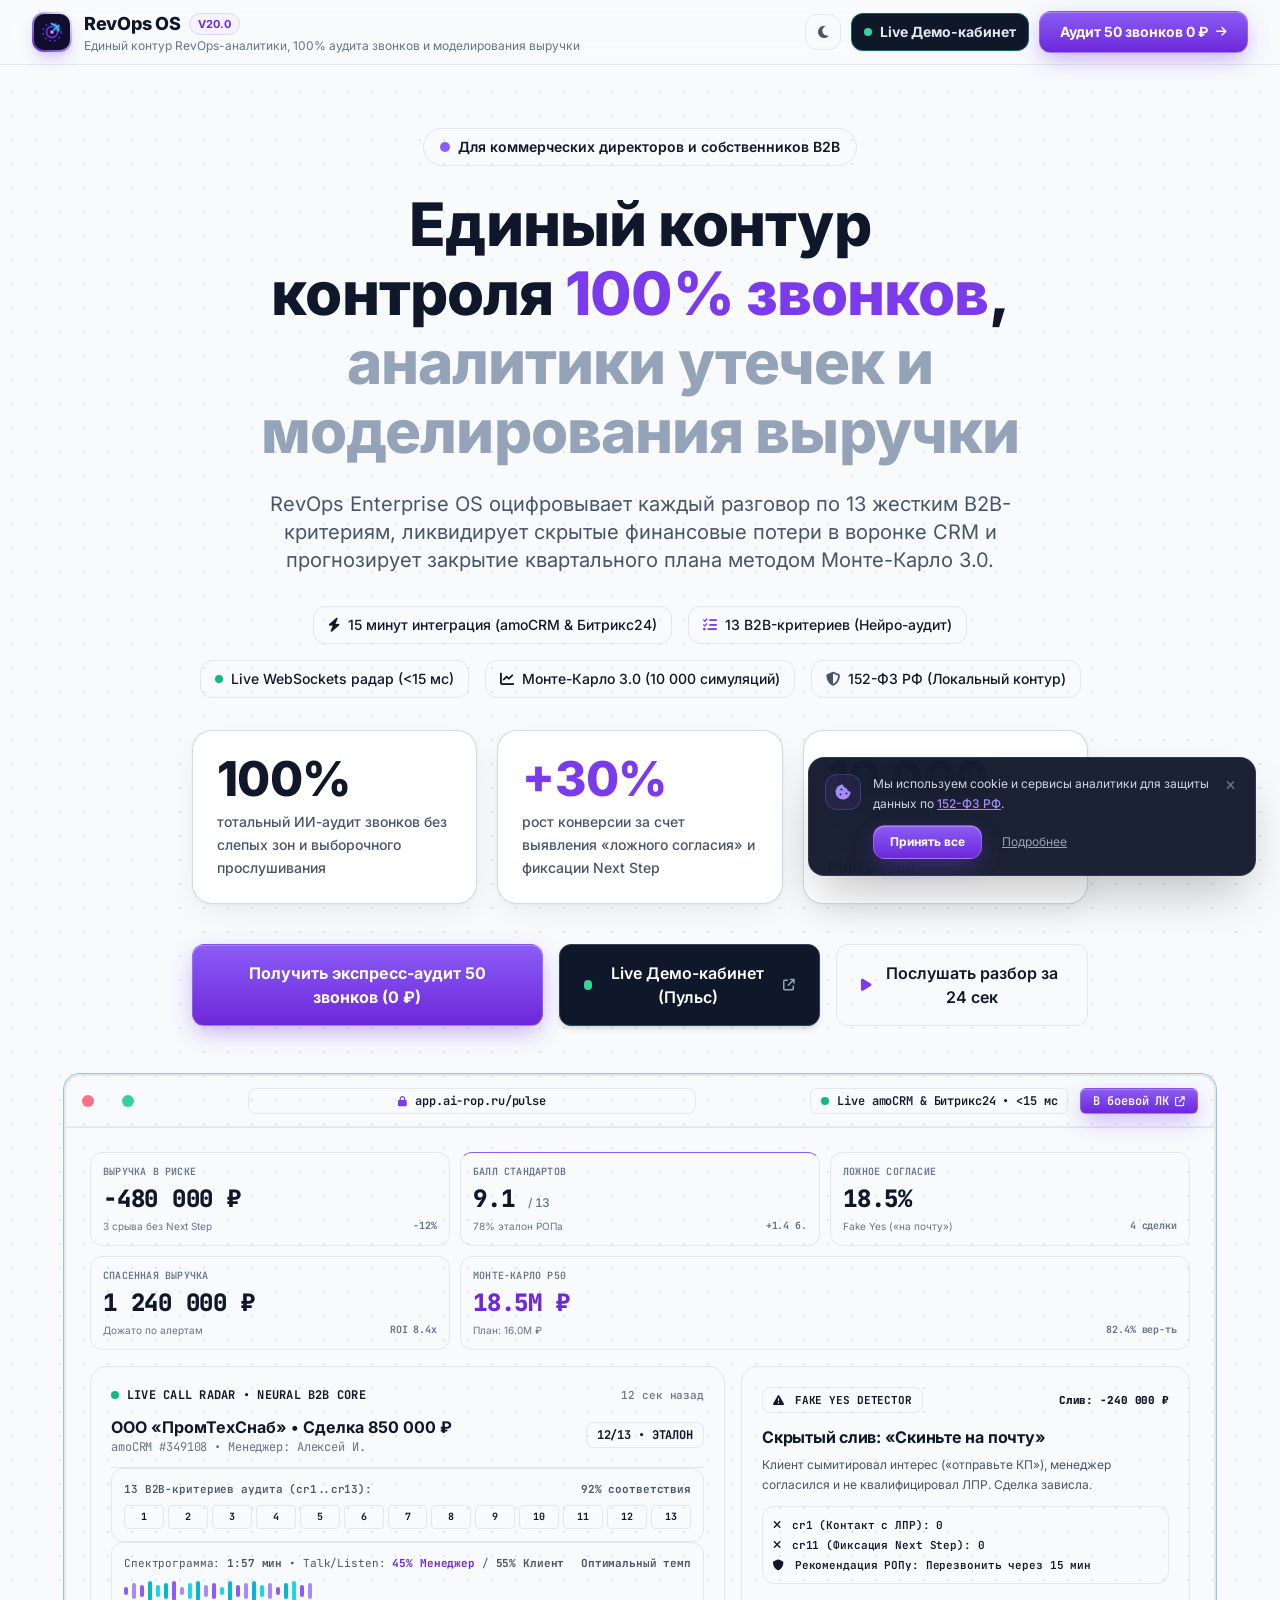
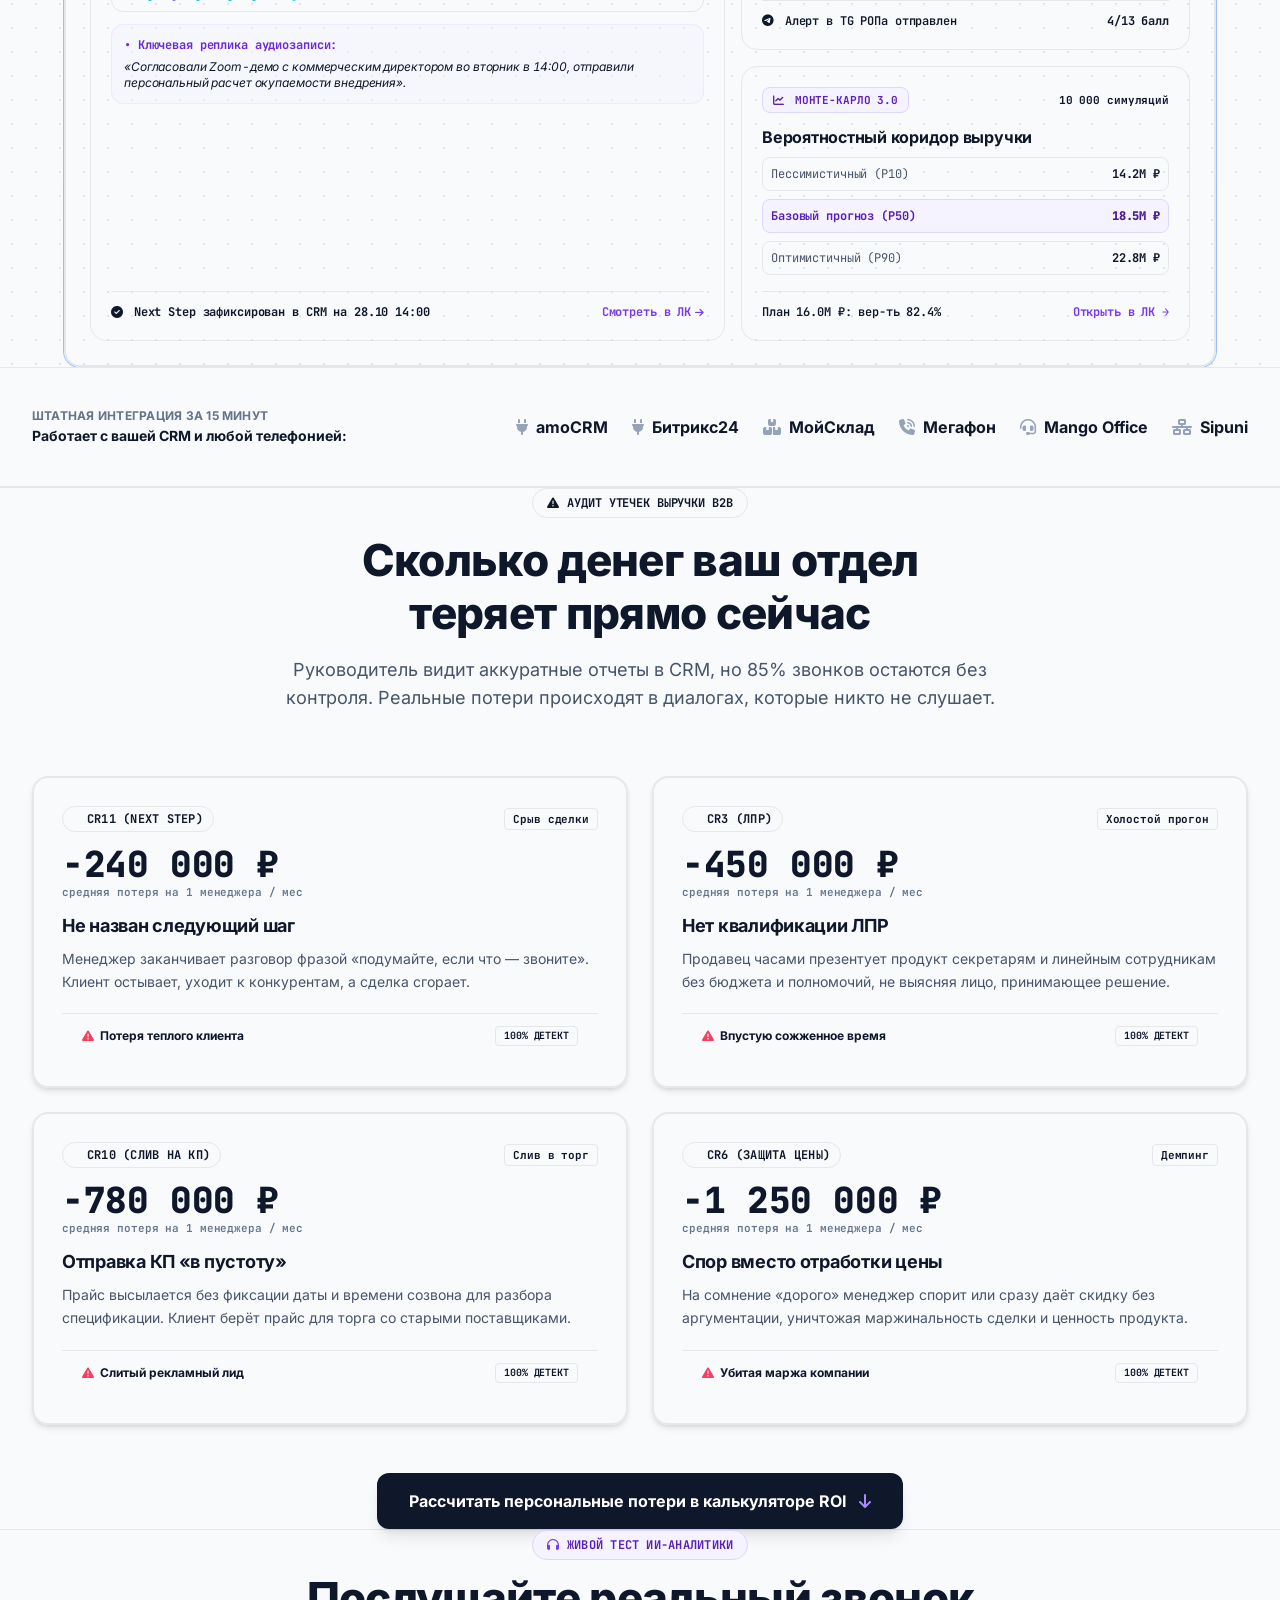
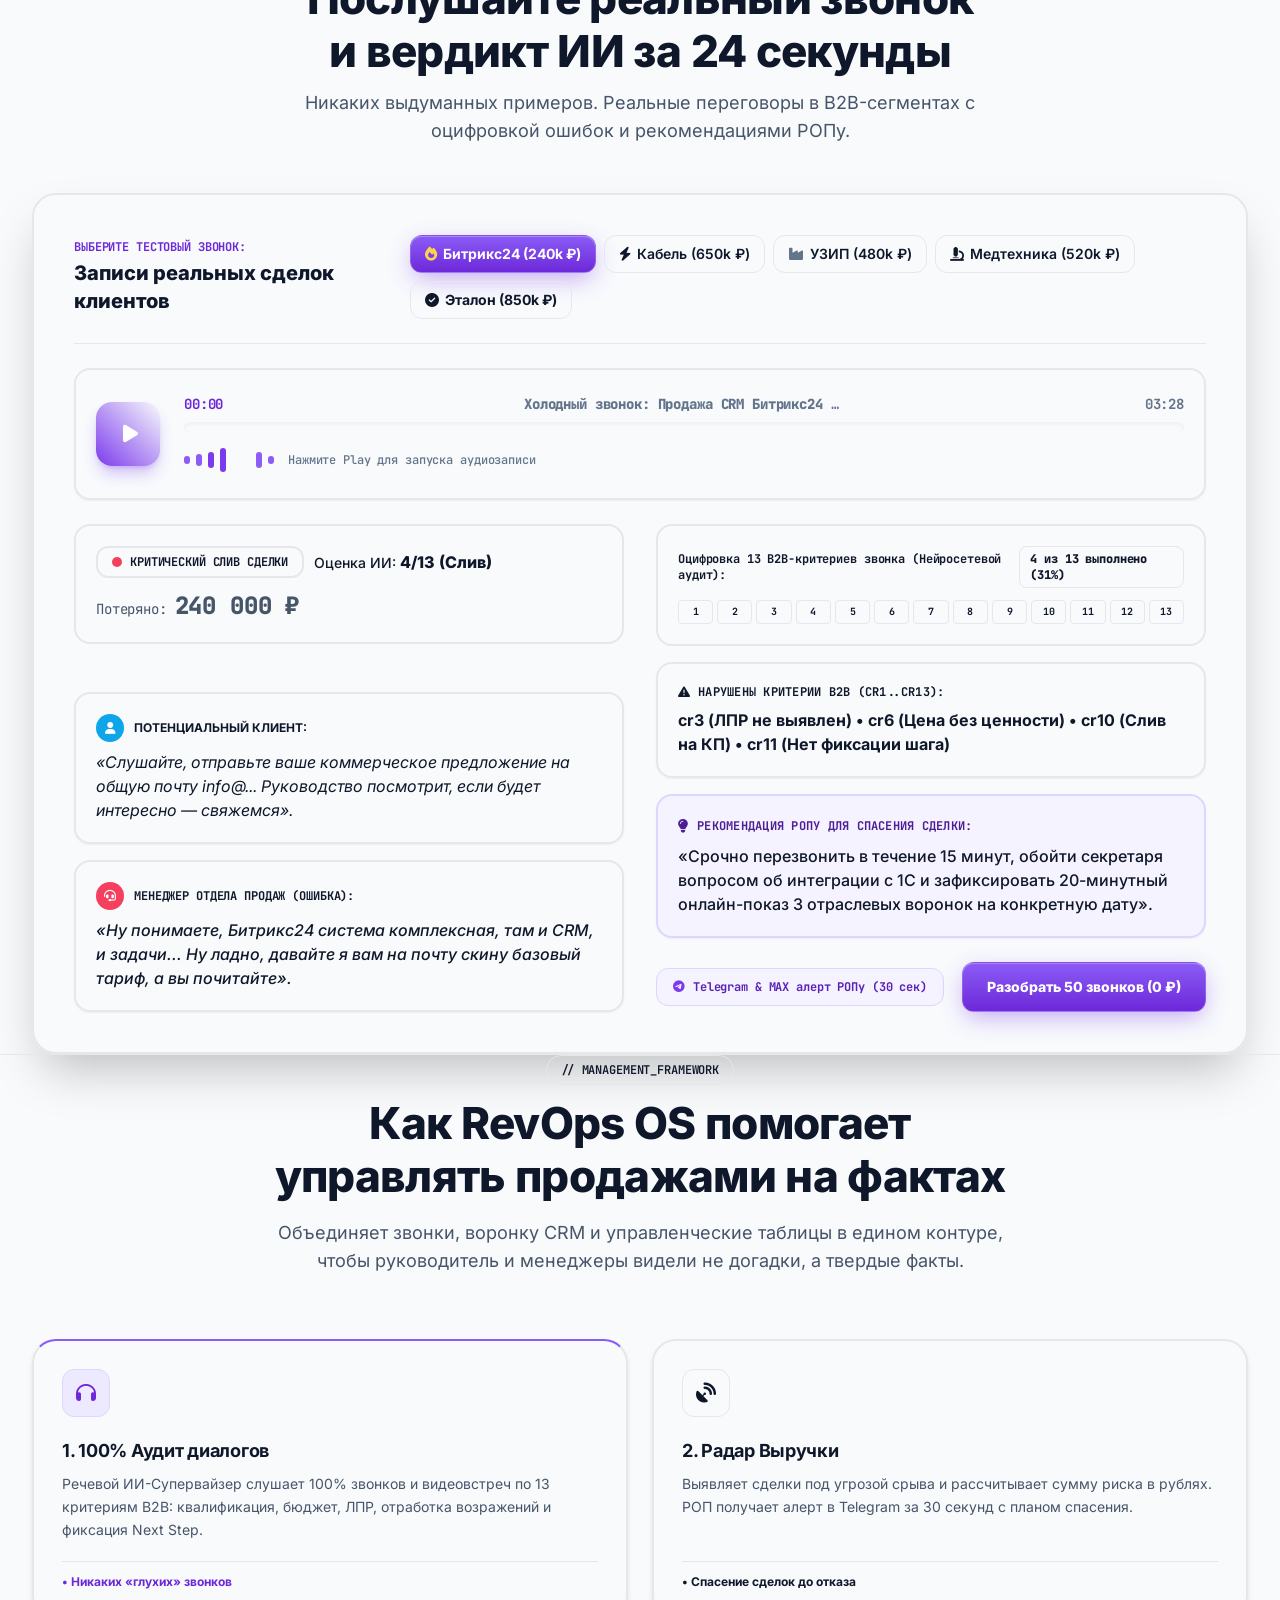
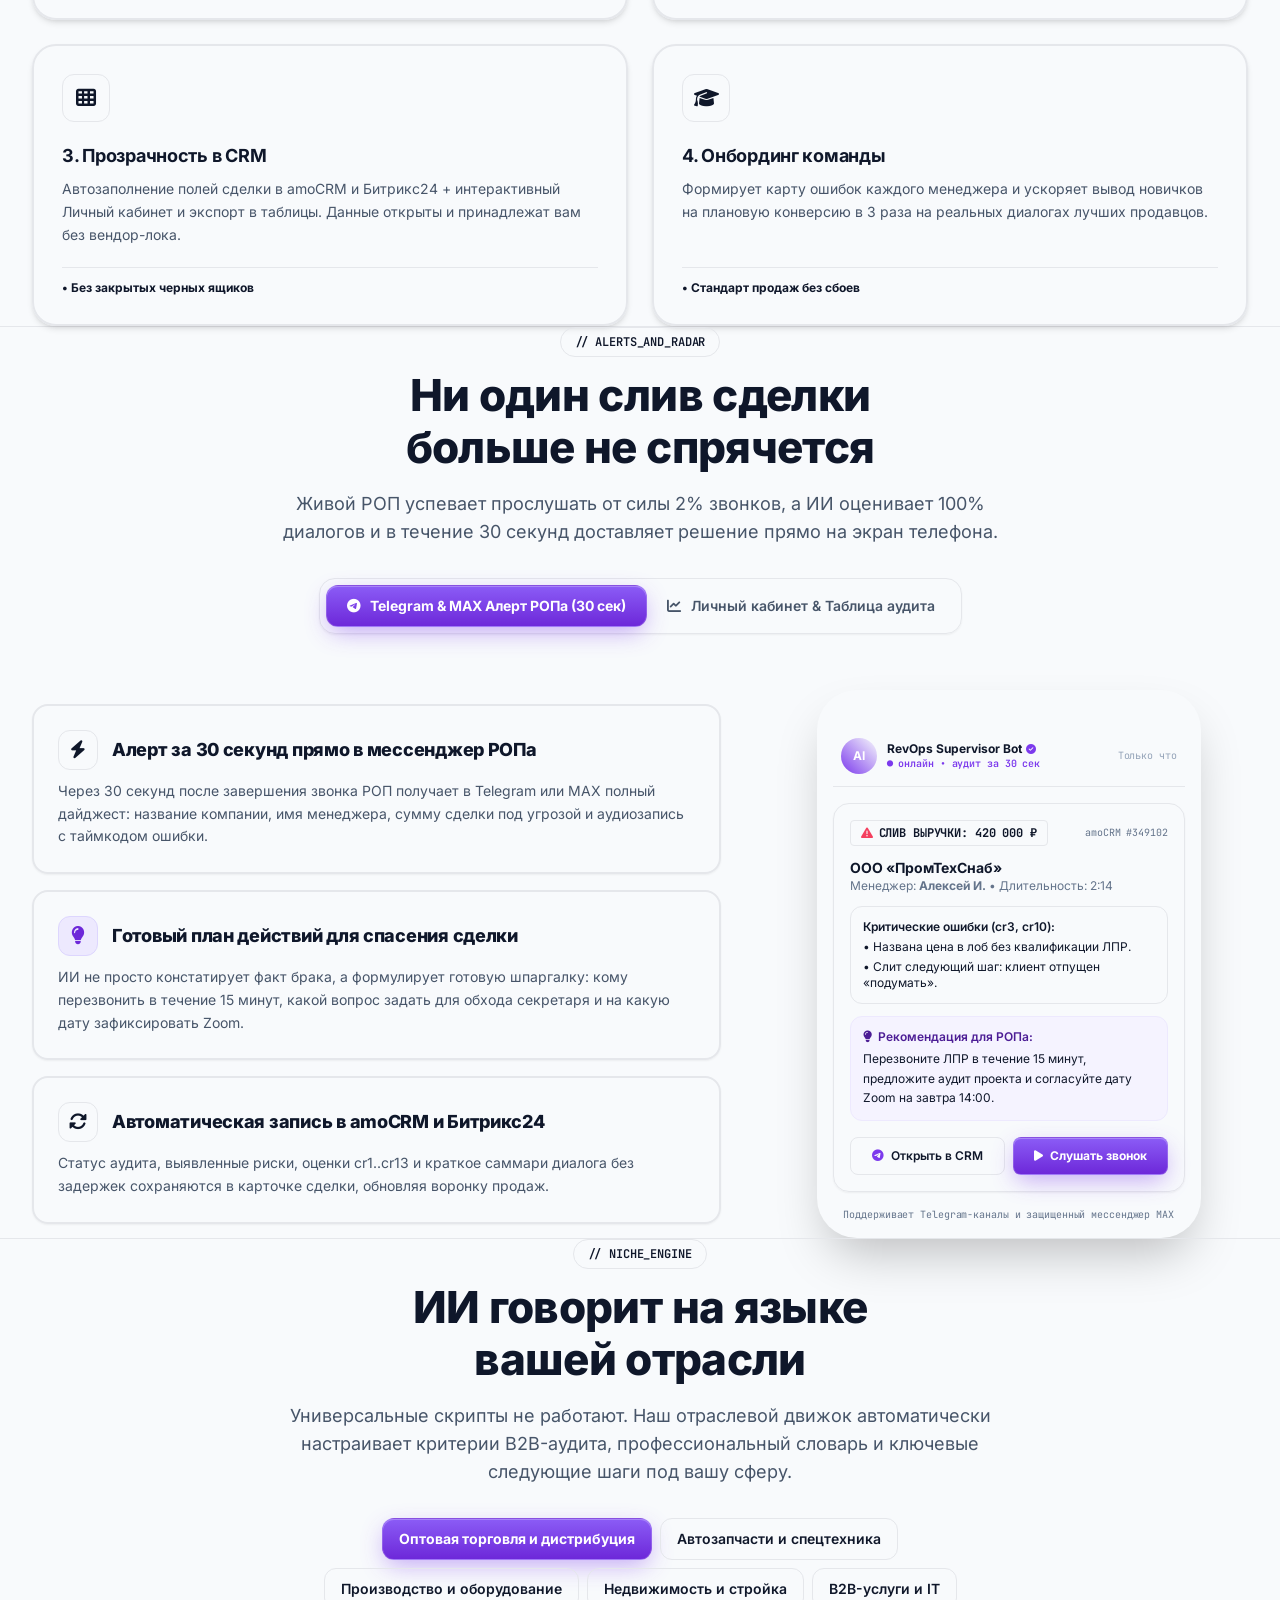
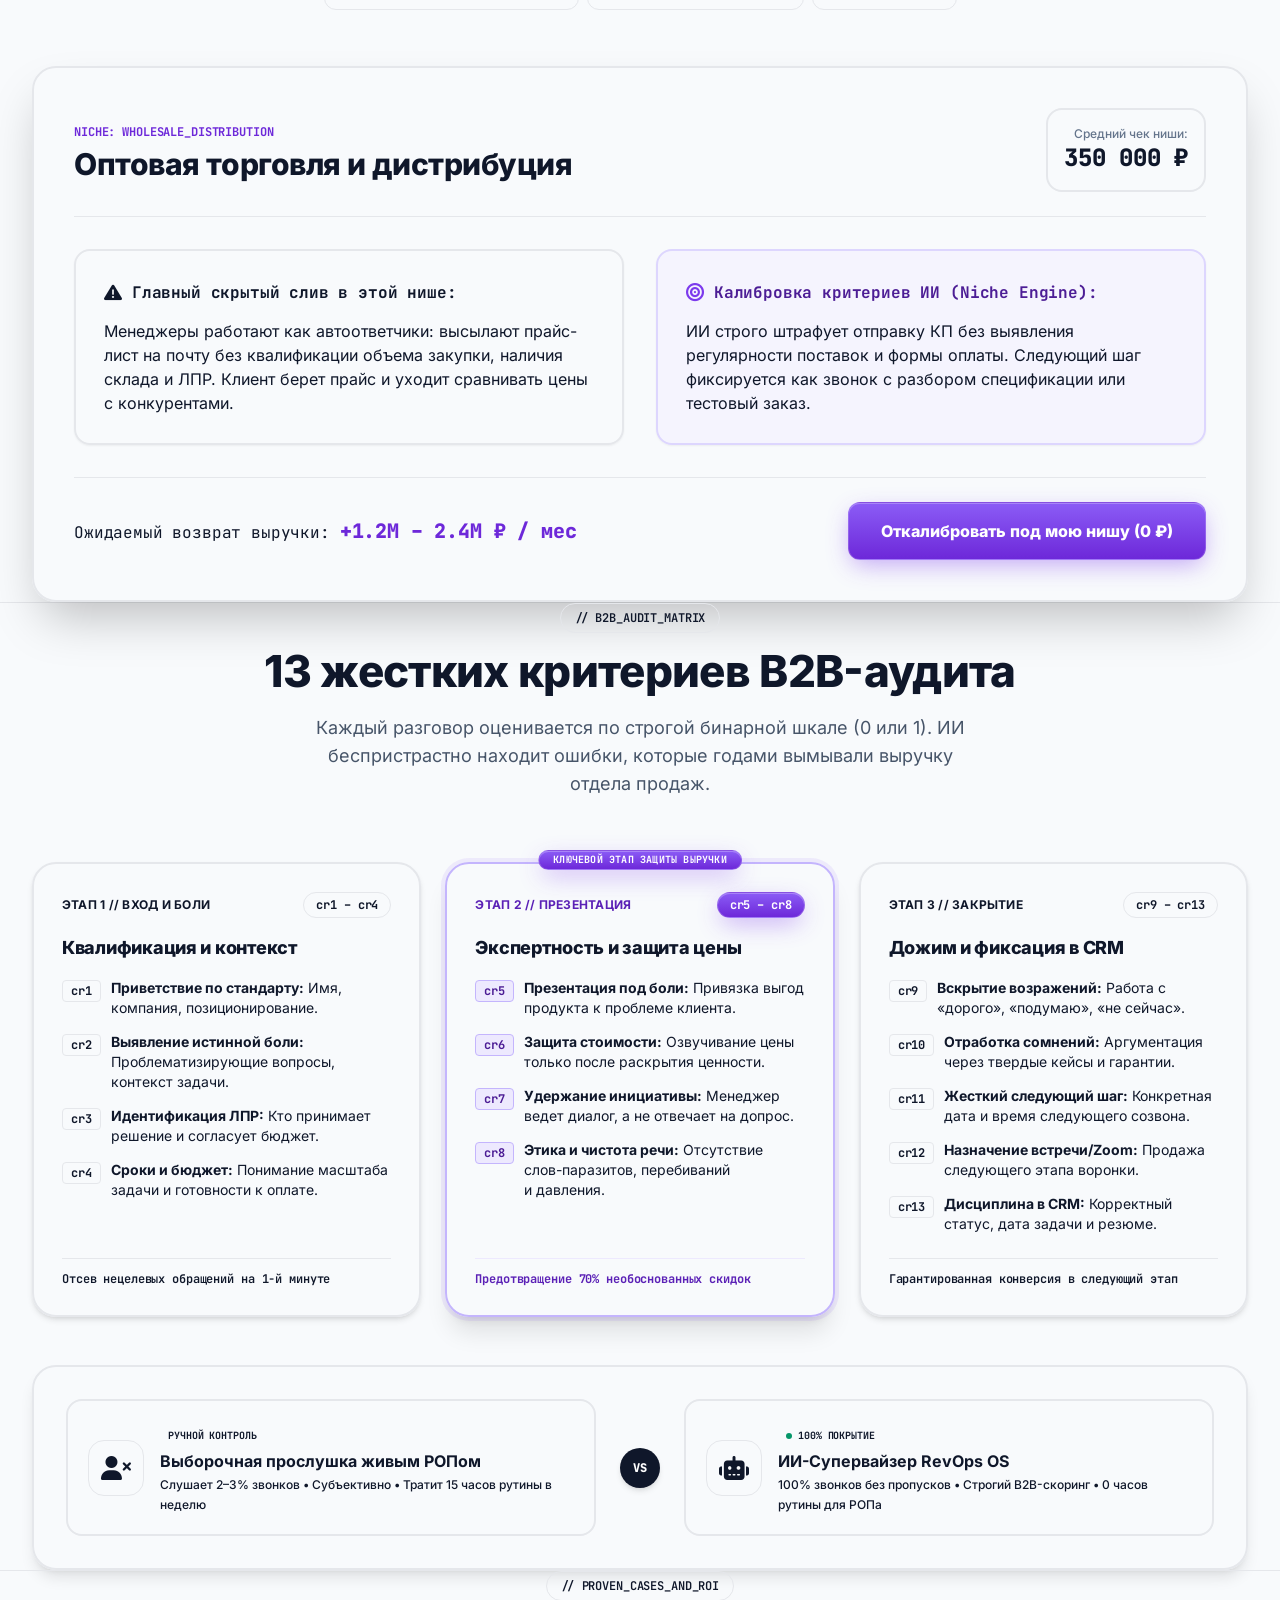
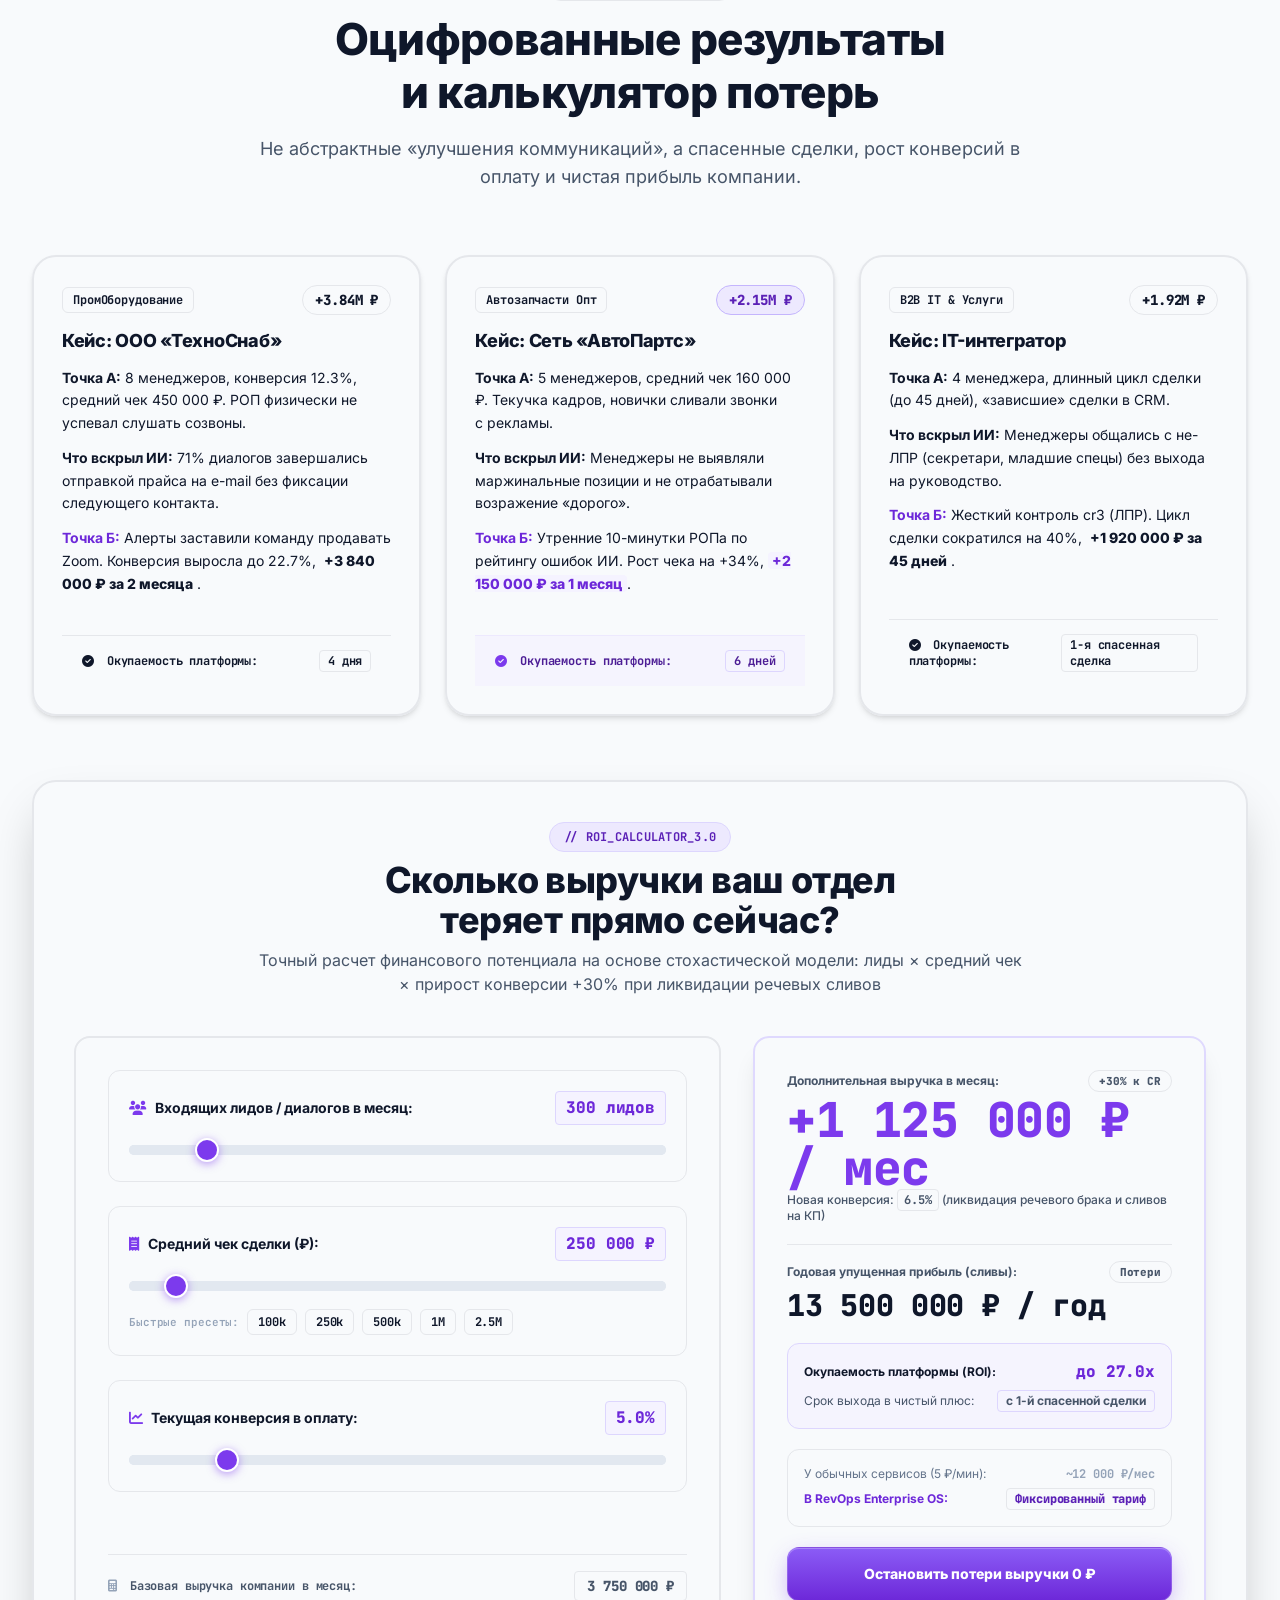
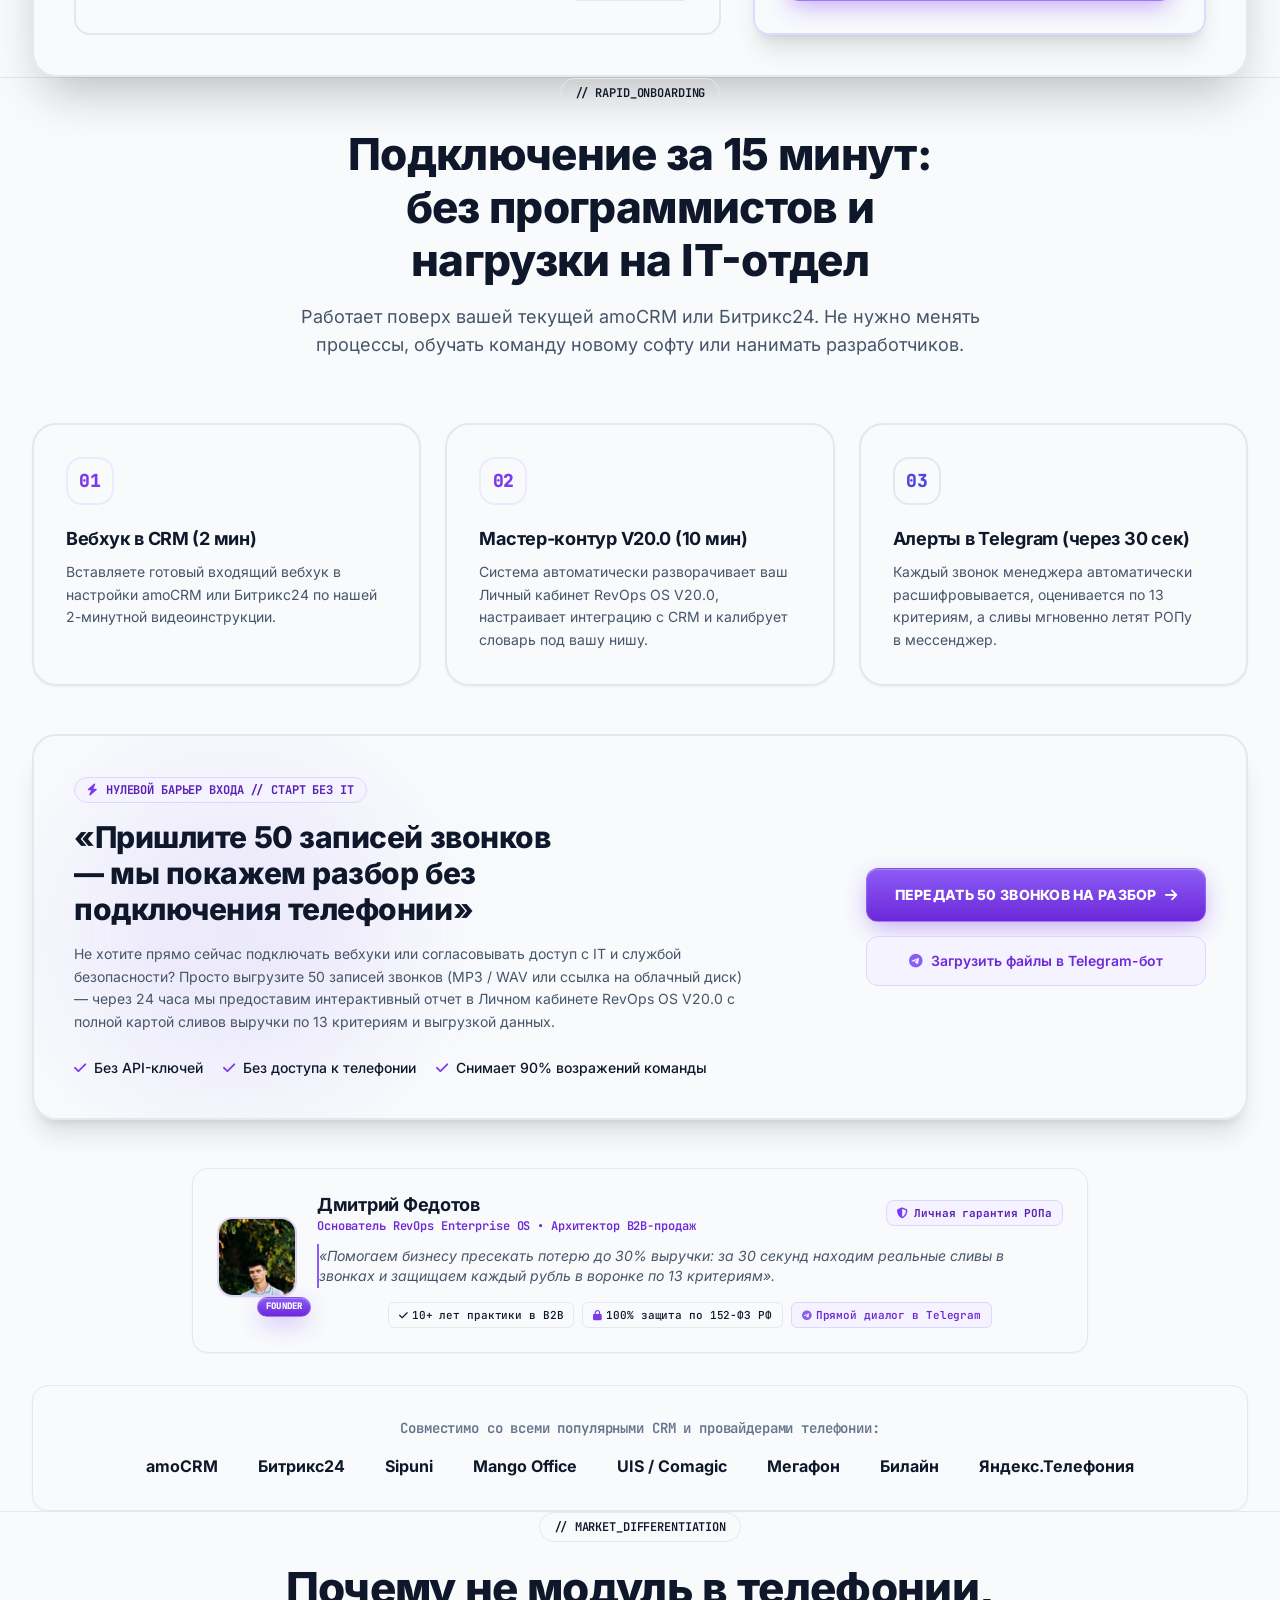
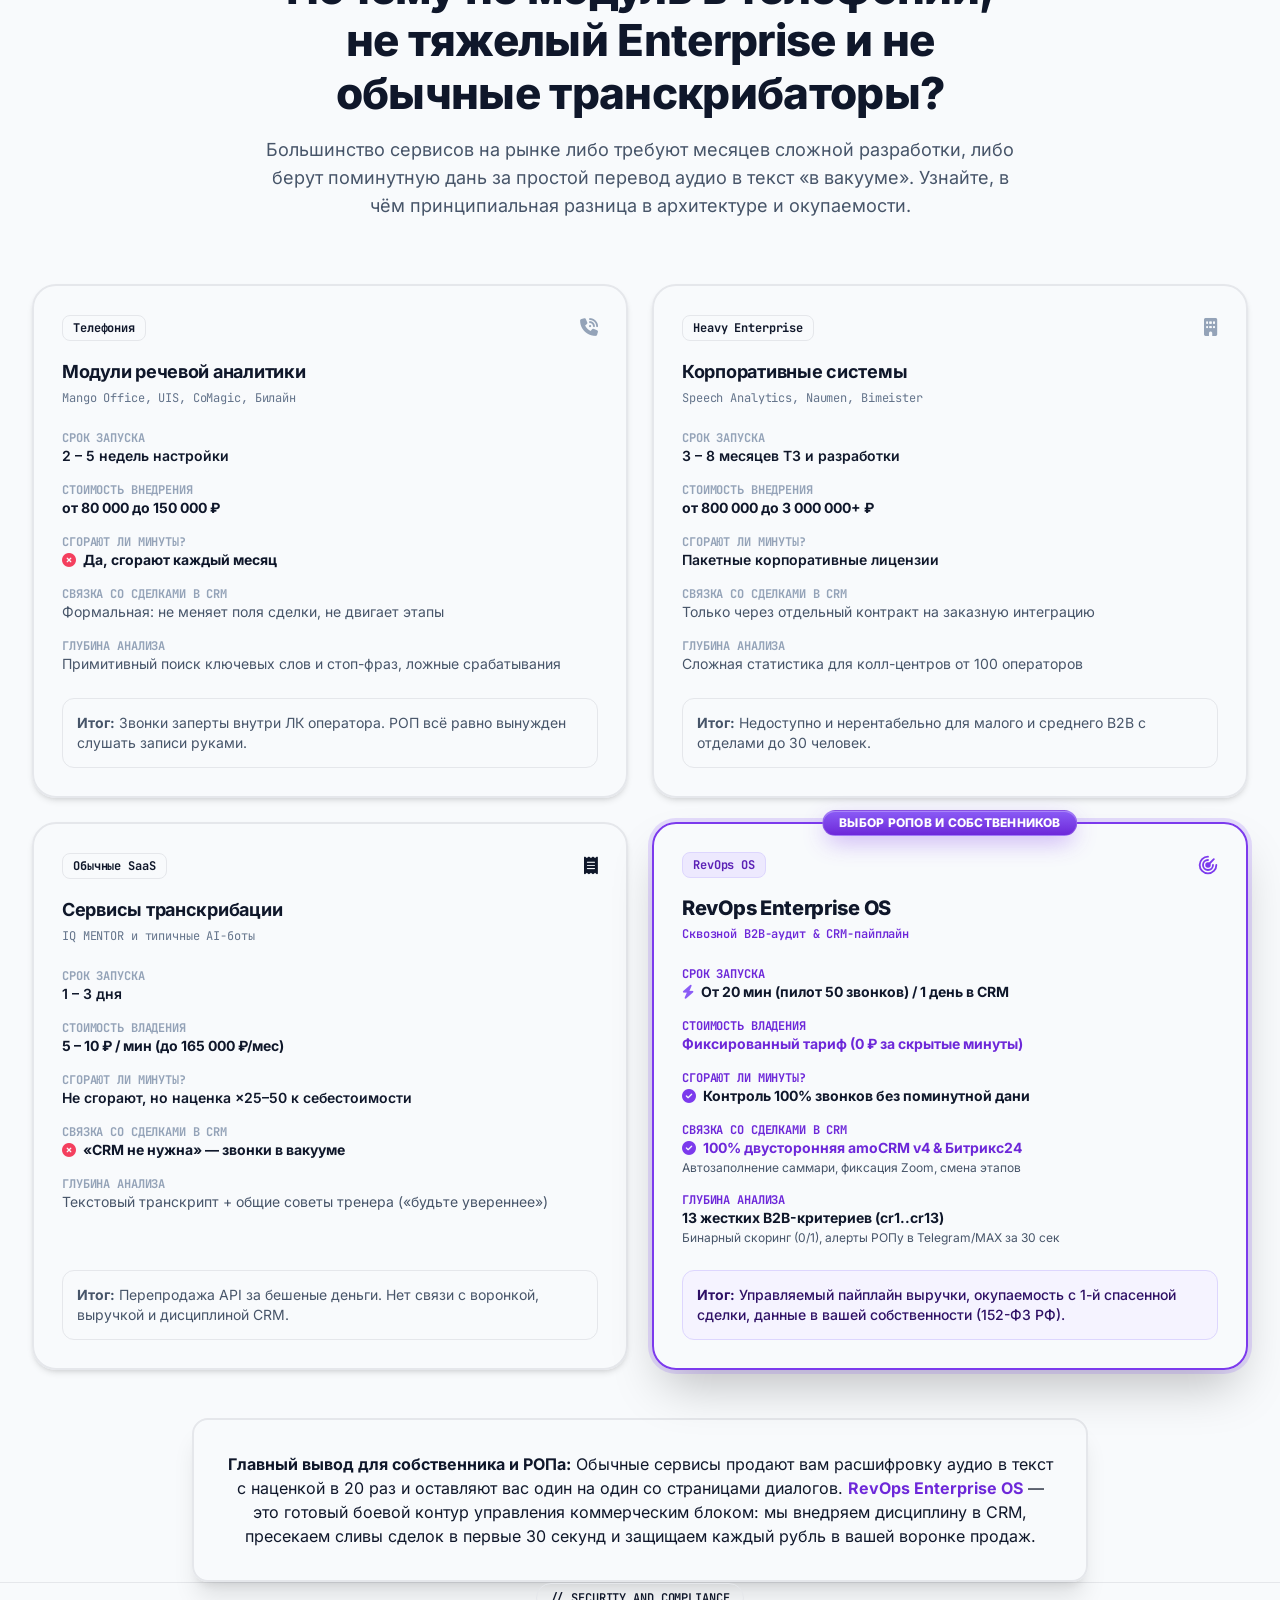
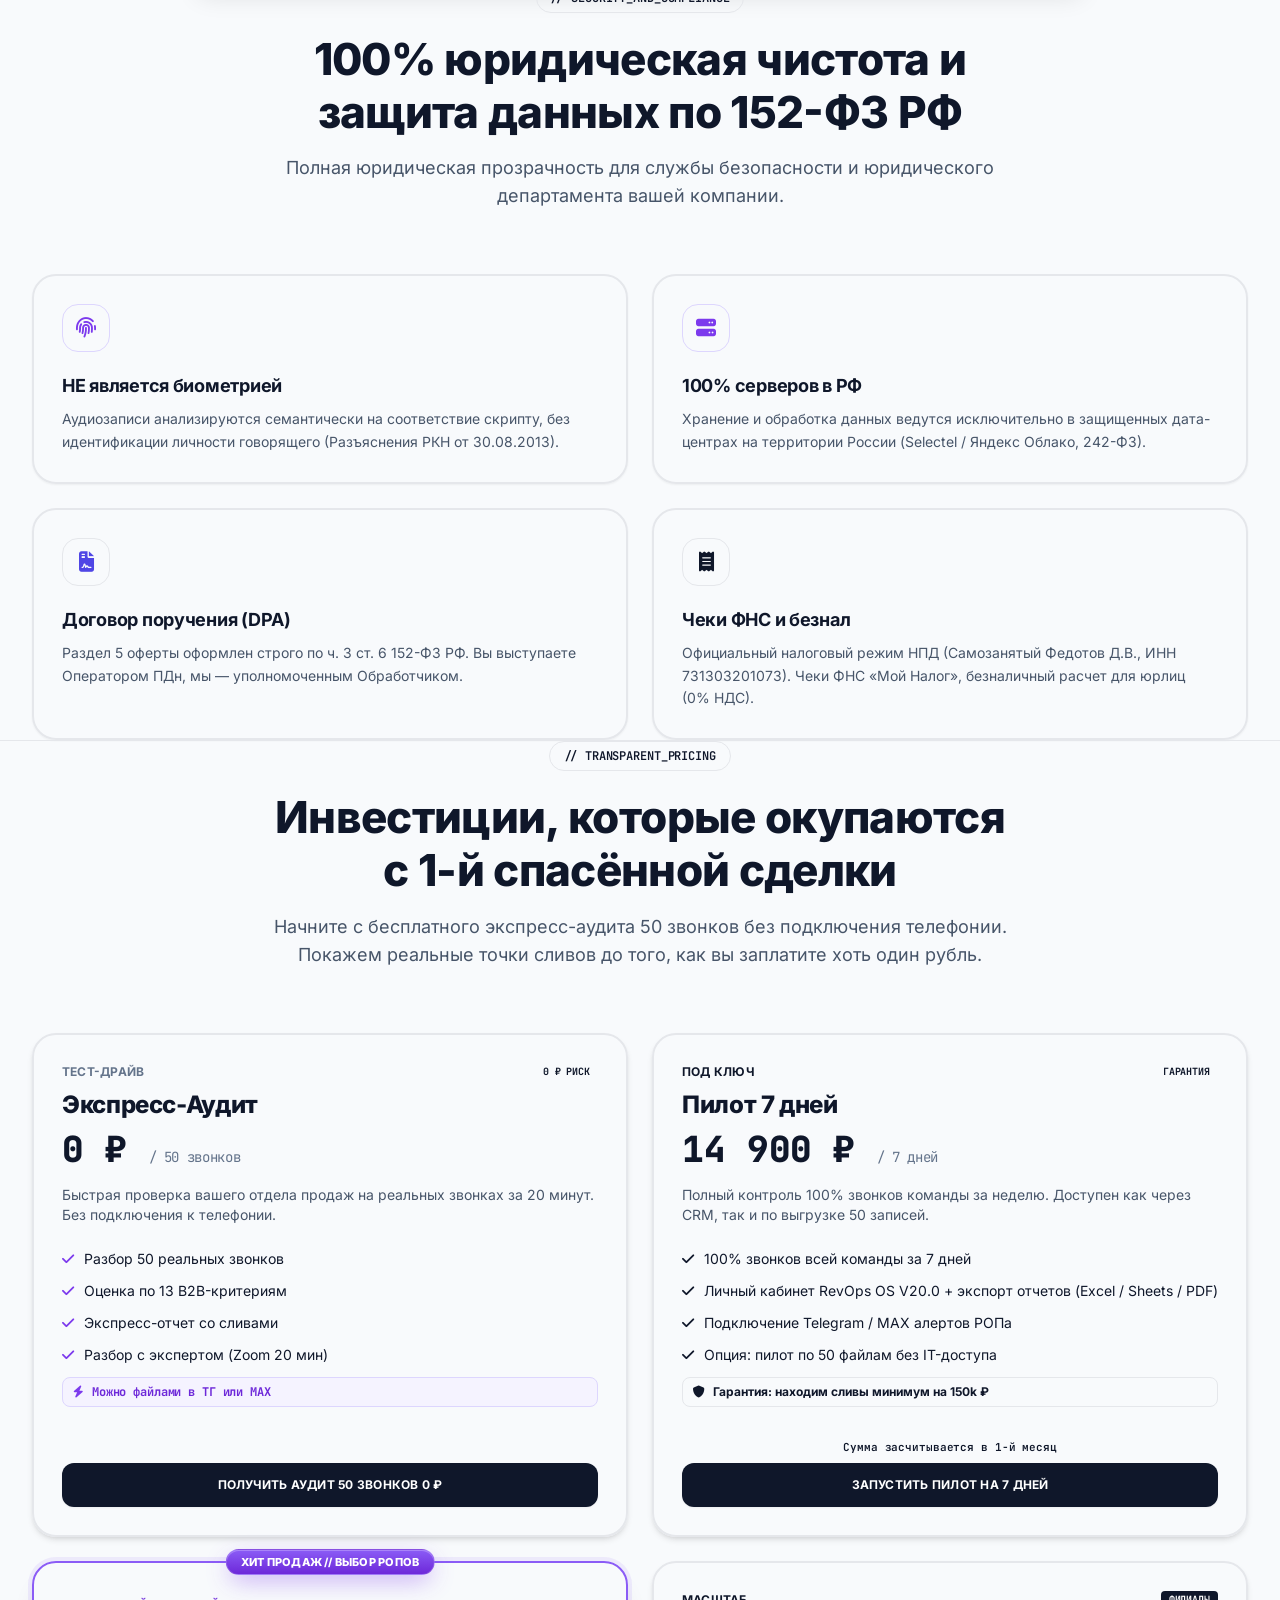
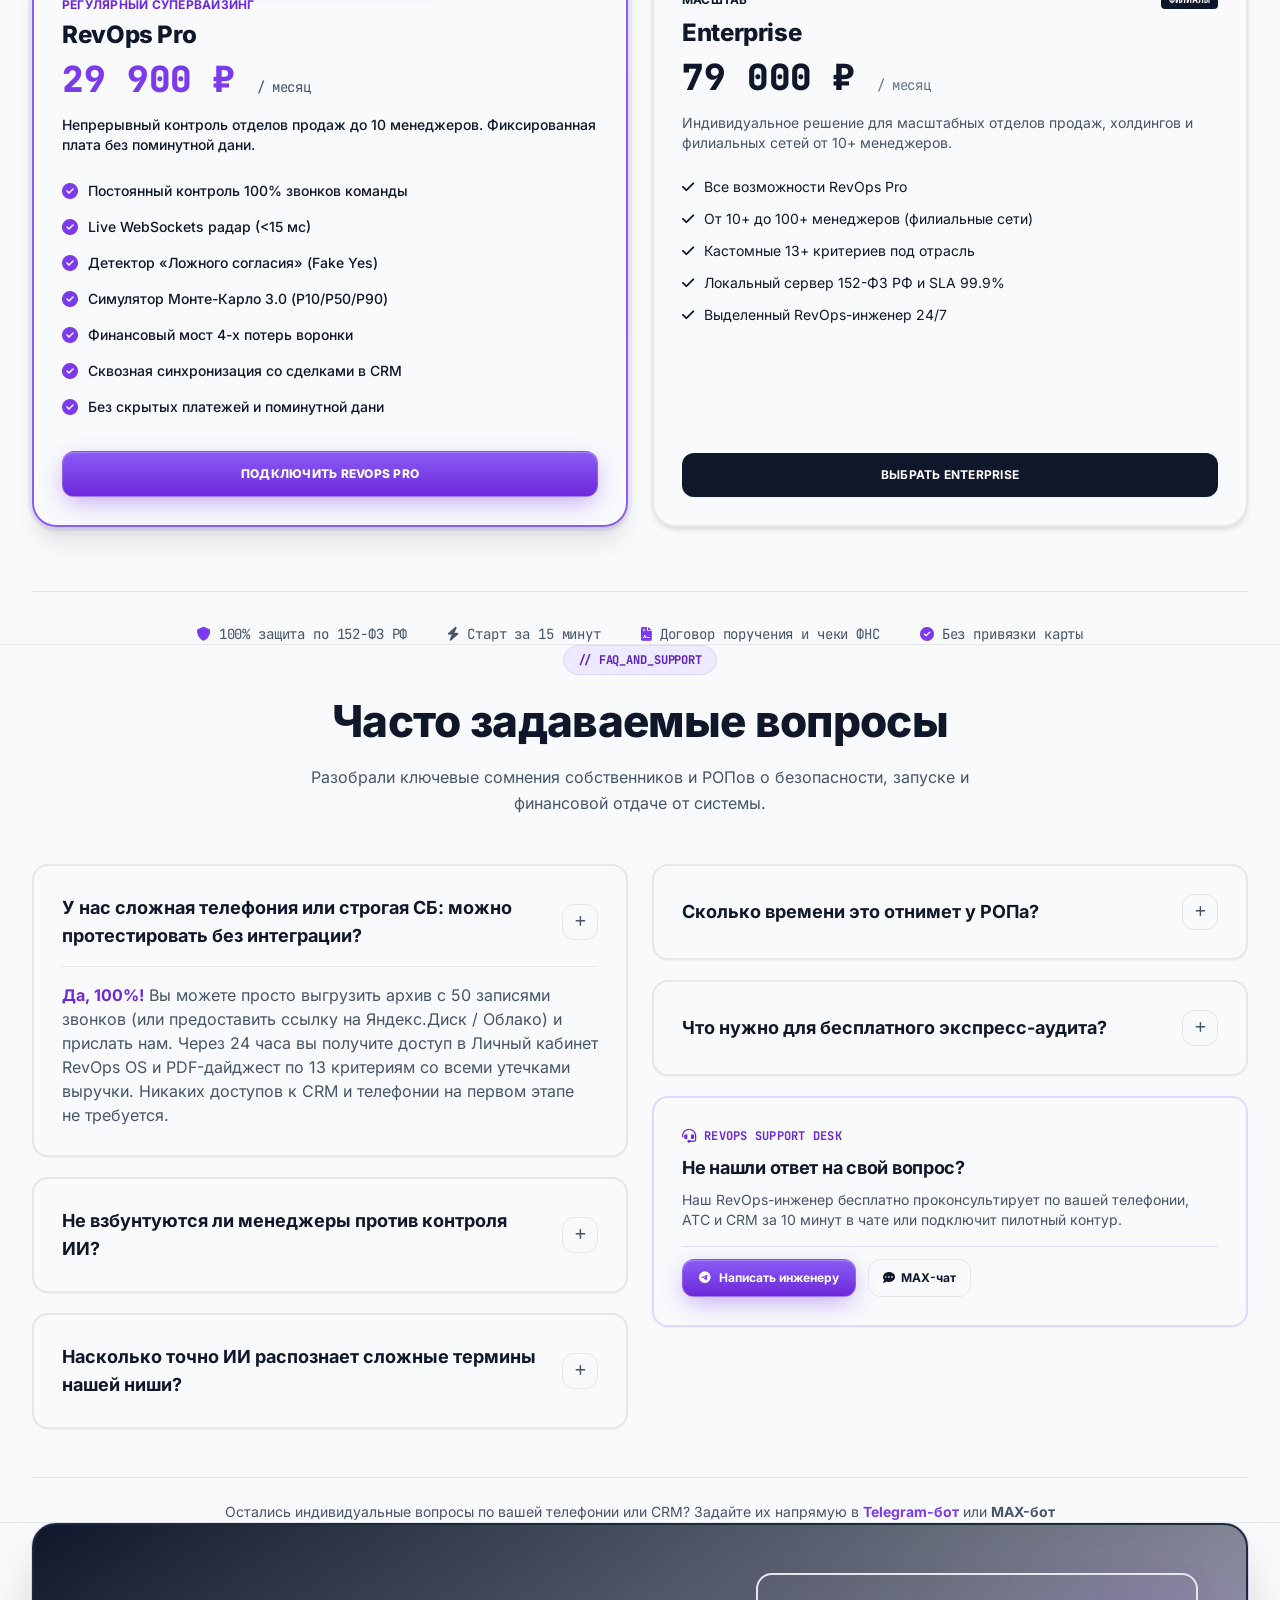
<file: index.html>
<!DOCTYPE html>
<html lang="ru" class="scroll-smooth light" data-theme="light">
<head>
    <meta charset="UTF-8">
    <meta name="mailru-domain" content="vKMK4RN96xwPgv6u">
    <meta name="yandex-verification" content="f5fa645e03fa20a8" />
    <meta name="viewport" content="width=device-width, initial-scale=1.0">
    <title>RevOps Enterprise OS — Единый контур контроля 100% звонков, аналитики утечек и моделирования выручки</title>
    <meta name="description" content="RevOps Enterprise OS: тотальный контроль 100% звонков amoCRM и Битрикс24 по 13 критериям, детектор ложного согласия, стохастический симулятор выручки Монте-Карло 3.0 и алерты РОПу. 152-ФЗ РФ.">
    <meta name="keywords" content="RevOps Enterprise OS, ИИ РОП, цифровой РОП, речевая аналитика, контроль звонков amoCRM, контроль звонков Битрикс24, аудит звонков отдела продаж, сливы сделок, Монте-Карло продажи, ai-rop.ru">
    <link rel="icon" type="image/svg+xml" href="favicon.svg">
    <link rel="apple-touch-icon" href="favicon.svg">
    <link rel="canonical" href="https://ai-rop.ru/">
    
    <!-- OpenGraph & Twitter -->
    <meta property="og:title" content="RevOps Enterprise OS — Контроль 100% звонков и стохастическое моделирование выручки">
    <meta property="og:description" content="Тотальный контроль 100% звонков по 13 B2B-критериям, выявление сливов, стохастический симулятор Монте-Карло 3.0 и алерты РОПу. Подключение за 15 минут. 152-ФЗ РФ.">
    <meta property="og:type" content="website">
    <meta property="og:url" content="https://ai-rop.ru/">
    <meta property="og:site_name" content="RevOps Enterprise OS">
    <meta property="og:locale" content="ru_RU">
    <meta property="og:image" content="https://ai-rop.ru/images/og-preview.png">
    <meta property="og:image:width" content="1200">
    <meta property="og:image:height" content="630">
    <meta name="twitter:card" content="summary_large_image">
    <meta name="twitter:title" content="RevOps Enterprise OS — Радар Выручки и Контроль 100% звонков">
    <meta name="twitter:description" content="Единый контур аналитики звонков, воронки CRM и стохастического прогнозирования выручки отдела продаж. 152-ФЗ РФ.">
    <meta name="twitter:image" content="https://ai-rop.ru/images/og-preview.png">

    <!-- 100% Self-Hosted Assets (152-ФЗ РФ Compliant: No external CDNs) -->
    <link rel="stylesheet" href="css/fonts.css">
    <link rel="stylesheet" href="css/fontawesome.min.css">
    <link rel="stylesheet" href="css/tailwind.min.css?v=20261015-violet">
    <link rel="stylesheet" href="css/violet-palette.css?v=20261026-wide-v24">
    <link rel="stylesheet" href="css/dark-theme.css?v=20261026-wide-v24">

    <!-- Подключение Inter Tight для 100% единства типографики с ЛК -->
    <link rel="preconnect" href="https://fonts.googleapis.com">
    <link rel="preconnect" href="https://fonts.gstatic.com" crossorigin>
    <link href="https://fonts.googleapis.com/css2?family=Inter+Tight:wght@500;600;700;800&family=Inter:wght@400;500;600;700&family=JetBrains+Mono:wght@400;500;600;700&display=swap" rel="stylesheet">

    <!-- Единая синхронизация темы с Личным Кабинетом (Default: Чистая белая FinTech тема) -->
    <script>
        (function () {
            // Принудительный сброс устаревшего кэша старой тёмной темы для всех посетителей
            try {
                if (localStorage.getItem('revops_theme_reset_v20') !== 'done') {
                    localStorage.removeItem('revops_theme_mode');
                    localStorage.removeItem('revops-theme');
                    localStorage.setItem('revops_theme_reset_v20', 'done');
                }
            } catch (e) {}

            var t = 'light'; // Основная тема по умолчанию строго белая
            try {
                var explicit = localStorage.getItem('revops_theme_v20') || localStorage.getItem('revops_theme_mode');
                if (explicit === 'dark' || explicit === 'light') {
                    t = explicit;
                }
            } catch (e) {
                t = 'light';
            }
            document.documentElement.setAttribute('data-theme', t);
            document.documentElement.setAttribute('data-bs-theme', t);
            if (t === 'dark') {
                document.documentElement.classList.add('dark');
                document.documentElement.classList.remove('light');
            } else {
                document.documentElement.classList.add('light');
                document.documentElement.classList.remove('dark');
            }
        })();

        window.addEventListener('storage', function (e) {
            try {
                if (e.key === 'revops-store' && e.newValue) {
                    var parsed = JSON.parse(e.newValue);
                    if (parsed && parsed.state && parsed.state.theme) {
                        var newTheme = parsed.state.theme;
                        if (newTheme === 'dark' || newTheme === 'light') {
                            document.documentElement.setAttribute('data-theme', newTheme);
                            document.documentElement.setAttribute('data-bs-theme', newTheme);
                            if (newTheme === 'dark') {
                                document.documentElement.classList.add('dark');
                                document.documentElement.classList.remove('light');
                            } else {
                                document.documentElement.classList.add('light');
                                document.documentElement.classList.remove('dark');
                            }
                        }
                    }
                } else if ((e.key === 'revops_theme_mode' || e.key === 'revops-theme') && (e.newValue === 'light' || e.newValue === 'dark')) {
                    document.documentElement.setAttribute('data-theme', e.newValue);
                    document.documentElement.setAttribute('data-bs-theme', e.newValue);
                    if (e.newValue === 'dark') {
                        document.documentElement.classList.add('dark');
                        document.documentElement.classList.remove('light');
                    } else {
                        document.documentElement.classList.add('light');
                        document.documentElement.classList.remove('dark');
                    }
                }
            } catch (err) {}
        });
    </script>

    <!-- Yandex.Metrika counter (152-ФЗ РФ Compliant: Localized & Anonymized) -->
    <script type="text/javascript">
        const YM_ID = 113329268; 
        (function(m,e,t,r,i,k,a){m[i]=m[i]||function(){(m[i].a=m[i].a||[]).push(arguments)};
        m[i].l=1*new Date();
        for (var j = 0; j < document.scripts.length; j++) {if (document.scripts[j].src === r) { return; }}
        k=e.createElement(t),a=e.getElementsByTagName(t)[0],k.async=1,k.src=r,a.parentNode.insertBefore(k,a)})
        (window, document, "script", "https://mc.yandex.ru/metrika/tag.js", "ym");

        if (YM_ID && YM_ID !== 0) {
            ym(YM_ID, "init", {
                clickmap: true,
                trackLinks: true,
                trackHash: true,
                accurateTrackBounce: true,
                webvisor: true,
                params: { ip_anonymization: true }
            });
        }
        window.reachMetrikaGoal = function(goalName, params) {
            if (YM_ID && YM_ID !== 0 && typeof ym === 'function') {
                ym(YM_ID, 'reachGoal', goalName, params || {});
            }
        };
    </script>
    <noscript><div><img src="https://mc.yandex.ru/watch/113329268" style="position:absolute; left:-9999px;" alt="" /></div></noscript>

    <style>
        /* Scoped Polish & Modern High-Contrast SaaS Styling */
        body {
            font-family: 'Inter', -apple-system, BlinkMacSystemFont, "Segoe UI", Roboto, sans-serif;
            background-color: #f8fafc;
            color: #0f172a;
            -webkit-font-smoothing: antialiased;
            -moz-osx-font-smoothing: grayscale;
            font-feature-settings: 'rlig' 1, 'calt' 1;
        }
        .font-display { 
            font-family: 'Inter Tight', 'Inter', -apple-system, BlinkMacSystemFont, "Segoe UI", Roboto, sans-serif; 
            letter-spacing: -0.025em;
            text-wrap: balance;
        }
        .font-mono { 
            font-family: 'JetBrains Mono', monospace; 
            font-variant-numeric: tabular-nums;
        }
        h1, h2, h3, h4, h5, h6 {
            text-wrap: balance;
        }
        p, li {
            text-wrap: pretty;
        }
        .tabular-nums {
            font-variant-numeric: tabular-nums;
        }

        /* Light Theme Background Pattern */
        .bg-dot-pattern {
            background-image: radial-gradient(rgba(148, 163, 184, 0.25) 1.2px, transparent 1.2px);
            background-size: 24px 24px;
        }

        /* Modern Bento Cards & Panels with High-Contrast Depth & Elevation */
        .bento-card {
            background: #ffffff;
            border: 1px solid rgba(203, 213, 225, 0.85);
            border-radius: 1.25rem;
            box-shadow: 0 1px 3px rgba(15, 23, 42, 0.04), 0 10px 30px -4px rgba(15, 23, 42, 0.08);
            transition: all 0.3s cubic-bezier(0.16, 1, 0.3, 1);
            position: relative;
        }
        .bento-card:hover {
            border-color: rgba(124, 58, 237, 0.4);
            box-shadow: 0 4px 12px rgba(15, 23, 42, 0.06), 0 20px 40px -8px rgba(124, 58, 237, 0.12);
            transform: translateY(-4px);
        }

        .glass-panel {
            background: rgba(255, 255, 255, 0.98);
            backdrop-filter: blur(16px);
            -webkit-backdrop-filter: blur(16px);
            border: 1px solid rgba(203, 213, 225, 0.9);
            box-shadow: 0 8px 32px -4px rgba(15, 23, 42, 0.1);
        }
        .glass-card {
            background: #ffffff;
            border: 1px solid rgba(203, 213, 225, 0.85);
            border-radius: 1.25rem;
            box-shadow: 0 1px 3px rgba(15, 23, 42, 0.04), 0 10px 30px -4px rgba(15, 23, 42, 0.07);
            transition: all 0.3s cubic-bezier(0.16, 1, 0.3, 1);
        }
        .glass-card:hover {
            border-color: rgba(124, 58, 237, 0.4);
            transform: translateY(-4px);
            box-shadow: 0 20px 40px -8px rgba(124, 58, 237, 0.12);
        }

        .glow-emerald {
            box-shadow: 0 0 35px -5px rgba(124, 58, 237, 0.3);
        }
        .glow-cyan {
            box-shadow: 0 0 35px -5px rgba(74, 29, 150, 0.45);
        }
        .glow-rose {
            box-shadow: 0 0 35px -5px rgba(244, 63, 94, 0.3);
        }

        /* Custom Slider Styling with emerald track accent */
        input[type=range] {
            -webkit-appearance: none;
            appearance: none;
            width: 100%;
            background: #e2e8f0;
            height: 10px;
            border-radius: 9999px;
            outline: none;
            accent-color: #7c3aed;
        }
        input[type=range]::-webkit-slider-runnable-track {
            height: 10px;
            border-radius: 9999px;
            background: #e2e8f0;
        }
        input[type=range]::-webkit-slider-thumb {
            -webkit-appearance: none;
            appearance: none;
            height: 24px;
            width: 24px;
            margin-top: -7px;
            border-radius: 50%;
            background: #7c3aed;
            cursor: pointer;
            box-shadow: 0 2px 8px rgba(124, 58, 237, 0.5);
            border: 2.5px solid #ffffff;
            transition: transform 0.15s ease, box-shadow 0.15s ease;
        }
        input[type=range]::-webkit-slider-thumb:hover {
            transform: scale(1.15);
            box-shadow: 0 4px 14px rgba(124, 58, 237, 0.7);
        }
        input[type=range]::-moz-range-track {
            height: 10px;
            border-radius: 9999px;
            background: #e2e8f0;
        }
        input[type=range]::-moz-range-thumb {
            height: 24px;
            width: 24px;
            border-radius: 50%;
            background: #7c3aed;
            cursor: pointer;
            border: 2.5px solid #ffffff;
            box-shadow: 0 2px 8px rgba(124, 58, 237, 0.5);
        }

        /* Form Inputs */
        input[type="text"], input[type="tel"], input[type="email"], select, textarea {
            background-color: #ffffff;
            color: #0f172a;
            border: 1.5px solid #cbd5e1;
            transition: border-color 0.2s ease, box-shadow 0.2s ease;
        }
        input[type="text"]:focus, input[type="tel"]:focus, input[type="email"]:focus, select:focus, textarea:focus {
            border-color: #7c3aed;
            outline: none;
            box-shadow: 0 0 0 3px rgba(124, 58, 237, 0.15);
        }
        input::placeholder, textarea::placeholder {
            color: #94a3b8;
        }

        /* Waveform Animation */
        @keyframes pulseBar {
            0%, 100% { height: 6px; }
            50% { height: 28px; }
        }
        .wave-bar.playing {
            animation: pulseBar 0.8s ease-in-out infinite;
        }
        .wave-bar:nth-child(2) { animation-delay: 0.15s; }
        .wave-bar:nth-child(3) { animation-delay: 0.3s; }
        .wave-bar:nth-child(4) { animation-delay: 0.45s; }
        .wave-bar:nth-child(5) { animation-delay: 0.2s; }
        .wave-bar:nth-child(6) { animation-delay: 0.5s; }
        .wave-bar:nth-child(7) { animation-delay: 0.1s; }
        .wave-bar:nth-child(8) { animation-delay: 0.35s; }

        /* SELECTION */
        ::selection{background:#7c3aed;color:#fff}

        /* Custom scrollbar */
        ::-webkit-scrollbar { width: 8px; height: 8px; }
        ::-webkit-scrollbar-track { background: #f1f5f9; }
        ::-webkit-scrollbar-thumb { background: #cbd5e1; border-radius: 4px; }
        ::-webkit-scrollbar-thumb:hover { background: #94a3b8; }

        /* Theme Toggle Icon Visibility */
        html[data-theme="light"] .icon-sun,
        html:not([data-theme="dark"]) .icon-sun {
            display: none !important;
        }
        html[data-theme="light"] .icon-moon,
        html:not([data-theme="dark"]) .icon-moon {
            display: inline-block !important;
        }
        html[data-theme="dark"] .icon-moon {
            display: none !important;
        }
        html[data-theme="dark"] .icon-sun {
            display: inline-block !important;
        }

        /* Arbitrary Tailwind JIT utilities polyfill */
        .w-\[700px\] { width: 700px; }
        .h-\[350px\] { height: 350px; }
        .blur-\[130px\] { filter: blur(130px); -webkit-filter: blur(130px); }
        .leading-\[1\.1\] { line-height: 1.1; }
        .leading-\[1\.15\] { line-height: 1.15; }
        .text-\[10px\] { font-size: 10px; line-height: 14px; }
        .text-\[11px\] { font-size: 11px; line-height: 16px; }
        .rounded-\[10px\] { border-radius: 10px; }
        .rounded-\[40px\] { border-radius: 40px; }
        .min-h-\[44px\] { min-height: 44px; }

        /* Responsive Grid Spans and Accordion Overrides */
        @media (min-width: 1024px) {
            .lg\:col-span-4 { grid-column: span 4 / span 4 !important; }
            .lg\:col-span-5 { grid-column: span 5 / span 5 !important; }
            .lg\:col-span-7 { grid-column: span 7 / span 7 !important; }
            .lg\:col-span-8 { grid-column: span 8 / span 8 !important; }
        }

        /* ==========================================================================
           TIER-1 SAAS UNIFIED LANDING THEME (SYNCHRONIZED WITH REVOPS OS V20.0 LK)
           ========================================================================== */
        :root {
            --font-display: 'Inter', -apple-system, BlinkMacSystemFont, 'Segoe UI', Roboto, sans-serif;
        }
        .font-display, h1, h2, h3, h4 {
            font-family: var(--font-display) !important;
            letter-spacing: -0.015em !important;
        }

        /* ИСПРАВЛЕНИЕ КОНТРАСТА ФИОЛЕТОВЫХ КНОПОК В ОБЕИХ ТЕМАХ */
        .bg-violet-500.text-slate-950,
        .bg-violet-600.text-white,
        a.bg-violet-500,
        button.bg-violet-500,
        button.bg-violet-600 {
            background: linear-gradient(180deg, #8b5cf6 0%, #6d28d9 100%) !important;
            color: #ffffff !important;
            border: 1px solid rgba(255, 255, 255, 0.18) !important;
            box-shadow: inset 0 1px 0 rgba(255, 255, 255, 0.25), 0 8px 24px -4px rgba(124, 58, 237, 0.45) !important;
        }
        a.bg-violet-500:hover,
        button.bg-violet-500:hover,
        button.bg-violet-600:hover {
            background: linear-gradient(180deg, #9333ea 0%, #7c3aed 100%) !important;
            box-shadow: inset 0 1px 0 rgba(255, 255, 255, 0.35), 0 12px 30px -4px rgba(124, 58, 237, 0.65) !important;
        }

        /* ==========================================================================
           ОБСИДИАНОВАЯ ТЁМНАЯ ТЕМА (ИСПРАВЛЕННАЯ)
           ========================================================================== */
        html[data-theme="dark"] body {
            background-color: #0B1120 !important; /* Более мягкий тёмно-синий вместо глухого чёрного */
            color: #F8FAFC !important;
        }

        /* Шапка в стиле Linear / Vercel */
        html[data-theme="dark"] header {
            background: rgba(11, 17, 32, 0.85) !important;
            backdrop-filter: blur(20px) !important;
            -webkit-backdrop-filter: blur(20px) !important;
            border-bottom: 1px solid rgba(255, 255, 255, 0.08) !important;
        }

        /* Фоны секций: добавляем лёгкий паттерн и градиент, чтобы не было "чёрных дыр" */
        html[data-theme="dark"] section.bg-white,
        html[data-theme="dark"] section.bg-slate-50,
        html[data-theme="dark"] section.bg-slate-50\/80,
        html[data-theme="dark"] section.bg-slate-100,
        html[data-theme="dark"] section#cta {
            background-color: #0B1120 !important;
            background-image:
                radial-gradient(ellipse 65% 40% at 50% 0%, rgba(139, 92, 246, 0.12), transparent 70%),
                radial-gradient(rgba(255, 255, 255, 0.03) 1px, transparent 1px) !important;
            background-size: 100% 100%, 32px 32px !important;
            border-color: #1E293B !important;
        }

        /* Унификация карточек: делаем их заметно светлее фона */
        html[data-theme="dark"] .bento-card,
        html[data-theme="dark"] .glass-card,
        html[data-theme="dark"] .rounded-3xl.bg-white,
        html[data-theme="dark"] .rounded-3xl.bg-slate-50,
        html[data-theme="dark"] .rounded-3xl.bg-slate-50\/80,
        html[data-theme="dark"] .rounded-2xl.bg-white,
        html[data-theme="dark"] .rounded-2xl.bg-slate-50,
        html[data-theme="dark"] .rounded-2xl.bg-slate-50\/80,
        html[data-theme="dark"] details.bg-white,
        html[data-theme="dark"] .bg-white:not(section),
        html[data-theme="dark"] .bg-slate-50:not(section) {
            background: #1E293B !important; /* Сланцево-серый, контрастный */
            border: 1px solid #334155 !important;
            box-shadow: 0 10px 30px -10px rgba(0, 0, 0, 0.5), inset 0 1px 0 rgba(255, 255, 255, 0.05) !important;
            color: #F8FAFC !important;
        }

        html[data-theme="dark"] .bento-card:hover,
        html[data-theme="dark"] .glass-card:hover,
        html[data-theme="dark"] details.bg-white:hover {
            border-color: rgba(139, 92, 246, 0.5) !important;
            box-shadow: 0 0 20px rgba(139, 92, 246, 0.15), 0 15px 30px -10px rgba(0, 0, 0, 0.6) !important;
        }

        /* Выделенная карточка тарифа RevOps Pro и колонка сравнения */
        html[data-theme="dark"] .border-violet-500 {
            background: linear-gradient(180deg, rgba(124, 58, 237, 0.15) 0%, #1E293B 100%) !important;
            border-color: #8B5CF6 !important;
            box-shadow: 0 20px 40px -10px rgba(124, 58, 237, 0.3), inset 0 1px 0 rgba(255, 255, 255, 0.1) !important;
        }

        /* Вложенные плашки и микро-контейнеры */
        html[data-theme="dark"] .bg-slate-50,
        html[data-theme="dark"] .bg-slate-100 {
            background-color: #0F172A !important;
            border-color: #334155 !important;
            color: #CBD5E1 !important;
        }

        /* Типографика в тёмной теме */
        html[data-theme="dark"] .text-slate-900,
        html[data-theme="dark"] .text-slate-800 {
            color: #F8FAFC !important;
        }
        html[data-theme="dark"] .text-slate-700,
        html[data-theme="dark"] .text-slate-600 {
            color: #CBD5E1 !important;
        }
        html[data-theme="dark"] .text-slate-500,
        html[data-theme="dark"] .text-slate-400 {
            color: #94A3B8 !important;
        }
        html[data-theme="dark"] .text-violet-600,
        html[data-theme="dark"] .text-violet-700,
        html[data-theme="dark"] .text-violet-800 {
            color: #A78BFA !important;
        }

        /* Градиент на главном заголовке H1 в стиле Linear */
        html[data-theme="dark"] h1.font-display {
            color: #FFFFFF !important;
            text-shadow: 0 0 40px rgba(139, 92, 246, 0.2);
        }

        /* Семантические плашки рисков/успеха в тёмной теме */
        html[data-theme="dark"] .bg-red-50,
        html[data-theme="dark"] .bg-red-50\/50,
        html[data-theme="dark"] .bg-red-50\/20 {
            background-color: rgba(244, 63, 94, 0.1) !important;
            border-color: rgba(244, 63, 94, 0.3) !important;
            color: #FDA4AF !important;
        }
        html[data-theme="dark"] .text-red-600,
        html[data-theme="dark"] .text-red-700 {
            color: #FB7185 !important;
        }
        html[data-theme="dark"] .bg-amber-50,
        html[data-theme="dark"] .bg-amber-50\/70,
        html[data-theme="dark"] .bg-amber-50\/15 {
            background-color: rgba(245, 158, 11, 0.1) !important;
            border-color: rgba(245, 158, 11, 0.3) !important;
        }
        html[data-theme="dark"] .text-amber-700,
        html[data-theme="dark"] .text-amber-800 {
            color: #FBBF24 !important;
        }
        html[data-theme="dark"] .bg-violet-50,
        html[data-theme="dark"] .bg-violet-100\/70,
        html[data-theme="dark"] .bg-violet-50\/70 {
            background-color: rgba(139, 92, 246, 0.15) !important;
            border-color: rgba(139, 92, 246, 0.35) !important;
            color: #DDD6FE !important;
        }

        /* Поля ввода формы в тёмной теме */
        html[data-theme="dark"] input[type="text"],
        html[data-theme="dark"] input[type="tel"],
        html[data-theme="dark"] input[type="email"],
        html[data-theme="dark"] select,
        html[data-theme="dark"] textarea {
            background-color: #0F172A !important;
            border: 1px solid #334155 !important;
            color: #FFFFFF !important;
        }
        html[data-theme="dark"] input:focus,
        html[data-theme="dark"] textarea:focus {
            border-color: #8B5CF6 !important;
            background-color: #1E293B !important;
            box-shadow: 0 0 0 3px rgba(139, 92, 246, 0.25) !important;
        }
        html[data-theme="dark"] input::placeholder,
        html[data-theme="dark"] textarea::placeholder {
            color: #64748B !important;
        }

        /* Ползунки калькулятора ROI */
        html[data-theme="dark"] input[type=range],
        html[data-theme="dark"] input[type=range]::-webkit-slider-runnable-track {
            background: #1E293B !important;
            height: 6px !important;
        }
        html[data-theme="dark"] input[type=range]::-webkit-slider-thumb {
            width: 18px !important;
            height: 18px !important;
            margin-top: -6px !important;
            background: #8B5CF6 !important;
            border: 2px solid #FFFFFF !important;
        }

        /* ==========================================================================
           TYPOGRAPHY & LETTER-SPACING POLISH (ELIMINATES STRETCHED TEXT GLOBALLY)
           ========================================================================== */
        body {
            font-family: 'Inter', -apple-system, BlinkMacSystemFont, "Segoe UI", Roboto, sans-serif !important;
            text-rendering: optimizeLegibility;
            -webkit-font-smoothing: antialiased;
        }

        /* Headings: proportional Cyrillic typography without synthetic faux-bold */
        .font-display, h1, h2, h3, h4 {
            font-family: var(--font-display) !important;
            letter-spacing: -0.015em !important;
        }
        .font-black {
            font-weight: 800 !important;
        }

        /* Prevent monospace from stretching Russian text into typewriter spacing */
        .font-mono {
            letter-spacing: -0.01em;
        }

        /* Tame wide tracking on Cyrillic uppercase badges */
        .tracking-wider,
        .tracking-widest {
            letter-spacing: 0.02em !important;
        }

        /* Responsive balanced heading scales */
        h1.font-display { font-size: clamp(2.25rem, 5vw, 3.75rem) !important; line-height: 1.15 !important; }
        h2.font-display { font-size: clamp(1.75rem, 3.8vw, 2.75rem) !important; line-height: 1.2 !important; }

        /* 13-criteria grid layout */
        .grid-cols-13 {
            display: grid;
            grid-template-columns: repeat(13, minmax(0, 1fr));
        }
        @media (max-width: 640px) {
            .grid-cols-13 {
                grid-template-columns: repeat(7, minmax(0, 1fr));
            }
        }

    </style>
</head>
<body class="bg-white text-slate-800 antialiased font-sans">

    <!-- ======================================================== -->
    <!-- HEADER & NAVIGATION -->
    <!-- ======================================================== -->
    <header class="fixed top-0 left-0 right-0 z-50 bg-white/95 backdrop-blur-md border-b border-slate-200 transition-all duration-300 shadow-xs">
        <div class="max-w-7xl mx-auto px-4 sm:px-6 lg:px-8 h-16 sm:h-20 flex items-center justify-between gap-3 sm:gap-4">
            
            <!-- Logo with High-Contrast Radar Emblem -->
            <a href="/" class="flex items-center gap-3 group shrink-0">
                <div class="w-10 h-10 sm:w-11 sm:h-11 rounded-xl bg-gradient-to-tr from-violet-800 via-violet-600 to-violet-400 p-0.5 shadow-lg shadow-violet-500/25 group-hover:shadow-violet-500/50 transition duration-300 shrink-0">
                    <div class="w-full h-full bg-slate-950 rounded-[10px] flex items-center justify-center relative overflow-hidden">
                        <!-- Background glow pulse -->
                        <div class="absolute inset-0 bg-violet-500/10 animate-pulse"></div>
                        <!-- High-contrast crisp SVG Radar Emblem -->
                        <svg class="w-6 h-6 relative z-10" viewBox="0 0 24 24" fill="none" xmlns="http://www.w3.org/2000/svg">
                            <circle cx="12" cy="12" r="9" stroke="#7c3aed" stroke-width="1.6" stroke-dasharray="2 3" stroke-opacity="0.7"/>
                            <circle cx="12" cy="12" r="5.5" stroke="#7c3aedcc" stroke-width="1.8"/>
                            <path d="M12 12L18.5 5.5" stroke="#06b6d4" stroke-width="2.2" stroke-linecap="round"/>
                            <path d="M12 4A8 8 0 0 1 18.5 10.5" stroke="#38bdf8" stroke-width="2.2" stroke-linecap="round"/>
                            <circle cx="12" cy="12" r="2.2" fill="#7c3aed"/>
                            <circle cx="12" cy="12" r="0.9" fill="#ffffff"/>
                        </svg>
                    </div>
                </div>
                <div>
                    <div class="flex items-center gap-2">
                        <span class="font-display font-black text-slate-900 text-base sm:text-lg tracking-tight whitespace-nowrap">RevOps OS</span>
                        <span class="text-[11px] font-bold px-2 py-0.5 rounded-full bg-violet-50 text-violet-700 border border-violet-200">V20.0</span>
                    </div>
                    <p class="text-xs text-slate-500 font-sans tracking-normal hidden sm:block whitespace-nowrap">Единый контур RevOps-аналитики, 100% аудита звонков и моделирования выручки</p>
                </div>
            </a>

            <!-- Desktop Nav Menu (Refined 6 high-value links, no wrapping) -->
            <nav class="hidden xl:flex items-center gap-3 2xl:gap-5 text-sm font-semibold text-slate-600 shrink-0">
                <a href="#demo" class="hover:text-violet-600 transition whitespace-nowrap">Как работает</a>
                <a href="#pain-points" class="hover:text-violet-600 transition whitespace-nowrap">Сливы</a>
                <a href="#criteria" class="hover:text-violet-600 transition whitespace-nowrap">13 критериев</a>
                <a href="#cases" class="hover:text-violet-600 transition whitespace-nowrap">ROI</a>
                <a href="#pricing" class="hover:text-violet-600 transition whitespace-nowrap">Тарифы</a>
                <a href="#faq" class="hover:text-violet-600 transition whitespace-nowrap">FAQ</a>
            </nav>

            <!-- Actions (Synchronized TG-Bot & MAX Bot + Direct CTA) -->
            <div class="flex items-center gap-2 sm:gap-2.5 shrink-0">
                <!-- Telegram Bot Badge -->
                <a href="https://t.me/RevOps_Super_Audit_Bot" target="_blank" rel="noopener noreferrer" class="hidden 2xl:inline-flex items-center gap-1.5 px-3 py-2 rounded-xl bg-violet-50 hover:bg-violet-100 text-violet-700 border border-violet-200 text-xs font-bold transition whitespace-nowrap" title="Telegram Бот аудита">
                    <i class="fab fa-telegram text-violet-500 text-sm"></i>
                    <span>ТГ-Бот</span>
                </a>
                <!-- MAX Bot Badge -->
                <a href="https://max.ru/se14526668_bot" target="_blank" rel="noopener noreferrer" class="hidden 2xl:inline-flex items-center gap-1.5 px-3 py-2 rounded-xl bg-purple-50 hover:bg-purple-100 text-purple-700 border border-purple-200 text-xs font-bold transition whitespace-nowrap" title="MAX Бот аудита">
                    <i class="fas fa-robot text-purple-500 text-xs"></i>
                    <span>MAX-бот</span>
                </a>
                <!-- Переключатель темы: светлая (по умолчанию) / тёмная -->
                <button type="button" id="theme-toggle" class="theme-toggle inline-flex items-center justify-center w-9 h-9 sm:w-10 sm:h-10 rounded-xl bg-slate-100 hover:bg-violet-50 text-slate-600 hover:text-violet-700 border border-slate-200 transition" aria-label="Переключить тему" title="Переключить тему">
                    <i class="fas fa-moon icon-moon text-sm"></i>
                    <i class="fas fa-sun icon-sun text-sm"></i>
                </button>
                <!-- Личный Кабинет / Live Демо-кабинет -->
                <a href="https://app.ai-rop.ru/" class="inline-flex items-center gap-2 px-3 py-2 sm:px-3.5 sm:py-2.5 rounded-xl bg-slate-900 hover:bg-slate-800 text-slate-200 hover:text-white border border-emerald-500/50 hover:border-emerald-400 text-xs sm:text-sm font-bold transition shadow-sm whitespace-nowrap group" title="Открыть Live Демо-кабинет RevOps OS">
                    <span class="w-2 h-2 rounded-full bg-emerald-400 animate-pulse group-hover:scale-125 transition"></span>
                    <span>Live Демо-кабинет</span>
                </a>
                <!-- Primary Action Button -->
                <a href="#cta" class="inline-flex items-center gap-2 px-4 py-2.5 sm:px-5 sm:py-2.5 rounded-xl bg-violet-500 hover:bg-violet-400 text-white font-bold text-xs sm:text-sm shadow-md shadow-violet-500/20 hover:shadow-violet-500/40 transition transform active:scale-95 whitespace-nowrap">
                    <span>Аудит 50 звонков 0 ₽</span>
                    <i class="fas fa-arrow-right text-xs"></i>
                </a>
            </div>

        </div>
    </header>

    <main class="pt-20 sm:pt-24 overflow-hidden">

        <!-- ======================================================== -->
        <!-- SCREEN 1: HERO & ENLARGED BROWSER DASHBOARD MOCKUP -->
        <!-- ======================================================== -->
        <section id="demo" class="relative pt-12 pb-20 sm:pt-20 sm:pb-28 bg-white bg-dot-pattern overflow-hidden">
            <!-- Background Glow Blobs -->
            <div class="absolute top-1/4 left-1/2 -translate-x-1/2 w-[700px] h-[350px] bg-gradient-to-tr from-violet-500/15 to-violet-900/10 blur-[130px] pointer-events-none rounded-full"></div>
            
            <div class="max-w-7xl mx-auto px-4 sm:px-6 lg:px-8 relative">
                
                <!-- Main Value Pitch -->
                <div class="text-center max-w-4xl mx-auto mb-12 sm:mb-16">
                    <div class="inline-flex items-center gap-2 px-4 py-2 rounded-full bg-slate-100 border border-slate-200 text-slate-700 text-sm font-semibold mb-6 shadow-xs">
                        <span class="w-2.5 h-2.5 bg-violet-500 rounded-full animate-ping"></span>
                        <span>Для коммерческих директоров и собственников B2B</span>
                    </div>

                    <h1 class="font-display font-black text-4xl sm:text-6xl lg:text-7xl text-slate-900 tracking-tight leading-[1.1] mb-6">
                        Единый контур контроля <span class="text-violet-600">100% звонков</span>,<br class="hidden sm:inline">
                        <span class="text-slate-400">аналитики утечек и моделирования выручки</span>
                    </h1>

                    <p class="text-base sm:text-xl text-slate-600 leading-relaxed max-w-3xl mx-auto mb-8 font-normal">
                        RevOps Enterprise OS оцифровывает каждый разговор по 13 жестким B2B-критериям, ликвидирует скрытые финансовые потери в воронке CRM и прогнозирует закрытие квартального плана методом Монте-Карло 3.0.
                    </p>

                    <!-- Trust Pill Badges -->
                    <div class="flex flex-wrap items-center justify-center gap-2 sm:gap-4 text-sm font-medium text-slate-700 mb-8">
                        <div class="flex items-center gap-2 px-3.5 py-2 rounded-xl bg-slate-100 border border-slate-200">
                            <i class="fas fa-bolt text-amber-500"></i>
                            <span>15 минут интеграция (amoCRM & Битрикс24)</span>
                        </div>
                        <div class="flex items-center gap-2 px-3.5 py-2 rounded-xl bg-slate-100 border border-slate-200">
                            <i class="fas fa-list-check text-violet-600"></i>
                            <span>13 B2B-критериев (Нейро-аудит)</span>
                        </div>
                        <div class="flex items-center gap-2 px-3.5 py-2 rounded-xl bg-slate-100 border border-slate-200">
                            <span class="w-2 h-2 rounded-full bg-emerald-500 animate-pulse"></span>
                            <span>Live WebSockets радар (&lt;15 мс)</span>
                        </div>
                        <div class="flex items-center gap-2 px-3.5 py-2 rounded-xl bg-slate-100 border border-slate-200">
                            <i class="fas fa-chart-line text-cyan-600"></i>
                            <span>Монте-Карло 3.0 (10 000 симуляций)</span>
                        </div>
                        <div class="flex items-center gap-2 px-3.5 py-2 rounded-xl bg-slate-100 border border-slate-200">
                            <i class="fas fa-shield-halved text-slate-600"></i>
                            <span>152-ФЗ РФ (Локальный контур)</span>
                        </div>
                    </div>

                    <!-- 3 ВИТРИННЫХ KPI-КАРТОЧКИ -->
                    <div class="grid grid-cols-1 md:grid-cols-3 gap-5 max-w-4xl mx-auto mb-10 text-left">
                        <div class="glass-card rounded-2xl p-6 border border-slate-200 shadow-xs">
                            <div class="text-4xl sm:text-5xl font-black text-slate-900 font-display mb-2">100%</div>
                            <div class="text-sm text-slate-600 font-medium leading-relaxed">тотальный ИИ-аудит звонков без слепых зон и выборочного прослушивания</div>
                        </div>
                        <div class="glass-card rounded-2xl p-6 border border-slate-200 shadow-xs">
                            <div class="text-4xl sm:text-5xl font-black text-violet-600 font-display mb-2">+30%</div>
                            <div class="text-sm text-slate-600 font-medium leading-relaxed">рост конверсии за счет выявления «ложного согласия» и фиксации Next Step</div>
                        </div>
                        <div class="glass-card rounded-2xl p-6 border border-slate-200 shadow-xs">
                            <div class="text-4xl sm:text-5xl font-black text-slate-900 font-display mb-2">10 000</div>
                            <div class="text-sm text-slate-600 font-medium leading-relaxed">стохастических итераций Монте-Карло для коридоров выручки P10/P50/P90</div>
                        </div>
                    </div>

                    <!-- Hero CTA Buttons -->
                    <div class="flex flex-col sm:flex-row items-center justify-center gap-4">
                        <a href="#cta" class="w-full sm:w-auto px-8 py-4 rounded-xl bg-violet-600 hover:bg-violet-500 text-white font-bold text-base shadow-lg shadow-violet-600/25 hover:shadow-violet-600/40 transition transform hover:-translate-y-0.5 text-center">
                            Получить экспресс-аудит 50 звонков (0 ₽)
                        </a>
                        <a href="https://app.ai-rop.ru/pulse" target="_blank" rel="noopener noreferrer" class="w-full sm:w-auto px-6 py-4 rounded-xl bg-slate-900 hover:bg-slate-800 text-white border border-slate-700 text-base font-semibold transition text-center inline-flex items-center justify-center gap-2.5 shadow-md">
                            <span class="w-2.5 h-2.5 rounded-full bg-emerald-400 animate-pulse"></span>
                            <span>Live Демо-кабинет (Пульс)</span>
                            <i class="fas fa-arrow-up-right-from-square text-xs text-slate-400"></i>
                        </a>
                        <a href="#audio-demo" class="w-full sm:w-auto px-6 py-4 rounded-xl bg-white hover:bg-slate-50 text-slate-800 border border-slate-300 text-base font-semibold transition text-center inline-flex items-center justify-center gap-2 shadow-xs">
                            <i class="fas fa-play text-violet-600 text-sm"></i>
                            <span>Послушать разбор за 24 сек</span>
                        </a>
                    </div>
                </div>

                <!-- Bento Grid Showcase: RevOps Enterprise OS Dashboard Preview (Synced with app.ai-rop.ru/pulse) -->
                <div class="relative max-w-6xl mx-auto mt-12 sm:mt-16">
                    <!-- Radiant Stage Glow (Elevates preview from the dotted canvas) -->
                    <div class="absolute -inset-1.5 bg-gradient-to-r from-violet-600/25 via-indigo-500/20 to-cyan-500/25 rounded-3xl blur-2xl opacity-70 pointer-events-none"></div>
                    <div class="relative rounded-2xl border-2 border-slate-200/90 shadow-[0_25px_60px_-15px_rgba(15,23,42,0.18)] overflow-hidden bg-white ring-1 ring-slate-900/5">
                    <!-- Browser Window Chrome Top Bar (Light FinTech Style) -->
                    <div class="px-4 py-3 bg-slate-50/90 border-b border-slate-200 flex items-center justify-between gap-4">
                        <div class="flex items-center gap-2 shrink-0">
                            <span class="w-3 h-3 rounded-full bg-rose-400 inline-block"></span>
                            <span class="w-3 h-3 rounded-full bg-amber-400 inline-block"></span>
                            <span class="w-3 h-3 rounded-full bg-emerald-400 inline-block"></span>
                        </div>
                        <div class="flex-1 max-w-md mx-auto hidden sm:flex items-center justify-center gap-2 px-3 py-1 bg-white border border-slate-200 rounded-lg text-xs font-mono text-slate-700 shadow-2xs">
                            <i class="fas fa-lock text-violet-600 text-[10px]"></i>
                            <span class="font-semibold">app.ai-rop.ru/pulse</span>
                        </div>
                        <div class="flex items-center gap-3 shrink-0">
                            <div class="flex items-center gap-2 text-xs font-mono font-semibold text-emerald-800 bg-emerald-50 border border-emerald-200 px-2.5 py-1 rounded-md">
                                <span class="w-2 h-2 rounded-full bg-emerald-500 animate-pulse"></span>
                                <span>Live amoCRM & Битрикс24 &bull; &lt;15 мс</span>
                            </div>
                            <a href="https://app.ai-rop.ru/pulse" target="_blank" rel="noopener noreferrer" class="hidden md:inline-flex items-center gap-1.5 text-xs font-mono font-semibold text-white bg-violet-600 hover:bg-violet-700 px-3 py-1 rounded-md transition shadow-2xs">
                                <span>В боевой ЛК</span>
                                <i class="fas fa-arrow-up-right-from-square text-[10px]"></i>
                            </a>
                        </div>
                    </div>

                    <!-- Bento Grid Body (Crisp Light Slate Canvas) -->
                    <div class="p-4 sm:p-6 bg-slate-50/60 text-slate-900 border-t border-slate-100">
                        <!-- Top Live KPI Summary Strip (5 Canonical KPIs from PulsePage) -->
                        <div class="grid grid-cols-2 md:grid-cols-3 lg:grid-cols-5 gap-2.5 sm:gap-3 mb-4">
                            <!-- KPI 1 -->
                            <div class="bg-white border border-slate-200/90 border-t-3 border-t-rose-500 rounded-xl p-3 sm:p-3.5 shadow-xs flex flex-col justify-between">
                                <div class="text-[10px] sm:text-[11px] font-mono text-slate-500 uppercase tracking-wider font-semibold">Выручка в риске</div>
                                <div class="text-lg sm:text-2xl font-mono font-black text-rose-600 mt-1 tabular-nums">−480 000 ₽</div>
                                <div class="flex items-center justify-between text-[10px] sm:text-[11px] text-slate-500 mt-1">
                                    <span>3 срыва без Next Step</span>
                                    <span class="text-rose-600 font-mono font-bold">−12%</span>
                                </div>
                            </div>
                            <!-- KPI 2 -->
                            <div class="bg-white border border-slate-200/90 border-t-3 border-t-violet-500 rounded-xl p-3 sm:p-3.5 shadow-xs flex flex-col justify-between">
                                <div class="text-[10px] sm:text-[11px] font-mono text-slate-500 uppercase tracking-wider font-semibold">Балл стандартов</div>
                                <div class="text-lg sm:text-2xl font-mono font-black text-slate-900 mt-1 tabular-nums">9.1 <span class="text-xs text-slate-500 font-sans font-medium">/ 13</span></div>
                                <div class="flex items-center justify-between text-[10px] sm:text-[11px] text-slate-500 mt-1">
                                    <span>78% эталон РОПа</span>
                                    <span class="text-emerald-600 font-mono font-bold">+1.4 б.</span>
                                </div>
                            </div>
                            <!-- KPI 3 -->
                            <div class="bg-white border border-slate-200/90 border-t-3 border-t-amber-500 rounded-xl p-3 sm:p-3.5 shadow-xs flex flex-col justify-between">
                                <div class="text-[10px] sm:text-[11px] font-mono text-slate-500 uppercase tracking-wider font-semibold">Ложное согласие</div>
                                <div class="text-lg sm:text-2xl font-mono font-black text-amber-700 mt-1 tabular-nums">18.5%</div>
                                <div class="flex items-center justify-between text-[10px] sm:text-[11px] text-slate-500 mt-1">
                                    <span>Fake Yes («на почту»)</span>
                                    <span class="text-amber-700 font-mono font-bold">4 сделки</span>
                                </div>
                            </div>
                            <!-- KPI 4 -->
                            <div class="bg-white border border-slate-200/90 border-t-3 border-t-emerald-500 rounded-xl p-3 sm:p-3.5 shadow-xs flex flex-col justify-between">
                                <div class="text-[10px] sm:text-[11px] font-mono text-slate-500 uppercase tracking-wider font-semibold">Спасенная выручка</div>
                                <div class="text-lg sm:text-2xl font-mono font-black text-slate-900 mt-1 tabular-nums">1 240 000 ₽</div>
                                <div class="flex items-center justify-between text-[10px] sm:text-[11px] text-slate-500 mt-1">
                                    <span>Дожато по алертам</span>
                                    <span class="text-emerald-600 font-mono font-bold">ROI 8.4x</span>
                                </div>
                            </div>
                            <!-- KPI 5 -->
                            <div class="col-span-2 md:col-span-1 lg:col-span-1 bg-white border border-slate-200/90 border-t-3 border-t-cyan-500 rounded-xl p-3 sm:p-3.5 shadow-xs flex flex-col justify-between">
                                <div class="text-[10px] sm:text-[11px] font-mono text-slate-500 uppercase tracking-wider font-semibold">Монте-Карло P50</div>
                                <div class="text-lg sm:text-2xl font-mono font-black text-violet-700 mt-1 tabular-nums">18.5M ₽</div>
                                <div class="flex items-center justify-between text-[10px] sm:text-[11px] text-slate-500 mt-1">
                                    <span>План: 16.0M ₽</span>
                                    <span class="text-emerald-600 font-mono font-bold">82.4% вер-ть</span>
                                </div>
                            </div>
                        </div>

                        <!-- Asymmetric Bento Grid -->
                        <div class="grid grid-cols-1 lg:grid-cols-12 gap-4">
                            <!-- Tile 1 (Large 7-col): Live Call Radar with 13 CR Dots & Audio Spectrogram -->
                            <div class="lg:col-span-7 bg-white border border-slate-200 rounded-2xl p-4 sm:p-5 shadow-2xs flex flex-col justify-between">
                                <div>
                                    <div class="flex items-center justify-between gap-2 mb-3">
                                        <div class="flex items-center gap-2">
                                            <span class="w-2 h-2 rounded-full bg-emerald-500 animate-ping"></span>
                                            <span class="font-mono text-xs font-bold uppercase tracking-wider text-emerald-700">Live Call Radar &bull; Neural B2B Core</span>
                                        </div>
                                        <span class="text-[11px] font-mono text-slate-500 font-medium">12 сек назад</span>
                                    </div>
                                    <div class="flex flex-wrap items-center justify-between gap-2 pb-3 border-b border-slate-100">
                                        <div>
                                            <div class="font-bold text-sm sm:text-base text-slate-900">ООО «ПромТехСнаб» &bull; Сделка 850 000 ₽</div>
                                            <div class="text-xs text-slate-500 font-mono">amoCRM #349108 &bull; Менеджер: Алексей И.</div>
                                        </div>
                                        <span class="px-2.5 py-1 rounded-lg bg-emerald-50 text-emerald-800 border border-emerald-300 font-mono font-bold text-xs">
                                            12/13 &bull; ЭТАЛОН
                                        </span>
                                    </div>

                                    <!-- 13 CR Criteria Dot Bar -->
                                    <div class="my-3.5 p-3 rounded-xl bg-slate-50 border border-slate-200">
                                        <div class="flex items-center justify-between text-[11px] font-mono text-slate-600 mb-2">
                                            <span class="font-semibold">13 B2B-критериев аудита (cr1..cr13):</span>
                                            <span class="text-emerald-700 font-bold">92% соответствия</span>
                                        </div>
                                        <div class="grid-cols-13 gap-1 sm:gap-1.5 text-center">
                                            <div class="p-1 rounded bg-emerald-100 border border-emerald-300 text-[10px] font-mono text-emerald-900 font-bold" title="cr1: Контакт с ЛПР">1</div>
                                            <div class="p-1 rounded bg-emerald-100 border border-emerald-300 text-[10px] font-mono text-emerald-900 font-bold" title="cr2: Приветствие и контекст">2</div>
                                            <div class="p-1 rounded bg-emerald-100 border border-emerald-300 text-[10px] font-mono text-emerald-900 font-bold" title="cr3: Выявление ЛПР / роли">3</div>
                                            <div class="p-1 rounded bg-emerald-100 border border-emerald-300 text-[10px] font-mono text-emerald-900 font-bold" title="cr4: Квалификация по объему">4</div>
                                            <div class="p-1 rounded bg-emerald-100 border border-emerald-300 text-[10px] font-mono text-emerald-900 font-bold" title="cr5: Выявление болей">5</div>
                                            <div class="p-1 rounded bg-emerald-100 border border-emerald-300 text-[10px] font-mono text-emerald-900 font-bold" title="cr6: Презентация ценности">6</div>
                                            <div class="p-1 rounded bg-emerald-100 border border-emerald-300 text-[10px] font-mono text-emerald-900 font-bold" title="cr7: Удержание инициативы">7</div>
                                            <div class="p-1 rounded bg-emerald-100 border border-emerald-300 text-[10px] font-mono text-emerald-900 font-bold" title="cr8: Вовлечение диалогом">8</div>
                                            <div class="p-1 rounded bg-amber-100 border border-amber-300 text-[10px] font-mono text-amber-900 font-bold" title="cr9: Возражения (частично)">9</div>
                                            <div class="p-1 rounded bg-emerald-100 border border-emerald-300 text-[10px] font-mono text-emerald-900 font-bold" title="cr10: Предотвращение слива">10</div>
                                            <div class="p-1 rounded bg-emerald-100 border border-emerald-300 text-[10px] font-mono text-emerald-900 font-bold" title="cr11: Фиксация Next Step">11</div>
                                            <div class="p-1 rounded bg-emerald-100 border border-emerald-300 text-[10px] font-mono text-emerald-900 font-bold" title="cr12: Дедлайн созвона">12</div>
                                            <div class="p-1 rounded bg-emerald-100 border border-emerald-300 text-[10px] font-mono text-emerald-900 font-bold" title="cr13: Фиксация в CRM">13</div>
                                        </div>
                                    </div>

                                    <!-- Audio Waveform & Speech Dynamics -->
                                    <div class="p-3 rounded-xl bg-slate-50 border border-slate-200 text-xs font-mono space-y-2 mb-3">
                                        <div class="flex items-center justify-between text-[11px] text-slate-600">
                                            <span>Спектрограмма: <strong class="text-slate-900">1:57 мин</strong> &bull; Talk/Listen: <span class="text-violet-700 font-bold">45% Менеджер</span> / <span class="text-cyan-700 font-bold">55% Клиент</span></span>
                                            <span class="text-emerald-700 font-bold">Оптимальный темп</span>
                                        </div>
                                        <div class="flex items-center gap-1 h-5 pt-1">
                                            <span class="w-1 bg-violet-500 rounded-full h-2 animate-pulse"></span>
                                            <span class="w-1 bg-violet-400 rounded-full h-4 animate-pulse"></span>
                                            <span class="w-1 bg-violet-500 rounded-full h-3 animate-pulse"></span>
                                            <span class="w-1 bg-cyan-500 rounded-full h-5 animate-pulse"></span>
                                            <span class="w-1 bg-cyan-400 rounded-full h-3"></span>
                                            <span class="w-1 bg-cyan-500 rounded-full h-4 animate-pulse"></span>
                                            <span class="w-1 bg-violet-500 rounded-full h-5"></span>
                                            <span class="w-1 bg-violet-400 rounded-full h-2 animate-pulse"></span>
                                            <span class="w-1 bg-cyan-400 rounded-full h-4"></span>
                                            <span class="w-1 bg-cyan-500 rounded-full h-5 animate-pulse"></span>
                                            <span class="w-1 bg-violet-400 rounded-full h-3"></span>
                                            <span class="w-1 bg-violet-500 rounded-full h-4 animate-pulse"></span>
                                            <span class="w-1 bg-cyan-400 rounded-full h-2"></span>
                                            <span class="w-1 bg-cyan-500 rounded-full h-5 animate-pulse"></span>
                                            <span class="w-1 bg-violet-500 rounded-full h-3"></span>
                                            <span class="w-1 bg-violet-400 rounded-full h-4"></span>
                                            <span class="w-1 bg-cyan-500 rounded-full h-5 animate-pulse"></span>
                                            <span class="w-1 bg-cyan-400 rounded-full h-3"></span>
                                            <span class="w-1 bg-violet-400 rounded-full h-4 animate-pulse"></span>
                                            <span class="w-1 bg-violet-500 rounded-full h-2"></span>
                                            <span class="w-1 bg-cyan-500 rounded-full h-4 animate-pulse"></span>
                                            <span class="w-1 bg-cyan-400 rounded-full h-5"></span>
                                            <span class="w-1 bg-violet-500 rounded-full h-3 animate-pulse"></span>
                                            <span class="w-1 bg-violet-400 rounded-full h-4"></span>
                                        </div>
                                    </div>

                                    <!-- Transcript Snippet -->
                                    <div class="p-3 rounded-xl bg-violet-50/50 border border-violet-100 text-xs font-mono text-slate-700 space-y-1.5">
                                        <div class="text-violet-700 font-bold">&bull; Ключевая реплика аудиозаписи:</div>
                                        <p class="text-slate-800 italic font-sans">«Согласовали Zoom-демо с коммерческим директором во вторник в 14:00, отправили персональный расчет окупаемости внедрения».</p>
                                    </div>
                                </div>

                                <div class="mt-4 pt-3 border-t border-slate-100 flex items-center justify-between text-xs font-mono">
                                    <span class="text-emerald-700 font-bold"><i class="fas fa-check-circle mr-1"></i> Next Step зафиксирован в CRM на 28.10 14:00</span>
                                    <a href="https://app.ai-rop.ru/pulse" target="_blank" rel="noopener noreferrer" class="text-violet-600 hover:text-violet-800 font-bold flex items-center gap-1 transition">
                                        Смотреть в ЛК <i class="fas fa-arrow-right text-[10px]"></i>
                                    </a>
                                </div>
                            </div>

                            <!-- Right Column (5-col): Lost Deals Banner + Monte Carlo 3.0 -->
                            <div class="lg:col-span-5 flex flex-col gap-4">
                                <!-- Tile 2: Детектор «Ложного согласия» (Fake Yes) -->
                                <div class="bg-rose-50/50 border border-rose-200 rounded-2xl p-4 sm:p-5 shadow-2xs flex flex-col justify-between">
                                    <div>
                                        <div class="flex items-center justify-between gap-2 mb-3">
                                            <span class="px-2.5 py-1 rounded-lg bg-rose-100 text-rose-800 border border-rose-200 font-mono font-bold text-[11px]">
                                                <i class="fas fa-triangle-exclamation mr-1"></i> FAKE YES DETECTOR
                                            </span>
                                            <span class="text-[11px] font-mono text-rose-600 font-black">Слив: −240 000 ₽</span>
                                        </div>
                                        <h4 class="font-bold text-slate-900 text-sm sm:text-base mb-1.5">Скрытый слив: «Скиньте на почту»</h4>
                                        <p class="text-xs text-slate-600 font-sans leading-relaxed mb-3">
                                            Клиент сымитировал интерес («отправьте КП»), менеджер согласился и не квалифицировал ЛПР. Сделка зависла.
                                        </p>
                                        <div class="p-2.5 rounded-xl bg-white border border-rose-200 text-[11px] font-mono space-y-1 text-slate-700 shadow-2xs">
                                            <div class="text-rose-600 font-semibold"><i class="fas fa-xmark mr-1"></i> cr1 (Контакт с ЛПР): 0</div>
                                            <div class="text-rose-600 font-semibold"><i class="fas fa-xmark mr-1"></i> cr11 (Фиксация Next Step): 0</div>
                                            <div class="text-emerald-700 font-semibold"><i class="fas fa-shield mr-1"></i> Рекомендация РОПу: Перезвонить через 15 мин</div>
                                        </div>
                                    </div>
                                    <div class="mt-4 pt-3 border-t border-rose-100 flex items-center justify-between text-xs">
                                        <span class="text-cyan-700 font-mono font-semibold"><i class="fab fa-telegram mr-1"></i> Алерт в TG РОПа отправлен</span>
                                        <span class="font-mono text-rose-600 font-bold">4/13 балл</span>
                                    </div>
                                </div>

                                <!-- Tile 3: Стохастический симулятор Монте-Карло 3.0 -->
                                <div class="bg-white border border-slate-200 rounded-2xl p-4 sm:p-5 shadow-2xs flex flex-col justify-between">
                                    <div>
                                        <div class="flex items-center justify-between gap-2 mb-3">
                                            <span class="px-2.5 py-1 rounded-lg bg-violet-50 text-violet-800 border border-violet-200 font-mono font-bold text-[11px]">
                                                <i class="fas fa-chart-line mr-1"></i> МОНТЕ-КАРЛО 3.0
                                            </span>
                                            <span class="text-[11px] font-mono text-emerald-700 font-bold">10 000 симуляций</span>
                                        </div>
                                        <h4 class="font-bold text-slate-900 text-sm sm:text-base mb-2">Вероятностный коридор выручки</h4>
                                        <!-- P10 / P50 / P90 mini bars -->
                                        <div class="space-y-2 text-xs font-mono">
                                            <div class="flex items-center justify-between p-2 rounded-lg bg-slate-50 border border-slate-200">
                                                <span class="text-slate-600">Пессимистичный (P10)</span>
                                                <span class="text-slate-900 font-bold">14.2M ₽</span>
                                            </div>
                                            <div class="flex items-center justify-between p-2 rounded-lg bg-violet-50 border border-violet-200 text-violet-900 font-bold shadow-2xs">
                                                <span class="text-violet-800">Базовый прогноз (P50)</span>
                                                <span class="text-violet-900 font-extrabold">18.5M ₽</span>
                                            </div>
                                            <div class="flex items-center justify-between p-2 rounded-lg bg-slate-50 border border-slate-200">
                                                <span class="text-slate-600">Оптимистичный (P90)</span>
                                                <span class="text-slate-900 font-bold">22.8M ₽</span>
                                            </div>
                                        </div>
                                    </div>
                                    <div class="mt-4 pt-3 border-t border-slate-100 flex items-center justify-between text-xs font-mono">
                                        <span class="text-emerald-700 font-semibold">План 16.0M ₽: вер-ть 82.4%</span>
                                        <a href="https://app.ai-rop.ru/pulse" target="_blank" rel="noopener noreferrer" class="text-violet-600 hover:text-violet-800 font-bold">
                                            Открыть в ЛК &rarr;
                                        </a>
                                    </div>
                                </div>
                            </div>
                        </div>
                    </div>
                </div>
            </div>

            </div>
        </section>

        <!-- ======================================================== -->
        <!-- TRUST & INTEGRATION STRIP -->
        <!-- ======================================================== -->
        <section class="py-10 bg-slate-50 border-y border-slate-200">
            <div class="max-w-7xl mx-auto px-4 sm:px-6 lg:px-8">
                <div class="flex flex-col md:flex-row items-center justify-between gap-6 text-center md:text-left">
                    <div class="shrink-0">
                        <div class="text-xs font-sans font-bold text-slate-500 uppercase tracking-wider">Штатная интеграция за 15 минут</div>
                        <div class="text-sm font-bold text-slate-900 mt-0.5">Работает с вашей CRM и любой телефонией:</div>
                    </div>
                    <div class="flex flex-wrap items-center justify-center md:justify-end gap-6 sm:gap-8 lg:gap-10 text-slate-700 font-bold text-sm sm:text-base">
                        <span class="flex items-center gap-2 hover:text-violet-600 transition"><i class="fas fa-plug text-slate-400"></i> amoCRM</span>
                        <span class="flex items-center gap-2 hover:text-violet-600 transition"><i class="fas fa-plug text-slate-400"></i> Битрикс24</span>
                        <span class="flex items-center gap-2 hover:text-violet-600 transition"><i class="fas fa-boxes-stacked text-slate-400"></i> МойСклад</span>
                        <span class="flex items-center gap-2 hover:text-violet-600 transition"><i class="fas fa-phone-volume text-slate-400"></i> Мегафон</span>
                        <span class="flex items-center gap-2 hover:text-violet-600 transition"><i class="fas fa-headset text-slate-400"></i> Mango Office</span>
                        <span class="flex items-center gap-2 hover:text-violet-600 transition"><i class="fas fa-network-wired text-slate-400"></i> Sipuni</span>
                    </div>
                </div>
            </div>
        </section>

        <!-- ======================================================== -->
        <!-- SCREEN 2: EXECUTIVE RISK AUDIT (REVENUE LEAKS ON LIGHT CANVAS) -->
        <!-- ======================================================== -->
        <!-- SCREEN 2: EXECUTIVE RISK AUDIT (REVENUE LEAKS) - ИСПРАВЛЕНО -->
        <!-- ======================================================== -->
        <section id="pain-points" class="py-24 sm:py-28 lg:py-32 bg-slate-100/70 border-y border-slate-200/90 relative">
            <div class="max-w-7xl mx-auto px-4 sm:px-6 lg:px-8">
                <div class="text-center max-w-3xl mx-auto mb-16">
                    <span class="inline-flex items-center gap-2 px-3.5 py-1.5 rounded-full bg-red-50 text-red-700 font-mono text-xs font-bold border border-red-200 mb-4 shadow-2xs">
                        <i class="fas fa-triangle-exclamation"></i> АУДИТ УТЕЧЕК ВЫРУЧКИ B2B
                    </span>
                    <h2 class="font-display font-black text-3xl sm:text-5xl lg:text-6xl text-slate-900 mb-4 tracking-tight">
                        Сколько денег ваш отдел теряет прямо сейчас
                    </h2>
                    <p class="text-slate-600 text-base sm:text-lg leading-relaxed">
                        Руководитель видит аккуратные отчеты в CRM, но 85% звонков остаются без контроля. Реальные потери происходят в диалогах, которые никто не слушает.
                    </p>
                </div>

                <div class="grid grid-cols-1 md:grid-cols-2 xl:grid-cols-4 gap-6 mb-12">
                    <!-- Leak Card 1 -->
                    <div class="relative rounded-2xl bg-white border-2 border-slate-200/90 border-t-4 border-t-rose-500 p-6 sm:p-7 shadow-md hover:shadow-xl hover:shadow-rose-500/15 hover:-translate-y-1 transition-all duration-300 flex flex-col justify-between text-left h-full group">
                        <div>
                            <div class="flex items-center justify-between gap-2 mb-3">
                                <span class="inline-flex items-center gap-1.5 px-2.5 py-1 rounded-full bg-rose-100 text-rose-800 border border-rose-300 font-mono font-bold text-xs uppercase tracking-wider">
                                    <span class="w-2 h-2 rounded-full bg-rose-600 animate-pulse"></span> cr11 (Next Step)
                                </span>
                                <span class="text-[11px] font-mono text-rose-600 font-bold bg-rose-50 px-2 py-0.5 rounded border border-rose-200">Срыв сделки</span>
                            </div>
                            <div class="text-3xl lg:text-4xl font-black text-rose-600 font-mono tracking-tight my-2">−240&nbsp;000&nbsp;₽</div>
                            <div class="text-[11px] font-mono text-slate-500 font-semibold mb-3">средняя потеря на 1 менеджера / мес</div>
                            <h3 class="font-display text-base sm:text-lg font-bold text-slate-900 mb-2 leading-snug group-hover:text-rose-600 transition-colors">Не назван следующий шаг</h3>
                            <p class="text-slate-600 text-sm leading-relaxed">
                                Менеджер заканчивает разговор фразой «подумайте, если что — звоните». Клиент остывает, уходит к конкурентам, а сделка сгорает.
                            </p>
                        </div>
                        <div class="mt-5 -mx-6 -mb-6 sm:-mx-7 sm:-mb-7 px-5 py-3 bg-rose-50/90 border-t border-rose-100 rounded-b-2xl flex items-center justify-between text-xs font-bold text-rose-700">
                            <span class="flex items-center gap-1.5"><i class="fas fa-triangle-exclamation text-rose-500"></i> Потеря теплого клиента</span>
                            <span class="font-mono text-[10px] text-rose-600 uppercase bg-white px-2 py-0.5 rounded border border-rose-200">100% детект</span>
                        </div>
                    </div>

                    <!-- Leak Card 2 -->
                    <div class="relative rounded-2xl bg-white border-2 border-slate-200/90 border-t-4 border-t-rose-500 p-6 sm:p-7 shadow-md hover:shadow-xl hover:shadow-rose-500/15 hover:-translate-y-1 transition-all duration-300 flex flex-col justify-between text-left h-full group">
                        <div>
                            <div class="flex items-center justify-between gap-2 mb-3">
                                <span class="inline-flex items-center gap-1.5 px-2.5 py-1 rounded-full bg-rose-100 text-rose-800 border border-rose-300 font-mono font-bold text-xs uppercase tracking-wider">
                                    <span class="w-2 h-2 rounded-full bg-rose-600 animate-pulse"></span> cr3 (ЛПР)
                                </span>
                                <span class="text-[11px] font-mono text-rose-600 font-bold bg-rose-50 px-2 py-0.5 rounded border border-rose-200">Холостой прогон</span>
                            </div>
                            <div class="text-3xl lg:text-4xl font-black text-rose-600 font-mono tracking-tight my-2">−450&nbsp;000&nbsp;₽</div>
                            <div class="text-[11px] font-mono text-slate-500 font-semibold mb-3">средняя потеря на 1 менеджера / мес</div>
                            <h3 class="font-display text-base sm:text-lg font-bold text-slate-900 mb-2 leading-snug group-hover:text-rose-600 transition-colors">Нет квалификации ЛПР</h3>
                            <p class="text-slate-600 text-sm leading-relaxed">
                                Продавец часами презентует продукт секретарям и линейным сотрудникам без бюджета и полномочий, не выясняя лицо, принимающее решение.
                            </p>
                        </div>
                        <div class="mt-5 -mx-6 -mb-6 sm:-mx-7 sm:-mb-7 px-5 py-3 bg-rose-50/90 border-t border-rose-100 rounded-b-2xl flex items-center justify-between text-xs font-bold text-rose-700">
                            <span class="flex items-center gap-1.5"><i class="fas fa-triangle-exclamation text-rose-500"></i> Впустую сожженное время</span>
                            <span class="font-mono text-[10px] text-rose-600 uppercase bg-white px-2 py-0.5 rounded border border-rose-200">100% детект</span>
                        </div>
                    </div>

                    <!-- Leak Card 3 -->
                    <div class="relative rounded-2xl bg-white border-2 border-slate-200/90 border-t-4 border-t-rose-500 p-6 sm:p-7 shadow-md hover:shadow-xl hover:shadow-rose-500/15 hover:-translate-y-1 transition-all duration-300 flex flex-col justify-between text-left h-full group">
                        <div>
                            <div class="flex items-center justify-between gap-2 mb-3">
                                <span class="inline-flex items-center gap-1.5 px-2.5 py-1 rounded-full bg-rose-100 text-rose-800 border border-rose-300 font-mono font-bold text-xs uppercase tracking-wider">
                                    <span class="w-2 h-2 rounded-full bg-rose-600 animate-pulse"></span> cr10 (Слив на КП)
                                </span>
                                <span class="text-[11px] font-mono text-rose-600 font-bold bg-rose-50 px-2 py-0.5 rounded border border-rose-200">Слив в торг</span>
                            </div>
                            <div class="text-3xl lg:text-4xl font-black text-rose-600 font-mono tracking-tight my-2">−780&nbsp;000&nbsp;₽</div>
                            <div class="text-[11px] font-mono text-slate-500 font-semibold mb-3">средняя потеря на 1 менеджера / мес</div>
                            <h3 class="font-display text-base sm:text-lg font-bold text-slate-900 mb-2 leading-snug group-hover:text-rose-600 transition-colors">Отправка КП «в пустоту»</h3>
                            <p class="text-slate-600 text-sm leading-relaxed">
                                Прайс высылается без фиксации даты и времени созвона для разбора спецификации. Клиент берёт прайс для торга со старыми поставщиками.
                            </p>
                        </div>
                        <div class="mt-5 -mx-6 -mb-6 sm:-mx-7 sm:-mb-7 px-5 py-3 bg-rose-50/90 border-t border-rose-100 rounded-b-2xl flex items-center justify-between text-xs font-bold text-rose-700">
                            <span class="flex items-center gap-1.5"><i class="fas fa-triangle-exclamation text-rose-500"></i> Слитый рекламный лид</span>
                            <span class="font-mono text-[10px] text-rose-600 uppercase bg-white px-2 py-0.5 rounded border border-rose-200">100% детект</span>
                        </div>
                    </div>

                    <!-- Leak Card 4 -->
                    <div class="relative rounded-2xl bg-white border-2 border-slate-200/90 border-t-4 border-t-rose-500 p-6 sm:p-7 shadow-md hover:shadow-xl hover:shadow-rose-500/15 hover:-translate-y-1 transition-all duration-300 flex flex-col justify-between text-left h-full group">
                        <div>
                            <div class="flex items-center justify-between gap-2 mb-3">
                                <span class="inline-flex items-center gap-1.5 px-2.5 py-1 rounded-full bg-rose-100 text-rose-800 border border-rose-300 font-mono font-bold text-xs uppercase tracking-wider">
                                    <span class="w-2 h-2 rounded-full bg-rose-600 animate-pulse"></span> cr6 (Защита цены)
                                </span>
                                <span class="text-[11px] font-mono text-rose-600 font-bold bg-rose-50 px-2 py-0.5 rounded border border-rose-200">Демпинг</span>
                            </div>
                            <div class="text-3xl lg:text-4xl font-black text-rose-600 font-mono tracking-tight my-2">−1&nbsp;250&nbsp;000&nbsp;₽</div>
                            <div class="text-[11px] font-mono text-slate-500 font-semibold mb-3">средняя потеря на 1 менеджера / мес</div>
                            <h3 class="font-display text-base sm:text-lg font-bold text-slate-900 mb-2 leading-snug group-hover:text-rose-600 transition-colors">Спор вместо отработки цены</h3>
                            <p class="text-slate-600 text-sm leading-relaxed">
                                На сомнение «дорого» менеджер спорит или сразу даёт скидку без аргументации, уничтожая маржинальность сделки и ценность продукта.
                            </p>
                        </div>
                        <div class="mt-5 -mx-6 -mb-6 sm:-mx-7 sm:-mb-7 px-5 py-3 bg-rose-50/90 border-t border-rose-100 rounded-b-2xl flex items-center justify-between text-xs font-bold text-rose-700">
                            <span class="flex items-center gap-1.5"><i class="fas fa-triangle-exclamation text-rose-500"></i> Убитая маржа компании</span>
                            <span class="font-mono text-[10px] text-rose-600 uppercase bg-white px-2 py-0.5 rounded border border-rose-200">100% детект</span>
                        </div>
                    </div>
                </div>

                <!-- Transition to Calculator CTA -->
                <div class="text-center">
                    <a href="#cases" class="inline-flex items-center gap-3 px-8 py-4 rounded-xl bg-slate-900 hover:bg-slate-800 text-white font-bold text-sm sm:text-base shadow-lg transition transform hover:-translate-y-0.5">
                        <span>Рассчитать персональные потери в калькуляторе ROI</span>
                        <i class="fas fa-arrow-down text-violet-400"></i>
                    </a>
                </div>
            </div>
        </section>

        <!-- ======================================================== -->
        <!-- SCREEN 3: LIVE AUDIO AUDIT (MODERN LIGHT macOS/LINEAR THEME) -->
        <!-- ======================================================== -->
        <section id="audio-demo" class="py-24 sm:py-28 lg:py-32 bg-white relative">
            <div class="max-w-7xl mx-auto px-4 sm:px-6 lg:px-8">
                
                <div class="text-center max-w-3xl mx-auto mb-12 sm:mb-16">
                    <span class="inline-flex items-center gap-2 px-3.5 py-1.5 rounded-full bg-violet-50 border border-violet-200 text-violet-800 text-xs font-mono font-bold uppercase tracking-wider mb-3 shadow-2xs">
                        <i class="fas fa-headphones text-violet-600"></i> Живой тест ИИ-аналитики
                    </span>
                    <h2 class="font-display font-black text-3xl sm:text-4xl lg:text-5xl text-slate-900 mb-3 tracking-tight">
                        Послушайте реальный звонок и вердикт ИИ за 24 секунды
                    </h2>
                    <p class="text-slate-600 text-base sm:text-lg leading-relaxed">
                        Никаких выдуманных примеров. Реальные переговоры в B2B-сегментах с оцифровкой ошибок и рекомендациями РОПу.
                    </p>
                </div>

                <!-- Executive Audio Intelligence Cockpit (Light SaaS Theme matching LK) -->
                <div class="rounded-3xl bg-white border-2 border-slate-200/90 p-6 sm:p-10 lg:p-12 shadow-2xl relative overflow-hidden">
                    
                    <!-- Track Tabs -->
                    <div class="flex flex-col lg:flex-row lg:items-center justify-between gap-4 pb-6 border-b border-slate-200">
                        <div>
                            <span class="text-xs font-mono text-violet-700 font-bold uppercase tracking-wide block mb-1">
                                Выберите тестовый звонок:
                            </span>
                            <div class="text-slate-900 font-black text-lg sm:text-xl">Записи реальных сделок клиентов</div>
                        </div>
                        
                        <!-- Track Selector -->
                        <div class="flex flex-wrap items-center gap-2" id="trackTabs">
                            <button onclick="switchTrack('variant_bitrix24')" data-track="variant_bitrix24" class="track-btn active px-3.5 py-2 rounded-xl text-xs sm:text-sm font-bold bg-violet-600 text-white shadow-md transition cursor-pointer">
                                <i class="fas fa-fire text-amber-300 mr-1.5"></i>Битрикс24 (240k ₽)
                            </button>
                            <button onclick="switchTrack('variant_cable')" data-track="variant_cable" class="track-btn px-3.5 py-2 rounded-xl text-xs sm:text-sm font-semibold bg-slate-100 text-slate-700 hover:bg-slate-200 hover:text-slate-900 border border-slate-300 transition shadow-2xs cursor-pointer">
                                <i class="fas fa-bolt text-amber-500 mr-1.5"></i>Кабель (650k ₽)
                            </button>
                            <button onclick="switchTrack('variant_equip')" data-track="variant_equip" class="track-btn px-3.5 py-2 rounded-xl text-xs sm:text-sm font-semibold bg-slate-100 text-slate-700 hover:bg-slate-200 hover:text-slate-900 border border-slate-300 transition shadow-2xs cursor-pointer">
                                <i class="fas fa-industry text-slate-500 mr-1.5"></i>УЗИП (480k ₽)
                            </button>
                            <button onclick="switchTrack('variant_parts')" data-track="variant_parts" class="track-btn px-3.5 py-2 rounded-xl text-xs sm:text-sm font-semibold bg-slate-100 text-slate-700 hover:bg-slate-200 hover:text-slate-900 border border-slate-300 transition shadow-2xs cursor-pointer">
                                <i class="fas fa-microscope text-cyan-600 mr-1.5"></i>Медтехника (520k ₽)
                            </button>
                            <button onclick="switchTrack('variant_won')" data-track="variant_won" class="track-btn px-3.5 py-2 rounded-xl text-xs sm:text-sm font-bold bg-emerald-50 text-emerald-800 hover:bg-emerald-100 border border-emerald-300 transition shadow-2xs cursor-pointer">
                                <i class="fas fa-circle-check text-emerald-600 mr-1.5"></i>Эталон (850k ₽)
                            </button>
                        </div>
                    </div>

                    <!-- Player Controller -->
                    <div class="py-6 my-6 px-5 sm:px-8 rounded-2xl bg-slate-50 border-2 border-slate-200/90 shadow-sm flex flex-col sm:flex-row items-center gap-6">
                        <audio id="demoAudio" src="audio/cold-call-bitrix24.mp3" preload="metadata"></audio>
                        
                        <button id="playBtn" onclick="togglePlay()" class="w-16 h-16 rounded-2xl bg-gradient-to-tr from-violet-600 to-indigo-600 hover:from-violet-500 hover:to-indigo-500 text-white flex items-center justify-center shrink-0 shadow-lg shadow-violet-600/30 hover:scale-105 active:scale-95 transition cursor-pointer" title="Воспроизвести запись">
                            <i id="playIcon" class="fas fa-play text-xl ml-1"></i>
                        </button>

                        <div class="w-full">
                            <div class="flex items-center justify-between text-xs sm:text-sm text-slate-500 font-mono mb-2">
                                <span id="currentTime" class="font-bold text-violet-700">00:00</span>
                                <span class="text-slate-900 font-black truncate max-w-xs sm:max-w-lg" id="trackTitle">Холодный звонок: Продажа CRM Битрикс24 • Сделка на 240 000 ₽</span>
                                <span id="totalDuration" class="font-bold text-slate-500">00:00</span>
                            </div>

                            <!-- Progress Track -->
                            <div id="progressContainer" class="w-full h-3 bg-slate-200 rounded-full overflow-hidden cursor-pointer relative shadow-inner">
                                <div id="progressBar" class="h-full bg-gradient-to-r from-violet-600 to-indigo-600 rounded-full w-0 transition-all duration-100"></div>
                            </div>

                            <!-- Animated Waveform -->
                            <div class="flex items-center gap-1.5 mt-3 h-7">
                                <div class="wave-bar w-1.5 bg-violet-500 rounded-full h-2"></div>
                                <div class="wave-bar w-1.5 bg-violet-500 rounded-full h-3"></div>
                                <div class="wave-bar w-1.5 bg-violet-600 rounded-full h-4"></div>
                                <div class="wave-bar w-1.5 bg-violet-600 rounded-full h-6"></div>
                                <div class="wave-bar w-1.5 bg-indigo-500 rounded-full h-5"></div>
                                <div class="wave-bar w-1.5 bg-indigo-500 rounded-full h-3"></div>
                                <div class="wave-bar w-1.5 bg-violet-500 rounded-full h-4"></div>
                                <div class="wave-bar w-1.5 bg-violet-500 rounded-full h-2"></div>
                                <span class="text-xs text-slate-500 font-medium ml-2 font-mono">Нажмите Play для запуска аудиозаписи</span>
                            </div>
                        </div>
                    </div>

                    <!-- Core Intelligence Grid: Balanced 2-Column Desktop Architecture -->
                    <div class="grid grid-cols-1 lg:grid-cols-12 gap-8 items-stretch">
                        
                        <!-- Left Column: Verdict & Speech Dialogue -->
                        <div class="lg:col-span-6 flex flex-col justify-between space-y-4">
                            
                            <!-- Score & Loss Header Card -->
                            <div class="p-5 rounded-2xl bg-slate-50 border-2 border-slate-200/90 flex flex-wrap items-center justify-between gap-3 shadow-2xs">
                                <div class="flex items-center gap-2.5">
                                    <span id="verdictBadge" class="px-3.5 py-1.5 rounded-xl bg-rose-50 text-rose-800 font-mono font-bold text-xs border-2 border-rose-300 flex items-center gap-2 shadow-2xs">
                                        <span class="w-2.5 h-2.5 rounded-full bg-rose-500 animate-pulse"></span>
                                        <span>КРИТИЧЕСКИЙ СЛИВ СДЕЛКИ</span>
                                    </span>
                                    <span class="text-sm text-slate-700 font-medium">Оценка ИИ: <strong id="verdictScore" class="text-rose-600 font-black text-base">4/13 (Слив)</strong></span>
                                </div>
                                <div class="text-sm text-slate-600 font-mono">
                                    Потеряно: <span id="verdictLoss" class="text-xl sm:text-2xl text-rose-600 font-black">240 000 ₽</span>
                                </div>
                            </div>

                            <!-- Live Transcript Speech Bubbles -->
                            <div class="space-y-4">
                                <div class="p-5 rounded-2xl bg-sky-50/70 border-2 border-sky-200 shadow-sm text-left">
                                    <div class="flex items-center gap-2.5 mb-2">
                                        <div class="w-7 h-7 rounded-full bg-sky-500 text-white flex items-center justify-center text-xs font-bold shadow-2xs">
                                            <i class="fas fa-user"></i>
                                        </div>
                                        <span class="text-xs font-bold text-sky-800 uppercase tracking-wide">Потенциальный клиент:</span>
                                    </div>
                                    <p id="clientText" class="text-slate-800 italic leading-relaxed text-sm sm:text-base pl-9">
                                        «Слушайте, отправьте ваше коммерческое предложение на общую почту info@... Руководство посмотрит, если будет интересно — свяжемся».
                                    </p>
                                </div>

                                <div class="p-5 rounded-2xl bg-rose-50/70 border-2 border-rose-200 shadow-sm text-left">
                                    <div class="flex items-center gap-2.5 mb-2">
                                        <div class="w-7 h-7 rounded-full bg-rose-500 text-white flex items-center justify-center text-xs font-bold shadow-2xs">
                                            <i class="fas fa-headset"></i>
                                        </div>
                                        <span class="text-xs font-mono font-bold text-rose-800 uppercase tracking-wide">Менеджер отдела продаж (Ошибка):</span>
                                    </div>
                                    <p id="managerText" class="text-slate-900 font-medium italic leading-relaxed text-sm sm:text-base pl-9">
                                        «Ну понимаете, Битрикс24 система комплексная, там и CRM, и задачи... Ну ладно, давайте я вам на почту скину базовый тариф, а вы почитайте».
                                    </p>
                                </div>
                            </div>

                        </div>

                        <!-- Right Column: 13 Criteria Matrix, Broken Criteria, and Recommendation -->
                        <div class="lg:col-span-6 flex flex-col justify-between space-y-4">
                            
                            <!-- 13 Criteria Matrix Box -->
                            <div class="p-5 rounded-2xl bg-slate-50 border-2 border-slate-200/90 shadow-2xs">
                                <div class="flex items-center justify-between text-xs font-mono text-slate-700 mb-3">
                                    <span class="font-bold">Оцифровка 13 B2B-критериев звонка (Нейросетевой аудит):</span>
                                    <span id="demoCrSummary" class="text-slate-900 font-extrabold bg-white px-2.5 py-1 rounded-lg border border-slate-300 shadow-2xs">4 из 13 выполнено</span>
                                </div>
                                <div id="demoCrDots" class="grid grid-cols-13 gap-1 sm:gap-1.5 text-center">
                                    <!-- Populated dynamically by switchTrack -->
                                </div>
                            </div>

                            <!-- Broken Criteria Box -->
                            <div class="p-5 rounded-2xl bg-rose-50/80 border-2 border-rose-200 shadow-sm text-left space-y-2">
                                <div class="flex items-center gap-2 text-rose-800 font-bold text-xs uppercase tracking-wider font-mono">
                                    <i class="fas fa-triangle-exclamation text-rose-600"></i>
                                    <span>Нарушены критерии B2B (cr1..cr13):</span>
                                </div>
                                <div id="brokenCriteria" class="text-rose-900 font-bold text-sm sm:text-base leading-relaxed">
                                    cr3 (ЛПР не выявлен) • cr6 (Цена без ценности) • cr10 (Слив на КП) • cr11 (Нет фиксации шага)
                                </div>
                            </div>

                            <!-- Recommendation Box -->
                            <div class="p-5 rounded-2xl bg-violet-50/90 border-2 border-violet-200 shadow-sm text-left space-y-2">
                                <div class="flex items-center gap-2 text-violet-900 font-bold text-xs uppercase tracking-wider font-mono">
                                    <i class="fas fa-lightbulb text-amber-500 text-sm"></i>
                                    <span>Рекомендация РОПу для спасения сделки:</span>
                                </div>
                                <p id="aiAdvice" class="text-slate-800 font-medium text-sm sm:text-base leading-relaxed">
                                    «Срочно перезвонить в течение 15 минут, обойти секретаря вопросом об интеграции с 1С и зафиксировать 20-минутный онлайн-показ 3 отраслевых воронок на конкретную дату».
                                </p>
                            </div>

                            <!-- Action Bar -->
                            <div class="flex flex-col sm:flex-row items-center justify-between gap-4 pt-2">
                                <div class="px-4 py-2.5 rounded-xl bg-violet-50 text-violet-800 border border-violet-200 font-mono text-xs font-bold flex items-center gap-2 shadow-2xs">
                                    <i class="fab fa-telegram text-violet-600"></i>
                                    <span>Telegram & MAX алерт РОПу (30 сек)</span>
                                </div>
                                <a href="#cta" class="w-full sm:w-auto px-6 py-3.5 rounded-xl bg-violet-600 hover:bg-violet-500 text-white font-extrabold text-sm shadow-md shadow-violet-600/30 transition text-center whitespace-nowrap cursor-pointer">
                                    Разобрать 50 звонков (0 ₽)
                                </a>
                            </div>

                        </div>

                    </div>

                </div>

            </div>
        </section>

        <!-- ======================================================== -->
        <!-- SCREEN 4: 4 КОНТУРА УПРАВЛЕНИЯ КАЧЕСТВОМ ПРОДАЖ -->
        <!-- ======================================================== -->
        <section id="solution-framework" class="py-24 sm:py-28 lg:py-32 bg-slate-100/70 border-y border-slate-200/90 relative">
            <div class="max-w-7xl mx-auto px-4 sm:px-6 lg:px-8">
                <div class="text-center max-w-4xl mx-auto mb-16">
                    <span class="inline-block px-3.5 py-1.5 rounded-full bg-slate-200/80 text-slate-700 font-mono text-xs font-semibold mb-3 border border-slate-300">// MANAGEMENT_FRAMEWORK</span>
                    <h2 class="font-display font-black text-3xl sm:text-4xl lg:text-5xl text-slate-900 mb-4 tracking-tight leading-tight">
                        Как RevOps OS помогает управлять продажами на фактах
                    </h2>
                    <p class="text-slate-600 text-base sm:text-lg leading-relaxed max-w-3xl mx-auto">
                        Объединяет звонки, воронку CRM и управленческие таблицы в едином контуре, чтобы руководитель и менеджеры видели не догадки, а твердые факты.
                    </p>
                </div>

                <div class="grid grid-cols-1 md:grid-cols-2 xl:grid-cols-4 gap-6">
                    <!-- Pillar 1 -->
                    <div class="rounded-3xl bg-white border-2 border-slate-200/90 border-t-4 border-t-violet-500 p-6 sm:p-7 shadow-md hover:shadow-xl hover:-translate-y-1 transition-all duration-300 flex flex-col justify-between">
                        <div>
                            <div class="w-12 h-12 rounded-xl bg-violet-100 border border-violet-200 flex items-center justify-center text-violet-700 text-xl mb-5 shadow-2xs">
                                <i class="fas fa-headphones"></i>
                            </div>
                            <h3 class="font-display text-lg font-bold text-slate-900 mb-2">1. 100% Аудит диалогов</h3>
                            <p class="text-slate-600 text-sm leading-relaxed">
                                Речевой ИИ-Супервайзер слушает 100% звонков и видеовстреч по 13 критериям B2B: квалификация, бюджет, ЛПР, отработка возражений и фиксация Next Step.
                            </p>
                        </div>
                        <div class="mt-5 pt-3 border-t border-slate-100 text-xs font-sans text-violet-700 font-bold">
                            &bull; Никаких «глухих» звонков
                        </div>
                    </div>

                    <!-- Pillar 2 -->
                    <div class="rounded-3xl bg-white border-2 border-slate-200/90 border-t-4 border-t-rose-500 p-6 sm:p-7 shadow-md hover:shadow-xl hover:-translate-y-1 transition-all duration-300 flex flex-col justify-between">
                        <div>
                            <div class="w-12 h-12 rounded-xl bg-rose-100 border border-rose-200 flex items-center justify-center text-rose-700 text-xl mb-5 shadow-2xs">
                                <i class="fas fa-satellite-dish"></i>
                            </div>
                            <h3 class="font-display text-lg font-bold text-slate-900 mb-2">2. Радар Выручки</h3>
                            <p class="text-slate-600 text-sm leading-relaxed">
                                Выявляет сделки под угрозой срыва и рассчитывает сумму риска в рублях. РОП получает алерт в Telegram за 30 секунд с планом спасения.
                            </p>
                        </div>
                        <div class="mt-5 pt-3 border-t border-slate-100 text-xs font-sans text-rose-600 font-bold">
                            &bull; Спасение сделок до отказа
                        </div>
                    </div>

                    <!-- Pillar 3 -->
                    <div class="rounded-3xl bg-white border-2 border-slate-200/90 border-t-4 border-t-sky-500 p-6 sm:p-7 shadow-md hover:shadow-xl hover:-translate-y-1 transition-all duration-300 flex flex-col justify-between">
                        <div>
                            <div class="w-12 h-12 rounded-xl bg-sky-100 border border-sky-200 flex items-center justify-center text-sky-700 text-xl mb-5 shadow-2xs">
                                <i class="fas fa-table-cells"></i>
                            </div>
                            <h3 class="font-display text-lg font-bold text-slate-900 mb-2">3. Прозрачность в CRM</h3>
                            <p class="text-slate-600 text-sm leading-relaxed">
                                Автозаполнение полей сделки в amoCRM и Битрикс24 + интерактивный Личный кабинет и экспорт в таблицы. Данные открыты и принадлежат вам без вендор-лока.
                            </p>
                        </div>
                        <div class="mt-5 pt-3 border-t border-slate-100 text-xs font-sans text-sky-700 font-bold">
                            &bull; Без закрытых черных ящиков
                        </div>
                    </div>

                    <!-- Pillar 4 -->
                    <div class="rounded-3xl bg-white border-2 border-slate-200/90 border-t-4 border-t-amber-500 p-6 sm:p-7 shadow-md hover:shadow-xl hover:-translate-y-1 transition-all duration-300 flex flex-col justify-between">
                        <div>
                            <div class="w-12 h-12 rounded-xl bg-amber-100 border border-amber-200 flex items-center justify-center text-amber-700 text-xl mb-5 shadow-2xs">
                                <i class="fas fa-graduation-cap"></i>
                            </div>
                            <h3 class="font-display text-lg font-bold text-slate-900 mb-2">4. Онбординг команды</h3>
                            <p class="text-slate-600 text-sm leading-relaxed">
                                Формирует карту ошибок каждого менеджера и ускоряет вывод новичков на плановую конверсию в 3 раза на реальных диалогах лучших продавцов.
                            </p>
                        </div>
                        <div class="mt-5 pt-3 border-t border-slate-100 text-xs font-sans text-amber-700 font-bold">
                            &bull; Стандарт продаж без сбоев
                        </div>
                    </div>
                </div>
            </div>
        </section>

        <!-- ======================================================== -->
        <!-- SCREEN 5: HOW ROP SEES LEAKS (TG/MAX ALERTS & GSHEETS) -->
        <!-- ======================================================== -->
        <section id="alerts" class="py-24 sm:py-28 lg:py-32 bg-white relative">
            <div class="max-w-7xl mx-auto px-4 sm:px-6 lg:px-8">
                
                <div class="text-center max-w-3xl mx-auto mb-14">
                    <span class="inline-block px-3.5 py-1.5 rounded-full bg-slate-100 text-slate-700 font-mono text-xs font-semibold mb-3 border border-slate-200">// ALERTS_AND_RADAR</span>
                    <h2 class="font-display font-black text-3xl sm:text-4xl lg:text-5xl text-slate-900 mb-4 tracking-tight">
                        Ни один слив сделки больше не спрячется
                    </h2>
                    <p class="text-slate-600 text-base sm:text-lg leading-relaxed">
                        Живой РОП успевает прослушать от силы 2% звонков, а ИИ оценивает 100% диалогов и в течение 30 секунд доставляет решение прямо на экран телефона.
                    </p>

                    <!-- View Switcher -->
                    <div class="inline-flex p-1.5 rounded-2xl bg-slate-100 border border-slate-300 shadow-sm mt-8">
                        <button onclick="toggleAlertView('telegram')" id="btnViewTg" class="px-5 py-2.5 rounded-xl text-xs sm:text-sm font-bold bg-violet-600 text-white shadow-sm transition cursor-pointer">
                            <i class="fab fa-telegram-plane mr-1.5"></i> Telegram & MAX Алерт РОПа (30 сек)
                        </button>
                        <button onclick="toggleAlertView('sheets')" id="btnViewSheets" class="px-5 py-2.5 rounded-xl text-xs sm:text-sm font-semibold text-slate-600 hover:text-slate-900 transition cursor-pointer">
                            <i class="fas fa-chart-line mr-1.5"></i> Личный кабинет & Таблица аудита
                        </button>
                    </div>
                </div>

                <!-- VIEW A: TELEPHONE / MESSENGER MOCKUP (Expanded 12-Column Desktop Grid) -->
                <div id="viewTelegram" class="w-full">
                    <div class="grid grid-cols-1 lg:grid-cols-12 gap-8 lg:gap-12 items-center">
                        
                        <!-- Left: 3 Value Radar Pillars -->
                        <div class="lg:col-span-7 space-y-4 text-left">
                            
                            <div class="p-6 rounded-2xl bg-slate-50 border-2 border-slate-200/90 shadow-sm hover:shadow-md transition">
                                <div class="flex items-center gap-3.5 mb-2.5">
                                    <div class="w-10 h-10 rounded-xl bg-rose-100 text-rose-700 font-bold flex items-center justify-center text-lg border border-rose-200 shadow-2xs shrink-0">
                                        <i class="fas fa-bolt"></i>
                                    </div>
                                    <h4 class="font-display font-extrabold text-slate-900 text-lg">Алерт за 30 секунд прямо в мессенджер РОПа</h4>
                                </div>
                                <p class="text-sm text-slate-600 leading-relaxed pl-13">
                                    Через 30 секунд после завершения звонка РОП получает в Telegram или MAX полный дайджест: название компании, имя менеджера, сумму сделки под угрозой и аудиозапись с таймкодом ошибки.
                                </p>
                            </div>

                            <div class="p-6 rounded-2xl bg-slate-50 border-2 border-slate-200/90 shadow-sm hover:shadow-md transition">
                                <div class="flex items-center gap-3.5 mb-2.5">
                                    <div class="w-10 h-10 rounded-xl bg-violet-100 text-violet-700 font-bold flex items-center justify-center text-lg border border-violet-200 shadow-2xs shrink-0">
                                        <i class="fas fa-lightbulb"></i>
                                    </div>
                                    <h4 class="font-display font-extrabold text-slate-900 text-lg">Готовый план действий для спасения сделки</h4>
                                </div>
                                <p class="text-sm text-slate-600 leading-relaxed pl-13">
                                    ИИ не просто констатирует факт брака, а формулирует готовую шпаргалку: кому перезвонить в течение 15 минут, какой вопрос задать для обхода секретаря и на какую дату зафиксировать Zoom.
                                </p>
                            </div>

                            <div class="p-6 rounded-2xl bg-slate-50 border-2 border-slate-200/90 shadow-sm hover:shadow-md transition">
                                <div class="flex items-center gap-3.5 mb-2.5">
                                    <div class="w-10 h-10 rounded-xl bg-sky-100 text-sky-700 font-bold flex items-center justify-center text-lg border border-sky-200 shadow-2xs shrink-0">
                                        <i class="fas fa-sync-alt"></i>
                                    </div>
                                    <h4 class="font-display font-extrabold text-slate-900 text-lg">Автоматическая запись в amoCRM и Битрикс24</h4>
                                </div>
                                <p class="text-sm text-slate-600 leading-relaxed pl-13">
                                    Статус аудита, выявленные риски, оценки cr1..cr13 и краткое саммари диалога без задержек сохраняются в карточке сделки, обновляя воронку продаж.
                                </p>
                            </div>

                        </div>

                        <!-- Right: Telephone Mockup -->
                        <div class="lg:col-span-5 flex justify-center">
                            <div class="w-full max-w-sm rounded-[40px] p-4 bg-slate-100 border-4 border-slate-300/80 shadow-2xl">
                                <div class="w-32 h-4 bg-slate-200 rounded-full mx-auto mb-4"></div>
                                
                                <!-- Messenger Header -->
                                <div class="flex items-center justify-between pb-3 border-b border-slate-200 mb-4 px-2">
                                    <div class="flex items-center gap-2.5">
                                        <div class="w-9 h-9 rounded-full bg-gradient-to-tr from-violet-600 to-violet-400 flex items-center justify-center text-white font-bold text-xs shadow-xs">
                                            AI
                                        </div>
                                        <div>
                                            <div class="text-xs font-bold text-slate-900 flex items-center gap-1">
                                                <span>RevOps Supervisor Bot</span>
                                                <i class="fas fa-check-circle text-violet-600 text-[10px]"></i>
                                            </div>
                                            <div class="text-[10px] text-violet-600 font-mono font-semibold">● онлайн • аудит за 30 сек</div>
                                        </div>
                                    </div>
                                    <span class="text-[10px] text-slate-400 font-mono">Только что</span>
                                </div>

                                <!-- Message Card (Crisp White Bubble in Messenger) -->
                                <div class="rounded-2xl p-4 bg-white border border-slate-200 shadow-sm space-y-3 text-xs text-slate-800 text-left">
                                    <div class="flex items-center justify-between">
                                        <span class="px-2.5 py-1 rounded bg-red-50 text-red-700 font-bold font-mono text-xs border border-red-200 flex items-center gap-1.5">
                                            <i class="fas fa-triangle-exclamation text-rose-500"></i>
                                            <span>СЛИВ ВЫРУЧКИ: 420 000 ₽</span>
                                        </span>
                                        <span class="text-[10px] text-slate-500 font-mono">amoCRM #349102</span>
                                    </div>

                                    <div>
                                        <div class="font-bold text-slate-900 text-sm">ООО «ПромТехСнаб»</div>
                                        <div class="text-xs text-slate-500">Менеджер: <strong class="text-slate-800">Алексей И.</strong> • Длительность: 2:14</div>
                                    </div>

                                    <div class="p-3 rounded-xl bg-red-50/50 border border-red-100 space-y-1">
                                        <div class="text-xs font-semibold text-red-800">Критические ошибки (cr3, cr10):</div>
                                        <div class="text-xs text-slate-700">• Названа цена в лоб без квалификации ЛПР.</div>
                                        <div class="text-xs text-slate-700">• Слит следующий шаг: клиент отпущен «подумать».</div>
                                    </div>

                                    <div class="p-3 rounded-xl bg-violet-50 border border-violet-100 space-y-1">
                                        <div class="text-xs font-semibold text-violet-900 flex items-center gap-1.5">
                                            <i class="fas fa-lightbulb text-amber-500"></i>
                                            <span>Рекомендация для РОПа:</span>
                                        </div>
                                        <div class="text-xs text-slate-700 leading-relaxed">
                                            Перезвоните ЛПР в течение 15 минут, предложите аудит проекта и согласуйте дату Zoom на завтра 14:00.
                                        </div>
                                    </div>

                                    <div class="grid grid-cols-2 gap-2 pt-1 font-semibold text-center text-xs">
                                        <a href="https://t.me/RevOps_Super_Audit_Bot" target="_blank" class="py-2.5 rounded-lg bg-slate-100 text-slate-800 border border-slate-200 hover:bg-slate-200 transition font-semibold">
                                            <i class="fab fa-telegram mr-1 text-violet-600"></i> Открыть в CRM
                                        </a>
                                        <a href="#cta" class="py-2.5 rounded-lg bg-violet-600 text-white font-bold hover:bg-violet-700 transition shadow-2xs">
                                            <i class="fas fa-play mr-1"></i> Слушать звонок
                                        </a>
                                    </div>
                                </div>

                                <div class="text-center text-[10px] text-slate-500 mt-4 font-mono">
                                    Поддерживает Telegram-каналы и защищенный мессенджер MAX
                                </div>
                            </div>
                        </div>

                    </div>
                </div>

                <!-- VIEW B: REVOPS PLATFORM AUDIT MATRIX MOCKUP -->
                <div id="viewSheets" class="hidden w-full max-w-7xl mx-auto rounded-3xl bg-white p-6 sm:p-10 shadow-xl border-2 border-slate-200/90">
                    <div class="flex flex-col sm:flex-row sm:items-center justify-between gap-4 pb-6 border-b border-slate-200 mb-6">
                        <div>
                            <span class="text-xs font-mono font-semibold text-violet-600">RevOps Platform V20.0 // Pulse & Live Data</span>
                            <h3 class="font-display font-bold text-slate-900 text-lg sm:text-xl">Матрица «ИИ-Аудит»: 100% звонков оцифрованы в данные</h3>
                        </div>
                        <a href="samples/Образец_ИИ_Аудита_50_Звонков_RevOps_OS.pdf" download class="inline-flex items-center gap-2 px-4 py-2 rounded-xl bg-slate-100 hover:bg-slate-200 text-slate-800 text-xs font-semibold border border-slate-300 transition">
                            <i class="fas fa-download text-violet-600"></i>
                            <span>Скачать образец отчета (PDF)</span>
                        </a>
                    </div>

                    <!-- Mini Table Preview (Clean Light Theme) -->
                    <div class="sm:hidden text-[11px] font-mono text-slate-500 mb-2 flex items-center justify-between px-1">
                        <span>← Прокрутите вправо для всех колонок →</span>
                        <i class="fas fa-arrows-left-right text-violet-600"></i>
                    </div>
                    <div class="overflow-x-auto rounded-xl border border-slate-200 bg-white">
                        <table class="w-full text-left text-xs font-mono">
                            <thead class="bg-slate-100 text-slate-700 uppercase text-[11px] border-b border-slate-200">
                                <tr>
                                    <th class="py-3 px-4">Сделка</th>
                                    <th class="py-3 px-4">Менеджер</th>
                                    <th class="py-3 px-4">Сумма</th>
                                    <th class="py-3 px-4 text-center">Балл ИИ</th>
                                    <th class="py-3 px-4">cr1..cr4 (Контакт)</th>
                                    <th class="py-3 px-4">cr5..cr8 (Ценность)</th>
                                    <th class="py-3 px-4">cr9..cr13 (Финал)</th>
                                    <th class="py-3 px-4">Статус</th>
                                </tr>
                            </thead>
                            <tbody class="divide-y divide-slate-100 text-slate-700">
                                <tr class="hover:bg-slate-50 bg-red-50/20">
                                    <td class="py-3 px-4 font-semibold text-slate-900">#349102 (ПромТех)</td>
                                    <td class="py-3 px-4">Алексей И.</td>
                                    <td class="py-3 px-4 text-red-600 font-bold">420 000 ₽</td>
                                    <td class="py-3 px-4 text-center font-bold text-red-600">31%</td>
                                    <td class="py-3 px-4 font-mono text-slate-800">1 1 0 1</td>
                                    <td class="py-3 px-4 font-mono text-amber-700">0 0 1 1</td>
                                    <td class="py-3 px-4 font-mono text-red-600">0 0 0 0 0</td>
                                    <td class="py-3 px-4"><span class="px-2 py-0.5 rounded bg-red-100 text-red-700 text-xs font-bold font-sans flex items-center gap-1.5 w-fit"><span class="w-2 h-2 rounded-full bg-rose-500 inline-block"></span>Слив</span></td>
                                </tr>
                                <tr class="hover:bg-slate-50">
                                    <td class="py-3 px-4 font-semibold text-slate-900">#349108 (СтройГрупп)</td>
                                    <td class="py-3 px-4">Мария С.</td>
                                    <td class="py-3 px-4 text-violet-700 font-bold">850 000 ₽</td>
                                    <td class="py-3 px-4 text-center font-bold text-violet-700">92%</td>
                                    <td class="py-3 px-4 font-mono text-violet-700">1 1 1 1</td>
                                    <td class="py-3 px-4 font-mono text-violet-700">1 1 1 1</td>
                                    <td class="py-3 px-4 font-mono text-violet-700">1 1 1 1 0</td>
                                    <td class="py-3 px-4"><span class="px-2 py-0.5 rounded bg-violet-100 text-violet-800 text-xs font-bold font-sans flex items-center gap-1.5 w-fit"><span class="w-2 h-2 rounded-full bg-emerald-500 inline-block"></span>Zoom назначен</span></td>
                                </tr>
                                <tr class="hover:bg-slate-50">
                                    <td class="py-3 px-4 font-semibold text-slate-900">#349115 (АвтоСнаб)</td>
                                    <td class="py-3 px-4">Дмитрий В.</td>
                                    <td class="py-3 px-4 text-amber-700 font-bold">310 000 ₽</td>
                                    <td class="py-3 px-4 text-center font-bold text-amber-700">62%</td>
                                    <td class="py-3 px-4 font-mono text-slate-800">1 1 1 0</td>
                                    <td class="py-3 px-4 font-mono text-slate-800">1 1 1 0</td>
                                    <td class="py-3 px-4 font-mono text-amber-700">1 0 1 0 1</td>
                                    <td class="py-3 px-4"><span class="px-2 py-0.5 rounded bg-amber-100 text-amber-800 text-xs font-bold font-sans flex items-center gap-1.5 w-fit"><span class="w-2 h-2 rounded-full bg-amber-500 inline-block"></span>На дожим</span></td>
                                </tr>
                            </tbody>
                        </table>
                    </div>

                    <div class="grid grid-cols-1 sm:grid-cols-3 gap-4 mt-6 text-center text-xs">
                        <div class="p-3.5 rounded-xl bg-slate-50 border border-slate-200">
                            <div class="text-slate-500">Авторасчет конверсии</div>
                            <div class="font-bold text-slate-900 text-base mt-1">Реактивные формулы V20.0</div>
                        </div>
                        <div class="p-3.5 rounded-xl bg-slate-50 border border-slate-200">
                            <div class="text-slate-500">Разграничение прав (RBAC)</div>
                            <div class="font-bold text-slate-900 text-base mt-1">РОП / Директор / Аналитик</div>
                        </div>
                        <div class="p-3.5 rounded-xl bg-slate-50 border border-slate-200">
                            <div class="text-slate-500">Скорость обновления</div>
                            <div class="font-bold text-violet-600 text-base mt-1">Менее 30 секунд после звонка</div>
                        </div>
                    </div>
                </div>

            </div>
        </section>

        <!-- ======================================================== -->
        <!-- SCREEN 6: DYNAMIC NICHE SCANNER (POWERED BY NICHE_ENGINE)-->
        <!-- ======================================================== -->
        <section id="niches" class="py-24 sm:py-28 lg:py-32 bg-slate-100/70 border-y border-slate-200/90 relative">
            <div class="max-w-7xl mx-auto px-4 sm:px-6 lg:px-8">
                
                <div class="text-center max-w-3xl mx-auto mb-14">
                    <span class="inline-block px-3.5 py-1.5 rounded-full bg-white text-slate-700 font-mono text-xs font-semibold mb-3 border border-slate-200 shadow-2xs">// NICHE_ENGINE</span>
                    <h2 class="font-display font-black text-3xl sm:text-4xl lg:text-5xl text-slate-900 mb-4 tracking-tight">                        ИИ говорит на языке вашей отрасли
                    </h2>
                    <p class="text-slate-600 text-base sm:text-lg leading-relaxed">
                        Универсальные скрипты не работают. Наш отраслевой движок автоматически настраивает критерии B2B-аудита, профессиональный словарь и ключевые следующие шаги под вашу сферу.
                    </p>

                    <!-- Niche Tabs -->
                    <div class="flex flex-wrap items-center justify-center gap-2 mt-8" id="nicheTabBtns">
                        <button onclick="selectNiche('opt')" data-niche="opt" class="niche-btn active px-4 py-2.5 rounded-xl text-xs sm:text-sm font-bold bg-violet-600 text-white shadow-sm transition cursor-pointer">
                            Оптовая торговля и дистрибуция
                        </button>
                        <button onclick="selectNiche('auto')" data-niche="auto" class="niche-btn px-4 py-2.5 rounded-xl text-xs sm:text-sm font-semibold bg-white text-slate-700 hover:text-slate-900 border border-slate-300 shadow-2xs transition cursor-pointer">
                            Автозапчасти и спецтехника
                        </button>
                        <button onclick="selectNiche('prod')" data-niche="prod" class="niche-btn px-4 py-2.5 rounded-xl text-xs sm:text-sm font-semibold bg-white text-slate-700 hover:text-slate-900 border border-slate-300 shadow-2xs transition cursor-pointer">
                            Производство и оборудование
                        </button>
                        <button onclick="selectNiche('realty')" data-niche="realty" class="niche-btn px-4 py-2.5 rounded-xl text-xs sm:text-sm font-semibold bg-white text-slate-700 hover:text-slate-900 border border-slate-300 shadow-2xs transition cursor-pointer">
                            Недвижимость и стройка
                        </button>
                        <button onclick="selectNiche('services')" data-niche="services" class="niche-btn px-4 py-2.5 rounded-xl text-xs sm:text-sm font-semibold bg-white text-slate-700 hover:text-slate-900 border border-slate-300 shadow-2xs transition cursor-pointer">
                            B2B-услуги и IT
                        </button>
                    </div>
                </div>

                <!-- Dynamic Niche Details Card (Expanded Full Width) -->
                <div class="w-full rounded-3xl bg-white p-6 sm:p-10 lg:p-12 shadow-2xl border-2 border-slate-200/90">
                    <div class="flex flex-col sm:flex-row sm:items-center justify-between gap-4 pb-6 border-b border-slate-200">
                        <div>
                            <span class="text-xs font-mono font-bold text-violet-700 uppercase" id="nicheIdBadge">NICHE: wholesale_distribution</span>
                            <h3 class="font-display font-black text-slate-900 text-2xl sm:text-3xl mt-1" id="nicheTitle">
                                Оптовая торговля и дистрибуция
                            </h3>
                        </div>
                        <div class="p-4 rounded-2xl bg-slate-50 border-2 border-slate-200/90 text-right shadow-2xs">
                            <div class="text-xs text-slate-500 font-medium">Средний чек ниши:</div>
                            <div class="text-2xl font-black font-mono text-slate-900" id="nicheCheck">350 000 ₽</div>
                        </div>
                    </div>

                    <div class="grid grid-cols-1 lg:grid-cols-2 gap-8 my-8">
                        <!-- Pain -->
                        <div class="p-6 sm:p-7 rounded-2xl bg-rose-50/80 border-2 border-rose-200 shadow-sm text-left">
                            <div class="flex items-center gap-2.5 font-bold text-rose-800 text-sm sm:text-base mb-3 font-mono">
                                <i class="fas fa-triangle-exclamation text-rose-600 text-lg"></i>
                                <span>Главный скрытый слив в этой нише:</span>
                            </div>
                            <p class="text-sm sm:text-base text-slate-700 leading-relaxed" id="nicheLeak">
                                Менеджеры работают как автоответчики: высылают прайс-лист на почту без квалификации объема закупки, наличия склада и ЛПР. Клиент берет прайс и уходит сравнивать цены с конкурентами.
                            </p>
                        </div>

                        <!-- Solution -->
                        <div class="p-6 sm:p-7 rounded-2xl bg-violet-50/80 border-2 border-violet-200 shadow-sm text-left">
                            <div class="flex items-center gap-2.5 font-bold text-violet-900 text-sm sm:text-base mb-3 font-mono">
                                <i class="fas fa-bullseye text-violet-600 text-lg"></i>
                                <span>Калибровка критериев ИИ (Niche Engine):</span>
                            </div>
                            <p class="text-sm sm:text-base text-slate-700 leading-relaxed" id="nicheScript">
                                ИИ строго штрафует отправку КП без выявления регулярности поставок и формы оплаты. Следующий шаг фиксируется как звонок с разбором спецификации или тестовый заказ.
                            </p>
                        </div>
                    </div>

                    <!-- Metric Footer -->
                    <div class="pt-6 border-t border-slate-200 flex flex-col sm:flex-row items-center justify-between gap-5">
                        <div class="text-base text-slate-700 font-mono">
                            Ожидаемый возврат выручки: <strong class="text-violet-700 font-black text-xl" id="nicheRoi">+1.2M – 2.4M ₽ / мес</strong>
                        </div>
                        <a href="#cta" class="w-full sm:w-auto px-8 py-4 rounded-xl bg-violet-600 hover:bg-violet-500 text-white font-extrabold text-sm sm:text-base text-center shadow-lg shadow-violet-600/30 transition">
                            Откалибровать под мою нишу (0 ₽)
                        </a>
                    </div>
                </div>

            </div>
        </section>

        <!-- ======================================================== -->
        <!-- SCREEN 7: 13 B2B AUDIT CRITERIA MATRIX -->
        <!-- ======================================================== -->
        <section id="criteria" class="py-24 sm:py-28 lg:py-32 bg-white relative">
            <div class="max-w-7xl mx-auto px-4 sm:px-6 lg:px-8">
                
                <div class="text-center max-w-3xl mx-auto mb-16">
                    <span class="inline-block px-3.5 py-1.5 rounded-full bg-slate-100 text-slate-700 font-mono text-xs font-semibold mb-3 border border-slate-200">// B2B_AUDIT_MATRIX</span>
                    <h2 class="font-display font-black text-3xl sm:text-4xl lg:text-5xl text-slate-900 mb-4 tracking-tight">
                        13 жестких критериев B2B-аудита
                    </h2>
                    <p class="text-slate-600 text-base sm:text-lg leading-relaxed">
                        Каждый разговор оценивается по строгой бинарной шкале (0 или 1). ИИ беспристрастно находит ошибки, которые годами вымывали выручку отдела продаж.
                    </p>
                </div>

                <!-- 3 Pillars Grid -->
                <div class="grid grid-cols-1 md:grid-cols-3 gap-6 mb-12">
                    
                    <!-- Phase 1: Qualification & Context (Sky FinTech Stage) -->
                    <div class="rounded-3xl bg-white border-2 border-slate-200 border-t-4 border-t-sky-500 p-6 sm:p-7 shadow-md hover:shadow-xl transition-all duration-300 flex flex-col justify-between">
                        <div>
                            <div class="flex items-center justify-between mb-4">
                                <span class="text-xs font-bold text-sky-700 uppercase tracking-wider">Этап 1 // Вход и боли</span>
                                <span class="text-xs px-3 py-1 rounded-full bg-sky-100 text-sky-900 font-mono font-bold border border-sky-300">cr1 – cr4</span>
                            </div>
                            <h4 class="font-display font-extrabold text-slate-900 text-lg mb-4">Квалификация и контекст</h4>
                            
                            <ul class="space-y-3.5 text-sm text-slate-700">
                                <li class="flex items-start gap-2.5">
                                    <span class="font-mono text-sky-900 font-bold bg-sky-100 border border-sky-200 px-2 py-0.5 rounded text-xs shrink-0 mt-0.5">cr1</span>
                                    <span><strong>Приветствие по стандарту:</strong> Имя, компания, позиционирование.</span>
                                </li>
                                <li class="flex items-start gap-2.5">
                                    <span class="font-mono text-sky-900 font-bold bg-sky-100 border border-sky-200 px-2 py-0.5 rounded text-xs shrink-0 mt-0.5">cr2</span>
                                    <span><strong>Выявление истинной боли:</strong> Проблематизирующие вопросы, контекст задачи.</span>
                                </li>
                                <li class="flex items-start gap-2.5">
                                    <span class="font-mono text-sky-900 font-bold bg-sky-100 border border-sky-200 px-2 py-0.5 rounded text-xs shrink-0 mt-0.5">cr3</span>
                                    <span><strong>Идентификация ЛПР:</strong> Кто принимает решение и согласует бюджет.</span>
                                </li>
                                <li class="flex items-start gap-2.5">
                                    <span class="font-mono text-sky-900 font-bold bg-sky-100 border border-sky-200 px-2 py-0.5 rounded text-xs shrink-0 mt-0.5">cr4</span>
                                    <span><strong>Сроки и бюджет:</strong> Понимание масштаба задачи и готовности к оплате.</span>
                                </li>
                            </ul>
                        </div>
                        <div class="mt-6 pt-3 border-t border-slate-100 text-xs font-mono text-sky-800 font-semibold">
                            Отсев нецелевых обращений на 1-й минуте
                        </div>
                    </div>

                    <!-- Phase 2: Value Defense (Featured Violet Battlefield) -->
                    <div class="rounded-3xl bg-gradient-to-b from-violet-50/50 via-white to-white border-2 border-violet-300 border-t-4 border-t-violet-600 ring-4 ring-violet-500/10 shadow-xl p-6 sm:p-7 lg:-translate-y-2 relative transition flex flex-col justify-between">
                        <div class="absolute -top-3.5 left-1/2 -translate-x-1/2 px-3.5 py-0.5 rounded-full bg-violet-600 text-white font-mono font-bold text-[10px] tracking-wider uppercase shadow-md whitespace-nowrap">
                            КЛЮЧЕВОЙ ЭТАП ЗАЩИТЫ ВЫРУЧКИ
                        </div>

                        <div>
                            <div class="flex items-center justify-between mb-4">
                                <span class="text-xs font-bold text-violet-800 uppercase tracking-wider">Этап 2 // Презентация</span>
                                <span class="text-xs px-3 py-1 rounded-full bg-violet-600 text-white font-mono font-bold shadow-2xs">cr5 – cr8</span>
                            </div>
                            <h4 class="font-display font-extrabold text-slate-900 text-lg mb-4">Экспертность и защита цены</h4>
                            
                            <ul class="space-y-3.5 text-sm text-slate-800">
                                <li class="flex items-start gap-2.5">
                                    <span class="font-mono text-violet-900 font-bold bg-violet-100 border border-violet-300 px-2 py-0.5 rounded text-xs shrink-0 mt-0.5">cr5</span>
                                    <span><strong>Презентация под боли:</strong> Привязка выгод продукта к проблеме клиента.</span>
                                </li>
                                <li class="flex items-start gap-2.5">
                                    <span class="font-mono text-violet-900 font-bold bg-violet-100 border border-violet-300 px-2 py-0.5 rounded text-xs shrink-0 mt-0.5">cr6</span>
                                    <span><strong>Защита стоимости:</strong> Озвучивание цены только после раскрытия ценности.</span>
                                </li>
                                <li class="flex items-start gap-2.5">
                                    <span class="font-mono text-violet-900 font-bold bg-violet-100 border border-violet-300 px-2 py-0.5 rounded text-xs shrink-0 mt-0.5">cr7</span>
                                    <span><strong>Удержание инициативы:</strong> Менеджер ведет диалог, а не отвечает на допрос.</span>
                                </li>
                                <li class="flex items-start gap-2.5">
                                    <span class="font-mono text-violet-900 font-bold bg-violet-100 border border-violet-300 px-2 py-0.5 rounded text-xs shrink-0 mt-0.5">cr8</span>
                                    <span><strong>Этика и чистота речи:</strong> Отсутствие слов-паразитов, перебиваний и давления.</span>
                                </li>
                            </ul>
                        </div>
                        <div class="mt-6 pt-3 border-t border-violet-100 text-xs font-mono text-violet-800 font-bold">
                            Предотвращение 70% необоснованных скидок
                        </div>
                    </div>

                    <!-- Phase 3: Closing & CRM (Emerald Success Stage) -->
                    <div class="rounded-3xl bg-white border-2 border-slate-200 border-t-4 border-t-emerald-500 p-6 sm:p-7 shadow-md hover:shadow-xl transition-all duration-300 flex flex-col justify-between">
                        <div>
                            <div class="flex items-center justify-between mb-4">
                                <span class="text-xs font-bold text-emerald-700 uppercase tracking-wider">Этап 3 // Закрытие</span>
                                <span class="text-xs px-3 py-1 rounded-full bg-emerald-100 text-emerald-900 font-mono font-bold border border-emerald-300">cr9 – cr13</span>
                            </div>
                            <h4 class="font-display font-extrabold text-slate-900 text-lg mb-4">Дожим и фиксация в CRM</h4>
                            
                            <ul class="space-y-3.5 text-sm text-slate-700">
                                <li class="flex items-start gap-2.5">
                                    <span class="font-mono text-emerald-900 font-bold bg-emerald-100 border border-emerald-200 px-2 py-0.5 rounded text-xs shrink-0 mt-0.5">cr9</span>
                                    <span><strong>Вскрытие возражений:</strong> Работа с «дорого», «подумаю», «не сейчас».</span>
                                </li>
                                <li class="flex items-start gap-2.5">
                                    <span class="font-mono text-emerald-900 font-bold bg-emerald-100 border border-emerald-200 px-2 py-0.5 rounded text-xs shrink-0 mt-0.5">cr10</span>
                                    <span><strong>Отработка сомнений:</strong> Аргументация через твердые кейсы и гарантии.</span>
                                </li>
                                <li class="flex items-start gap-2.5">
                                    <span class="font-mono text-emerald-900 font-bold bg-emerald-100 border border-emerald-200 px-2 py-0.5 rounded text-xs shrink-0 mt-0.5">cr11</span>
                                    <span><strong>Жесткий следующий шаг:</strong> Конкретная дата и время следующего созвона.</span>
                                </li>
                                <li class="flex items-start gap-2.5">
                                    <span class="font-mono text-emerald-900 font-bold bg-emerald-100 border border-emerald-200 px-2 py-0.5 rounded text-xs shrink-0 mt-0.5">cr12</span>
                                    <span><strong>Назначение встречи/Zoom:</strong> Продажа следующего этапа воронки.</span>
                                </li>
                                <li class="flex items-start gap-2.5">
                                    <span class="font-mono text-emerald-900 font-bold bg-emerald-100 border border-emerald-200 px-2 py-0.5 rounded text-xs shrink-0 mt-0.5">cr13</span>
                                    <span><strong>Дисциплина в CRM:</strong> Корректный статус, дата задачи и резюме.</span>
                                </li>
                            </ul>
                        </div>
                        <div class="mt-6 pt-3 border-t border-slate-100 text-xs font-mono text-emerald-800 font-semibold">
                            Гарантированная конверсия в следующий этап
                        </div>
                    </div>

                </div>

                <!-- Comparison Bar: Human vs AI (High Visual Drama) -->
                <div class="rounded-3xl p-6 sm:p-8 bg-white border-2 border-slate-200/90 shadow-lg flex flex-col md:flex-row items-stretch justify-between gap-6">
                    <!-- Left: Human ROP (Danger / Ineffective) -->
                    <div class="flex-1 rounded-2xl bg-rose-50/80 border-2 border-rose-200 p-5 flex items-center gap-4">
                        <div class="w-14 h-14 rounded-2xl bg-rose-100 text-rose-600 border border-rose-300 flex items-center justify-center shrink-0 shadow-xs">
                            <i class="fas fa-user-xmark text-2xl"></i>
                        </div>
                        <div>
                            <div class="inline-flex items-center gap-1.5 px-2 py-0.5 rounded bg-rose-200/70 text-rose-800 font-mono font-bold text-[10px] uppercase mb-1">
                                Ручной контроль
                            </div>
                            <div class="text-base font-bold text-slate-900">Выборочная прослушка живым РОПом</div>
                            <div class="text-xs text-rose-900 mt-0.5 font-medium leading-relaxed">Слушает 2–3% звонков &bull; Субъективно &bull; Тратит 15 часов рутины в неделю</div>
                        </div>
                    </div>

                    <!-- Center VS Badge -->
                    <div class="flex items-center justify-center shrink-0">
                        <div class="w-10 h-10 rounded-full bg-slate-900 text-white font-mono font-black text-xs flex items-center justify-center shadow-md">
                            VS
                        </div>
                    </div>

                    <!-- Right: AI Supervisor (Superpower / 100% Coverage) -->
                    <div class="flex-1 rounded-2xl bg-emerald-50/80 border-2 border-emerald-200 p-5 flex items-center gap-4">
                        <div class="w-14 h-14 rounded-2xl bg-emerald-100 text-emerald-700 border border-emerald-300 flex items-center justify-center shrink-0 shadow-xs">
                            <i class="fas fa-robot text-2xl"></i>
                        </div>
                        <div>
                            <div class="inline-flex items-center gap-1.5 px-2 py-0.5 rounded bg-emerald-200/70 text-emerald-900 font-mono font-bold text-[10px] uppercase mb-1">
                                <span class="w-1.5 h-1.5 rounded-full bg-emerald-600 animate-pulse"></span> 100% покрытие
                            </div>
                            <div class="text-base font-bold text-slate-900">ИИ-Супервайзер RevOps OS</div>
                            <div class="text-xs text-emerald-950 mt-0.5 font-medium leading-relaxed">100% звонков без пропусков &bull; Строгий B2B-скоринг &bull; 0 часов рутины для РОПа</div>
                        </div>
                    </div>
                </div>

            </div>
        </section>

        <!-- ======================================================== -->
        <!-- SCREEN 8: REAL CASES & INTERACTIVE ROI LOSS CALCULATOR -->
        <!-- ======================================================== -->
        <section id="cases" class="py-24 sm:py-28 lg:py-32 bg-slate-100/70 border-y border-slate-200/90 relative">
            <div class="max-w-7xl mx-auto px-4 sm:px-6 lg:px-8">
                
                <div class="text-center max-w-3xl mx-auto mb-16">
                    <span class="inline-block px-3.5 py-1.5 rounded-full bg-white text-slate-700 font-mono text-xs font-semibold mb-3 border border-slate-200 shadow-2xs">// PROVEN_CASES_AND_ROI</span>
                    <h2 class="font-display font-black text-3xl sm:text-4xl lg:text-5xl text-slate-900 mb-4 tracking-tight">
                        Оцифрованные результаты и калькулятор потерь
                    </h2>
                    <p class="text-slate-600 text-base sm:text-lg leading-relaxed">
                        Не абстрактные «улучшения коммуникаций», а спасенные сделки, рост конверсий в оплату и чистая прибыль компании.
                    </p>
                </div>

                <!-- 3 Hard Cases -->
                <div class="grid grid-cols-1 md:grid-cols-3 gap-6 mb-16">
                    
                    <!-- Case 1 -->
                    <div class="rounded-3xl bg-white border-2 border-slate-200/90 border-t-4 border-t-emerald-500 p-6 sm:p-7 shadow-md hover:shadow-xl hover:-translate-y-1 transition-all duration-300 flex flex-col justify-between h-full">
                        <div>
                            <div class="flex items-center justify-between text-xs font-mono mb-3">
                                <span class="px-2.5 py-1 rounded-md bg-slate-100 text-slate-800 font-bold border border-slate-200">ПромОборудование</span>
                                <span class="px-3 py-1 rounded-full bg-emerald-100 text-emerald-800 font-black font-mono text-sm border border-emerald-300 shadow-2xs">+3.84M ₽</span>
                            </div>
                            <h4 class="font-display font-extrabold text-slate-900 text-lg mb-3">Кейс: ООО «ТехноСнаб»</h4>
                            
                            <div class="space-y-3 text-sm text-slate-700 mb-6 leading-relaxed">
                                <p><strong class="text-slate-900">Точка А:</strong> 8 менеджеров, конверсия 12.3%, средний чек 450 000 ₽. РОП физически не успевал слушать созвоны.</p>
                                <p><strong class="text-rose-600 font-bold">Что вскрыл ИИ:</strong> 71% диалогов завершались отправкой прайса на e-mail без фиксации следующего контакта.</p>
                                <p><strong class="text-violet-700 font-bold">Точка Б:</strong> Алерты заставили команду продавать Zoom. Конверсия выросла до 22.7%, <span class="text-emerald-700 font-black bg-emerald-50 px-1 rounded">+3 840 000 ₽ за 2 месяца</span>.</p>
                            </div>
                        </div>
                        <div class="mt-4 -mx-6 -mb-6 sm:-mx-7 sm:-mb-7 px-5 py-3.5 bg-emerald-50/80 border-t border-emerald-100 rounded-b-3xl text-xs font-mono text-emerald-900 font-bold flex items-center justify-between">
                            <span><i class="fas fa-check-circle text-emerald-600 mr-1.5"></i> Окупаемость платформы:</span>
                            <span class="bg-white px-2 py-0.5 rounded border border-emerald-200">4 дня</span>
                        </div>
                    </div>

                    <!-- Case 2 -->
                    <div class="rounded-3xl bg-white border-2 border-slate-200/90 border-t-4 border-t-violet-600 p-6 sm:p-7 shadow-md hover:shadow-xl hover:-translate-y-1 transition-all duration-300 flex flex-col justify-between h-full">
                        <div>
                            <div class="flex items-center justify-between text-xs font-mono mb-3">
                                <span class="px-2.5 py-1 rounded-md bg-slate-100 text-slate-800 font-bold border border-slate-200">Автозапчасти Опт</span>
                                <span class="px-3 py-1 rounded-full bg-violet-100 text-violet-800 font-black font-mono text-sm border border-violet-300 shadow-2xs">+2.15M ₽</span>
                            </div>
                            <h4 class="font-display font-extrabold text-slate-900 text-lg mb-3">Кейс: Сеть «АвтоПартс»</h4>
                            
                            <div class="space-y-3 text-sm text-slate-700 mb-6 leading-relaxed">
                                <p><strong class="text-slate-900">Точка А:</strong> 5 менеджеров, средний чек 160 000 ₽. Текучка кадров, новички сливали звонки с рекламы.</p>
                                <p><strong class="text-rose-600 font-bold">Что вскрыл ИИ:</strong> Менеджеры не выявляли маржинальные позиции и не отрабатывали возражение «дорого».</p>
                                <p><strong class="text-violet-700 font-bold">Точка Б:</strong> Утренние 10-минутки РОПа по рейтингу ошибок ИИ. Рост чека на +34%, <span class="text-violet-700 font-black bg-violet-50 px-1 rounded">+2 150 000 ₽ за 1 месяц</span>.</p>
                            </div>
                        </div>
                        <div class="mt-4 -mx-6 -mb-6 sm:-mx-7 sm:-mb-7 px-5 py-3.5 bg-violet-50/80 border-t border-violet-100 rounded-b-3xl text-xs font-mono text-violet-900 font-bold flex items-center justify-between">
                            <span><i class="fas fa-check-circle text-violet-600 mr-1.5"></i> Окупаемость платформы:</span>
                            <span class="bg-white px-2 py-0.5 rounded border border-violet-200">6 дней</span>
                        </div>
                    </div>

                    <!-- Case 3 -->
                    <div class="rounded-3xl bg-white border-2 border-slate-200/90 border-t-4 border-t-sky-500 p-6 sm:p-7 shadow-md hover:shadow-xl hover:-translate-y-1 transition-all duration-300 flex flex-col justify-between h-full">
                        <div>
                            <div class="flex items-center justify-between text-xs font-mono mb-3">
                                <span class="px-2.5 py-1 rounded-md bg-slate-100 text-slate-800 font-bold border border-slate-200">B2B IT & Услуги</span>
                                <span class="px-3 py-1 rounded-full bg-sky-100 text-sky-800 font-black font-mono text-sm border border-sky-300 shadow-2xs">+1.92M ₽</span>
                            </div>
                            <h4 class="font-display font-extrabold text-slate-900 text-lg mb-3">Кейс: IT-интегратор</h4>
                            
                            <div class="space-y-3 text-sm text-slate-700 mb-6 leading-relaxed">
                                <p><strong class="text-slate-900">Точка А:</strong> 4 менеджера, длинный цикл сделки (до 45 дней), «зависшие» сделки в CRM.</p>
                                <p><strong class="text-rose-600 font-bold">Что вскрыл ИИ:</strong> Менеджеры общались с не-ЛПР (секретари, младшие спецы) без выхода на руководство.</p>
                                <p><strong class="text-violet-700 font-bold">Точка Б:</strong> Жесткий контроль cr3 (ЛПР). Цикл сделки сократился на 40%, <span class="text-sky-800 font-black bg-sky-50 px-1 rounded">+1 920 000 ₽ за 45 дней</span>.</p>
                            </div>
                        </div>
                        <div class="mt-4 -mx-6 -mb-6 sm:-mx-7 sm:-mb-7 px-5 py-3.5 bg-sky-50/80 border-t border-sky-100 rounded-b-3xl text-xs font-mono text-sky-900 font-bold flex items-center justify-between">
                            <span><i class="fas fa-check-circle text-sky-600 mr-1.5"></i> Окупаемость платформы:</span>
                            <span class="bg-white px-2 py-0.5 rounded border border-sky-200">1-я спасенная сделка</span>
                        </div>
                    </div>

                </div>

                <!-- Express 3-Number Diagnostic Calculator (ROI) -->
                <div class="w-full rounded-3xl bg-white border-2 border-slate-200/90 p-6 sm:p-10 lg:p-12 shadow-2xl">
                    <div class="text-center max-w-3xl mx-auto mb-10">
                        <span class="inline-block px-3.5 py-1.5 rounded-full bg-violet-100 text-violet-800 font-mono text-xs font-bold uppercase tracking-wider mb-2 border border-violet-200">// ROI_CALCULATOR_3.0</span>
                        <h3 class="font-display font-black text-2xl sm:text-3xl lg:text-4xl text-slate-900 tracking-tight">
                            Сколько выручки ваш отдел теряет прямо сейчас?
                        </h3>
                        <p class="text-sm sm:text-base text-slate-600 mt-2 leading-relaxed">
                            Точный расчет финансового потенциала на основе стохастической модели: лиды &times; средний чек &times; прирост конверсии +30% при ликвидации речевых сливов
                        </p>
                    </div>

                    <div class="grid grid-cols-1 lg:grid-cols-12 gap-8 lg:gap-10 items-stretch">
                        <!-- Sliders Controls (col-span-7) -->
                        <div class="lg:col-span-7 p-6 sm:p-8 rounded-2xl bg-slate-50/90 border-2 border-slate-200/80 flex flex-col justify-between space-y-6">
                            <div class="space-y-6">
                                <!-- Slider 1: Monthly Leads / Calls -->
                                <div class="bg-white p-4 sm:p-5 rounded-xl border border-slate-200 shadow-2xs">
                                    <div class="flex justify-between items-center text-sm font-bold text-slate-800 mb-3">
                                        <span class="flex items-center gap-2"><i class="fas fa-users text-violet-600"></i> Входящих лидов / диалогов в месяц:</span>
                                        <span id="calcLeadsVal" class="text-violet-700 font-mono font-black text-base px-2.5 py-1 rounded bg-violet-50 border border-violet-200">300 лидов</span>
                                    </div>
                                    <input type="range" id="calcLeads" min="50" max="2000" step="25" value="300" oninput="recalcROI()" class="w-full cursor-pointer accent-violet-600">
                                </div>

                                <!-- Slider 2: Average Ticket -->
                                <div class="bg-white p-4 sm:p-5 rounded-xl border border-slate-200 shadow-2xs">
                                    <div class="flex justify-between items-center text-sm font-bold text-slate-800 mb-3">
                                        <span class="flex items-center gap-2"><i class="fas fa-receipt text-violet-600"></i> Средний чек сделки (₽):</span>
                                        <span id="calcCheckVal" class="text-violet-700 font-mono font-black text-base px-2.5 py-1 rounded bg-violet-50 border border-violet-200">250 000 ₽</span>
                                    </div>
                                    <input type="range" id="calcCheck" min="50000" max="3000000" step="25000" value="250000" oninput="recalcROI()" class="w-full cursor-pointer accent-violet-600">
                                    <div class="flex items-center gap-2 mt-3 flex-wrap text-xs">
                                        <span class="text-[11px] text-slate-400 font-mono font-semibold">Быстрые пресеты:</span>
                                        <button type="button" onclick="setCalcCheck(100000)" class="px-2.5 py-1 rounded-md bg-slate-50 border border-slate-200 text-slate-700 hover:border-violet-500 hover:text-violet-700 font-mono text-xs font-bold transition shadow-2xs">100k</button>
                                        <button type="button" onclick="setCalcCheck(250000)" class="px-2.5 py-1 rounded-md bg-slate-50 border border-slate-200 text-slate-700 hover:border-violet-500 hover:text-violet-700 font-mono text-xs font-bold transition shadow-2xs">250k</button>
                                        <button type="button" onclick="setCalcCheck(500000)" class="px-2.5 py-1 rounded-md bg-slate-50 border border-slate-200 text-slate-700 hover:border-violet-500 hover:text-violet-700 font-mono text-xs font-bold transition shadow-2xs">500k</button>
                                        <button type="button" onclick="setCalcCheck(1000000)" class="px-2.5 py-1 rounded-md bg-slate-50 border border-slate-200 text-slate-700 hover:border-violet-500 hover:text-violet-700 font-mono text-xs font-bold transition shadow-2xs">1M</button>
                                        <button type="button" onclick="setCalcCheck(2500000)" class="px-2.5 py-1 rounded-md bg-slate-50 border border-slate-200 text-slate-700 hover:border-violet-500 hover:text-violet-700 font-mono text-xs font-bold transition shadow-2xs">2.5M</button>
                                    </div>
                                </div>

                                <!-- Slider 3: Conversion Rate -->
                                <div class="bg-white p-4 sm:p-5 rounded-xl border border-slate-200 shadow-2xs">
                                    <div class="flex justify-between items-center text-sm font-bold text-slate-800 mb-3">
                                        <span class="flex items-center gap-2"><i class="fas fa-chart-line text-violet-600"></i> Текущая конверсия в оплату:</span>
                                        <span id="calcConversionVal" class="text-violet-700 font-mono font-black text-base px-2.5 py-1 rounded bg-violet-50 border border-violet-200">5.0%</span>
                                    </div>
                                    <input type="range" id="calcConversion" min="1.0" max="25.0" step="0.5" value="5.0" oninput="recalcROI()" class="w-full cursor-pointer accent-violet-600">
                                </div>
                            </div>

                            <!-- Additional Metric summary -->
                            <div class="pt-4 flex items-center justify-between text-xs font-mono text-slate-600 border-t border-slate-200">
                                <span class="font-bold"><i class="fas fa-calculator text-slate-400 mr-1.5"></i> Базовая выручка компании в месяц:</span>
                                <span id="calcCurrentRevenue" class="text-slate-900 font-black text-sm bg-white px-3 py-1 rounded border border-slate-200">3 750 000 ₽</span>
                            </div>
                        </div>

                        <!-- Results Box (col-span-5) -->
                        <div class="lg:col-span-5 p-6 sm:p-8 rounded-2xl bg-gradient-to-br from-violet-50/70 via-white to-indigo-50/50 border-2 border-violet-200/90 shadow-xl flex flex-col justify-between space-y-5">
                            <div>
                                <div class="flex items-center justify-between text-xs text-slate-600 font-bold mb-1">
                                    <span>Дополнительная выручка в месяц:</span>
                                    <span class="text-[11px] font-mono px-2.5 py-0.5 rounded-full bg-emerald-100 text-emerald-800 border border-emerald-300 font-black">+30% к CR</span>
                                </div>
                                <div id="calcRecoverResult" class="text-3xl sm:text-4xl lg:text-5xl font-black text-violet-600 font-mono tracking-tight my-2">
                                    +1 125 000 ₽ / мес
                                </div>
                                <p class="text-xs text-slate-600 font-medium">
                                    Новая конверсия: <span id="calcOptimizedCR" class="text-slate-900 font-mono font-bold bg-white px-1.5 py-0.5 rounded border border-slate-200">6.5%</span> (ликвидация речевого брака и сливов на КП)
                                </p>
                            </div>

                            <div class="pt-4 border-t border-slate-200">
                                <div class="flex items-center justify-between text-xs text-slate-600 font-bold mb-1">
                                    <span>Годовая упущенная прибыль (сливы):</span>
                                    <span class="text-[11px] font-mono px-2.5 py-0.5 rounded-full bg-rose-100 text-rose-800 border border-rose-300 font-black">Потери</span>
                                </div>
                                <div id="calcLossResult" class="text-2xl sm:text-3xl font-black text-rose-600 font-mono tracking-tight my-1.5">
                                    13 500 000 ₽ / год
                                </div>
                            </div>

                            <!-- ROI Multiple -->
                            <div class="p-4 rounded-xl bg-violet-50/80 border border-violet-200 text-xs space-y-1.5">
                                <div class="flex justify-between items-center text-slate-700">
                                    <span class="font-bold">Окупаемость платформы (ROI):</span>
                                    <span id="calcRoiMultiple" class="text-violet-700 font-mono font-black text-base">до 11.7x</span>
                                </div>
                                <div class="flex justify-between items-center text-slate-600">
                                    <span>Срок выхода в чистый плюс:</span>
                                    <strong class="text-slate-900 font-bold bg-white px-2 py-0.5 rounded border border-violet-200">с 1-й спасенной сделки</strong>
                                </div>
                            </div>

                            <!-- Competitor Cost Trap vs Flat Fee -->
                            <div class="p-4 rounded-xl bg-slate-50 border border-slate-200 text-xs space-y-1.5">
                                <div class="flex justify-between items-center text-slate-500">
                                    <span>У обычных сервисов (5 ₽/мин):</span>
                                    <span id="calcCompetitorCost" class="text-slate-400 line-through font-mono font-bold">~137 500 ₽/мес</span>
                                </div>
                                <div class="flex justify-between items-center text-violet-700 font-bold">
                                    <span>В RevOps Enterprise OS:</span>
                                    <span class="bg-white px-2 py-0.5 rounded border border-slate-200 text-violet-800 font-mono font-black">Фиксированный тариф</span>
                                </div>
                            </div>

                            <a href="#cta" class="w-full inline-block py-4 px-6 rounded-xl bg-violet-600 hover:bg-violet-700 text-white font-black text-sm tracking-wide shadow-lg shadow-violet-600/30 transition text-center cursor-pointer">
                                Остановить потери выручки 0 ₽
                            </a>
                        </div>
                    </div>
                </div>

            </div>
        </section>

        <!-- ======================================================== -->
        <!-- SCREEN 6: 15-MINUTE NO-CODE INTEGRATION PIPELINE -->
        <!-- ======================================================== -->
        <section id="integration" class="py-24 sm:py-28 lg:py-32 bg-white relative">
            <div class="max-w-7xl mx-auto px-4 sm:px-6 lg:px-8">
                
                <div class="text-center max-w-3xl mx-auto mb-16">
                    <span class="inline-block px-3.5 py-1.5 rounded-full bg-slate-100 text-slate-700 font-mono text-xs font-semibold mb-3 border border-slate-200">// RAPID_ONBOARDING</span>
                    <h2 class="font-display font-extrabold text-3xl sm:text-4xl lg:text-5xl text-slate-900 mt-2 mb-4">
                        Подключение за 15 минут: без программистов и нагрузки на IT-отдел
                    </h2>
                    <p class="text-slate-600 text-base sm:text-lg leading-relaxed">
                        Работает поверх вашей текущей amoCRM или Битрикс24. Не нужно менять процессы, обучать команду новому софту или нанимать разработчиков.
                    </p>
                </div>

                <!-- 3 Steps Grid -->
                <div class="grid grid-cols-1 md:grid-cols-3 gap-6 mb-12">
                    
                    <div class="rounded-3xl bg-slate-50 border-2 border-slate-200/90 p-6 sm:p-8 shadow-sm relative hover:shadow-md transition">
                        <div class="w-12 h-12 rounded-2xl bg-white text-violet-600 font-black font-mono text-lg flex items-center justify-center mb-5 border-2 border-violet-100 shadow-2xs">
                            01
                        </div>
                        <h4 class="font-display font-bold text-slate-900 text-lg mb-2">Вебхук в CRM (2 мин)</h4>
                        <p class="text-sm text-slate-600 leading-relaxed">
                            Вставляете готовый входящий вебхук в настройки amoCRM или Битрикс24 по нашей 2-минутной видеоинструкции.
                        </p>
                    </div>

                    <div class="rounded-3xl bg-slate-50 border-2 border-slate-200/90 p-6 sm:p-8 shadow-sm relative hover:shadow-md transition">
                        <div class="w-12 h-12 rounded-2xl bg-white text-violet-600 font-black font-mono text-lg flex items-center justify-center mb-5 border-2 border-violet-100 shadow-2xs">
                            02
                        </div>
                        <h4 class="font-display font-bold text-slate-900 text-lg mb-2">Мастер-контур V20.0 (10 мин)</h4>
                        <p class="text-sm text-slate-600 leading-relaxed">
                            Система автоматически разворачивает ваш Личный кабинет RevOps OS V20.0, настраивает интеграцию с CRM и калибрует словарь под вашу нишу.
                        </p>
                    </div>

                    <div class="rounded-3xl bg-slate-50 border-2 border-slate-200/90 p-6 sm:p-8 shadow-sm relative hover:shadow-md transition">
                        <div class="w-12 h-12 rounded-2xl bg-white text-indigo-600 font-black font-mono text-lg flex items-center justify-center mb-5 border-2 border-indigo-100 shadow-2xs">
                            03
                        </div>
                        <h4 class="font-display font-bold text-slate-900 text-lg mb-2">Алерты в Telegram (через 30 сек)</h4>
                        <p class="text-sm text-slate-600 leading-relaxed">
                            Каждый звонок менеджера автоматически расшифровывается, оценивается по 13 критериям, а сливы мгновенно летят РОПу в мессенджер.
                        </p>
                    </div>

                </div>

                <!-- ZERO-FRICTION PILOT CALLOUT: AUDIT WITHOUT CRM INTEGRATION -->
                <div class="mb-12 rounded-3xl p-8 sm:p-10 bg-slate-50/80 text-slate-900 border-2 border-slate-200/90 shadow-xl relative overflow-hidden">
                    <div class="absolute -right-12 -bottom-12 w-80 h-80 bg-violet-500/10 rounded-full blur-3xl pointer-events-none"></div>
                    <div class="flex flex-col lg:flex-row items-center justify-between gap-8 relative z-10">
                        <div class="space-y-4 max-w-2xl text-left">
                            <div class="inline-flex items-center gap-2 px-3 py-1 rounded-full bg-violet-50 text-violet-800 text-xs font-mono font-bold border border-violet-200">
                                <i class="fas fa-bolt text-violet-600"></i> НУЛЕВОЙ БАРЬЕР ВХОДА // СТАРТ БЕЗ IT
                            </div>
                            <h3 class="font-display font-extrabold text-2xl sm:text-3xl text-slate-900 tracking-tight">
                                «Пришлите 50 записей звонков — мы покажем разбор без подключения телефонии»
                            </h3>
                            <p class="text-sm text-slate-600 leading-relaxed">
                                Не хотите прямо сейчас подключать вебхуки или согласовывать доступ с IT и службой безопасности? 
                                Просто выгрузите 50 записей звонков (MP3 / WAV или ссылка на облачный диск) — через 24 часа мы предоставим интерактивный отчет в Личном кабинете RevOps OS V20.0 с полной картой сливов выручки по 13 критериям и выгрузкой данных.
                            </p>
                            <div class="flex flex-wrap items-center gap-5 text-sm font-medium text-slate-700 pt-2">
                                <span class="flex items-center gap-2"><i class="fas fa-check text-violet-600"></i> Без API-ключей</span>
                                <span class="flex items-center gap-2"><i class="fas fa-check text-violet-600"></i> Без доступа к телефонии</span>
                                <span class="flex items-center gap-2"><i class="fas fa-check text-violet-600"></i> Снимает 90% возражений команды</span>
                            </div>
                        </div>
                        <div class="flex flex-col sm:flex-row lg:flex-col gap-3.5 w-full lg:w-auto shrink-0">
                            <a href="#cta" class="inline-flex items-center justify-center gap-2 px-7 py-4 rounded-xl bg-violet-600 hover:bg-violet-500 text-white font-extrabold text-sm uppercase tracking-wider shadow-lg shadow-violet-600/20 hover:shadow-violet-600/40 transition text-center">
                                <span>Передать 50 звонков на разбор</span>
                                <i class="fas fa-arrow-right"></i>
                            </a>
                            <a href="https://t.me/RevOps_Super_Audit_Bot" target="_blank" rel="noopener noreferrer" class="inline-flex items-center justify-center gap-2 px-6 py-3.5 rounded-xl bg-violet-50 hover:bg-violet-100 text-violet-700 border border-violet-200 text-sm font-semibold transition text-center shadow-2xs">
                                <i class="fab fa-telegram text-violet-500"></i> Загрузить файлы в Telegram-бот
                            </a>
                        </div>
                    </div>
                </div>

                <!-- FOUNDER TRUST BLOCK: DMITRY FEDOTOV (Compact Executive Card) -->
                <div class="max-w-4xl mx-auto mb-8 rounded-2xl bg-white border border-slate-200 p-5 sm:p-6 shadow-sm relative overflow-hidden">
                    <div class="flex flex-col sm:flex-row items-center sm:items-start gap-5">
                        <!-- Compact Fixed-Size Avatar (80x80) -->
                        <div class="shrink-0 text-center">
                            <div class="relative inline-block">
                                <img src="images/founder-dmitry.jpg" alt="Дмитрий Федотов" style="width: 80px; height: 80px; min-width: 80px; min-height: 80px; max-width: 80px; max-height: 80px;" class="rounded-2xl object-cover object-top border-2 border-violet-500/25 shadow-sm">
                                <span class="absolute -bottom-1.5 -right-1.5 px-2 py-0.5 rounded-full bg-violet-600 text-white font-black font-mono text-[9px] tracking-wider uppercase shadow-2xs">
                                    FOUNDER
                                </span>
                            </div>
                        </div>

                        <!-- Compact Bio & Quote -->
                        <div class="space-y-2.5 text-center sm:text-left flex-1 min-w-0">
                            <div class="flex flex-col sm:flex-row sm:items-center justify-between gap-2">
                                <div>
                                    <h3 class="font-display font-bold text-lg text-slate-900 leading-snug">
                                        Дмитрий Федотов
                                    </h3>
                                    <p class="text-xs font-semibold text-violet-700 font-mono">
                                        Основатель RevOps Enterprise OS &bull; Архитектор B2B-продаж
                                    </p>
                                </div>
                                <div class="inline-flex items-center gap-1.5 px-2.5 py-1 rounded-lg bg-violet-50 text-violet-800 text-[11px] font-mono font-bold border border-violet-200 self-center sm:self-start">
                                    <i class="fas fa-shield-alt text-violet-600"></i> Личная гарантия РОПа
                                </div>
                            </div>

                            <p class="text-xs sm:text-sm text-slate-600 leading-relaxed italic border-l-2 border-violet-500 pl-3 py-0.5 text-left">
                                «Помогаем бизнесу пресекать потерю до 30% выручки: за 30 секунд находим реальные сливы в звонках и защищаем каждый рубль в воронке по 13 критериям».
                            </p>

                            <!-- 3 Inline Compact Micro-Badges -->
                            <div class="flex flex-wrap items-center justify-center sm:justify-start gap-2 pt-1 text-[11px] font-mono">
                                <span class="inline-flex items-center gap-1 px-2.5 py-1 rounded-md bg-slate-50 border border-slate-200 text-slate-700 font-medium">
                                    <i class="fas fa-check text-emerald-600 text-[10px]"></i> 10+ лет практики в B2B
                                </span>
                                <span class="inline-flex items-center gap-1 px-2.5 py-1 rounded-md bg-slate-50 border border-slate-200 text-slate-700 font-medium">
                                    <i class="fas fa-lock text-violet-600 text-[10px]"></i> 100% защита по 152-ФЗ РФ
                                </span>
                                <a href="https://t.me/RevOps_Super_Audit_Bot" target="_blank" rel="noopener noreferrer" class="inline-flex items-center gap-1 px-2.5 py-1 rounded-md bg-violet-50 hover:bg-violet-100 border border-violet-200 text-violet-700 font-semibold transition">
                                    <i class="fab fa-telegram text-violet-500 text-[10px]"></i> Прямой диалог в Telegram
                                </a>
                            </div>
                        </div>
                    </div>
                </div>

                <!-- Supported Platforms Bar -->
                <div class="p-6 sm:p-8 rounded-2xl bg-white border border-slate-200 text-center shadow-sm">
                    <div class="text-xs sm:text-sm text-slate-500 mb-4 font-mono font-semibold">Совместимо со всеми популярными CRM и провайдерами телефонии:</div>
                    <div class="flex flex-wrap items-center justify-center gap-6 sm:gap-10 text-slate-800 font-bold text-sm sm:text-base">
                        <span class="hover:text-violet-600 transition">amoCRM</span>
                        <span class="hover:text-violet-600 transition">Битрикс24</span>
                        <span class="hover:text-violet-600 transition">Sipuni</span>
                        <span class="hover:text-violet-600 transition">Mango Office</span>
                        <span class="hover:text-violet-600 transition">UIS / Comagic</span>
                        <span class="hover:text-violet-600 transition">Мегафон</span>
                        <span class="hover:text-violet-600 transition">Билайн</span>
                        <span class="hover:text-violet-600 transition">Яндекс.Телефония</span>
                    </div>
                </div>

            </div>
        </section>

        <!-- ======================================================== -->
        <!-- SCREEN 7: COMPETITIVE POSITIONING & MARKET COMPARISON -->
        <!-- ======================================================== -->
        <section id="comparison" class="py-24 sm:py-28 lg:py-32 bg-slate-100/70 border-y border-slate-200/90 relative">
            <div class="max-w-7xl mx-auto px-4 sm:px-6 lg:px-8">
                
                <div class="text-center max-w-3xl mx-auto mb-16">
                    <span class="inline-block px-3.5 py-1.5 rounded-full bg-white text-slate-700 font-mono text-xs font-semibold mb-3 border border-slate-200 shadow-2xs">// MARKET_DIFFERENTIATION</span>
                    <h2 class="font-display font-extrabold text-3xl sm:text-4xl lg:text-5xl text-slate-900 mt-2 mb-4">
                        Почему не модуль в телефонии, не тяжелый Enterprise и не обычные транскрибаторы?
                    </h2>
                    <p class="text-slate-600 text-base sm:text-lg leading-relaxed">
                        Большинство сервисов на рынке либо требуют месяцев сложной разработки, либо берут поминутную дань за простой перевод аудио в текст «в вакууме». 
                        Узнайте, в чём принципиальная разница в архитектуре и окупаемости.
                    </p>
                </div>

                <!-- 4 Columns Comparison Grid -->
                <div class="grid grid-cols-1 md:grid-cols-2 xl:grid-cols-4 gap-6 mb-12 items-stretch">
                    
                    <!-- Column 1: Telephony Modules -->
                    <div class="rounded-3xl bg-white border-2 border-slate-200/90 p-6 sm:p-7 flex flex-col justify-between hover:shadow-xl transition-all duration-300 shadow-md">
                        <div>
                            <div class="flex items-center justify-between mb-4">
                                <span class="px-2.5 py-1 rounded-lg bg-slate-100 text-slate-700 font-mono text-xs font-bold border border-slate-200">Телефония</span>
                                <i class="fas fa-phone-volume text-slate-400 text-lg"></i>
                            </div>
                            <h3 class="font-display font-bold text-slate-900 text-lg mb-1">Модули речевой аналитики</h3>
                            <p class="text-xs text-slate-500 mb-6 font-mono">Mango Office, UIS, CoMagic, Билайн</p>

                            <ul class="space-y-4 text-sm text-slate-700 mb-6">
                                <li>
                                    <div class="text-xs uppercase font-mono font-bold text-slate-400">Срок запуска</div>
                                    <div class="font-semibold text-slate-900">2 – 5 недель настройки</div>
                                </li>
                                <li>
                                    <div class="text-xs uppercase font-mono font-bold text-slate-400">Стоимость внедрения</div>
                                    <div class="font-bold text-rose-600">от 80 000 до 150 000 ₽</div>
                                </li>
                                <li>
                                    <div class="text-xs uppercase font-mono font-bold text-slate-400">Сгорают ли минуты?</div>
                                    <div class="font-bold text-rose-600"><i class="fas fa-times-circle text-rose-500 mr-1"></i> Да, сгорают каждый месяц</div>
                                </li>
                                <li>
                                    <div class="text-xs uppercase font-mono font-bold text-slate-400">Связка со сделками в CRM</div>
                                    <div class="text-slate-600">Формальная: не меняет поля сделки, не двигает этапы</div>
                                </li>
                                <li>
                                    <div class="text-xs uppercase font-mono font-bold text-slate-400">Глубина анализа</div>
                                    <div class="text-slate-600">Примитивный поиск ключевых слов и стоп-фраз, ложные срабатывания</div>
                                </li>
                            </ul>
                        </div>

                        <div class="p-3.5 rounded-xl bg-slate-50 border border-slate-200 text-xs sm:text-sm text-slate-600">
                            <strong class="text-slate-900">Итог:</strong> Звонки заперты внутри ЛК оператора. РОП всё равно вынужден слушать записи руками.
                        </div>
                    </div>

                    <!-- Column 2: Heavy Enterprise -->
                    <div class="rounded-3xl bg-white border-2 border-slate-200/90 p-6 sm:p-7 flex flex-col justify-between hover:shadow-xl transition-all duration-300 shadow-md">
                        <div>
                            <div class="flex items-center justify-between mb-4">
                                <span class="px-2.5 py-1 rounded-lg bg-slate-100 text-slate-700 font-mono text-xs font-bold border border-slate-200">Heavy Enterprise</span>
                                <i class="fas fa-building text-slate-400 text-lg"></i>
                            </div>
                            <h3 class="font-display font-bold text-slate-900 text-lg mb-1">Корпоративные системы</h3>
                            <p class="text-xs text-slate-500 mb-6 font-mono">Speech Analytics, Naumen, Bimeister</p>

                            <ul class="space-y-4 text-sm text-slate-700 mb-6">
                                <li>
                                    <div class="text-xs uppercase font-mono font-bold text-slate-400">Срок запуска</div>
                                    <div class="font-semibold text-slate-900">3 – 8 месяцев ТЗ и разработки</div>
                                </li>
                                <li>
                                    <div class="text-xs uppercase font-mono font-bold text-slate-400">Стоимость внедрения</div>
                                    <div class="font-bold text-rose-600">от 800 000 до 3 000 000+ ₽</div>
                                </li>
                                <li>
                                    <div class="text-xs uppercase font-mono font-bold text-slate-400">Сгорают ли минуты?</div>
                                    <div class="font-semibold text-slate-700">Пакетные корпоративные лицензии</div>
                                </li>
                                <li>
                                    <div class="text-xs uppercase font-mono font-bold text-slate-400">Связка со сделками в CRM</div>
                                    <div class="text-slate-600">Только через отдельный контракт на заказную интеграцию</div>
                                </li>
                                <li>
                                    <div class="text-xs uppercase font-mono font-bold text-slate-400">Глубина анализа</div>
                                    <div class="text-slate-600">Сложная статистика для колл-центров от 100 операторов</div>
                                </li>
                            </ul>
                        </div>

                        <div class="p-3.5 rounded-xl bg-slate-50 border border-slate-200 text-xs sm:text-sm text-slate-600">
                            <strong class="text-slate-900">Итог:</strong> Недоступно и нерентабельно для малого и среднего B2B с отделами до 30 человек.
                        </div>
                    </div>

                    <!-- Column 3: Per-minute Transcribers -->
                    <div class="rounded-3xl bg-white border-2 border-slate-200/90 p-6 sm:p-7 flex flex-col justify-between hover:shadow-xl transition-all duration-300 shadow-md">
                        <div>
                            <div class="flex items-center justify-between mb-4">
                                <span class="px-2.5 py-1 rounded-lg bg-amber-100 text-amber-900 font-mono text-xs font-bold border border-amber-200">Обычные SaaS</span>
                                <i class="fas fa-receipt text-amber-500 text-lg"></i>
                            </div>
                            <h3 class="font-display font-bold text-slate-900 text-lg mb-1">Сервисы транскрибации</h3>
                            <p class="text-xs text-slate-500 mb-6 font-mono">IQ MENTOR и типичные AI-боты</p>

                            <ul class="space-y-4 text-sm text-slate-700 mb-6">
                                <li>
                                    <div class="text-xs uppercase font-mono font-bold text-slate-400">Срок запуска</div>
                                    <div class="font-semibold text-slate-900">1 – 3 дня</div>
                                </li>
                                <li>
                                    <div class="text-xs uppercase font-mono font-bold text-slate-400">Стоимость владения</div>
                                    <div class="font-bold text-rose-600">5 – 10 ₽ / мин (до 165 000 ₽/мес)</div>
                                </li>
                                <li>
                                    <div class="text-xs uppercase font-mono font-bold text-slate-400">Сгорают ли минуты?</div>
                                    <div class="font-semibold text-slate-700">Не сгорают, но наценка ×25–50 к себестоимости</div>
                                </li>
                                <li>
                                    <div class="text-xs uppercase font-mono font-bold text-slate-400">Связка со сделками в CRM</div>
                                    <div class="font-bold text-rose-600"><i class="fas fa-times-circle text-rose-500 mr-1"></i> «CRM не нужна» — звонки в вакууме</div>
                                </li>
                                <li>
                                    <div class="text-xs uppercase font-mono font-bold text-slate-400">Глубина анализа</div>
                                    <div class="text-slate-600">Текстовый транскрипт + общие советы тренера («будьте увереннее»)</div>
                                </li>
                            </ul>
                        </div>

                        <div class="p-3.5 rounded-xl bg-slate-50 border border-slate-200 text-xs sm:text-sm text-slate-600">
                            <strong class="text-slate-900">Итог:</strong> Перепродажа API за бешеные деньги. Нет связи с воронкой, выручкой и дисциплиной CRM.
                        </div>
                    </div>

                    <!-- Column 4: RevOps Enterprise OS (Featured Winner) -->
                    <div class="rounded-3xl bg-white border-2 border-violet-600 ring-4 ring-violet-500/20 p-6 sm:p-7 flex flex-col justify-between relative shadow-2xl lg:-translate-y-3">
                        <div class="absolute -top-3.5 left-1/2 -translate-x-1/2 px-4 py-1 rounded-full bg-violet-600 text-white font-extrabold text-xs uppercase tracking-wider shadow-md whitespace-nowrap">
                            ВЫБОР РОПОВ И СОБСТВЕННИКОВ
                        </div>

                        <div>
                            <div class="flex items-center justify-between mb-4">
                                <span class="px-2.5 py-1 rounded-lg bg-violet-100 text-violet-800 font-mono text-xs font-bold border border-violet-200">RevOps OS</span>
                                <svg class="w-5 h-5 text-violet-600" viewBox="0 0 24 24" fill="none" stroke="currentColor" stroke-width="2.2" stroke-linecap="round" stroke-linejoin="round">
                                    <path d="M12 2a10 10 0 1 0 10 10" />
                                    <path d="M12 6a6 6 0 1 0 6 6" />
                                    <circle cx="12" cy="12" r="2.2" fill="currentColor" />
                                    <line x1="12" y1="12" x2="19" y2="5" />
                                </svg>
                            </div>
                            <h3 class="font-display font-extrabold text-slate-900 text-xl mb-1">RevOps Enterprise OS</h3>
                            <p class="text-xs text-violet-700 mb-6 font-mono font-semibold">Сквозной B2B-аудит & CRM-пайплайн</p>

                            <ul class="space-y-4 text-sm text-slate-800 mb-6">
                                <li>
                                    <div class="text-xs uppercase font-mono font-bold text-violet-700">Срок запуска</div>
                                    <div class="font-bold text-slate-900"><i class="fas fa-bolt text-violet-500 mr-1"></i> От 20 мин (пилот 50 звонков) / 1 день в CRM</div>
                                </li>
                                <li>
                                    <div class="text-xs uppercase font-mono font-bold text-violet-700">Стоимость владения</div>
                                    <div class="font-bold text-violet-700">Фиксированный тариф (0 ₽ за скрытые минуты)</div>
                                </li>
                                <li>
                                    <div class="text-xs uppercase font-mono font-bold text-violet-700">Сгорают ли минуты?</div>
                                    <div class="font-bold text-slate-900"><i class="fas fa-check-circle text-violet-600 mr-1"></i> Контроль 100% звонков без поминутной дани</div>
                                </li>
                                <li>
                                    <div class="text-xs uppercase font-mono font-bold text-violet-700">Связка со сделками в CRM</div>
                                    <div class="font-bold text-violet-700"><i class="fas fa-check-circle text-violet-600 mr-1"></i> 100% двусторонняя amoCRM v4 & Битрикс24</div>
                                    <div class="text-xs text-slate-600 mt-0.5">Автозаполнение саммари, фиксация Zoom, смена этапов</div>
                                </li>
                                <li>
                                    <div class="text-xs uppercase font-mono font-bold text-violet-700">Глубина анализа</div>
                                    <div class="font-bold text-slate-900">13 жестких B2B-критериев (cr1..cr13)</div>
                                    <div class="text-xs text-slate-600 mt-0.5">Бинарный скоринг (0/1), алерты РОПу в Telegram/MAX за 30 сек</div>
                                </li>
                            </ul>
                        </div>

                        <div class="p-3.5 rounded-xl bg-violet-50 border border-violet-200 text-xs sm:text-sm text-violet-950 font-medium">
                            <strong>Итог:</strong> Управляемый пайплайн выручки, окупаемость с 1-й спасенной сделки, данные в вашей собственности (152-ФЗ РФ).
                        </div>
                    </div>

                </div>

                <!-- Strategic Summary Callout -->
                <div class="max-w-4xl mx-auto p-6 sm:p-8 rounded-2xl bg-white border-2 border-slate-200/90 text-center shadow-xl">
                    <p class="text-sm sm:text-base text-slate-700 leading-relaxed">
                        <strong class="text-slate-900">Главный вывод для собственника и РОПа:</strong> Обычные сервисы продают вам расшифровку аудио в текст с наценкой в 20 раз и оставляют вас один на один со страницами диалогов. 
                        <strong class="text-violet-700">RevOps Enterprise OS</strong> — это готовый боевой контур управления коммерческим блоком: 
                        мы внедряем дисциплину в CRM, пресекаем сливы сделок в первые 30 секунд и защищаем каждый рубль в вашей воронке продаж.
                    </p>
                </div>

            </div>
        </section>

        <!-- ======================================================== -->
        <!-- SCREEN 8: LEGAL SHIELD & 152-FZ COMPLIANCE -->
        <!-- ======================================================== -->
        <section id="security" class="py-24 sm:py-28 lg:py-32 relative bg-white">
            <div class="max-w-7xl mx-auto px-4 sm:px-6 lg:px-8">
                
                <div class="text-center max-w-3xl mx-auto mb-16">
                    <span class="inline-block px-3.5 py-1.5 rounded-full bg-slate-100 text-slate-700 font-mono text-xs font-semibold mb-3 border border-slate-200">// SECURITY_AND_COMPLIANCE</span>
                    <h2 class="font-display font-extrabold text-3xl sm:text-4xl lg:text-5xl text-slate-900 mt-2 mb-4">
                        100% юридическая чистота и защита данных по 152-ФЗ РФ
                    </h2>
                    <p class="text-slate-600 text-base sm:text-lg leading-relaxed">
                        Полная юридическая прозрачность для службы безопасности и юридического департамента вашей компании.
                    </p>
                </div>

                <div class="grid grid-cols-1 md:grid-cols-2 xl:grid-cols-4 gap-6">
                    
                    <!-- Feature 1 -->
                    <div class="p-6 sm:p-7 rounded-3xl bg-slate-50/80 border-2 border-slate-200/90 shadow-sm hover:shadow-md transition">
                        <div class="w-12 h-12 rounded-2xl bg-white text-violet-600 flex items-center justify-center text-xl mb-5 border border-violet-200 shadow-2xs">
                            <i class="fas fa-fingerprint"></i>
                        </div>
                        <h4 class="font-display font-bold text-slate-900 text-lg mb-2">НЕ является биометрией</h4>
                        <p class="text-sm text-slate-600 leading-relaxed">
                            Аудиозаписи анализируются семантически на соответствие скрипту, без идентификации личности говорящего (Разъяснения РКН от 30.08.2013).
                        </p>
                    </div>

                    <!-- Feature 2 -->
                    <div class="p-6 sm:p-7 rounded-3xl bg-slate-50/80 border-2 border-slate-200/90 shadow-sm hover:shadow-md transition">
                        <div class="w-12 h-12 rounded-2xl bg-white text-violet-600 flex items-center justify-center text-xl mb-5 border border-violet-200 shadow-2xs">
                            <i class="fas fa-server"></i>
                        </div>
                        <h4 class="font-display font-bold text-slate-900 text-lg mb-2">100% серверов в РФ</h4>
                        <p class="text-sm text-slate-600 leading-relaxed">
                            Хранение и обработка данных ведутся исключительно в защищенных дата-центрах на территории России (Selectel / Яндекс Облако, 242-ФЗ).
                        </p>
                    </div>

                    <!-- Feature 3 -->
                    <div class="p-6 sm:p-7 rounded-3xl bg-slate-50/80 border-2 border-slate-200/90 shadow-sm hover:shadow-md transition">
                        <div class="w-12 h-12 rounded-2xl bg-white text-indigo-600 flex items-center justify-center text-xl mb-5 border border-indigo-200 shadow-2xs">
                            <i class="fas fa-file-contract"></i>
                        </div>
                        <h4 class="font-display font-bold text-slate-900 text-lg mb-2">Договор поручения (DPA)</h4>
                        <p class="text-sm text-slate-600 leading-relaxed">
                            Раздел 5 оферты оформлен строго по ч. 3 ст. 6 152-ФЗ РФ. Вы выступаете Оператором ПДн, мы — уполномоченным Обработчиком.
                        </p>
                    </div>

                    <!-- Feature 4 -->
                    <div class="p-6 sm:p-7 rounded-3xl bg-slate-50/80 border-2 border-slate-200/90 shadow-sm hover:shadow-md transition">
                        <div class="w-12 h-12 rounded-2xl bg-white text-amber-600 flex items-center justify-center text-xl mb-5 border border-amber-200 shadow-2xs">
                            <i class="fas fa-receipt"></i>
                        </div>
                        <h4 class="font-display font-bold text-slate-900 text-lg mb-2">Чеки ФНС и безнал</h4>
                        <p class="text-sm text-slate-600 leading-relaxed">
                            Официальный налоговый режим НПД (Самозанятый Федотов Д.В., ИНН 731303201073). Чеки ФНС «Мой Налог», безналичный расчет для юрлиц (0% НДС).
                        </p>
                    </div>

                </div>

            </div>
        </section>

        <!-- ======================================================== -->
        <!-- SCREEN 9: PRICING & GUARANTEED ROI -->
        <!-- ======================================================== -->
        <section id="pricing" class="py-24 sm:py-28 lg:py-32 bg-slate-100/70 border-y border-slate-200/90 relative">
            <div class="max-w-7xl mx-auto px-4 sm:px-6 lg:px-8">
                
                <div class="text-center max-w-3xl mx-auto mb-16">
                    <span class="inline-block px-3.5 py-1.5 rounded-full bg-white text-slate-700 font-mono text-xs font-semibold mb-3 border border-slate-200 shadow-2xs">// TRANSPARENT_PRICING</span>
                    <h2 class="font-display font-extrabold text-3xl sm:text-4xl lg:text-5xl text-slate-900 mt-2 mb-4">
                        Инвестиции, которые окупаются с 1-й спасённой сделки
                    </h2>
                    <p class="text-slate-600 text-base sm:text-lg leading-relaxed">
                        Начните с бесплатного экспресс-аудита 50 звонков без подключения телефонии. Покажем реальные точки сливов до того, как вы заплатите хоть один рубль.
                    </p>
                </div>

                <!-- 4 Pricing Cards -->
                <div class="grid grid-cols-1 md:grid-cols-2 xl:grid-cols-4 gap-6 mb-16 items-stretch">
                    
                    <!-- Tier 1: Express Audit -->
                    <div class="rounded-3xl bg-white border-2 border-slate-200/90 border-t-4 border-t-slate-400 p-6 sm:p-7 flex flex-col justify-between shadow-md hover:shadow-xl transition-all duration-300">
                        <div>
                            <div class="flex items-center justify-between mb-2">
                                <span class="text-xs font-bold text-slate-500 uppercase tracking-wider">Тест-Драйв</span>
                                <span class="px-2 py-0.5 rounded bg-slate-100 text-slate-700 font-mono text-[10px] font-bold">0 ₽ РИСК</span>
                            </div>
                            <h3 class="font-display font-extrabold text-slate-900 text-xl sm:text-2xl mt-1 mb-2">Экспресс-Аудит</h3>
                            <div class="text-3xl sm:text-4xl font-black text-slate-900 font-mono mb-4 whitespace-nowrap">
                                0 ₽ <span class="text-xs sm:text-sm font-normal text-slate-500">/ 50 звонков</span>
                            </div>
                            <p class="text-xs sm:text-sm text-slate-600 mb-6 leading-relaxed">
                                Быстрая проверка вашего отдела продаж на реальных звонках за 20 минут. Без подключения к телефонии.
                            </p>

                            <ul class="space-y-3 text-xs sm:text-sm text-slate-700 mb-8">
                                <li class="flex items-center gap-2.5"><i class="fas fa-check text-violet-600"></i> <span>Разбор 50 реальных звонков</span></li>
                                <li class="flex items-center gap-2.5"><i class="fas fa-check text-violet-600"></i> <span>Оценка по 13 B2B-критериям</span></li>
                                <li class="flex items-center gap-2.5"><i class="fas fa-check text-violet-600"></i> <span>Экспресс-отчет со сливами</span></li>
                                <li class="flex items-center gap-2.5"><i class="fas fa-check text-violet-600"></i> <span>Разбор с экспертом (Zoom 20 мин)</span></li>
                                <li class="flex items-center gap-2 font-mono text-xs font-bold text-violet-700 bg-violet-50 px-2.5 py-1.5 rounded-lg border border-violet-200">
                                    <i class="fas fa-bolt text-violet-600"></i> Можно файлами в ТГ или MAX
                                </li>
                            </ul>
                        </div>

                        <button type="button" onclick="selectLeadTariff('audit_free'); scrollToSection('cta', true);" class="w-full py-3.5 rounded-xl bg-slate-900 hover:bg-slate-800 text-white font-bold text-xs uppercase tracking-wider shadow-sm transition text-center cursor-pointer">
                            Получить аудит 50 звонков 0 ₽
                        </button>
                    </div>

                    <!-- Tier 2: Pilot 7 Days -->
                    <div class="rounded-3xl bg-white border-2 border-slate-200/90 border-t-4 border-t-emerald-500 p-6 sm:p-7 flex flex-col justify-between shadow-md hover:shadow-xl transition-all duration-300">
                        <div>
                            <div class="flex items-center justify-between mb-2">
                                <span class="text-xs font-bold text-emerald-700 uppercase tracking-wider">Под ключ</span>
                                <span class="px-2 py-0.5 rounded bg-emerald-100 text-emerald-800 font-mono text-[10px] font-bold">ГАРАНТИЯ</span>
                            </div>
                            <h3 class="font-display font-extrabold text-slate-900 text-xl sm:text-2xl mt-1 mb-2">Пилот 7 дней</h3>
                            <div class="text-3xl sm:text-4xl font-black text-slate-900 font-mono mb-4 whitespace-nowrap">
                                14 900 ₽ <span class="text-xs sm:text-sm font-normal text-slate-500">/ 7 дней</span>
                            </div>
                            <p class="text-xs sm:text-sm text-slate-600 mb-6 leading-relaxed">
                                Полный контроль 100% звонков команды за неделю. Доступен как через CRM, так и по выгрузке 50 записей.
                            </p>

                            <ul class="space-y-3 text-xs sm:text-sm text-slate-700 mb-8">
                                <li class="flex items-center gap-2.5"><i class="fas fa-check text-emerald-600"></i> <span>100% звонков всей команды за 7 дней</span></li>
                                <li class="flex items-center gap-2.5"><i class="fas fa-check text-emerald-600"></i> <span>Личный кабинет RevOps OS V20.0 + экспорт отчетов (Excel / Sheets / PDF)</span></li>
                                <li class="flex items-center gap-2.5"><i class="fas fa-check text-emerald-600"></i> <span>Подключение Telegram / MAX алертов РОПа</span></li>
                                <li class="flex items-center gap-2.5"><i class="fas fa-check text-emerald-600"></i> <span>Опция: пилот по 50 файлам без IT-доступа</span></li>
                                <li class="flex items-center gap-2 font-bold text-emerald-900 bg-emerald-50 px-2.5 py-1.5 rounded-lg border border-emerald-200 text-xs">
                                    <i class="fas fa-shield text-emerald-600"></i> Гарантия: находим сливы минимум на 150k ₽
                                </li>
                            </ul>
                        </div>

                        <div>
                            <div class="text-[11px] text-emerald-700 font-mono text-center mb-2 font-semibold">Сумма засчитывается в 1-й месяц</div>
                            <button type="button" onclick="selectLeadTariff('pilot_7days'); scrollToSection('cta', true);" class="w-full py-3.5 rounded-xl bg-slate-900 hover:bg-slate-800 text-white font-bold text-xs uppercase tracking-wider shadow-sm transition text-center cursor-pointer">
                                Запустить пилот на 7 дней
                            </button>
                        </div>
                    </div>

                    <!-- Tier 3: RevOps Pro (FEATURED HIT!) -->
                    <div class="rounded-3xl bg-white border-2 border-violet-500 border-t-4 border-t-violet-600 ring-4 ring-violet-500/10 shadow-xl lg:-translate-y-2 relative p-6 sm:p-7 flex flex-col justify-between transition">
                        <div class="absolute -top-3.5 left-1/2 -translate-x-1/2 px-3.5 py-1 rounded-full bg-violet-600 text-white font-black text-[11px] uppercase tracking-wider shadow-md whitespace-nowrap">
                            ХИТ ПРОДАЖ // ВЫБОР РОПОВ
                        </div>

                        <div>
                            <span class="text-xs font-bold text-violet-700 uppercase tracking-wider">Регулярный супервайзинг</span>
                            <h3 class="font-display font-black text-slate-900 text-xl sm:text-2xl mt-1 mb-2">RevOps Pro</h3>
                            <div class="text-3xl sm:text-4xl font-black text-violet-600 font-mono mb-4 whitespace-nowrap">
                                29 900 ₽ <span class="text-xs sm:text-sm font-normal text-slate-600">/ месяц</span>
                            </div>
                            <p class="text-xs sm:text-sm text-slate-700 mb-6 leading-relaxed font-medium">
                                Непрерывный контроль отделов продаж до 10 менеджеров. Фиксированная плата без поминутной дани.
                            </p>

                            <ul class="space-y-3 text-xs sm:text-sm text-slate-800 mb-8 font-medium">
                                <li class="flex items-center gap-2.5"><i class="fas fa-check-circle text-violet-600 text-base"></i> <span>Постоянный контроль 100% звонков команды</span></li>
                                <li class="flex items-center gap-2.5"><i class="fas fa-check-circle text-violet-600 text-base"></i> <span>Live WebSockets радар (&lt;15 мс)</span></li>
                                <li class="flex items-center gap-2.5"><i class="fas fa-check-circle text-violet-600 text-base"></i> <span>Детектор «Ложного согласия» (Fake Yes)</span></li>
                                <li class="flex items-center gap-2.5"><i class="fas fa-check-circle text-violet-600 text-base"></i> <span>Симулятор Монте-Карло 3.0 (P10/P50/P90)</span></li>
                                <li class="flex items-center gap-2.5"><i class="fas fa-check-circle text-violet-600 text-base"></i> <span>Финансовый мост 4-х потерь воронки</span></li>
                                <li class="flex items-center gap-2.5"><i class="fas fa-check-circle text-violet-600 text-base"></i> <span>Сквозная синхронизация со сделками в CRM</span></li>
                                <li class="flex items-center gap-2.5"><i class="fas fa-check-circle text-violet-600 text-base"></i> <span>Без скрытых платежей и поминутной дани</span></li>
                            </ul>
                        </div>

                        <button type="button" onclick="selectLeadTariff('pro_monthly'); scrollToSection('cta', true);" class="w-full py-3.5 rounded-xl bg-violet-600 hover:bg-violet-500 text-white font-black text-xs uppercase tracking-wider shadow-lg shadow-violet-600/30 transition text-center cursor-pointer">
                            Подключить RevOps Pro
                        </button>
                    </div>

                    <!-- Tier 4: Enterprise -->
                    <div class="rounded-3xl bg-white border-2 border-slate-200/90 border-t-4 border-t-slate-800 p-6 sm:p-7 flex flex-col justify-between shadow-md hover:shadow-xl transition-all duration-300">
                        <div>
                            <div class="flex items-center justify-between mb-2">
                                <span class="text-xs font-bold text-slate-800 uppercase tracking-wider">Масштаб</span>
                                <span class="px-2 py-0.5 rounded bg-slate-900 text-white font-mono text-[10px] font-bold">ФИЛИАЛЫ</span>
                            </div>
                            <h3 class="font-display font-extrabold text-slate-900 text-xl sm:text-2xl mt-1 mb-2">Enterprise</h3>
                            <div class="text-3xl sm:text-4xl font-black text-slate-900 font-mono mb-4 whitespace-nowrap">
                                79 000 ₽ <span class="text-xs sm:text-sm font-normal text-slate-500">/ месяц</span>
                            </div>
                            <p class="text-xs sm:text-sm text-slate-600 mb-6 leading-relaxed">
                                Индивидуальное решение для масштабных отделов продаж, холдингов и филиальных сетей от 10+ менеджеров.
                            </p>

                            <ul class="space-y-3 text-xs sm:text-sm text-slate-700 mb-8">
                                <li class="flex items-center gap-2.5"><i class="fas fa-check text-slate-900"></i> <span>Все возможности RevOps Pro</span></li>
                                <li class="flex items-center gap-2.5"><i class="fas fa-check text-slate-900"></i> <span>От 10+ до 100+ менеджеров (филиальные сети)</span></li>
                                <li class="flex items-center gap-2.5"><i class="fas fa-check text-slate-900"></i> <span>Кастомные 13+ критериев под отрасль</span></li>
                                <li class="flex items-center gap-2.5"><i class="fas fa-check text-slate-900"></i> <span>Локальный сервер 152-ФЗ РФ и SLA 99.9%</span></li>
                                <li class="flex items-center gap-2.5"><i class="fas fa-check text-slate-900"></i> <span>Выделенный RevOps-инженер 24/7</span></li>
                            </ul>
                        </div>

                        <button type="button" onclick="selectLeadTariff('enterprise'); scrollToSection('cta', true);" class="w-full py-3.5 rounded-xl bg-slate-900 hover:bg-slate-800 text-white font-bold text-xs uppercase tracking-wider shadow-sm transition text-center cursor-pointer">
                            Выбрать Enterprise
                        </button>
                    </div>

                </div>

                <!-- Trust Reassurance Bar -->
                <div class="pt-8 border-t border-slate-200 flex flex-wrap items-center justify-center gap-6 sm:gap-10 text-sm font-mono text-slate-600">
                    <span class="flex items-center gap-2"><i class="fas fa-shield text-violet-600"></i> 100% защита по 152-ФЗ РФ</span>
                    <span class="flex items-center gap-2"><i class="fas fa-bolt text-amber-500"></i> Старт за 15 минут</span>
                    <span class="flex items-center gap-2"><i class="fas fa-file-contract text-violet-600"></i> Договор поручения и чеки ФНС</span>
                    <span class="flex items-center gap-2"><i class="fas fa-check-circle text-violet-600"></i> Без привязки карты</span>
                </div>

            </div>
        </section>

        <!-- ======================================================== -->
        <!-- SCREEN 10: FAQ (WIDE & SPACIOUS - 2-COLUMN DESKTOP GRID) -->
        <!-- ======================================================== -->
        <section id="faq" class="py-24 sm:py-28 lg:py-32 relative bg-white">
            <div class="max-w-7xl mx-auto px-4 sm:px-6 lg:px-8">
                
                <div class="text-center mb-12 sm:mb-16">
                    <span class="inline-block px-3.5 py-1.5 rounded-full bg-violet-100 text-violet-800 font-mono text-xs font-bold mb-3 border border-violet-200">// FAQ_AND_SUPPORT</span>
                    <h2 class="font-display font-extrabold text-3xl sm:text-4xl lg:text-5xl text-slate-900 mt-2 mb-4">
                        Часто задаваемые вопросы
                    </h2>
                    <p class="text-base text-slate-600 leading-relaxed max-w-2xl mx-auto">
                        Разобрали ключевые сомнения собственников и РОПов о безопасности, запуске и финансовой отдаче от системы.
                    </p>
                </div>

                <!-- 2-Column Responsive FAQ Grid -->
                <div class="grid grid-cols-1 lg:grid-cols-2 gap-6 items-start">
                    
                    <!-- Left Column -->
                    <div class="space-y-5">
                        <!-- FAQ 1 -->
                        <details class="group rounded-2xl bg-slate-50/90 p-6 sm:p-7 border-2 border-slate-200/90 hover:border-violet-300 shadow-sm transition" open>
                            <summary class="flex items-center justify-between font-bold text-slate-900 text-base sm:text-lg cursor-pointer list-none select-none gap-4">
                                <span>У нас сложная телефония или строгая СБ: можно протестировать без интеграции?</span>
                                <span class="w-9 h-9 rounded-xl bg-white flex items-center justify-center text-slate-600 group-open:rotate-45 group-open:bg-violet-50 group-open:text-violet-600 transition-all shrink-0 border border-slate-200 shadow-2xs">
                                    <i class="fas fa-plus text-xs"></i>
                                </span>
                            </summary>
                            <p class="text-sm sm:text-base text-slate-600 leading-relaxed pt-4 border-t border-slate-200 mt-4">
                                <strong class="text-violet-700 font-bold">Да, 100%!</strong> Вы можете просто выгрузить архив с 50 записями звонков (или предоставить ссылку на Яндекс.Диск / Облако) и прислать нам. Через 24 часа вы получите доступ в Личный кабинет RevOps OS и PDF-дайджест по 13 критериям со всеми утечками выручки. Никаких доступов к CRM и телефонии на первом этапе не требуется.
                            </p>
                        </details>

                        <!-- FAQ 2 -->
                        <details class="group rounded-2xl bg-slate-50/90 p-6 sm:p-7 border-2 border-slate-200/90 hover:border-violet-300 shadow-sm transition">
                            <summary class="flex items-center justify-between font-bold text-slate-900 text-base sm:text-lg cursor-pointer list-none select-none gap-4">
                                <span>Не взбунтуются ли менеджеры против контроля ИИ?</span>
                                <span class="w-9 h-9 rounded-xl bg-white flex items-center justify-center text-slate-600 group-open:rotate-45 group-open:bg-violet-50 group-open:text-violet-600 transition-all shrink-0 border border-slate-200 shadow-2xs">
                                    <i class="fas fa-plus text-xs"></i>
                                </span>
                            </summary>
                            <p class="text-sm sm:text-base text-slate-600 leading-relaxed pt-4 border-t border-slate-200 mt-4">
                                Напротив, ИИ защищает сильных менеджеров от субъективных претензий РОПа, объективно доказывая, что они вели диалог строго по регламенту. Для новичков система выступает виртуальным наставником, подсказывая конкретные фразы для спасения сделок и роста личных бонусов.
                            </p>
                        </details>

                        <!-- FAQ 3 -->
                        <details class="group rounded-2xl bg-slate-50/90 p-6 sm:p-7 border-2 border-slate-200/90 hover:border-violet-300 shadow-sm transition">
                            <summary class="flex items-center justify-between font-bold text-slate-900 text-base sm:text-lg cursor-pointer list-none select-none gap-4">
                                <span>Насколько точно ИИ распознает сложные термины нашей ниши?</span>
                                <span class="w-9 h-9 rounded-xl bg-white flex items-center justify-center text-slate-600 group-open:rotate-45 group-open:bg-violet-50 group-open:text-violet-600 transition-all shrink-0 border border-slate-200 shadow-2xs">
                                    <i class="fas fa-plus text-xs"></i>
                                </span>
                            </summary>
                            <p class="text-sm sm:text-base text-slate-600 leading-relaxed pt-4 border-t border-slate-200 mt-4">
                                Точность распознавания превышает 97%. Встроенный отраслевой движок Niche Engine калибруется под номенклатуру, ГОСТы, артикулы и специфический сленг вашей сферы бизнеса перед запуском аудита.
                            </p>
                        </details>
                    </div>

                    <!-- Right Column -->
                    <div class="space-y-5">
                        <!-- FAQ 4 -->
                        <details class="group rounded-2xl bg-slate-50/90 p-6 sm:p-7 border-2 border-slate-200/90 hover:border-violet-300 shadow-sm transition">
                            <summary class="flex items-center justify-between font-bold text-slate-900 text-base sm:text-lg cursor-pointer list-none select-none gap-4">
                                <span>Сколько времени это отнимет у РОПа?</span>
                                <span class="w-9 h-9 rounded-xl bg-white flex items-center justify-center text-slate-600 group-open:rotate-45 group-open:bg-violet-50 group-open:text-violet-600 transition-all shrink-0 border border-slate-200 shadow-2xs">
                                    <i class="fas fa-plus text-xs"></i>
                                </span>
                            </summary>
                            <p class="text-sm sm:text-base text-slate-600 leading-relaxed pt-4 border-t border-slate-200 mt-4">
                                Система экономит РОПу до 15 часов рутины в неделю. Руководитель больше не слушает звонки часами наугад — он получает 30-секундные сигналы по реальным срывам в Telegram/MAX и сводную матрицу команды в Личном кабинете.
                            </p>
                        </details>

                        <!-- FAQ 5 -->
                        <details class="group rounded-2xl bg-slate-50/90 p-6 sm:p-7 border-2 border-slate-200/90 hover:border-violet-300 shadow-sm transition">
                            <summary class="flex items-center justify-between font-bold text-slate-900 text-base sm:text-lg cursor-pointer list-none select-none gap-4">
                                <span>Что нужно для бесплатного экспресс-аудита?</span>
                                <span class="w-9 h-9 rounded-xl bg-white flex items-center justify-center text-slate-600 group-open:rotate-45 group-open:bg-violet-50 group-open:text-violet-600 transition-all shrink-0 border border-slate-200 shadow-2xs">
                                    <i class="fas fa-plus text-xs"></i>
                                </span>
                            </summary>
                            <p class="text-sm sm:text-base text-slate-600 leading-relaxed pt-4 border-t border-slate-200 mt-4">
                                Достаточно заполнить форму ниже или отправить файлы напрямую в наш Telegram или MAX бот. Вы получите наглядный аудит по 13 критериям со всеми утечками выручки.
                            </p>
                        </details>

                        <!-- Support Reassurance Box -->
                        <div class="rounded-2xl bg-gradient-to-br from-violet-50/90 via-white to-indigo-50/60 p-6 sm:p-7 border-2 border-violet-200/90 shadow-sm flex flex-col justify-between">
                            <div>
                                <div class="flex items-center gap-2 text-violet-700 font-bold text-xs uppercase tracking-wider mb-2 font-mono">
                                    <i class="fas fa-headset text-sm"></i> RevOps Support Desk
                                </div>
                                <h3 class="font-bold text-slate-900 text-base sm:text-lg mb-2">Не нашли ответ на свой вопрос?</h3>
                                <p class="text-xs sm:text-sm text-slate-600 leading-relaxed mb-4">
                                    Наш RevOps-инженер бесплатно проконсультирует по вашей телефонии, АТС и CRM за 10 минут в чате или подключит пилотный контур.
                                </p>
                            </div>
                            <div class="flex flex-wrap items-center gap-3 pt-3 border-t border-violet-200/80">
                                <a href="https://t.me/RevOps_Super_Audit_Bot" target="_blank" rel="noopener noreferrer" class="inline-flex items-center gap-2 px-4 py-2.5 rounded-xl bg-violet-600 hover:bg-violet-700 text-white font-bold text-xs shadow-md shadow-violet-600/20 transition">
                                    <i class="fab fa-telegram-plane"></i> Написать инженеру
                                </a>
                                <a href="https://max.ru/se14526668_bot" target="_blank" rel="noopener noreferrer" class="inline-flex items-center gap-1.5 px-3.5 py-2.5 rounded-xl bg-white border border-slate-200 text-slate-700 hover:text-purple-600 hover:border-purple-300 font-bold text-xs transition shadow-2xs">
                                    <i class="fas fa-comment-dots text-purple-600"></i> MAX-чат
                                </a>
                            </div>
                        </div>
                    </div>

                </div>

                <!-- Reassurance Prompt -->
                <div class="text-center mt-12 pt-6 border-t border-slate-200">
                    <p class="text-sm text-slate-600">
                        Остались индивидуальные вопросы по вашей телефонии или CRM? Задайте их напрямую в 
                        <a href="https://t.me/RevOps_Super_Audit_Bot" target="_blank" rel="noopener noreferrer" class="text-violet-600 font-bold hover:underline">Telegram-бот</a> или 
                        <a href="https://max.ru/se14526668_bot" target="_blank" rel="noopener noreferrer" class="text-purple-600 font-bold hover:underline">MAX-бот</a>
                    </p>
                </div>

            </div>
        </section>

        <!-- ======================================================== -->
        <!-- SCREEN 11: FINAL HIGH-CONVERTING CTA EXECUTIVE PORTAL -->
        <!-- ======================================================== -->
        <section id="cta" class="py-24 sm:py-32 relative overflow-hidden bg-white border-t border-slate-200">
            <!-- Glow Accent Blob -->
            <div class="absolute top-1/2 left-1/2 -translate-x-1/2 -translate-y-1/2 w-[700px] h-[350px] bg-violet-500/15 blur-[130px] rounded-full pointer-events-none"></div>

            <div class="max-w-7xl mx-auto px-4 sm:px-6 lg:px-8 relative z-10">
                <div class="rounded-3xl bg-gradient-to-br from-slate-900 via-slate-950 to-indigo-950 p-8 sm:p-12 lg:p-16 border-2 border-slate-800 text-white shadow-2xl relative overflow-hidden ring-1 ring-violet-500/20">
                    
                    <!-- Ambient Inner Glow -->
                    <div class="absolute -right-20 -bottom-20 w-80 h-80 bg-violet-600/20 rounded-full blur-3xl pointer-events-none"></div>

                    <div class="grid grid-cols-1 lg:grid-cols-12 gap-10 lg:gap-14 items-center relative z-10">
                        
                        <!-- Left Column: Value Offer & Instant Messengers -->
                        <div class="lg:col-span-7 space-y-6 text-left">
                            <div class="inline-flex items-center gap-2 px-3.5 py-1.5 rounded-full bg-violet-500/20 text-violet-300 text-xs font-mono font-bold border border-violet-500/30 shadow-2xs">
                                <i class="fas fa-bolt text-violet-400"></i> БЕСПЛАТНЫЙ ЭКСПРЕСС-СТАРТ // 0 ₽
                            </div>

                            <h2 class="font-display font-black text-3xl sm:text-4xl lg:text-5xl text-white tracking-tight leading-[1.15]">
                                Запустите разбор звонков вашего отдела продаж
                            </h2>

                            <p class="text-base sm:text-lg text-slate-300 leading-relaxed max-w-xl">
                                Оставьте контакты — мы свяжемся с вами и бесплатно проведём аудит 50 звонков без подключения телефонии.
                            </p>

                            <!-- 3 Value Bullets -->
                            <div class="space-y-3.5 pt-2 text-sm sm:text-base text-slate-200">
                                <div class="flex items-center gap-3">
                                    <i class="fas fa-check-circle text-emerald-400 text-lg"></i>
                                    <span>Без установки ПО и нагрузки на ваших IT-специалистов</span>
                                </div>
                                <div class="flex items-center gap-3">
                                    <i class="fas fa-check-circle text-emerald-400 text-lg"></i>
                                    <span>Личный кабинет RevOps OS V20.0 + аудит-отчет со срезом сливов выручки</span>
                                </div>
                                <div class="flex items-center gap-3">
                                    <i class="fas fa-check-circle text-emerald-400 text-lg"></i>
                                    <span>100% защита данных по 152-ФЗ РФ и серверы в России</span>
                                </div>
                            </div>

                            <!-- Fast Messenger Entry -->
                            <div class="pt-4 border-t border-slate-800">
                                <div class="text-xs text-slate-400 mb-3 font-mono font-bold">Или отправьте звонки напрямую в мессенджер:</div>
                                <div class="flex flex-wrap items-center gap-3">
                                    <a href="https://t.me/RevOps_Super_Audit_Bot" target="_blank" rel="noopener noreferrer" class="px-5 py-3 rounded-xl bg-slate-800/90 hover:bg-slate-700 text-violet-300 border border-violet-500/30 text-sm font-bold transition flex items-center gap-2 shadow-sm">
                                        <i class="fab fa-telegram text-base text-violet-400"></i> Telegram Бот
                                    </a>
                                    <a href="https://max.ru/se14526668_bot" target="_blank" rel="noopener noreferrer" class="px-5 py-3 rounded-xl bg-slate-800/90 hover:bg-slate-700 text-purple-300 border border-purple-500/30 text-sm font-bold transition flex items-center gap-2 shadow-sm">
                                        <i class="fas fa-robot text-base text-purple-400"></i> MAX Бот
                                    </a>
                                </div>
                            </div>
                        </div>

                        <!-- Right Column: Interactive Lead Form Card with Tariff Selector -->
                        <div class="lg:col-span-5">
                            <div class="p-8 sm:p-9 rounded-2xl bg-white text-slate-900 border-2 border-slate-200 shadow-2xl text-left">
                                <h3 class="font-display font-extrabold text-2xl text-slate-900 mb-1.5">
                                    Заявка на аудит
                                </h3>
                                <p class="text-sm text-slate-500 mb-6">
                                    Свяжемся в течение 10 минут в рабочее время
                                </p>

                                <form id="mainLeadForm" onsubmit="handleLeadSubmit(event)" class="space-y-4">
                                    
                                    <!-- Interactive Tariff Selector -->
                                    <div>
                                        <label class="block text-sm font-semibold text-slate-700 mb-2">Выберите формат аудита:</label>
                                        <div class="grid grid-cols-2 sm:grid-cols-4 gap-2">
                                            <button type="button" onclick="selectLeadTariff('audit_free')" id="tariffBtn_audit_free" class="px-2 py-2.5 rounded-xl text-center text-xs font-bold border-2 border-violet-500 bg-violet-50 text-violet-800 transition cursor-pointer shadow-sm">
                                                50 звонков (0 ₽)
                                            </button>
                                            <button type="button" onclick="selectLeadTariff('pilot_7days')" id="tariffBtn_pilot_7days" class="px-2 py-2.5 rounded-xl text-center text-xs font-bold border border-slate-200 bg-white text-slate-700 hover:text-slate-900 hover:bg-slate-50 transition cursor-pointer shadow-2xs">
                                                Пилот (14 900 ₽)
                                            </button>
                                            <button type="button" onclick="selectLeadTariff('pro_monthly')" id="tariffBtn_pro_monthly" class="px-2 py-2.5 rounded-xl text-center text-xs font-bold border border-slate-200 bg-white text-slate-700 hover:text-slate-900 hover:bg-slate-50 transition cursor-pointer shadow-2xs">
                                                Pro (29 900 ₽)
                                            </button>
                                            <button type="button" onclick="selectLeadTariff('enterprise')" id="tariffBtn_enterprise" class="px-2 py-2.5 rounded-xl text-center text-xs font-bold border border-slate-200 bg-white text-slate-700 hover:text-slate-900 hover:bg-slate-50 transition cursor-pointer shadow-2xs">
                                                Enterprise (79 000 ₽)
                                            </button>
                                        </div>
                                        <input type="hidden" id="leadSelectedTariff" value="audit_free">
                                    </div>

                                    <div>
                                        <label class="block text-sm font-medium text-slate-700 mb-1.5">Ваше имя</label>
                                        <input type="text" id="leadName" required placeholder="Дмитрий (РОП или Собственник)" class="w-full px-4 py-3.5 rounded-xl bg-slate-50 border border-slate-300 text-slate-900 text-sm placeholder:text-slate-400 focus:bg-white focus:outline-none focus:border-violet-500 focus:ring-2 focus:ring-violet-500/20 transition">
                                    </div>

                                    <div>
                                        <label class="block text-sm font-medium text-slate-700 mb-1.5">Рабочий Email (для доступа в личный кабинет) <span class="text-rose-500">*</span></label>
                                        <input type="email" id="leadEmail" required placeholder="alex@company.ru" class="w-full px-4 py-3.5 rounded-xl bg-slate-50 border border-slate-300 text-slate-900 text-sm placeholder:text-slate-400 focus:bg-white focus:outline-none focus:border-violet-500 focus:ring-2 focus:ring-violet-500/20 transition">
                                    </div>

                                    <div>
                                        <label class="block text-sm font-medium text-slate-700 mb-1.5">Телефон (WhatsApp или Telegram)</label>
                                        <input type="tel" id="leadPhone" required placeholder="+7 (999) 000-00-00" class="w-full px-4 py-3.5 rounded-xl bg-slate-50 border border-slate-300 text-slate-900 text-sm placeholder:text-slate-400 focus:bg-white focus:outline-none focus:border-violet-500 focus:ring-2 focus:ring-violet-500/20 transition">
                                    </div>

                                    <div>
                                        <label class="block text-sm font-medium text-slate-700 mb-1.5">Ниша бизнеса / CRM</label>
                                        <input type="text" id="leadCompany" placeholder="Оптовые поставки / amoCRM" class="w-full px-4 py-3.5 rounded-xl bg-slate-50 border border-slate-300 text-slate-900 text-sm placeholder:text-slate-400 focus:bg-white focus:outline-none focus:border-violet-500 focus:ring-2 focus:ring-violet-500/20 transition">
                                    </div>

                                    <!-- 152-FZ Consent Checkbox -->
                                    <div class="pt-1">
                                        <label class="flex items-start gap-2.5 text-xs text-slate-600 cursor-pointer">
                                            <input type="checkbox" id="leadConsent" required class="mt-0.5 rounded bg-white border-slate-300 text-violet-600 focus:ring-0">
                                            <span>Согласен(на) на обработку персональных данных (<a href="privacy.html" target="_blank" class="text-violet-700 underline hover:text-violet-800">152-ФЗ РФ</a>)</span>
                                        </label>
                                    </div>

                                    <button type="submit" id="submitBtn" class="w-full py-4 px-6 rounded-xl bg-gradient-to-r from-violet-600 to-indigo-600 hover:from-violet-500 hover:to-indigo-500 text-white font-extrabold text-base uppercase tracking-wider shadow-lg shadow-violet-600/30 transition transform active:scale-95 cursor-pointer">
                                        Получить разбор 50 звонков (0 ₽)
                                    </button>
                                </form>

                                <!-- Submission Success Modal Alert -->
                                <div id="formSuccessAlert" class="hidden mt-4 p-6 rounded-2xl bg-gradient-to-br from-violet-50 via-white to-emerald-50/40 border border-violet-200 text-slate-900 text-center space-y-4 shadow-xl">
                                    <div class="w-12 h-12 rounded-full bg-emerald-100 text-emerald-600 flex items-center justify-center mx-auto text-xl shadow-sm">
                                        <i class="fas fa-check"></i>
                                    </div>
                                    <div>
                                        <div class="font-extrabold text-lg text-slate-900">Заявка успешно принята!</div>
                                        <p class="text-xs sm:text-sm text-slate-600 mt-1.5 leading-relaxed">
                                            Спасибо! Наш эксперт свяжется с вами в течение 10 минут в рабочее время (по телефону или в мессенджере), проведет экспресс-разбор ваших звонков и предоставит персональный доступ к демонстрационному стенду.
                                        </p>
                                    </div>

                                    <div class="p-4 bg-slate-50 border border-slate-200/80 rounded-xl text-left text-xs text-slate-600 space-y-1.5">
                                        <div class="font-bold text-slate-800">Что произойдет на встрече:</div>
                                        <div>• Разберем 50 ваших реальных звонков по 13 критериям B2B-продаж</div>
                                        <div>• Покажем точки сливов сделок и упущенную выручку отдела продаж</div>
                                        <div>• Откроем демо-доступ к полному функционалу RevOps Enterprise OS</div>
                                    </div>

                                    <div class="pt-2">
                                        <a href="https://t.me/RevOps_Super_Audit_Bot" target="_blank" rel="noopener noreferrer" class="inline-flex items-center justify-center gap-2 w-full py-3.5 px-6 rounded-xl bg-violet-600 hover:bg-violet-500 text-white font-extrabold text-sm uppercase tracking-wider shadow-lg shadow-violet-600/30 transition transform active:scale-95 text-center">
                                            <i class="fab fa-telegram text-base"></i> Ускорить аудит в Telegram-боте
                                        </a>
                                    </div>
                                </div>

                                <!-- Submission Error Alert (Graceful fallback) -->
                                <div id="formErrorAlert" class="hidden mt-4 p-4 rounded-xl bg-rose-50 border border-rose-200 text-rose-900 text-xs sm:text-sm text-left">
                                    <div class="font-bold flex items-center gap-1.5 mb-1 text-rose-700">
                                        <i class="fas fa-circle-exclamation"></i>
                                        <span>Не удалось отправить заявку</span>
                                    </div>
                                    <p class="text-rose-600 mb-2" id="formErrorMessage">Проверьте соединение с интернетом или отправьте звонки напрямую в бот.</p>
                                    <a href="https://t.me/RevOps_Super_Audit_Bot" target="_blank" rel="noopener noreferrer" class="inline-flex items-center gap-1.5 px-3 py-1.5 rounded-lg bg-violet-500 text-white font-bold text-xs hover:bg-violet-600 transition">
                                        <i class="fab fa-telegram"></i> Написать в Telegram-бот
                                    </a>
                                </div>
                            </div>
                        </div>

                    </div>
                </div>
            </div>
        </section>

    </main>

    <!-- ======================================================== -->
    <!-- ======================================================== -->
    <!-- FOOTER: MODERN INTERACTIVE 4-COLUMN WITH TACTILE ACTION CARDS -->
    <!-- ======================================================== -->
    <footer class="bg-slate-950 border-t border-slate-800/80 pt-16 pb-28 sm:pb-14 text-xs sm:text-sm text-slate-400 relative overflow-hidden">
        <!-- Subtle background ambient glows -->
        <div class="absolute -left-20 top-0 w-80 h-80 bg-violet-600/10 rounded-full blur-3xl pointer-events-none"></div>
        <div class="absolute -right-20 bottom-0 w-80 h-80 bg-emerald-500/5 rounded-full blur-3xl pointer-events-none"></div>

        <div class="max-w-7xl mx-auto px-4 sm:px-6 lg:px-8 space-y-12 relative z-10">
            
            <!-- Main 4-Column Grid of Interactive Cards -->
            <div class="grid grid-cols-1 md:grid-cols-2 lg:grid-cols-4 gap-8 pb-10 border-b border-slate-800/80 items-start">
                
                <!-- Col 1: Platform Branding & Live Status -->
                <div class="space-y-4">
                    <div class="flex items-center gap-3">
                        <div class="w-10 h-10 rounded-xl bg-violet-500/20 text-violet-400 flex items-center justify-center font-bold text-base border border-violet-500/30 shadow-md shadow-violet-500/20">
                            AI
                        </div>
                        <div>
                            <span class="font-display font-black text-white text-xl tracking-tight block">RevOps OS Pro</span>
                            <span class="text-[11px] font-mono text-slate-400">ai-rop.ru • ИИ-контроль звонков</span>
                        </div>
                    </div>

                    <div class="inline-flex items-center gap-2 px-3 py-1.5 rounded-full bg-emerald-500/10 text-emerald-400 font-mono text-xs font-semibold border border-emerald-500/30">
                        <span class="w-2 h-2 rounded-full bg-emerald-400 animate-pulse"></span>
                        100% готов к аудиту • Серверы в РФ
                    </div>

                    <p class="text-xs text-slate-400 leading-relaxed">
                        Платформа речевой аналитики и RevOps-супервайзинга звонков для amoCRM и Битрикс24. Оцифровываем сливы сделок за 30 секунд без поминутной дани.
                    </p>

                    <div class="grid grid-cols-3 gap-1.5 pt-1 text-[11px] font-mono text-slate-400 text-center">
                        <span class="px-2 py-1 rounded-lg bg-slate-900 border border-slate-800 flex items-center justify-center gap-1">
                            <i class="fas fa-shield-alt text-violet-400 text-[10px]"></i> 152-ФЗ
                        </span>
                        <span class="px-2 py-1 rounded-lg bg-slate-900 border border-slate-800 flex items-center justify-center gap-1">
                            <i class="fas fa-bolt text-amber-400 text-[10px]"></i> 15 мин
                        </span>
                        <span class="px-2 py-1 rounded-lg bg-slate-900 border border-slate-800 flex items-center justify-center gap-1">
                            <i class="fas fa-receipt text-emerald-400 text-[10px]"></i> Чеки ФНС
                        </span>
                    </div>
                </div>

                <!-- Col 2: Legal & Regulations (Clickable Interactive Cards) -->
                <div class="space-y-3">
                    <div class="text-xs font-mono font-bold uppercase tracking-wider text-slate-300 flex items-center gap-2">
                        <i class="fas fa-scale-balanced text-violet-400"></i>
                        <span>Документы и безопасность</span>
                    </div>

                    <div class="space-y-2.5">
                        <a href="offer.html" class="group p-3.5 rounded-2xl bg-slate-900/80 hover:bg-violet-950/40 border border-slate-800 hover:border-violet-500/50 transition-all flex items-center gap-3 shadow-sm hover:shadow-md hover:shadow-violet-500/10 overflow-hidden">
                            <div class="w-10 h-10 rounded-xl bg-violet-500/10 border border-violet-500/30 text-violet-400 flex items-center justify-center shrink-0 group-hover:scale-110 group-hover:bg-violet-500/20 transition-transform">
                                <i class="fas fa-file-contract text-base"></i>
                            </div>
                            <div class="min-w-0 flex-1 overflow-hidden">
                                <div class="text-white font-bold text-sm truncate group-hover:text-violet-300 transition-colors">
                                    Публичная оферта
                                </div>
                                <div class="text-xs text-slate-400 truncate">Договор и манибэк 100%</div>
                            </div>
                        </a>

                        <a href="privacy.html" class="group p-3.5 rounded-2xl bg-slate-900/80 hover:bg-violet-950/40 border border-slate-800 hover:border-violet-500/50 transition-all flex items-center gap-3 shadow-sm hover:shadow-md hover:shadow-violet-500/10 overflow-hidden">
                            <div class="w-10 h-10 rounded-xl bg-violet-500/10 border border-violet-500/30 text-violet-400 flex items-center justify-center shrink-0 group-hover:scale-110 group-hover:bg-violet-500/20 transition-transform">
                                <i class="fas fa-user-shield text-base"></i>
                            </div>
                            <div class="min-w-0 flex-1 overflow-hidden">
                                <div class="text-white font-bold text-sm truncate group-hover:text-violet-300 transition-colors">
                                    Конфиденциальность
                                </div>
                                <div class="text-xs text-slate-400 truncate">Политика по 152-ФЗ РФ</div>
                            </div>
                        </a>
                    </div>
                </div>

                <!-- Col 3: Pilot Materials & Samples (Clickable Interactive Cards) -->
                <div class="space-y-3">
                    <div class="text-xs font-mono font-bold uppercase tracking-wider text-slate-300 flex items-center gap-2">
                        <i class="fas fa-folder-open text-violet-400"></i>
                        <span>Материалы пилота</span>
                    </div>

                    <div class="space-y-2.5">
                        <a href="pilot-roadmap.html" class="group p-3.5 rounded-2xl bg-slate-900/80 hover:bg-violet-950/40 border border-slate-800 hover:border-violet-500/50 transition-all flex items-center gap-3 shadow-sm hover:shadow-md hover:shadow-violet-500/10 overflow-hidden">
                            <div class="w-10 h-10 rounded-xl bg-violet-500/10 border border-violet-500/30 text-violet-400 flex items-center justify-center shrink-0 group-hover:scale-110 group-hover:bg-violet-500/20 transition-transform">
                                <i class="fas fa-route text-base"></i>
                            </div>
                            <div class="min-w-0 flex-1 overflow-hidden">
                                <div class="text-white font-bold text-sm truncate group-hover:text-violet-300 transition-colors">
                                    Дорожная карта пилота
                                </div>
                                <div class="text-xs text-slate-400 truncate">План запуска за 7 дней</div>
                            </div>
                        </a>

                        <a href="sample-audit-report.html" class="group p-3.5 rounded-2xl bg-slate-900/80 hover:bg-violet-950/40 border border-slate-800 hover:border-violet-500/50 transition-all flex items-center gap-3 shadow-sm hover:shadow-md hover:shadow-violet-500/10 overflow-hidden">
                            <div class="w-10 h-10 rounded-xl bg-violet-500/10 border border-violet-500/30 text-violet-400 flex items-center justify-center shrink-0 group-hover:scale-110 group-hover:bg-violet-500/20 transition-transform">
                                <i class="fas fa-file-pdf text-base"></i>
                            </div>
                            <div class="min-w-0 flex-1 overflow-hidden">
                                <div class="text-white font-bold text-sm truncate group-hover:text-violet-300 transition-colors">
                                    Образец аудита (PDF)
                                </div>
                                <div class="text-xs text-slate-400 truncate">Отчет по 50 звонкам</div>
                            </div>
                        </a>
                    </div>
                </div>

                <!-- Col 4: Direct Contacts & Founder Channels -->
                <div class="space-y-3">
                    <div class="text-xs font-mono font-bold uppercase tracking-wider text-slate-300 flex items-center gap-2">
                        <i class="fas fa-headset text-violet-400"></i>
                        <span>Связь и поддержка</span>
                    </div>

                    <div class="space-y-2.5">
                        <a href="mailto:info@ai-rop.ru" class="group p-3.5 rounded-2xl bg-slate-900/80 hover:bg-violet-950/40 border border-slate-800 hover:border-violet-500/50 transition-all flex items-center gap-3 shadow-sm hover:shadow-md hover:shadow-violet-500/10 overflow-hidden">
                            <div class="w-10 h-10 rounded-xl bg-violet-500/10 border border-violet-500/30 text-violet-400 flex items-center justify-center shrink-0 group-hover:scale-110 group-hover:bg-violet-500/20 transition-transform">
                                <i class="fas fa-envelope text-base"></i>
                            </div>
                            <div class="min-w-0 flex-1 overflow-hidden">
                                <div class="text-white font-bold text-sm font-mono truncate group-hover:text-violet-300 transition-colors">
                                    info@ai-rop.ru
                                </div>
                                <div class="text-xs text-slate-400 truncate">Официальная почта проекта</div>
                            </div>
                        </a>

                        <div class="grid grid-cols-2 gap-2">
                            <a href="https://t.me/dm1918" target="_blank" rel="noopener noreferrer" class="p-2.5 rounded-xl bg-violet-950/30 hover:bg-violet-900/50 border border-violet-800/60 hover:border-violet-400 text-violet-300 hover:text-white transition flex items-center justify-center gap-2 text-xs font-bold text-center">
                                <i class="fab fa-telegram text-violet-400 text-sm"></i>
                                <span class="whitespace-nowrap">@dm1918</span>
                            </a>
                            <a href="https://max.ru/se14526668_bot" target="_blank" rel="noopener noreferrer" class="p-2.5 rounded-xl bg-purple-950/30 hover:bg-purple-900/50 border border-purple-800/60 hover:border-purple-400 text-purple-300 hover:text-white transition flex items-center justify-center gap-2 text-xs font-bold text-center">
                                <i class="fas fa-robot text-purple-400 text-sm"></i>
                                <span class="whitespace-nowrap">MAX Бот</span>
                            </a>
                        </div>
                    </div>
                </div>

            </div>

            <!-- Legal Disclaimers (152-FZ & 168-FZ) -->
            <div class="flex flex-col md:flex-row items-start md:items-center justify-between gap-6 text-xs text-slate-500 font-mono leading-relaxed pt-2">
                <div>
                    <p class="text-slate-300 font-sans font-semibold text-sm mb-1">© 2026 RevOps OS Pro (ai-rop.ru). Все права защищены.</p>
                    <p class="text-xs text-slate-400 max-w-lg leading-normal">
                        Наименования «RevOps OS» (Ревопс ОС — операционная система управления выручкой отдела продаж), «Pro», «Dashboard», «Niche Engine» используются в качестве коммерческих обозначений программного обеспечения в строгом соответствии с Федеральным законом № 168-ФЗ.
                    </p>
                </div>
                <div class="max-w-xl md:text-right text-slate-400 leading-normal">
                    Оператор / Исполнитель: Самозанятый Федотов Дмитрий Валерьевич (ИНН: 731303201073) • Официальные электронные чеки ФНС РФ («Мой Налог») • Безналичный расчёт для юридических лиц и ИП (0% НДС) • 100% локализация серверов на территории РФ (242-ФЗ) • Не является биометрическими персональными данными.
                </div>
            </div>

        </div>
    </footer>

    <!-- COOKIE CONSENT BANNER (152-ФЗ РФ) -->
    <div id="cookieBanner" class="fixed bottom-20 sm:bottom-6 left-4 right-4 sm:left-auto sm:right-6 sm:max-w-md z-50 p-4 rounded-2xl bg-slate-900/95 border border-slate-700/80 shadow-2xl backdrop-blur-xl transition-all duration-500 transform translate-y-20 opacity-0 pointer-events-none">
        <div class="flex items-start gap-3">
            <div class="w-9 h-9 rounded-xl bg-violet-500/10 border border-violet-500/30 flex items-center justify-center text-violet-400 shrink-0 text-base">
                <i class="fas fa-cookie-bite"></i>
            </div>
            <div class="flex-1">
                <p class="text-xs text-slate-300 leading-relaxed">
                    Мы используем cookie и сервисы аналитики для защиты данных по <a href="privacy.html" class="text-violet-400 underline hover:text-violet-100 font-medium">152-ФЗ РФ</a>.
                </p>
                <div class="mt-3 flex items-center gap-2">
                    <button type="button" id="acceptCookieBtn" class="px-4 py-2 bg-violet-500 hover:bg-violet-400 text-white font-bold rounded-xl text-xs transition shadow-md shadow-violet-500/20">
                        Принять все
                    </button>
                    <a href="privacy.html" class="px-3 py-2 text-slate-400 hover:text-white text-xs transition underline">
                        Подробнее
                    </a>
                </div>
            </div>
            <button type="button" id="closeCookieBtn" class="text-slate-500 hover:text-white p-1 text-xs" title="Закрыть">
                <i class="fas fa-times"></i>
            </button>
        </div>
    </div>

    <!-- FLOATING SCROLL-TO-TOP BUTTON -->
    <button type="button" id="scrollToTopBtn" aria-label="Вернуться наверх" class="fixed bottom-20 sm:bottom-6 right-4 sm:right-6 z-40 p-3 rounded-2xl bg-slate-900/90 hover:bg-violet-500 text-slate-300 hover:text-slate-950 border border-slate-700/80 shadow-2xl transition-all duration-300 opacity-0 pointer-events-none translate-y-4 hover:scale-105 active:scale-95 flex items-center gap-2 group backdrop-blur-xl">
        <i class="fas fa-arrow-up text-sm group-hover:-translate-y-0.5 transition-transform"></i>
        <span class="text-xs font-bold font-mono pr-1 hidden sm:inline">Наверх</span>
    </button>

    <!-- STICKY MOBILE BOTTOM BAR (<768px) -->
    <div class="fixed bottom-0 left-0 right-0 z-40 bg-white/95 backdrop-blur-md border-t border-slate-200 p-3 sm:hidden shadow-lg flex items-center justify-between gap-3">
        <div>
            <div class="text-slate-900 font-bold text-sm">Аудит 50 звонков</div>
            <div class="text-xs text-violet-600 font-mono font-semibold">Бесплатно • Без IT-доступа</div>
        </div>
        <div class="flex items-center gap-2">
            <a href="https://t.me/RevOps_Super_Audit_Bot" target="_blank" class="w-11 h-11 rounded-xl bg-violet-50 border border-violet-200 text-violet-600 flex items-center justify-center shrink-0">
                <i class="fab fa-telegram text-base"></i>
            </a>
            <a href="https://max.ru/se14526668_bot" target="_blank" class="w-11 h-11 rounded-xl bg-purple-50 border border-purple-200 text-purple-600 flex items-center justify-center shrink-0">
                <i class="fas fa-comment-dots text-base"></i>
            </a>
            <a href="#cta" class="px-5 py-3 bg-violet-600 hover:bg-violet-500 text-white font-extrabold rounded-xl text-xs uppercase whitespace-nowrap shadow-md min-h-[44px] flex items-center">
                Начать 0 ₽
            </a>
        </div>
    </div>

    <!-- ======================================================== -->
    <!-- INTERACTIVE JAVASCRIPT LOGIC (8 SCREENS) -->
    <!-- ======================================================== -->
    <script>
        // ----------------------------------------------------
        // 1. AUDIO PLAYER & LIVE DEMO STATE
        // ----------------------------------------------------
        const CR_NAMES = [
            'Контакт с ЛПР',
            'Приветствие и контекст',
            'Выявление ЛПР / роли',
            'Квалификация по объему',
            'Выявление болей и сроков',
            'Презентация ценности',
            'Удержание инициативы',
            'Вовлечение вопросами',
            'Отработка возражений',
            'Предотвращение слива на КП',
            'Фиксация Next Step',
            'Дедлайн и дата созвона',
            'Фиксация договоренностей в CRM'
        ];

        const audioTracks = {
            variant_bitrix24: {
                src: 'audio/cold-call-bitrix24.mp3',
                title: 'Холодный звонок: Продажа CRM Битрикс24 • Сделка на 240 000 ₽',
                score: '4/13 (Слив)',
                loss: '240 000 ₽',
                criteria: 'cr3 (ЛПР не выявлен) • cr6 (Цена без ценности) • cr10 (Слив на КП) • cr11 (Нет фиксации шага)',
                clientText: '«Слушайте, отправьте ваше коммерческое предложение на общую почту info@... Руководство посмотрит, если будет интересно — свяжемся».',
                managerText: '«Ну понимаете, Битрикс24 система комплексная, там и CRM, и задачи... Ну ладно, давайте я вам на почту скину базовый тариф, а вы почитайте».',
                advice: '«Срочно перезвонить в течение 15 минут, обойти секретаря вопросом об интеграции с 1С и зафиксировать 20-минутный онлайн-показ 3 отраслевых воронок на конкретную дату».',
                crBits: [0, 1, 0, 1, 0, 0, 1, 0, 1, 0, 0, 0, 0]
            },
            variant_cable: {
                src: 'audio/cold-call-cable.mp3',
                title: 'B2B Опт: Поставка силового кабеля • Сделка на 650 000 ₽',
                score: '4/13 (Слив)',
                loss: '650 000 ₽',
                criteria: 'cr4 (Объем не выяснен) • cr7 (Инициатива отдана) • cr10 (Слив на КП)',
                clientText: '«Добрый день, нужен прайс на партию кабельной продукции, есть в наличии объем?»',
                managerText: '«Прайс на сайте висит, можете там глянуть. По наличию склад перегружен, скиньте реквизиты, выставим счет если успеем».',
                advice: '«Мгновенно связаться с клиентом, забронировать объем на 24 часа и согласовать график поставок с предоплатой 50%».',
                crBits: [1, 1, 1, 0, 0, 0, 0, 1, 0, 0, 0, 0, 0]
            },
            variant_equip: {
                src: 'audio/cold-call-uzip.mp3',
                title: 'ПромОборудование: Защита электросетей УЗИП • Сделка на 480 000 ₽',
                score: '3/13 (Слив)',
                loss: '480 000 ₽',
                criteria: 'cr3 (ЛПР не выявлен) • cr6 (Технические термины без выгод) • cr10 (Слив на «Ничего не надо»)',
                clientText: '«Здравствуйте, нам вообще ничего не надо, у нас свои поставщики оборудования, все закрыто».',
                managerText: '«Ну мы производим устройства защиты от импульсных перенапряжений УЗИП... Давайте я вам каталог на почту скину, вдруг пригодится?»',
                advice: '«Срочно перезвонить через 15 минут, зайти через вопрос о защите дорогостоящей автоматики и согласовать аудит щитовой с главным энергетиком».',
                crBits: [0, 1, 0, 0, 0, 0, 1, 1, 0, 0, 0, 0, 0]
            },
            variant_parts: {
                src: 'audio/cold-call-medtech.mp3',
                title: 'Спецтехника & Медоборудование • Сделка на 520 000 ₽',
                score: '3/13 (Слив)',
                loss: '520 000 ₽',
                criteria: 'cr2 (Холодный заход без крючка) • cr7 (Инициатива отдана) • cr10 (Слив на поиск ЛПР) • cr11 (Нет фиксации шага)',
                clientText: '«Соединить с главврачом? Он на операциях, пишите на общую почту канцелярии, они передадут если сочтут нужным».',
                managerText: '«Мы ищем региональных дилеров и партнеров по медтехнике... Ну хорошо, продиктуйте почту, я отправлю презентацию».',
                advice: '«Не слать в пустоту! Перезвонить в отдел закупок медтехники, предложить расчет окупаемости аппарата и назначить онлайн-демо на четверг в 11:00».',
                crBits: [0, 0, 0, 1, 0, 0, 0, 1, 1, 0, 0, 0, 0]
            },
            variant_won: {
                src: 'audio/cold-call-bitrix24.mp3',
                title: 'Эталонная квалификация: Назначен Zoom-показ • Сделка на 850 000 ₽',
                score: '12/13 (Эталон)',
                loss: '0 ₽ (Выиграно)',
                criteria: 'cr9 (Возражение по смете частично)',
                clientText: '«Да, автоматизация склада и CRM нам нужна, согласуйте показ с коммерческим директором во вторник в 14:00».',
                managerText: '«Отлично! Фиксирую показ на вторник в 14:00, отправляю ссылку на Zoom в календарь и бриф для предварительного расчета».',
                advice: '«Эталонный разговор. 92% соблюдения B2B-стандарта. Кейс автоматически занесен в обучающую базу знаний отдела продаж».',
                crBits: [1, 1, 1, 1, 1, 1, 1, 1, 0, 1, 1, 1, 1]
            }
        };

        let currentTrackKey = 'variant_bitrix24';
        const audioEl = document.getElementById('demoAudio');
        const playBtn = document.getElementById('playBtn');
        const playIcon = document.getElementById('playIcon');
        const progressBar = document.getElementById('progressBar');
        const currentTimeEl = document.getElementById('currentTime');
        const totalDurationEl = document.getElementById('totalDuration');
        const waveBars = document.querySelectorAll('.wave-bar');

        function renderDemoCrDots(bits) {
            const container = document.getElementById('demoCrDots');
            const summaryEl = document.getElementById('demoCrSummary');
            if (!container || !Array.isArray(bits)) return;
            const passedCount = bits.filter(b => b === 1).length;
            if (summaryEl) {
                summaryEl.textContent = passedCount + ' из 13 выполнено (' + Math.round((passedCount / 13) * 100) + '%)';
            }
            container.innerHTML = bits.map((val, idx) => {
                const isPass = val === 1;
                const bg = isPass ? 'bg-emerald-100 text-emerald-800 border-emerald-300' : 'bg-rose-100 text-rose-800 border-rose-300';
                return '<div class="p-1 rounded border ' + bg + ' text-[10px] font-mono font-bold" title="cr' + (idx+1) + ': ' + CR_NAMES[idx] + '">' + (idx+1) + '</div>';
            }).join('');
        }

        function switchTrack(key) {
            if (!audioTracks[key]) return;
            currentTrackKey = key;
            const t = audioTracks[key];

            const wasPlaying = !audioEl.paused;
            audioEl.src = t.src;
            audioEl.currentTime = 0;
            progressBar.style.width = '0%';
            currentTimeEl.textContent = '00:00';
            
            document.getElementById('trackTitle').textContent = t.title;
            document.getElementById('verdictLoss').textContent = t.loss;
            if (document.getElementById('verdictScore')) document.getElementById('verdictScore').textContent = t.score;
            if (document.getElementById('brokenCriteria')) document.getElementById('brokenCriteria').textContent = t.criteria;
            document.getElementById('clientText').textContent = t.clientText;
            document.getElementById('managerText').textContent = t.managerText;
            document.getElementById('aiAdvice').textContent = t.advice;

            // Render criteria dots
            renderDemoCrDots(t.crBits);

            // Update verdict badge
            const badgeEl = document.getElementById('verdictBadge');
            if (badgeEl) {
                if (key === 'variant_won') {
                    badgeEl.className = 'px-3.5 py-1.5 rounded-xl bg-emerald-50 text-emerald-800 font-mono font-bold text-xs border-2 border-emerald-300 flex items-center gap-2 shadow-2xs';
                    badgeEl.innerHTML = '<span class="w-2.5 h-2.5 rounded-full bg-emerald-500 inline-block"></span><span>ЭТАЛОН // ZOOM НАЗНАЧЕН</span>';
                } else {
                    badgeEl.className = 'px-3.5 py-1.5 rounded-xl bg-rose-50 text-rose-800 font-mono font-bold text-xs border-2 border-rose-300 flex items-center gap-2 shadow-2xs';
                    badgeEl.innerHTML = '<span class="w-2.5 h-2.5 rounded-full bg-rose-500 animate-pulse"></span><span>КРИТИЧЕСКИЙ СЛИВ СДЕЛКИ</span>';
                }
            }

            // Tab styles
            document.querySelectorAll('#trackTabs .track-btn').forEach(btn => {
                const track = btn.getAttribute('data-track');
                if (track === key) {
                    btn.className = 'track-btn active px-3.5 py-2 rounded-xl text-xs sm:text-sm font-bold bg-violet-600 text-white shadow-md transition cursor-pointer';
                } else if (track === 'variant_won') {
                    btn.className = 'track-btn px-3.5 py-2 rounded-xl text-xs sm:text-sm font-bold bg-emerald-50 text-emerald-800 hover:bg-emerald-100 border border-emerald-300 transition shadow-2xs cursor-pointer';
                } else {
                    btn.className = 'track-btn px-3.5 py-2 rounded-xl text-xs sm:text-sm font-semibold bg-slate-100 text-slate-700 hover:bg-slate-200 hover:text-slate-900 border border-slate-300 transition shadow-2xs cursor-pointer';
                }
            });

            if (wasPlaying) {
                const playPromise = audioEl.play();
                if (playPromise !== undefined) {
                    playPromise.then(() => updatePlayState(true)).catch(e => {
                        console.log('Play interrupted:', e);
                        updatePlayState(false);
                    });
                }
            } else {
                updatePlayState(false);
            }

            if (typeof window.reachMetrikaGoal === 'function') {
                window.reachMetrikaGoal('track_switch', { track: key });
            }
        }

        function togglePlay() {
            if (audioEl.paused) {
                const playPromise = audioEl.play();
                if (playPromise !== undefined) {
                    playPromise.then(() => {
                        updatePlayState(true);
                        if (typeof window.reachMetrikaGoal === 'function') {
                            window.reachMetrikaGoal('audio_play', { track: currentTrackKey });
                        }
                    }).catch(e => {
                        console.log('Audio play error:', e);
                        updatePlayState(false);
                    });
                }
            } else {
                audioEl.pause();
                updatePlayState(false);
            }
        }

        function updatePlayState(isPlaying) {
            if (isPlaying) {
                playIcon.className = 'fas fa-pause text-xl';
                waveBars.forEach(b => b.classList.add('playing'));
                if (playBtn) {
                    playBtn.setAttribute('aria-label', 'Приостановить запись');
                    playBtn.setAttribute('aria-pressed', 'true');
                }
            } else {
                playIcon.className = 'fas fa-play text-xl ml-1';
                waveBars.forEach(b => b.classList.remove('playing'));
                if (playBtn) {
                    playBtn.setAttribute('aria-label', 'Воспроизвести запись');
                    playBtn.setAttribute('aria-pressed', 'false');
                }
            }
        }

        audioEl.addEventListener('timeupdate', () => {
            if (!audioEl.duration) return;
            const pct = (audioEl.currentTime / audioEl.duration) * 100;
            progressBar.style.width = pct + '%';
            currentTimeEl.textContent = formatTime(audioEl.currentTime);
            const container = document.getElementById('progressContainer');
            if (container) container.setAttribute('aria-valuenow', Math.round(pct));
        });

        audioEl.addEventListener('loadedmetadata', () => {
            if (audioEl.duration && !isNaN(audioEl.duration)) {
                totalDurationEl.textContent = formatTime(audioEl.duration);
            }
        });
        if (audioEl.readyState >= 1 && audioEl.duration && !isNaN(audioEl.duration)) {
            totalDurationEl.textContent = formatTime(audioEl.duration);
        }

        audioEl.addEventListener('ended', () => {
            updatePlayState(false);
            progressBar.style.width = '0%';
            currentTimeEl.textContent = '00:00';
        });

        // Touch & Click Scrubbing for Progress Bar
        const progContainer = document.getElementById('progressContainer');
        function seekAudio(e) {
            if (!progContainer || !audioEl.duration) return;
            const rect = progContainer.getBoundingClientRect();
            const clientX = e.clientX !== undefined ? e.clientX : (e.touches && e.touches[0] ? e.touches[0].clientX : 0);
            const clickX = Math.max(0, Math.min(clientX - rect.left, rect.width));
            const pct = clickX / rect.width;
            progressBar.style.width = (pct * 100) + '%';
            audioEl.currentTime = pct * audioEl.duration;
            currentTimeEl.textContent = formatTime(audioEl.currentTime);
        }

        if (progContainer) {
            progContainer.setAttribute('role', 'slider');
            progContainer.setAttribute('aria-label', 'Полоса воспроизведения');
            progContainer.setAttribute('aria-valuemin', '0');
            progContainer.setAttribute('aria-valuemax', '100');
            progContainer.setAttribute('aria-valuenow', '0');
            progContainer.addEventListener('click', seekAudio);

            let isDraggingProgress = false;
            progContainer.addEventListener('touchstart', (e) => {
                isDraggingProgress = true;
                seekAudio(e);
            }, { passive: true });
            window.addEventListener('touchmove', (e) => {
                if (isDraggingProgress) seekAudio(e);
            }, { passive: true });
            window.addEventListener('touchend', () => {
                isDraggingProgress = false;
            });
        }

        function formatTime(s) {
            const m = Math.floor(s / 60);
            const sec = Math.floor(s % 60);
            return `${m < 10 ? '0' : ''}${m}:${sec < 10 ? '0' : ''}${sec}`;
        }

        // ----------------------------------------------------
        // 2. SCREEN 2: VIEW TOGGLER (TELEGRAM vs SHEETS)
        // ----------------------------------------------------
        function toggleAlertView(view) {
            const viewTg = document.getElementById('viewTelegram');
            const viewSheets = document.getElementById('viewSheets');
            const btnTg = document.getElementById('btnViewTg');
            const btnSheets = document.getElementById('btnViewSheets');

            if (view === 'telegram') {
                viewTg.classList.remove('hidden');
                viewSheets.classList.add('hidden');
                btnTg.className = 'px-5 py-2.5 rounded-xl text-xs sm:text-sm font-bold bg-violet-600 text-white shadow-sm transition cursor-pointer';
                btnSheets.className = 'px-5 py-2.5 rounded-xl text-xs sm:text-sm font-semibold text-slate-600 hover:text-slate-900 transition cursor-pointer';
            } else {
                viewTg.classList.add('hidden');
                viewSheets.classList.remove('hidden');
                btnSheets.className = 'px-5 py-2.5 rounded-xl text-xs sm:text-sm font-bold bg-violet-600 text-white shadow-sm transition cursor-pointer';
                btnTg.className = 'px-5 py-2.5 rounded-xl text-xs sm:text-sm font-semibold text-slate-600 hover:text-slate-900 transition cursor-pointer';
            }

            if (typeof window.reachMetrikaGoal === 'function') {
                window.reachMetrikaGoal('alert_view_switch', { view: view });
            }
        }

        // ----------------------------------------------------
        // 3. SCREEN 3: DYNAMIC NICHE SELECTOR
        // ----------------------------------------------------
        const nicheData = {
            opt: {
                idBadge: 'NICHE: wholesale_distribution',
                title: 'Оптовая торговля и дистрибуция',
                check: '350 000 ₽',
                leak: 'Менеджеры работают как автоответчики: высылают прайс-лист на почту без квалификации объема закупки, наличия склада и ЛПР. Клиент берет прайс и уходит сравнивать цены с конкурентами.',
                script: 'ИИ строго штрафует отправку КП без выявления регулярности поставок и формы оплаты. Следующий шаг фиксируется как звонок с разбором спецификации или тестовый заказ.',
                roi: '+1.2M – 2.4M ₽ / мес'
            },
            auto: {
                idBadge: 'NICHE: auto_parts_heavy',
                title: 'Автозапчасти и спецтехника',
                check: '180 000 ₽',
                leak: 'Менеджеры не уточняют артикулы кросс-номеров, не проверяют срочность простоя техники и отпускают клиента искать дальше, не сделав спецпредложение из наличия.',
                script: 'ИИ калибрует распознавание VIN, артикулов и срочности. Штрафует неопределенный срок («посмотрим когда придет») и заставляет фиксировать бронь.',
                roi: '+850k – 1.8M ₽ / мес'
            },
            prod: {
                idBadge: 'NICHE: manufacturing_industrial',
                title: 'Производство и промышленное оборудование',
                check: '850 000 ₽',
                leak: 'Менеджеры общаются с инженерами или снабжением без выхода на финдиректора или собственника. Переговоры длятся месяцами и затухают без решения.',
                script: 'ИИ жестко контролирует cr3 (ЛПР) и cr4 (бюджет/срок ввода в эксплуатацию). Требует согласования трехстороннего Zoom с техническим директором.',
                roi: '+2.1M – 4.5M ₽ / мес'
            },
            realty: {
                idBadge: 'NICHE: real_estate_development',
                title: 'Недвижимость и стройка',
                check: '1 200 000 ₽',
                leak: 'Брокеры рассказывают о характеристиках объекта 15 минут, но забывают назначить просмотр/встречу на объекте в конкретный день и время.',
                script: 'ИИ оценивает продажу встречи на объекте как единственный валидный следующий шаг (cr11, cr12). Звонок без записи на просмотр признается слитым.',
                roi: '+2.8M – 6.0M ₽ / мес'
            },
            services: {
                idBadge: 'NICHE: b2b_services_it',
                title: 'B2B-услуги, IT и консалтинг',
                check: '250 000 ₽',
                leak: 'Менеджеры называют вилку цен «от 100 до 500 тысяч» без аудита задач. Клиент пугается неопределенности и закрывает диалог.',
                script: 'ИИ требует продавать бесплатный диагностический аудит (экспресс-разбор задачи) вместо преждевременного называния цены без ТЗ.',
                roi: '+950k – 2.2M ₽ / мес'
            }
        };

        function selectNiche(nicheKey) {
            const data = nicheData[nicheKey];
            if (!data) return;

            document.getElementById('nicheIdBadge').textContent = data.idBadge;
            document.getElementById('nicheTitle').textContent = data.title;
            document.getElementById('nicheCheck').textContent = data.check;
            document.getElementById('nicheLeak').textContent = data.leak;
            document.getElementById('nicheScript').textContent = data.script;
            document.getElementById('nicheRoi').textContent = data.roi;

            document.querySelectorAll('#nicheTabBtns .niche-btn').forEach(btn => {
                if (btn.getAttribute('data-niche') === nicheKey) {
                    btn.className = 'niche-btn active px-4 py-2.5 rounded-xl text-xs sm:text-sm font-bold bg-violet-600 text-white shadow-sm transition cursor-pointer';
                } else {
                    btn.className = 'niche-btn px-4 py-2.5 rounded-xl text-xs sm:text-sm font-semibold bg-white text-slate-700 hover:text-slate-900 border border-slate-300 shadow-2xs transition cursor-pointer';
                }
            });

            if (typeof window.reachMetrikaGoal === 'function') {
                window.reachMetrikaGoal('niche_select', { niche: nicheKey });
            }
        }

        // ----------------------------------------------------
        // 4. SCREEN 5: ROI LOSS CALCULATOR (Exact Formula express_calc.py)
        // ----------------------------------------------------
        function recalcROI() {
            const leadsEl = document.getElementById('calcLeads');
            const leads = leadsEl ? (parseInt(leadsEl.value, 10) || 300) : 300;
            const checkEl = document.getElementById('calcCheck');
            const check = checkEl ? (parseInt(checkEl.value, 10) || 250000) : 250000;
            const convEl = document.getElementById('calcConversion');
            const conversion = convEl ? (parseFloat(convEl.value) || 5.0) : 5.0;

            const leadsValEl = document.getElementById('calcLeadsVal');
            if (leadsValEl) leadsValEl.textContent = leads.toLocaleString('ru-RU') + ' лидов';
            const checkValEl = document.getElementById('calcCheckVal');
            if (checkValEl) checkValEl.textContent = check.toLocaleString('ru-RU') + ' ₽';
            const convValEl = document.getElementById('calcConversionVal');
            if (convValEl) convValEl.textContent = conversion.toFixed(1) + '%';

            // Math strictly from packages/analytics_engine/express_calc.py
            const currentMonthly = leads * check * (conversion / 100.0);
            const currentAnnual = currentMonthly * 12.0;

            const expectedConversionUplift = 0.30; // +30% uplift
            const optimizedRate = conversion * (1.0 + expectedConversionUplift);
            const optimizedMonthly = leads * check * (optimizedRate / 100.0);
            const monthlyUpside = optimizedMonthly - currentMonthly;
            const annualLostProfit = monthlyUpside * 12.0;

            const estimatedCostAnnual = Math.min(500000.0, Math.max(120000.0, currentAnnual * 0.03));
            const roiMultiple = (annualLostProfit / estimatedCostAnnual).toFixed(1);

            // Competitor cost trap: ~8 min per lead call at 5 ₽/min
            const competitorCost = Math.round(leads * 8 * 5);

            const curRevEl = document.getElementById('calcCurrentRevenue');
            if (curRevEl) curRevEl.textContent = Math.round(currentMonthly).toLocaleString('ru-RU') + ' ₽';

            const recResEl = document.getElementById('calcRecoverResult');
            if (recResEl) recResEl.textContent = '+' + Math.round(monthlyUpside).toLocaleString('ru-RU') + ' ₽ / мес';

            const optCREl = document.getElementById('calcOptimizedCR');
            if (optCREl) optCREl.textContent = optimizedRate.toFixed(1) + '%';

            const lossResEl = document.getElementById('calcLossResult');
            if (lossResEl) lossResEl.textContent = Math.round(annualLostProfit).toLocaleString('ru-RU') + ' ₽ / год';

            const roiMulEl = document.getElementById('calcRoiMultiple');
            if (roiMulEl) roiMulEl.textContent = 'до ' + roiMultiple + 'x';

            const compCostEl = document.getElementById('calcCompetitorCost');
            if (compCostEl) compCostEl.textContent = '~' + competitorCost.toLocaleString('ru-RU') + ' ₽/мес';
        }

        function setCalcCheck(val) {
            const checkEl = document.getElementById('calcCheck');
            if (checkEl) {
                checkEl.value = val;
                recalcROI();
            }
        }

        // ----------------------------------------------------
        // 5. TARIFF SELECTION & SCROLL HELPERS
        // ----------------------------------------------------
        function scrollToSection(id, focusInput) {
            const el = document.getElementById(id);
            if (el) {
                el.scrollIntoView({ behavior: 'smooth' });
                if (focusInput) {
                    setTimeout(() => {
                        const nameInp = document.getElementById('leadName');
                        if (nameInp) nameInp.focus();
                    }, 500);
                }
            }
        }

        const tariffConfig = {
            audit_free: {
                label: '50 звонков (0 ₽)',
                btnText: 'Получить разбор 50 звонков (0 ₽)',
                subject: '[Экспресс-Аудит] 50 звонков (0 ₽)'
            },
            pilot_7days: {
                label: 'Пилот 7 дней (14 900 ₽)',
                btnText: 'Запустить пилот на 7 дней (14 900 ₽)',
                subject: '[Пилот 7 дней] 14 900 ₽'
            },
            pro_monthly: {
                label: 'RevOps Pro (29 900 ₽/мес)',
                btnText: 'Подключить RevOps Pro (29 900 ₽)',
                subject: '[RevOps Pro] 29 900 ₽/мес'
            },
            enterprise: {
                label: 'Enterprise (79 000 ₽/мес)',
                btnText: 'Выбрать тариф Enterprise (79 000 ₽)',
                subject: '[Enterprise] 79 000 ₽/мес'
            }
        };

        function selectLeadTariff(tariffKey) {
            if (!tariffConfig[tariffKey]) tariffKey = 'audit_free';
            const hiddenInput = document.getElementById('leadSelectedTariff');
            if (hiddenInput) hiddenInput.value = tariffKey;

            ['audit_free', 'pilot_7days', 'pro_monthly', 'enterprise'].forEach(key => {
                const btn = document.getElementById('tariffBtn_' + key);
                if (!btn) return;
                if (key === tariffKey) {
                    btn.className = 'px-2 py-2.5 rounded-xl text-center text-xs font-bold border-2 border-violet-500 bg-violet-50 text-violet-800 transition cursor-pointer shadow-sm';
                } else {
                    btn.className = 'px-2 py-2.5 rounded-xl text-center text-xs font-bold border border-slate-200 bg-white text-slate-700 hover:text-slate-900 hover:bg-slate-50 transition cursor-pointer shadow-2xs';
                }
            });

            const submitBtn = document.getElementById('submitBtn');
            if (submitBtn && !submitBtn.disabled) {
                submitBtn.textContent = tariffConfig[tariffKey].btnText;
            }

            if (typeof window.reachMetrikaGoal === 'function') {
                window.reachMetrikaGoal('tariff_select', { tariff: tariffKey });
            }
        }

        // ----------------------------------------------------
        // 6. LEAD FORM WITH MASK, INLINE VALIDATION & 152-FZ
        // ----------------------------------------------------
        function showFormError(msg) {
            const errBox = document.getElementById('formErrorAlert');
            const errMsg = document.getElementById('formErrorMessage');
            if (errBox && errMsg) {
                errMsg.textContent = msg;
                errBox.classList.remove('hidden');
                errBox.scrollIntoView({ behavior: 'smooth', block: 'nearest' });
            } else {
                alert(msg);
            }
        }

        function hideFormError() {
            const errBox = document.getElementById('formErrorAlert');
            if (errBox) errBox.classList.add('hidden');
        }

        function initPhoneMask() {
            const phoneInput = document.getElementById('leadPhone');
            if (!phoneInput) return;

            phoneInput.addEventListener('input', function() {
                hideFormError();
                let val = phoneInput.value.replace(/\D/g, '');
                if (!val) {
                    phoneInput.value = '';
                    return;
                }
                if (['7', '8', '9'].indexOf(val[0]) > -1) {
                    if (val[0] === '9') val = '7' + val;
                    let formatted = '+7 (';
                    if (val.length > 1) formatted += val.substring(1, 4);
                    if (val.length >= 5) formatted += ') ' + val.substring(4, 7);
                    if (val.length >= 8) formatted += '-' + val.substring(7, 9);
                    if (val.length >= 10) formatted += '-' + val.substring(9, 11);
                    phoneInput.value = formatted;
                } else {
                    phoneInput.value = '+' + val.substring(0, 15);
                }
            });

            phoneInput.addEventListener('keydown', function(e) {
                if (e.key === 'Backspace' && phoneInput.value.replace(/\D/g, '').length <= 1) {
                    phoneInput.value = '';
                }
            });
        }

        async function handleLeadSubmit(e) {
            e.preventDefault();
            hideFormError();

            const consent = document.getElementById('leadConsent').checked;
            if (!consent) {
                showFormError('Пожалуйста, подтвердите согласие на обработку персональных данных (152-ФЗ РФ).');
                document.getElementById('leadConsent').focus();
                return;
            }

            const name = document.getElementById('leadName').value.trim();
            const emailInput = document.getElementById('leadEmail');
            const email = emailInput ? emailInput.value.trim() : '';
            const phone = document.getElementById('leadPhone').value.trim();
            const company = document.getElementById('leadCompany').value.trim();
            const selectedTariff = (document.getElementById('leadSelectedTariff') || {}).value || 'audit_free';
            const tariffInfo = tariffConfig[selectedTariff] || tariffConfig.audit_free;
            const submitBtn = document.getElementById('submitBtn');

            if (!email || !email.includes('@') || !email.includes('.')) {
                showFormError('Пожалуйста, укажите корректный рабочий Email для отправки доступов.');
                if (emailInput) emailInput.focus();
                return;
            }

            const rawDigits = phone.replace(/\D/g, '');
            if (rawDigits.length < 10) {
                showFormError('Пожалуйста, укажите полный номер телефона (минимум 10 цифр).');
                document.getElementById('leadPhone').focus();
                return;
            }

            submitBtn.disabled = true;
            submitBtn.textContent = 'Отправка заявки...';

            const controller = new AbortController();
            const timeoutId = setTimeout(() => controller.abort(), 20000);

            try {
                // Determine API endpoint
                const isLocalOrDirect = window.location.hostname === 'localhost' || window.location.hostname === '127.0.0.1' || window.location.hostname.includes('ai-rop.ru');
                const apiUrl = isLocalOrDirect ? '/api/v1/public/request-demo' : 'https://app.ai-rop.ru/api/v1/public/request-demo';

                const response = await fetch(apiUrl, {
                    method: 'POST',
                    signal: controller.signal,
                    headers: {
                        'Content-Type': 'application/json',
                        'Accept': 'application/json'
                    },
                    body: JSON.stringify({
                        name: name,
                        email: email,
                        phone: phone,
                        company: company || 'B2B Компания',
                        tariff: tariffInfo.label || selectedTariff
                    })
                });

                clearTimeout(timeoutId);
                const data = await response.json().catch(() => ({}));

                if (!response.ok) {
                    if (response.status === 400) {
                        throw new Error(data.detail || 'Вы уже зарегистрированы. Проверьте почту или перейдите к форме входа в личный кабинет.');
                    } else if (response.status === 429) {
                        throw new Error(data.detail || 'Превышен лимит заявок (максимум 3 в час). Пожалуйста, подождите или напишите в Telegram.');
                    } else {
                        throw new Error(data.detail || `Ошибка сервера (HTTP ${response.status}). Попробуйте позже.`);
                    }
                }

                // Render Success State
                const mainForm = document.getElementById('mainLeadForm');
                if (mainForm) mainForm.classList.add('hidden');

                const alertEl = document.getElementById('formSuccessAlert');
                if (alertEl) {
                    const loginSpan = document.getElementById('successLoginDisplay');
                    const passSpan = document.getElementById('successPassDisplay');
                    const cabBtn = document.getElementById('successCabinetBtn');
                    if (loginSpan) loginSpan.textContent = data.login || email;
                    if (passSpan) passSpan.textContent = data.password || '••••••••';
                    if (cabBtn && data.cabinet_url) cabBtn.href = data.cabinet_url;
                    alertEl.classList.remove('hidden');
                    alertEl.scrollIntoView({ behavior: 'smooth', block: 'center' });
                }

                if (typeof window.reachMetrikaGoal === 'function') {
                    window.reachMetrikaGoal('lead_submit', { name, email, phone, company, tariff: selectedTariff });
                }

            } catch (err) {
                clearTimeout(timeoutId);
                console.error('Lead submit error:', err);
                submitBtn.disabled = false;
                submitBtn.textContent = tariffInfo.btnText || 'Получить разбор 50 звонков (0 ₽)';
                showFormError(err.message || 'Не удалось отправить заявку. Попробуйте еще раз или напишите нам напрямую в Telegram @RevOps_Super_Audit_Bot.');
            }
        }

        // ----------------------------------------------------
        // 7. COOKIE CONSENT BANNER (152-FZ)
        // ----------------------------------------------------
        (function() {
            const banner = document.getElementById('cookieBanner');
            const acceptBtn = document.getElementById('acceptCookieBtn');
            const closeBtn = document.getElementById('closeCookieBtn');
            const CONSENT_KEY = 'revops_cookie_consent_v1';
            if (!banner) return;
            try {
                if (!localStorage.getItem(CONSENT_KEY)) {
                    setTimeout(() => {
                        banner.classList.remove('translate-y-20', 'opacity-0', 'pointer-events-none');
                        banner.classList.add('translate-y-0', 'opacity-100', 'pointer-events-auto');
                    }, 1200);
                }
            } catch(e) {}
            function acceptConsent() {
                try { localStorage.setItem(CONSENT_KEY, 'true'); } catch(e) {}
                banner.classList.add('translate-y-20', 'opacity-0', 'pointer-events-none');
                banner.classList.remove('translate-y-0', 'opacity-100', 'pointer-events-auto');
            }
            if (acceptBtn) acceptBtn.addEventListener('click', acceptConsent);
            if (closeBtn) closeBtn.addEventListener('click', acceptConsent);
        })();

        // ----------------------------------------------------
        // 8. FLOATING SCROLL-TO-TOP BUTTON
        // ----------------------------------------------------
        (function() {
            const btn = document.getElementById('scrollToTopBtn');
            if (!btn) return;
            window.addEventListener('scroll', function() {
                if (window.scrollY > 300) {
                    btn.classList.remove('opacity-0', 'pointer-events-none', 'translate-y-4');
                    btn.classList.add('opacity-100', 'pointer-events-auto', 'translate-y-0');
                } else {
                    btn.classList.add('opacity-0', 'pointer-events-none', 'translate-y-4');
                    btn.classList.remove('opacity-100', 'pointer-events-auto', 'translate-y-0');
                }
            }, { passive: true });
            btn.addEventListener('click', function() {
                window.scrollTo({ top: 0, behavior: 'smooth' });
            });
        })();

        // ----------------------------------------------------
        // 9. MESSENGER CLICKS TRACKING & INITIALIZATION
        // ----------------------------------------------------
        document.addEventListener('DOMContentLoaded', function() {
            if (typeof recalcROI === 'function') recalcROI();
            if (typeof renderDemoCrDots === 'function' && typeof audioTracks !== 'undefined' && audioTracks[currentTrackKey]) {
                renderDemoCrDots(audioTracks[currentTrackKey].crBits);
            }
            initPhoneMask();

            // Track Telegram and MAX link clicks
            document.querySelectorAll('a[href*="t.me/"]').forEach(link => {
                link.addEventListener('click', () => {
                    if (typeof window.reachMetrikaGoal === 'function') {
                        window.reachMetrikaGoal('messenger_click', { channel: 'telegram' });
                    }
                });
            });
            document.querySelectorAll('a[href*="max.ru/"]').forEach(link => {
                link.addEventListener('click', () => {
                    if (typeof window.reachMetrikaGoal === 'function') {
                        window.reachMetrikaGoal('messenger_click', { channel: 'max' });
                    }
                });
            });
        });

        // ----------------------------------------------------
        // 10. ТЕМА: сквозная синхронизация Лендинга и ЛК (Zustand + local keys)
        // ----------------------------------------------------
        (function () {
            function applyTheme(t) {
                document.documentElement.setAttribute('data-theme', t);
                document.documentElement.setAttribute('data-bs-theme', t);
                if (t === 'dark') {
                    document.documentElement.classList.add('dark');
                    document.documentElement.classList.remove('light');
                } else {
                    document.documentElement.classList.add('light');
                    document.documentElement.classList.remove('dark');
                }
                try {
                    localStorage.setItem('revops_theme_v20', t);
                    localStorage.setItem('revops_theme_mode', t);
                    localStorage.setItem('revops-theme', t);
                    var existingStore = localStorage.getItem('revops-store');
                    var storeObj = {};
                    if (existingStore) {
                        try { storeObj = JSON.parse(existingStore) || {}; } catch(e) {}
                    }
                    storeObj.state = storeObj.state || {};
                    storeObj.state.theme = t;
                    localStorage.setItem('revops-store', JSON.stringify(storeObj));
                } catch (e) {}
            }
            document.addEventListener('click', function (ev) {
                const btn = ev.target.closest('#theme-toggle');
                if (!btn) return;
                const cur = document.documentElement.getAttribute('data-theme') === 'dark' ? 'dark' : 'light';
                const next = cur === 'light' ? 'dark' : 'light';
                applyTheme(next);
                if (typeof window.reachMetrikaGoal === 'function') {
                    window.reachMetrikaGoal('theme_toggle', { theme: next });
                }
            });
        })();
    </script>

</body>
</html>
</file>
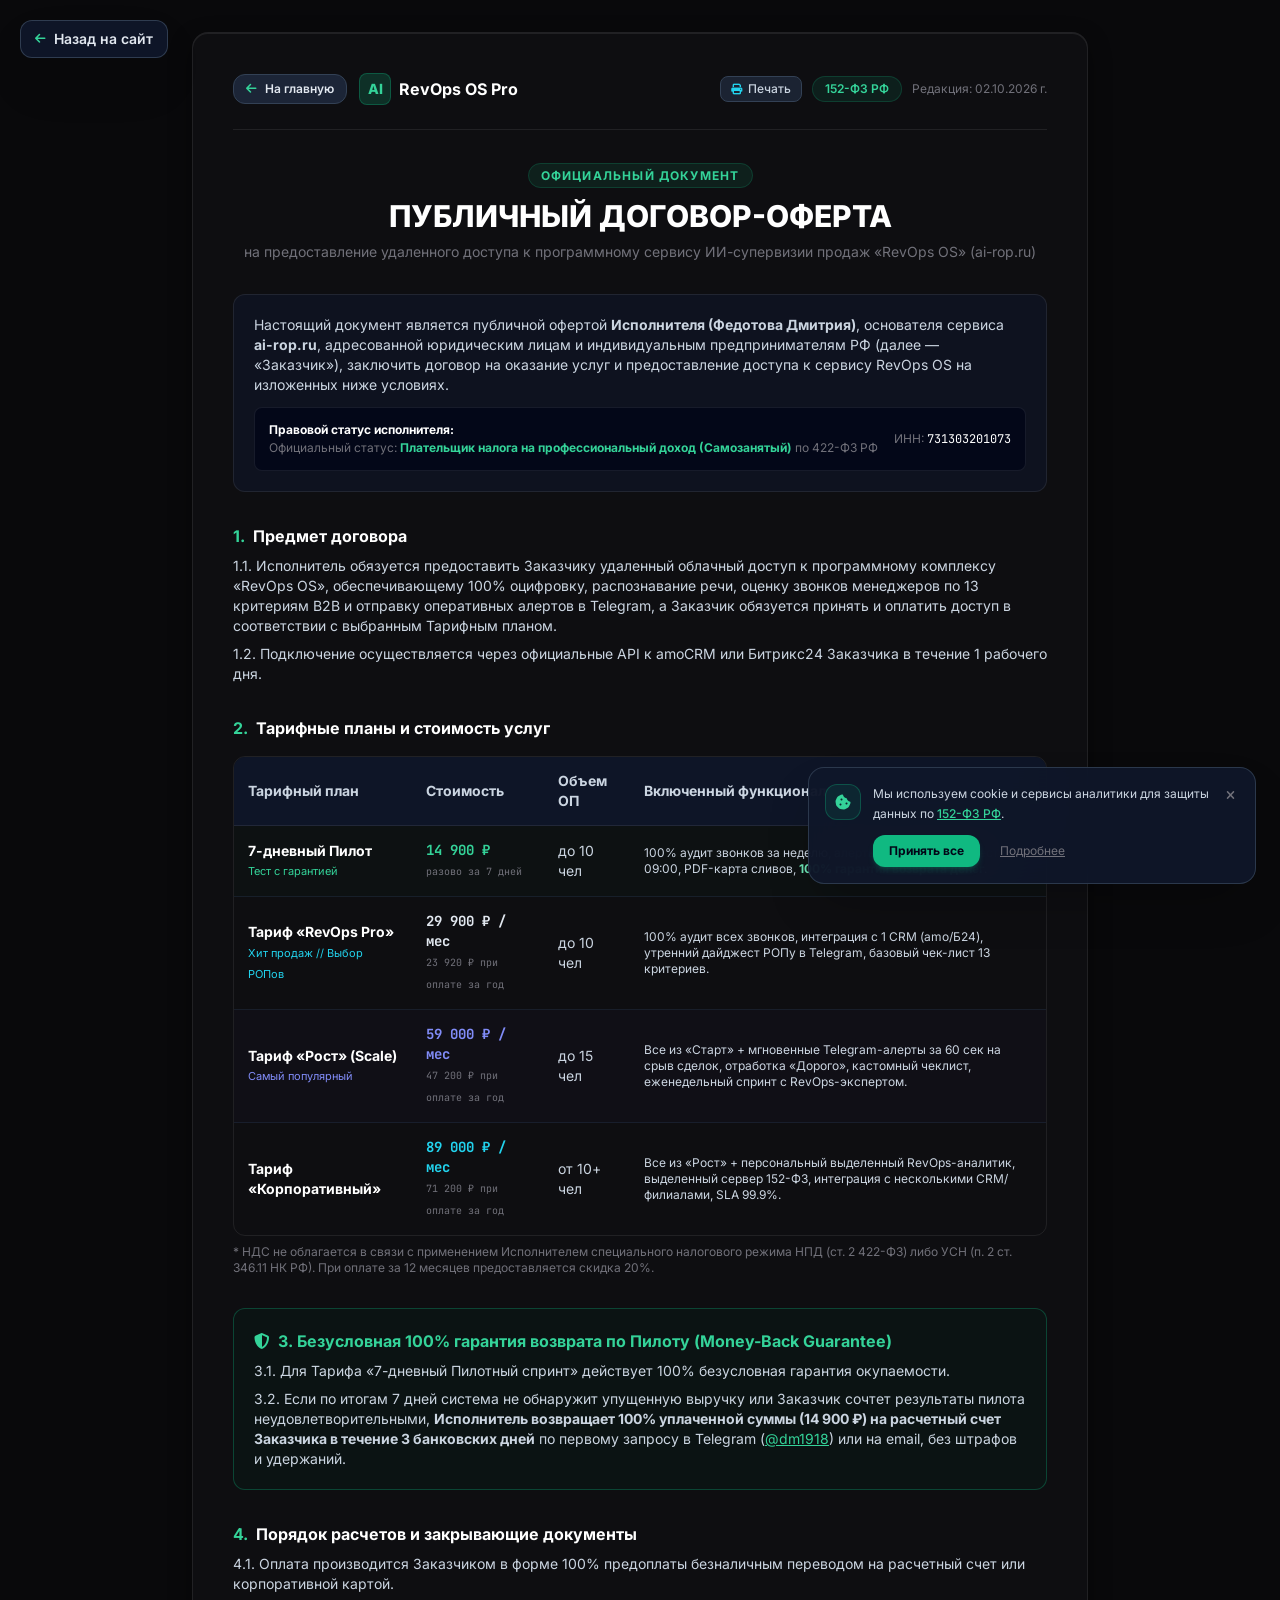
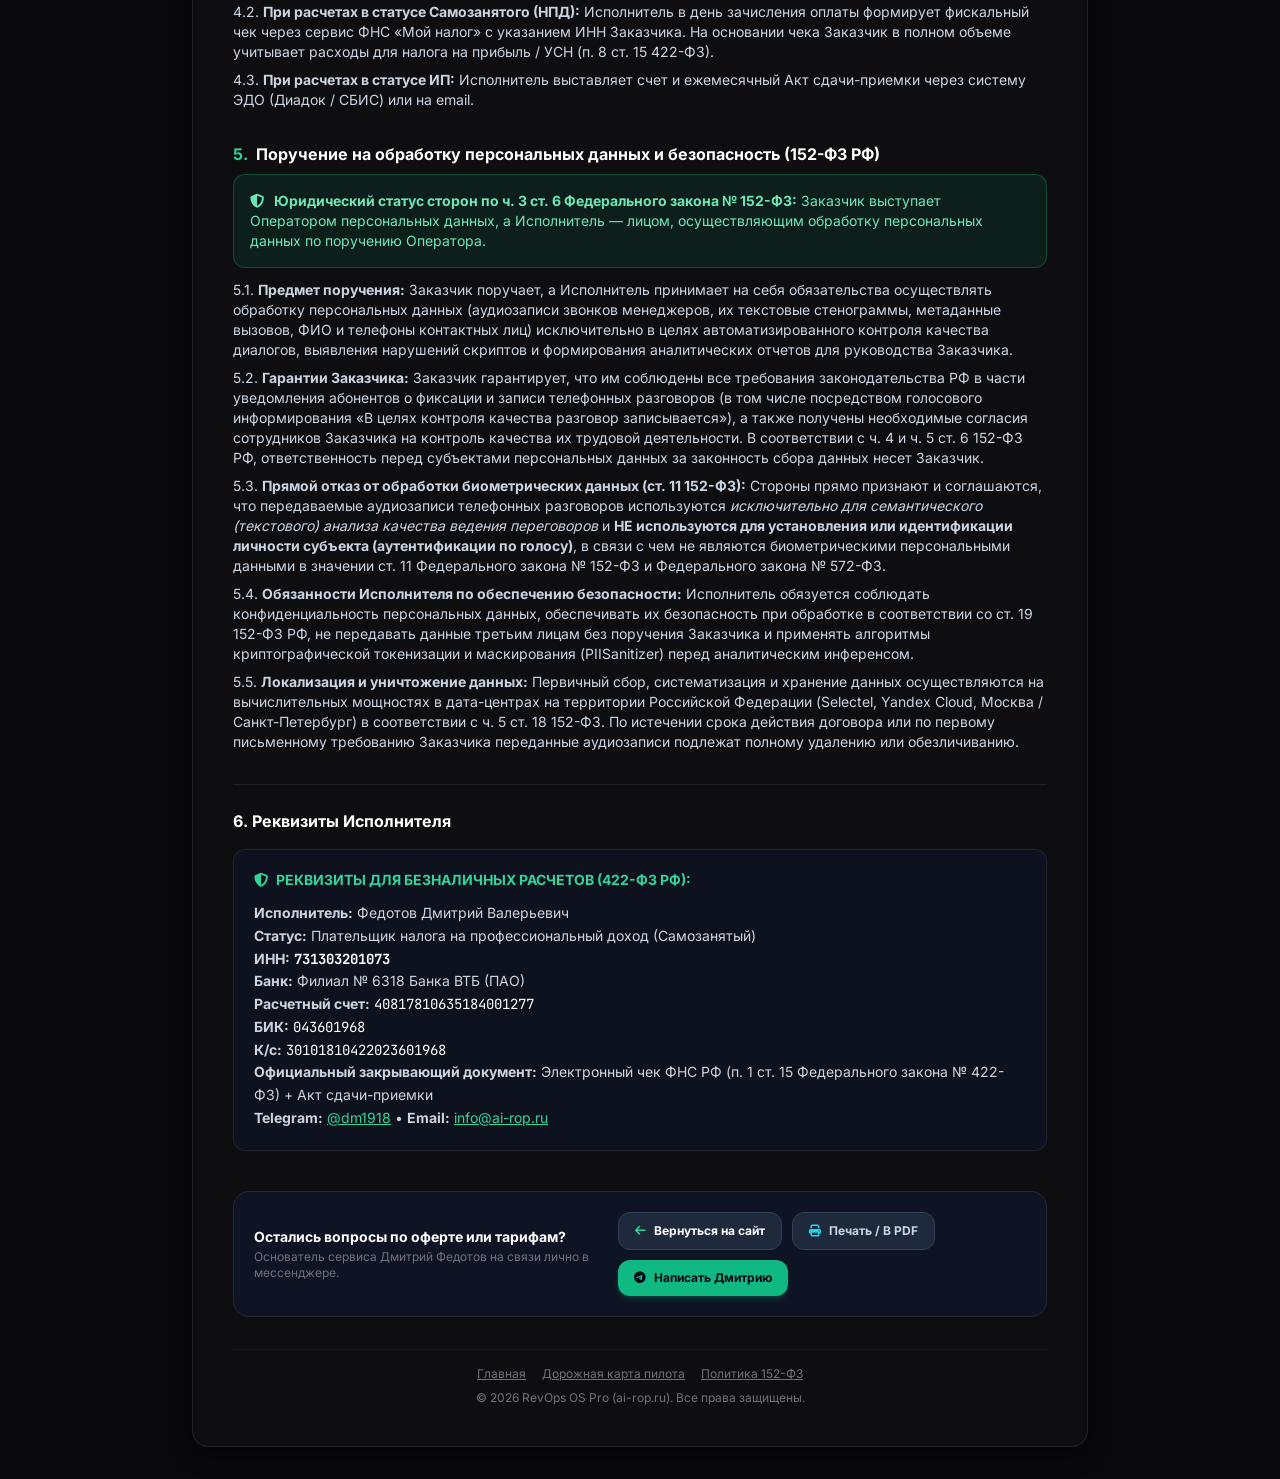
<file: offer.html>
<!DOCTYPE html>
<html lang="ru">
<head>
    <meta charset="UTF-8">
    <meta name="viewport" content="width=device-width, initial-scale=1.0">
    <title>Публичный Договор-Оферта на сервис RevOps OS (Все тарифы)</title>
    <link rel="stylesheet" href="css/fonts.css">
    <link rel="stylesheet" href="css/fontawesome.min.css">
    <link rel="stylesheet" href="css/tailwind.min.css">
    <!-- Полноценная тема «Глубокий чёрный + Фиолетовый глубокий» (как на главной) -->
    <link rel="stylesheet" href="css/dark-theme.css?v=20261017-full-theme">
    <link rel="stylesheet" href="css/tabler-colors.css?v=20261017-full-theme">

    <!-- Тема по умолчанию: тёмная (глубокий чёрный), синхронизирована с главной -->
    <script>
        (function () {
            var t = 'dark';
            try { t = localStorage.getItem('revops-theme') || 'dark'; } catch (e) {}
            if (t !== 'light' && t !== 'dark') t = 'dark';
            document.documentElement.setAttribute('data-theme', t);
            document.documentElement.setAttribute('data-bs-theme', t);
        })();
    </script>
    <!-- Синхронизация темы между страницами -->
    <script>
        window.addEventListener('storage', function (e) {
            if (e.key === 'revops-theme' && (e.newValue === 'light' || e.newValue === 'dark')) {
                document.documentElement.setAttribute('data-theme', e.newValue);
                document.documentElement.setAttribute('data-bs-theme', e.newValue);
            }
        });
    </script>
    <style>
        body { font-family: 'Inter', sans-serif; background: #0b0f19; color: #cbd5e1; }
        .glass-card { background: rgba(15, 23, 42, 0.85); backdrop-filter: blur(16px); border: 1px solid rgba(51, 65, 85, 0.5); }
    </style>
    <!-- Yandex.Metrika counter (152-ФЗ РФ Compliant) -->
    <script type="text/javascript">
       (function(m,e,t,r,i,k,a){m[i]=m[i]||function(){(m[i].a=m[i].a||[]).push(arguments)};
       m[i].l=1*new Date();
       for (var j = 0; j < document.scripts.length; j++) {if (document.scripts[j].src === r) { return; }}
       k=e.createElement(t),a=e.getElementsByTagName(t)[0],k.async=1,k.src=r,a.parentNode.insertBefore(k,a)})
       (window, document, "script", "https://mc.yandex.ru/metrika/tag.js", "ym");
       ym(113329268, "init", {
            clickmap:true,
            trackLinks:true,
            accurateTrackBounce:true,
            webvisor:true,
            params: { ip_anonymization: true }
       });
    </script>
    <noscript><div><img src="https://mc.yandex.ru/watch/113329268" style="position:absolute; left:-9999px;" alt="" /></div></noscript>
    <!-- /Yandex.Metrika counter -->
</head>
<body class="min-h-screen py-8 px-4 sm:px-6 lg:px-8">
    <!-- Плавающая кнопка Назад (на мобильных и десктопах) -->
    <a href="/" onclick="goBack(event)" class="no-print fixed top-3 left-3 sm:top-5 sm:left-5 z-50 inline-flex items-center gap-2 px-3.5 py-2 rounded-xl bg-slate-900/95 hover:bg-slate-800 text-slate-200 hover:text-white text-xs sm:text-sm font-semibold border border-slate-700/90 hover:border-slate-500 shadow-2xl backdrop-blur-md transition-all group cursor-pointer" title="Назад на главную страницу">
        <i class="fas fa-arrow-left text-xs text-emerald-400 group-hover:-translate-x-1 transition-transform"></i>
        <span>Назад на сайт</span>
    </a>

    <div class="max-w-4xl mx-auto glass-card rounded-2xl p-6 sm:p-10 shadow-2xl">
        
        <!-- Верхняя панель навигации -->
        <div class="flex flex-col sm:flex-row items-start sm:items-center justify-between gap-4 pb-6 border-b border-slate-800 mb-8">
            <div class="flex items-center gap-3">
                <a href="/" onclick="goBack(event)" class="inline-flex items-center gap-2 px-3 py-1.5 rounded-xl bg-slate-800/90 hover:bg-slate-700 text-slate-200 hover:text-white text-xs font-semibold border border-slate-700 transition group" title="Вернуться на главную">
                    <i class="fas fa-arrow-left text-xs text-emerald-400 group-hover:-translate-x-0.5 transition-transform"></i>
                    <span>На главную</span>
                </a>
                <a href="/" class="flex items-center gap-2 text-white font-bold text-base hover:text-emerald-400 transition">
                    <span class="w-8 h-8 rounded-lg bg-emerald-500/20 text-emerald-400 flex items-center justify-center border border-emerald-500/30 text-sm font-black">AI</span>
                    <span>RevOps OS Pro</span>
                </a>
            </div>
            <div class="flex flex-wrap items-center gap-2.5 text-xs">
                <button type="button" onclick="window.print()" class="px-2.5 py-1 rounded-lg bg-slate-800/80 hover:bg-slate-700 text-slate-300 hover:text-white border border-slate-700 font-medium transition flex items-center gap-1.5" title="Печать">
                    <i class="fas fa-print text-cyan-400 text-[11px]"></i> Печать
                </button>
                <span class="px-3 py-1 rounded-full bg-emerald-500/10 text-emerald-400 border border-emerald-500/20 font-semibold">152-ФЗ РФ</span>
                <span class="text-slate-400 hidden sm:inline">Редакция: 02.10.2026 г.</span>
            </div>
        </div>

        <!-- Заголовок -->
        <div class="text-center mb-8">
            <span class="text-xs uppercase font-bold tracking-widest text-emerald-400 bg-emerald-500/10 px-3 py-1 rounded-full border border-emerald-500/20">Официальный документ</span>
            <h1 class="text-2xl sm:text-3xl font-black text-white mt-3 mb-2">ПУБЛИЧНЫЙ ДОГОВОР-ОФЕРТА</h1>
            <p class="text-sm text-slate-400">на предоставление удаленного доступа к программному сервису ИИ-супервизии продаж «RevOps OS» (ai-rop.ru)</p>
        </div>

        <!-- Преамбула с переключателем статуса -->
        <div class="bg-slate-900/60 rounded-xl p-5 border border-slate-800 mb-8 text-xs sm:text-sm leading-relaxed text-slate-300">
            <p class="mb-3">
                Настоящий документ является публичной офертой <strong>Исполнителя (Федотова Дмитрия)</strong>, основателя сервиса <strong>ai-rop.ru</strong>, 
                адресованной юридическим лицам и индивидуальным предпринимателям РФ (далее — «Заказчик»), заключить договор на оказание услуг и предоставление доступа к сервису RevOps OS на изложенных ниже условиях.
            </p>
            <div class="p-3.5 bg-slate-950/80 rounded-lg border border-slate-800 flex flex-col sm:flex-row sm:items-center justify-between gap-3 text-xs">
                <div>
                    <span class="font-bold text-white">Правовой статус исполнителя:</span>
                    <div class="text-slate-400 mt-0.5">Официальный статус: <strong class="text-emerald-400">Плательщик налога на профессиональный доход (Самозанятый)</strong> по 422-ФЗ РФ</div>
                </div>
                <div class="text-slate-400 shrink-0">
                    ИНН: <span class="font-mono text-white">731303201073</span>
                </div>
            </div>
        </div>

        <!-- 1. Предмет -->
        <div class="mb-8">
            <h2 class="text-base font-bold text-white mb-2 flex items-center gap-2">
                <span class="text-emerald-400">1.</span> Предмет договора
            </h2>
            <p class="text-xs sm:text-sm text-slate-300 leading-relaxed mb-2">
                1.1. Исполнитель обязуется предоставить Заказчику удаленный облачный доступ к программному комплексу «RevOps OS», обеспечивающему 100% оцифровку, распознавание речи, оценку звонков менеджеров по 13 критериям B2B и отправку оперативных алертов в Telegram, а Заказчик обязуется принять и оплатить доступ в соответствии с выбранным Тарифным планом.
            </p>
            <p class="text-xs sm:text-sm text-slate-300 leading-relaxed">
                1.2. Подключение осуществляется через официальные API к amoCRM или Битрикс24 Заказчика в течение 1 рабочего дня.
            </p>
        </div>

        <!-- 2. Сетка Тарифов -->
        <div class="mb-8">
            <h2 class="text-base font-bold text-white mb-4 flex items-center gap-2">
                <span class="text-emerald-400">2.</span> Тарифные планы и стоимость услуг
            </h2>
            
            <div class="overflow-x-auto rounded-xl border border-slate-800">
                <table class="w-full text-left text-xs sm:text-sm">
                    <thead class="bg-slate-900/90 text-slate-300 font-bold border-b border-slate-800">
                        <tr>
                            <th class="p-3.5">Тарифный план</th>
                            <th class="p-3.5">Стоимость</th>
                            <th class="p-3.5">Объем ОП</th>
                            <th class="p-3.5">Включенный функционал</th>
                        </tr>
                    </thead>
                    <tbody class="divide-y divide-slate-800/60 text-slate-300">
                        <tr class="bg-emerald-950/10 hover:bg-emerald-950/20">
                            <td class="p-3.5 font-bold text-white">
                                7-дневный Пилот
                                <span class="block text-[11px] text-emerald-400 font-normal">Тест с гарантией</span>
                            </td>
                            <td class="p-3.5 font-bold text-emerald-400 font-mono">14 900 ₽<br><span class="text-[10px] text-slate-400 font-normal">разово за 7 дней</span></td>
                            <td class="p-3.5">до 10 чел</td>
                            <td class="p-3.5 text-xs">100% аудит звонков за неделю, алерты за 60 сек, дайджест в 09:00, PDF-карта сливов, <strong class="text-emerald-300">100% гарантия возврата денег</strong>.</td>
                        </tr>
                        <tr class="hover:bg-slate-900/40">
                            <td class="p-3.5 font-bold text-white">Тариф «RevOps Pro»<br><span class="text-[11px] text-cyan-400 font-normal">Хит продаж // Выбор РОПов</span></td>
                            <td class="p-3.5 font-bold text-slate-200 font-mono">29 900 ₽ / мес<br><span class="text-[10px] text-slate-500 font-normal">23 920 ₽ при оплате за год</span></td>
                            <td class="p-3.5">до 10 чел</td>
                            <td class="p-3.5 text-xs">100% аудит всех звонков, интеграция с 1 CRM (amo/Б24), утренний дайджест РОПу в Telegram, базовый чек-лист 13 критериев.</td>
                        </tr>
                        <tr class="bg-indigo-950/10 hover:bg-indigo-950/20">
                            <td class="p-3.5 font-bold text-white">
                                Тариф «Рост» (Scale)
                                <span class="block text-[11px] text-indigo-400 font-normal">Самый популярный</span>
                            </td>
                            <td class="p-3.5 font-bold text-indigo-400 font-mono">59 000 ₽ / мес<br><span class="text-[10px] text-slate-500 font-normal">47 200 ₽ при оплате за год</span></td>
                            <td class="p-3.5">до 15 чел</td>
                            <td class="p-3.5 text-xs">Все из «Старт» + мгновенные Telegram-алерты за 60 сек на срыв сделок, отработка «Дорого», кастомный чеклист, еженедельный спринт с RevOps-экспертом.</td>
                        </tr>
                        <tr class="hover:bg-slate-900/40">
                            <td class="p-3.5 font-bold text-white">Тариф «Корпоративный»</td>
                            <td class="p-3.5 font-bold text-cyan-400 font-mono">89 000 ₽ / мес<br><span class="text-[10px] text-slate-500 font-normal">71 200 ₽ при оплате за год</span></td>
                            <td class="p-3.5">от 10+ чел</td>
                            <td class="p-3.5 text-xs">Все из «Рост» + персональный выделенный RevOps-аналитик, выделенный сервер 152-ФЗ, интеграция с несколькими CRM/филиалами, SLA 99.9%.</td>
                        </tr>
                    </tbody>
                </table>
            </div>
            <p class="text-xs text-slate-500 mt-2">
                * НДС не облагается в связи с применением Исполнителем специального налогового режима НПД (ст. 2 422-ФЗ) либо УСН (п. 2 ст. 346.11 НК РФ). При оплате за 12 месяцев предоставляется скидка 20%.
            </p>
        </div>

        <!-- 3. Гарантия возврата -->
        <div class="mb-8 bg-emerald-950/20 rounded-xl p-5 border border-emerald-500/30">
            <h2 class="text-base font-bold text-emerald-400 mb-2 flex items-center gap-2">
                <i class="fas fa-shield-halved"></i> 3. Безусловная 100% гарантия возврата по Пилоту (Money-Back Guarantee)
            </h2>
            <p class="text-xs sm:text-sm text-slate-300 leading-relaxed mb-2">
                3.1. Для Тарифа «7-дневный Пилотный спринт» действует 100% безусловная гарантия окупаемости.
            </p>
            <p class="text-xs sm:text-sm text-slate-300 leading-relaxed">
                3.2. Если по итогам 7 дней система не обнаружит упущенную выручку или Заказчик сочтет результаты пилота неудовлетворительными, <strong>Исполнитель возвращает 100% уплаченной суммы (14 900 ₽) на расчетный счет Заказчика в течение 3 банковских дней</strong> по первому запросу в Telegram (<a href="https://t.me/dm1918" class="text-emerald-400 underline">@dm1918</a>) или на email, без штрафов и удержаний.
            </p>
        </div>

        <!-- 4. Порядок оплаты и отчетность -->
        <div class="mb-8">
            <h2 class="text-base font-bold text-white mb-2 flex items-center gap-2">
                <span class="text-emerald-400">4.</span> Порядок расчетов и закрывающие документы
            </h2>
            <p class="text-xs sm:text-sm text-slate-300 leading-relaxed mb-2">
                4.1. Оплата производится Заказчиком в форме 100% предоплаты безналичным переводом на расчетный счет или корпоративной картой.
            </p>
            <p class="text-xs sm:text-sm text-slate-300 leading-relaxed mb-2">
                4.2. <strong>При расчетах в статусе Самозанятого (НПД):</strong> Исполнитель в день зачисления оплаты формирует фискальный чек через сервис ФНС «Мой налог» с указанием ИНН Заказчика. На основании чека Заказчик в полном объеме учитывает расходы для налога на прибыль / УСН (п. 8 ст. 15 422-ФЗ).
            </p>
            <p class="text-xs sm:text-sm text-slate-300 leading-relaxed">
                4.3. <strong>При расчетах в статусе ИП:</strong> Исполнитель выставляет счет и ежемесячный Акт сдачи-приемки через систему ЭДО (Диадок / СБИС) или на email.
            </p>
        </div>

        <!-- 5. 152-ФЗ Безопасность и Поручение на обработку ПДн -->
        <div class="mb-8">
            <h2 class="text-base font-bold text-white mb-2 flex items-center gap-2">
                <span class="text-emerald-400">5.</span> Поручение на обработку персональных данных и безопасность (152-ФЗ РФ)
            </h2>
            <div class="p-4 rounded-xl bg-emerald-500/10 border border-emerald-500/30 mb-3 text-emerald-300 text-xs sm:text-sm">
                <i class="fas fa-shield-halved mr-1.5"></i>
                <strong>Юридический статус сторон по ч. 3 ст. 6 Федерального закона № 152-ФЗ:</strong>
                Заказчик выступает Оператором персональных данных, а Исполнитель — лицом, осуществляющим обработку персональных данных по поручению Оператора.
            </div>
            <p class="text-xs sm:text-sm text-slate-300 leading-relaxed mb-2">
                5.1. <strong>Предмет поручения:</strong> Заказчик поручает, а Исполнитель принимает на себя обязательства осуществлять обработку персональных данных (аудиозаписи звонков менеджеров, их текстовые стенограммы, метаданные вызовов, ФИО и телефоны контактных лиц) исключительно в целях автоматизированного контроля качества диалогов, выявления нарушений скриптов и формирования аналитических отчетов для руководства Заказчика.
            </p>
            <p class="text-xs sm:text-sm text-slate-300 leading-relaxed mb-2">
                5.2. <strong>Гарантии Заказчика:</strong> Заказчик гарантирует, что им соблюдены все требования законодательства РФ в части уведомления абонентов о фиксации и записи телефонных разговоров (в том числе посредством голосового информирования «В целях контроля качества разговор записывается»), а также получены необходимые согласия сотрудников Заказчика на контроль качества их трудовой деятельности. В соответствии с ч. 4 и ч. 5 ст. 6 152-ФЗ РФ, ответственность перед субъектами персональных данных за законность сбора данных несет Заказчик.
            </p>
            <p class="text-xs sm:text-sm text-slate-300 leading-relaxed mb-2">
                5.3. <strong>Прямой отказ от обработки биометрических данных (ст. 11 152-ФЗ):</strong> Стороны прямо признают и соглашаются, что передаваемые аудиозаписи телефонных разговоров используются <em>исключительно для семантического (текстового) анализа качества ведения переговоров</em> и <strong>НЕ используются для установления или идентификации личности субъекта (аутентификации по голосу)</strong>, в связи с чем не являются биометрическими персональными данными в значении ст. 11 Федерального закона № 152-ФЗ и Федерального закона № 572-ФЗ.
            </p>
            <p class="text-xs sm:text-sm text-slate-300 leading-relaxed mb-2">
                5.4. <strong>Обязанности Исполнителя по обеспечению безопасности:</strong> Исполнитель обязуется соблюдать конфиденциальность персональных данных, обеспечивать их безопасность при обработке в соответствии со ст. 19 152-ФЗ РФ, не передавать данные третьим лицам без поручения Заказчика и применять алгоритмы криптографической токенизации и маскирования (PIISanitizer) перед аналитическим инференсом.
            </p>
            <p class="text-xs sm:text-sm text-slate-300 leading-relaxed mb-2">
                5.5. <strong>Локализация и уничтожение данных:</strong> Первичный сбор, систематизация и хранение данных осуществляются на вычислительных мощностях в дата-центрах на территории Российской Федерации (Selectel, Yandex Cloud, Москва / Санкт-Петербург) в соответствии с ч. 5 ст. 18 152-ФЗ. По истечении срока действия договора или по первому письменному требованию Заказчика переданные аудиозаписи подлежат полному удалению или обезличиванию.
            </p>
        </div>

        <!-- 6. Реквизиты Сторон -->
        <div class="pt-6 border-t border-slate-800">
            <h2 class="text-base font-bold text-white mb-4">6. Реквизиты Исполнителя</h2>
            
            <div class="p-5 rounded-xl bg-slate-900/60 border border-slate-800 text-xs sm:text-sm">
                <span class="font-bold text-emerald-400 block mb-3 text-sm flex items-center gap-2">
                    <i class="fas fa-shield-halved"></i> РЕКВИЗИТЫ ДЛЯ БЕЗНАЛИЧНЫХ РАСЧЕТОВ (422-ФЗ РФ):
                </span>
                <p class="leading-relaxed text-slate-300">
                    <strong>Исполнитель:</strong> Федотов Дмитрий Валерьевич<br>
                    <strong>Статус:</strong> Плательщик налога на профессиональный доход (Самозанятый)<br>
                    <strong>ИНН:</strong> <span class="font-mono text-white font-bold">731303201073</span><br>
                    <strong>Банк:</strong> Филиал № 6318 Банка ВТБ (ПАО)<br>
                    <strong>Расчетный счет:</strong> <span class="font-mono text-white">40817810635184001277</span><br>
                    <strong>БИК:</strong> <span class="font-mono text-white">043601968</span><br>
                    <strong>К/с:</strong> <span class="font-mono text-white">30101810422023601968</span><br>
                    <strong>Официальный закрывающий документ:</strong> Электронный чек ФНС РФ (п. 1 ст. 15 Федерального закона № 422-ФЗ) + Акт сдачи-приемки<br>
                    <strong>Telegram:</strong> <a href="https://t.me/dm1918" class="text-emerald-400 underline">@dm1918</a> • <strong>Email:</strong> <a href="mailto:info@ai-rop.ru" class="text-emerald-400 underline">info@ai-rop.ru</a>
                </p>
            </div>
        </div>

        <!-- Блок возврата на сайт и связи с основателем -->
        <div class="mt-10 p-5 rounded-2xl bg-slate-900/80 border border-slate-800 flex flex-col sm:flex-row items-center justify-between gap-4">
            <div class="text-left">
                <div class="text-sm font-bold text-white mb-0.5">Остались вопросы по оферте или тарифам?</div>
                <div class="text-xs text-slate-400">Основатель сервиса Дмитрий Федотов на связи лично в мессенджере.</div>
            </div>
            <div class="flex flex-wrap items-center gap-2.5">
                <a href="/" onclick="goBack(event)" class="inline-flex items-center gap-2 px-4 py-2.5 rounded-xl bg-slate-800 hover:bg-slate-700 text-white font-bold text-xs border border-slate-700 transition">
                    <i class="fas fa-arrow-left text-emerald-400"></i>
                    <span>Вернуться на сайт</span>
                </a>
                <button type="button" onclick="window.print()" class="inline-flex items-center gap-2 px-4 py-2.5 rounded-xl bg-slate-800 hover:bg-slate-700 text-slate-300 hover:text-white font-bold text-xs border border-slate-700 transition">
                    <i class="fas fa-print text-cyan-400"></i>
                    <span>Печать / В PDF</span>
                </button>
                <a href="https://t.me/dm1918" target="_blank" rel="noopener noreferrer" class="inline-flex items-center gap-2 px-4 py-2.5 rounded-xl bg-emerald-500 hover:bg-emerald-400 text-slate-950 font-bold text-xs transition shadow-md shadow-emerald-500/20">
                    <i class="fab fa-telegram"></i>
                    <span>Написать Дмитрию</span>
                </a>
            </div>
        </div>

        <div class="mt-8 pt-4 border-t border-slate-900 text-center text-xs text-slate-500">
            <div class="flex items-center justify-center gap-4 mb-2">
                <a href="/" class="hover:text-slate-300 underline">Главная</a>
                <a href="/pilot-roadmap.html" class="hover:text-slate-300 underline">Дорожная карта пилота</a>
                <a href="/privacy.html" class="hover:text-slate-300 underline">Политика 152-ФЗ</a>
            </div>
            &copy; 2026 RevOps OS Pro (ai-rop.ru). Все права защищены.
        </div>
    </div>

    <!-- COOKIE CONSENT BANNER (152-ФЗ РФ) -->
    <div id="cookieBanner" class="fixed bottom-4 left-4 right-4 sm:left-auto sm:right-6 sm:max-w-md z-50 p-4 rounded-2xl bg-slate-900/95 border border-slate-700/80 shadow-2xl backdrop-blur-xl transition-all duration-500 transform translate-y-20 opacity-0 pointer-events-none">
        <div class="flex items-start gap-3">
            <div class="w-9 h-9 rounded-xl bg-emerald-500/10 border border-emerald-500/30 flex items-center justify-center text-emerald-400 shrink-0 text-base">
                <i class="fas fa-cookie-bite"></i>
            </div>
            <div class="flex-1">
                <p class="text-xs text-slate-300 leading-relaxed">
                    Мы используем cookie и сервисы аналитики для защиты данных по <a href="privacy.html" class="text-emerald-400 underline hover:text-emerald-300 font-medium">152-ФЗ РФ</a>.
                </p>
                <div class="mt-3 flex items-center gap-2">
                    <button type="button" id="acceptCookieBtn" class="px-4 py-2 bg-emerald-500 hover:bg-emerald-400 text-slate-950 font-bold rounded-xl text-xs transition shadow-md shadow-emerald-500/20">
                        Принять все
                    </button>
                    <a href="privacy.html" class="px-3 py-2 text-slate-400 hover:text-white text-xs transition underline">
                        Подробнее
                    </a>
                </div>
            </div>
            <button type="button" id="closeCookieBtn" class="text-slate-500 hover:text-white p-1 text-xs" title="Закрыть">
                <i class="fas fa-times"></i>
            </button>
        </div>
    </div>
    <script>
        (function() {
            const banner = document.getElementById('cookieBanner');
            const acceptBtn = document.getElementById('acceptCookieBtn');
            const closeBtn = document.getElementById('closeCookieBtn');
            const CONSENT_KEY = 'revops_cookie_consent_v1';
            if (!banner) return;
            try {
                if (!localStorage.getItem(CONSENT_KEY)) {
                    setTimeout(() => {
                        banner.classList.remove('translate-y-20', 'opacity-0', 'pointer-events-none');
                        banner.classList.add('translate-y-0', 'opacity-100', 'pointer-events-auto');
                    }, 1200);
                }
            } catch(e) {}
            function acceptConsent() {
                try { localStorage.setItem(CONSENT_KEY, 'true'); } catch(e) {}
                banner.classList.add('translate-y-20', 'opacity-0', 'pointer-events-none');
                banner.classList.remove('translate-y-0', 'opacity-100', 'pointer-events-auto');
            }
            if (acceptBtn) acceptBtn.addEventListener('click', acceptConsent);
            if (closeBtn) closeBtn.addEventListener('click', acceptConsent);
        })();

        // Universal Back Navigation Logic
        function goBack(e) {
            if (e && e.preventDefault) e.preventDefault();
            var targetUrl = (window.location.protocol === 'file:') ? 'index.html' : '/';
            var ref = document.referrer;
            var isFromOurSite = ref && (ref.indexOf(window.location.host) !== -1 || ref.indexOf('ai-rop.ru') !== -1);
            if (window.history.length > 1 && isFromOurSite) {
                window.history.back();
                setTimeout(function() {
                    if (window.location.pathname.indexOf('offer') !== -1 || window.location.href.indexOf('offer') !== -1) {
                        window.location.href = targetUrl;
                    }
                }, 250);
            } else {
                window.location.href = targetUrl;
            }
        }
    </script>

    <!-- FLOATING SCROLL-TO-TOP BUTTON -->
    <button type="button" id="scrollToTopBtn" aria-label="Вернуться наверх" class="fixed bottom-6 right-6 z-40 p-3 rounded-2xl bg-slate-900/90 hover:bg-emerald-500 text-slate-300 hover:text-slate-950 border border-slate-700/80 shadow-2xl transition-all duration-300 opacity-0 pointer-events-none translate-y-4 hover:scale-105 active:scale-95 flex items-center gap-2 group backdrop-blur-xl">
        <i class="fas fa-arrow-up text-sm group-hover:-translate-y-0.5 transition-transform"></i>
        <span class="text-xs font-bold font-mono pr-1 hidden sm:inline">Наверх</span>
    </button>
    <script>
        (function() {
            const btn = document.getElementById('scrollToTopBtn');
            if (!btn) return;
            window.addEventListener('scroll', function() {
                if (window.scrollY > 300) {
                    btn.classList.remove('opacity-0', 'pointer-events-none', 'translate-y-4');
                    btn.classList.add('opacity-100', 'pointer-events-auto', 'translate-y-0');
                } else {
                    btn.classList.add('opacity-0', 'pointer-events-none', 'translate-y-4');
                    btn.classList.remove('opacity-100', 'pointer-events-auto', 'translate-y-0');
                }
            }, { passive: true });
            btn.addEventListener('click', function() {
                window.scrollTo({ top: 0, behavior: 'smooth' });
            });
        })();
    </script>
</body>
</html>
</file>
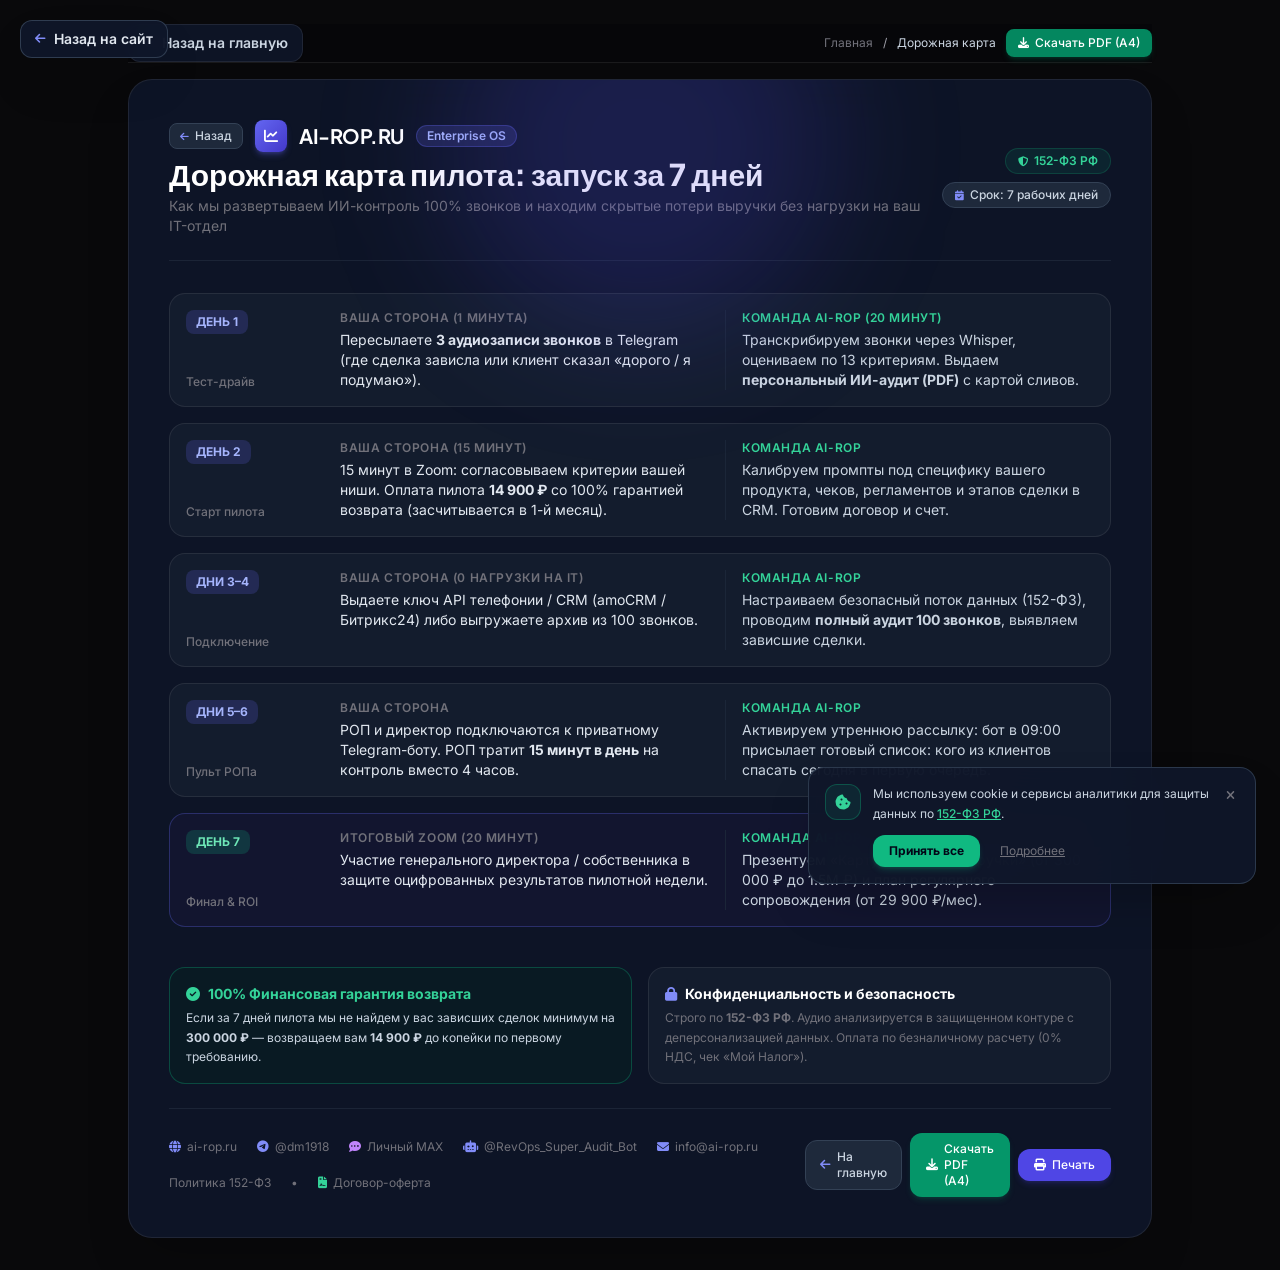
<file: pilot-roadmap.html>
<!DOCTYPE html>
<html lang="ru">
<head>
    <meta charset="UTF-8">
    <meta name="viewport" content="width=device-width, initial-scale=1.0">
<title>Дорожная карта пилота AI-ROP (7 дней под ключ)</title>
    <link rel="stylesheet" href="css/fonts.css">
    <link rel="stylesheet" href="css/fontawesome.min.css">
    <link rel="stylesheet" href="css/tailwind.min.css">
    <!-- Полноценная тема «Глубокий чёрный + Фиолетовый глубокий» (как на главной) -->
    <link rel="stylesheet" href="css/dark-theme.css?v=20261017-full-theme">
    <link rel="stylesheet" href="css/tabler-colors.css?v=20261017-full-theme">

    <!-- Тема по умолчанию: тёмная (глубокий чёрный), синхронизирована с главной -->
    <script>
        (function () {
            var t = 'dark';
            try { t = localStorage.getItem('revops-theme') || 'dark'; } catch (e) {}
            if (t !== 'light' && t !== 'dark') t = 'dark';
            document.documentElement.setAttribute('data-theme', t);
            document.documentElement.setAttribute('data-bs-theme', t);
        })();
    </script>
    <!-- Синхронизация темы между страницами -->
    <script>
        window.addEventListener('storage', function (e) {
            if (e.key === 'revops-theme' && (e.newValue === 'light' || e.newValue === 'dark')) {
                document.documentElement.setAttribute('data-theme', e.newValue);
                document.documentElement.setAttribute('data-bs-theme', e.newValue);
            }
        });
    </script>
    <style>
        * {
            -webkit-print-color-adjust: exact !important;
            print-color-adjust: exact !important;
        }
        body { font-family: 'Inter', sans-serif; background-color: #0B0F19; color: #F1F5F9; }
        h1, h2, h3, .font-display { font-family: 'Plus Jakarta Sans', sans-serif; }
        a { text-decoration: none; color: inherit; }
        @media print {
            @page {
                size: A4 portrait;
                margin: 0;
            }
            *, *:before, *:after {
                box-sizing: border-box !important;
                -webkit-print-color-adjust: exact !important;
                print-color-adjust: exact !important;
            }
            html, body {
                background-color: #0B0F19 !important;
                color: #F1F5F9 !important;
                margin: 0 !important;
                padding: 0 !important;
                width: 210mm !important;
                height: 297mm !important;
                min-height: 100% !important;
                display: block !important;
                overflow: visible !important;
            }
            .no-print { display: none !important; }
            .print-card {
                border: none !important;
                background-color: #0B0F19 !important;
                box-shadow: none !important;
                padding: 10mm 12mm !important;
                border-radius: 0 !important;
                margin: 0 !important;
                width: 210mm !important;
                min-height: 297mm !important;
                display: flex !important;
                flex-direction: column !important;
                justify-content: space-between !important;
                page-break-inside: avoid !important;
                page-break-after: avoid !important;
                overflow: visible !important;
            }
            /* Header */
            .print-card > div:nth-of-type(2) {
                padding-bottom: 8px !important;
                margin-bottom: 4px !important;
                border-bottom: 1px solid rgba(51, 65, 85, 0.6) !important;
                display: flex !important;
                flex-direction: row !important;
                align-items: center !important;
                justify-content: space-between !important;
            }
            .print-card h1 {
                font-size: 21px !important;
                line-height: 1.2 !important;
                margin-top: 3px !important;
                margin-bottom: 2px !important;
            }
            .print-card p.text-slate-400 {
                font-size: 11px !important;
                line-height: 1.25 !important;
                margin-top: 2px !important;
            }
            /* Steps container */
            .print-card > div:nth-of-type(3) {
                margin-top: 10px !important;
                margin-bottom: 10px !important;
                display: flex !important;
                flex-direction: column !important;
                gap: 8px !important;
            }
            /* Each step (row of 3 columns: Day, Client, Team) */
            .print-card > div:nth-of-type(3) > div {
                padding: 9px 12px !important;
                border-radius: 10px !important;
                display: flex !important;
                flex-direction: row !important;
                align-items: flex-start !important;
                gap: 14px !important;
                page-break-inside: avoid !important;
            }
            /* Col 1: Day badge */
            .print-card > div:nth-of-type(3) > div > div:nth-child(1) {
                width: 95px !important;
                flex-shrink: 0 !important;
                display: flex !important;
                flex-direction: column !important;
                justify-content: center !important;
                gap: 3px !important;
            }
            /* Col 2: Client side */
            .print-card > div:nth-of-type(3) > div > div:nth-child(2) {
                flex: 1 1 0% !important;
                min-width: 0 !important;
            }
            /* Col 3: AI-ROP side */
            .print-card > div:nth-of-type(3) > div > div:nth-child(3) {
                flex: 1 1 0% !important;
                min-width: 0 !important;
                border-left: 1px solid rgba(51, 65, 85, 0.6) !important;
                border-top: none !important;
                padding-left: 14px !important;
                padding-top: 0 !important;
            }
            .print-card > div:nth-of-type(3) .text-xs {
                font-size: 9px !important;
                line-height: 1.2 !important;
                margin-bottom: 3px !important;
            }
            .print-card > div:nth-of-type(3) p {
                font-size: 10.5px !important;
                line-height: 1.32 !important;
            }
            /* Guarantee banner */
            .print-card > div:nth-of-type(4) {
                padding-top: 6px !important;
                padding-bottom: 6px !important;
                gap: 10px !important;
                display: flex !important;
                flex-direction: row !important;
                page-break-inside: avoid !important;
            }
            .print-card > div:nth-of-type(4) > div {
                flex: 1 1 0% !important;
                padding: 8px 12px !important;
                border-radius: 10px !important;
            }
            .print-card > div:nth-of-type(4) .text-sm {
                font-size: 10.5px !important;
                line-height: 1.2 !important;
                margin-bottom: 3px !important;
            }
            .print-card > div:nth-of-type(4) p {
                font-size: 9.5px !important;
                line-height: 1.3 !important;
            }
            /* Footer */
            .print-card > div:nth-of-type(5) {
                padding-top: 10px !important;
                margin-top: 4px !important;
                border-top: 1px solid rgba(51, 65, 85, 0.6) !important;
                font-size: 10px !important;
                display: flex !important;
                flex-direction: row !important;
                justify-content: space-between !important;
                align-items: center !important;
                page-break-inside: avoid !important;
            }
        }
    </style>
    <!-- Yandex.Metrika counter (152-ФЗ РФ Compliant) -->
    <script type="text/javascript">
        // ==========================================
        // ID СЧЁТЧИКА ЯНДЕКС.МЕТРИКИ
        const YM_ID = 113329268; 
        // ==========================================

        (function(m,e,t,r,i,k,a){m[i]=m[i]||function(){(m[i].a=m[i].a||[]).push(arguments)};
        m[i].l=1*new Date();
        for (var j = 0; j < document.scripts.length; j++) {if (document.scripts[j].src === r) { return; }}
        k=e.createElement(t),a=e.getElementsByTagName(t)[0],k.async=1,k.src=r,a.parentNode.insertBefore(k,a)})
        (window, document, "script", "https://mc.yandex.ru/metrika/tag.js", "ym");

        if (YM_ID && YM_ID !== 0) {
            ym(YM_ID, "init", {
                clickmap: true,
                trackLinks: true,
                trackHash: true,
                accurateTrackBounce: true,
                webvisor: true,
                params: { ip_anonymization: true }
            });
        }

        // Автоматическая отправка целей (lead_submit, calc_use, pilot_click, chat_lead, audio_play)
        window.reachMetrikaGoal = function(goalName, params) {
            if (YM_ID && YM_ID !== 0 && typeof ym === 'function') {
                ym(YM_ID, 'reachGoal', goalName, params || {});
                
            }
        };
    </script>
    <noscript><div><img src="https://mc.yandex.ru/watch/113329268" style="position:absolute; left:-9999px;" alt="" /></div></noscript>
    <!-- /Yandex.Metrika counter -->
</head>
<body class="p-4 sm:p-8 min-h-screen flex flex-col items-center justify-start pt-16 sm:pt-6">

    <!-- Floating Back Button (Always visible on mobile & desktop, hidden in print) -->
    <a href="/" onclick="goBack(event)" class="no-print fixed top-3 left-3 sm:top-5 sm:left-5 z-50 inline-flex items-center gap-2 px-3.5 py-2 rounded-xl bg-slate-900/95 hover:bg-slate-800 text-slate-200 hover:text-white text-xs sm:text-sm font-semibold border border-slate-700/90 hover:border-slate-500 shadow-2xl backdrop-blur-md transition-all group cursor-pointer" title="Назад на главную страницу">
        <i class="fas fa-arrow-left text-xs text-indigo-400 group-hover:-translate-x-1 transition-transform"></i>
        <span>Назад на сайт</span>
    </a>

    <!-- Top Navigation Bar (Hidden in Print) -->
    <header class="max-w-5xl w-full mb-4 flex items-center justify-between no-print">
        <a href="/" onclick="goBack(event)" class="inline-flex items-center gap-2 px-3.5 py-2 rounded-xl bg-slate-900/90 hover:bg-slate-800 text-slate-300 hover:text-white text-xs sm:text-sm font-semibold border border-slate-800 hover:border-slate-700 transition shadow-sm backdrop-blur-md group">
            <i class="fas fa-arrow-left text-xs text-indigo-400 group-hover:-translate-x-0.5 transition-transform"></i>
            <span>Назад на главную</span>
        </a>
        <div class="flex items-center gap-2.5 text-xs text-slate-400">
            <a href="/" onclick="goBack(event)" class="hover:text-indigo-400 transition hidden sm:inline">Главная</a>
            <span class="text-slate-600 hidden sm:inline">/</span>
            <span class="text-slate-300 hidden sm:inline">Дорожная карта</span>
            <a href="pilot-roadmap.pdf" download="Дорожная_Карта_Пилота_AI_ROP_7_Дней.pdf" class="inline-flex items-center gap-1.5 px-3 py-1.5 rounded-lg bg-emerald-600/90 hover:bg-emerald-500 text-white font-medium shadow-md shadow-emerald-600/20 transition">
                <i class="fas fa-download text-[11px]"></i> Скачать PDF (A4)
            </a>
        </div>
    </header>

    <div class="max-w-5xl w-full bg-slate-900/90 border border-slate-800 rounded-3xl p-6 sm:p-10 shadow-2xl backdrop-blur-xl relative overflow-hidden print-card">
        
        <!-- Top Glow -->
        <div class="absolute -top-32 left-1/2 -translate-x-1/2 w-96 h-96 bg-indigo-600/20 rounded-full blur-3xl pointer-events-none no-print"></div>

        <!-- Header -->
        <div class="flex flex-col sm:flex-row items-start sm:items-center justify-between gap-4 pb-6 border-b border-slate-800/80">
            <div>
                <div class="flex items-center gap-3 mb-1">
                    <a href="/" onclick="goBack(event)" class="no-print inline-flex items-center gap-1.5 px-2.5 py-1 rounded-lg bg-slate-800 hover:bg-slate-700 text-slate-300 hover:text-white text-xs font-medium border border-slate-700 transition" title="Вернуться на главную">
                        <i class="fas fa-arrow-left text-[10px] text-indigo-400"></i>
                        <span>Назад</span>
                    </a>
                    <a href="/" onclick="goBack(event)" class="inline-flex items-center gap-3 group" title="На главную AI-ROP.RU">
                        <div class="w-8 h-8 rounded-lg bg-gradient-to-br from-indigo-500 to-indigo-700 flex items-center justify-center text-white text-sm font-bold shadow-md shadow-indigo-500/30 group-hover:scale-105 transition-transform">
                            <i class="fas fa-chart-line"></i>
                        </div>
                        <span class="font-display font-bold text-xl text-white tracking-tight group-hover:text-indigo-300 transition-colors">AI-ROP.RU</span>
                    </a>
                    <span class="px-2.5 py-0.5 rounded-full text-xs font-semibold bg-indigo-500/20 text-indigo-300 border border-indigo-500/30">Enterprise OS</span>
                </div>
                <h1 class="font-display text-2xl sm:text-3xl font-extrabold text-white">Дорожная карта пилота: запуск за 7 дней</h1>
                <p class="text-sm text-slate-400 mt-1">Как мы развертываем ИИ-контроль 100% звонков и находим скрытые потери выручки без нагрузки на ваш IT-отдел</p>
            </div>
            <div class="flex flex-wrap sm:flex-col items-end gap-2 shrink-0">
                <span class="inline-flex items-center gap-1.5 px-3 py-1 rounded-full bg-emerald-500/10 border border-emerald-500/20 text-emerald-400 text-xs font-semibold">
                    <i class="fas fa-shield-alt text-[10px]"></i> 152-ФЗ РФ
                </span>
                <span class="inline-flex items-center gap-1.5 px-3 py-1 rounded-full bg-slate-800 border border-slate-700 text-slate-300 text-xs font-medium">
                    <i class="fas fa-calendar-check text-[10px] text-indigo-400"></i> Срок: 7 рабочих дней
                </span>
            </div>
        </div>

        <!-- Timeline Steps Table -->
        <div class="my-8 space-y-4">
            
            <!-- Step 1 -->
            <div class="grid grid-cols-1 md:grid-cols-12 gap-4 p-4 rounded-2xl bg-slate-800/40 border border-slate-800 hover:border-indigo-500/30 transition-all">
                <div class="md:col-span-2 flex md:flex-col items-center md:items-start justify-between">
                    <span class="px-2.5 py-1 rounded-lg bg-indigo-500/20 text-indigo-300 text-xs font-bold">ДЕНЬ 1</span>
                    <span class="text-xs text-slate-400 font-medium">Тест-драйв</span>
                </div>
                <div class="md:col-span-5">
                    <div class="text-xs text-slate-400 font-semibold uppercase tracking-wider mb-1">Ваша сторона (1 минута)</div>
                    <p class="text-sm text-slate-200">Пересылаете <strong>3 аудиозаписи звонков</strong> в Telegram (где сделка зависла или клиент сказал «дорого / я подумаю»).</p>
                </div>
                <div class="md:col-span-5 border-t md:border-t-0 md:border-l border-slate-800/80 pt-3 md:pt-0 md:pl-4">
                    <div class="text-xs text-emerald-400 font-semibold uppercase tracking-wider mb-1">Команда AI-ROP (20 минут)</div>
                    <p class="text-sm text-slate-300">Транскрибируем звонки через Whisper, оцениваем по 13 критериям. Выдаем <strong>персональный ИИ-аудит (PDF)</strong> с картой сливов.</p>
                </div>
            </div>

            <!-- Step 2 -->
            <div class="grid grid-cols-1 md:grid-cols-12 gap-4 p-4 rounded-2xl bg-slate-800/40 border border-slate-800 hover:border-indigo-500/30 transition-all">
                <div class="md:col-span-2 flex md:flex-col items-center md:items-start justify-between">
                    <span class="px-2.5 py-1 rounded-lg bg-indigo-500/20 text-indigo-300 text-xs font-bold">ДЕНЬ 2</span>
                    <span class="text-xs text-slate-400 font-medium">Старт пилота</span>
                </div>
                <div class="md:col-span-5">
                    <div class="text-xs text-slate-400 font-semibold uppercase tracking-wider mb-1">Ваша сторона (15 минут)</div>
                    <p class="text-sm text-slate-200">15 минут в Zoom: согласовываем критерии вашей ниши. Оплата пилота <strong>14 900 ₽</strong> со 100% гарантией возврата (засчитывается в 1-й месяц).</p>
                </div>
                <div class="md:col-span-5 border-t md:border-t-0 md:border-l border-slate-800/80 pt-3 md:pt-0 md:pl-4">
                    <div class="text-xs text-emerald-400 font-semibold uppercase tracking-wider mb-1">Команда AI-ROP</div>
                    <p class="text-sm text-slate-300">Калибруем промпты под специфику вашего продукта, чеков, регламентов и этапов сделки в CRM. Готовим договор и счет.</p>
                </div>
            </div>

            <!-- Step 3 -->
            <div class="grid grid-cols-1 md:grid-cols-12 gap-4 p-4 rounded-2xl bg-slate-800/40 border border-slate-800 hover:border-indigo-500/30 transition-all">
                <div class="md:col-span-2 flex md:flex-col items-center md:items-start justify-between">
                    <span class="px-2.5 py-1 rounded-lg bg-indigo-500/20 text-indigo-300 text-xs font-bold">ДНИ 3–4</span>
                    <span class="text-xs text-slate-400 font-medium">Подключение</span>
                </div>
                <div class="md:col-span-5">
                    <div class="text-xs text-slate-400 font-semibold uppercase tracking-wider mb-1">Ваша сторона (0 нагрузки на IT)</div>
                    <p class="text-sm text-slate-200">Выдаете ключ API телефонии / CRM (amoCRM / Битрикс24) либо выгружаете архив из 100 звонков.</p>
                </div>
                <div class="md:col-span-5 border-t md:border-t-0 md:border-l border-slate-800/80 pt-3 md:pt-0 md:pl-4">
                    <div class="text-xs text-emerald-400 font-semibold uppercase tracking-wider mb-1">Команда AI-ROP</div>
                    <p class="text-sm text-slate-300">Настраиваем безопасный поток данных (152-ФЗ), проводим <strong>полный аудит 100 звонков</strong>, выявляем зависшие сделки.</p>
                </div>
            </div>

            <!-- Step 4 -->
            <div class="grid grid-cols-1 md:grid-cols-12 gap-4 p-4 rounded-2xl bg-slate-800/40 border border-slate-800 hover:border-indigo-500/30 transition-all">
                <div class="md:col-span-2 flex md:flex-col items-center md:items-start justify-between">
                    <span class="px-2.5 py-1 rounded-lg bg-indigo-500/20 text-indigo-300 text-xs font-bold">ДНИ 5–6</span>
                    <span class="text-xs text-slate-400 font-medium">Пульт РОПа</span>
                </div>
                <div class="md:col-span-5">
                    <div class="text-xs text-slate-400 font-semibold uppercase tracking-wider mb-1">Ваша сторона</div>
                    <p class="text-sm text-slate-200">РОП и директор подключаются к приватному Telegram-боту. РОП тратит <strong>15 минут в день</strong> на контроль вместо 4 часов.</p>
                </div>
                <div class="md:col-span-5 border-t md:border-t-0 md:border-l border-slate-800/80 pt-3 md:pt-0 md:pl-4">
                    <div class="text-xs text-emerald-400 font-semibold uppercase tracking-wider mb-1">Команда AI-ROP</div>
                    <p class="text-sm text-slate-300">Активируем утреннюю рассылку: бот в 09:00 присылает готовый список: кого из клиентов спасать сегодня в первую очередь.</p>
                </div>
            </div>

            <!-- Step 5 -->
            <div class="grid grid-cols-1 md:grid-cols-12 gap-4 p-4 rounded-2xl bg-indigo-950/30 border border-indigo-500/30 hover:border-indigo-500/60 transition-all">
                <div class="md:col-span-2 flex md:flex-col items-center md:items-start justify-between">
                    <span class="px-2.5 py-1 rounded-lg bg-emerald-500/20 text-emerald-300 text-xs font-bold">ДЕНЬ 7</span>
                    <span class="text-xs text-slate-400 font-medium">Финал & ROI</span>
                </div>
                <div class="md:col-span-5">
                    <div class="text-xs text-slate-400 font-semibold uppercase tracking-wider mb-1">Итоговый Zoom (20 минут)</div>
                    <p class="text-sm text-slate-200">Участие генерального директора / собственника в защите оцифрованных результатов пилотной недели.</p>
                </div>
                <div class="md:col-span-5 border-t md:border-t-0 md:border-l border-slate-800/80 pt-3 md:pt-0 md:pl-4">
                    <div class="text-xs text-emerald-400 font-semibold uppercase tracking-wider mb-1">Команда AI-ROP</div>
                    <p class="text-sm text-slate-300">Презентуем «Карту спасенной выручки» (от 300 000 ₽ до 1.5M ₽) и план регулярного сопровождения (от 29 900 ₽/мес).</p>
                </div>
            </div>

        </div>

        <!-- Guarantee & Security Banner -->
        <div class="grid grid-cols-1 md:grid-cols-2 gap-4 pt-2 pb-6">
            <div class="p-4 rounded-2xl bg-emerald-950/30 border border-emerald-500/30">
                <div class="flex items-center gap-2 text-emerald-400 font-bold text-sm mb-1">
                    <i class="fas fa-check-circle"></i> 100% Финансовая гарантия возврата
                </div>
                <p class="text-xs text-slate-300 leading-relaxed">
                    Если за 7 дней пилота мы не найдем у вас зависших сделок минимум на <strong>300 000 ₽</strong> — возвращаем вам <strong>14 900 ₽</strong> до копейки по первому требованию.
                </p>
            </div>
            <div class="p-4 rounded-2xl bg-slate-800/40 border border-slate-800">
                <div class="flex items-center gap-2 text-white font-bold text-sm mb-1">
                    <i class="fas fa-lock text-indigo-400"></i> Конфиденциальность и безопасность
                </div>
                <p class="text-xs text-slate-400 leading-relaxed">
                    Строго по <strong>152-ФЗ РФ</strong>. Аудио анализируется в защищенном контуре с деперсонализацией данных. Оплата по безналичному расчету (0% НДС, чек «Мой Налог»).
                </p>
            </div>
        </div>

        <!-- Footer Contacts -->
        <div class="pt-6 border-t border-slate-800/80 flex flex-col sm:flex-row items-center justify-between gap-4 text-xs text-slate-400">
            <div class="flex flex-wrap items-center gap-4 sm:gap-5">
                <a href="https://ai-rop.ru" class="flex items-center hover:text-indigo-300 transition-colors">
                    <i class="fas fa-globe text-indigo-400 mr-1.5"></i> ai-rop.ru
                </a>
                <a href="https://t.me/dm1918" target="_blank" class="flex items-center hover:text-indigo-300 transition-colors" title="Личный Telegram">
                    <i class="fab fa-telegram text-indigo-400 mr-1.5"></i> @dm1918
                </a>
                <a href="https://max.ru/u/f9LHodD0cOLRcNKRakz94FpZjmUJ25lYzJUMzPBJyLKwxM1Tzzai1aF-dTg" target="_blank" class="flex items-center hover:text-purple-400 transition-colors" title="Личный MAX Дмитрия">
                    <i class="fas fa-comment-dots text-purple-400 mr-1.5"></i> Личный MAX
                </a>
                <a href="https://t.me/RevOps_Super_Audit_Bot" target="_blank" class="flex items-center hover:text-indigo-300 transition-colors" title="Telegram-бот">
                    <i class="fas fa-robot text-indigo-400 mr-1.5"></i> @RevOps_Super_Audit_Bot
                </a>
                <a href="mailto:info@ai-rop.ru" class="flex items-center hover:text-indigo-300 transition-colors">
                    <i class="fas fa-envelope text-indigo-400 mr-1.5"></i> info@ai-rop.ru
                </a>
                <a href="privacy.html" class="hover:text-white transition">Политика 152-ФЗ</a> • <a href="offer.html" target="_blank" class="flex items-center hover:text-emerald-300 transition-colors" title="Публичный договор-оферта">
                    <i class="fas fa-file-contract text-emerald-400 mr-1.5"></i> Договор-оферта
                </a>
            </div>
            <div class="no-print flex items-center gap-2">
                <a href="/" onclick="goBack(event)" class="px-3.5 py-2 bg-slate-800 hover:bg-slate-700 text-slate-300 hover:text-white font-medium rounded-xl text-xs transition-all border border-slate-700 flex items-center gap-1.5 cursor-pointer" title="Вернуться на главную">
                    <i class="fas fa-arrow-left text-indigo-400"></i> На главную
                </a>
                <a href="pilot-roadmap.pdf" download="Дорожная_Карта_Пилота_AI_ROP_7_Дней.pdf" class="px-4 py-2 bg-emerald-600 hover:bg-emerald-500 text-white font-medium rounded-xl text-xs transition-all shadow-md shadow-emerald-600/20 flex items-center gap-1.5">
                    <i class="fas fa-download"></i> Скачать PDF (A4)
                </a>
                <button onclick="window.print()" class="px-4 py-2 bg-indigo-600 hover:bg-indigo-500 text-white font-medium rounded-xl text-xs transition-all shadow-md shadow-indigo-600/20 flex items-center gap-1.5">
                    <i class="fas fa-print"></i> Печать
                </button>
            </div>
        </div>

    </div>

    <!-- Universal Back Navigation Logic -->
    <script>
        function goBack(e) {
            if (e && e.preventDefault) {
                e.preventDefault();
            }
            var targetUrl = (window.location.protocol === 'file:') ? 'index.html' : '/';
            var ref = document.referrer;
            var isFromOurSite = ref && (ref.indexOf(window.location.host) !== -1 || ref.indexOf('ai-rop.ru') !== -1);

            if (window.history.length > 1 && isFromOurSite) {
                window.history.back();
                // If history.back did not navigate within 250ms (e.g. edge cases, hash jumps), fallback to root
                setTimeout(function() {
                    if (window.location.pathname.indexOf('roadmap') !== -1 || window.location.href.indexOf('roadmap') !== -1) {
                        window.location.href = targetUrl;
                    }
                }, 250);
            } else {
                window.location.href = targetUrl;
            }
        }
    </script>

    <!-- COOKIE CONSENT BANNER (152-ФЗ РФ) -->
    <div id="cookieBanner" class="fixed bottom-4 left-4 right-4 sm:left-auto sm:right-6 sm:max-w-md z-50 p-4 rounded-2xl bg-slate-900/95 border border-slate-700/80 shadow-2xl backdrop-blur-xl transition-all duration-500 transform translate-y-20 opacity-0 pointer-events-none">
        <div class="flex items-start gap-3">
            <div class="w-9 h-9 rounded-xl bg-emerald-500/10 border border-emerald-500/30 flex items-center justify-center text-emerald-400 shrink-0 text-base">
                <i class="fas fa-cookie-bite"></i>
            </div>
            <div class="flex-1">
                <p class="text-xs text-slate-300 leading-relaxed">
                    Мы используем cookie и сервисы аналитики для защиты данных по <a href="privacy.html" class="text-emerald-400 underline hover:text-emerald-300 font-medium">152-ФЗ РФ</a>.
                </p>
                <div class="mt-3 flex items-center gap-2">
                    <button type="button" id="acceptCookieBtn" class="px-4 py-2 bg-emerald-500 hover:bg-emerald-400 text-slate-950 font-bold rounded-xl text-xs transition shadow-md shadow-emerald-500/20">
                        Принять все
                    </button>
                    <a href="privacy.html" class="px-3 py-2 text-slate-400 hover:text-white text-xs transition underline">
                        Подробнее
                    </a>
                </div>
            </div>
            <button type="button" id="closeCookieBtn" class="text-slate-500 hover:text-white p-1 text-xs" title="Закрыть">
                <i class="fas fa-times"></i>
            </button>
        </div>
    </div>
    <script>
        (function() {
            const banner = document.getElementById('cookieBanner');
            const acceptBtn = document.getElementById('acceptCookieBtn');
            const closeBtn = document.getElementById('closeCookieBtn');
            const CONSENT_KEY = 'revops_cookie_consent_v1';
            if (!banner) return;
            try {
                if (!localStorage.getItem(CONSENT_KEY)) {
                    setTimeout(() => {
                        banner.classList.remove('translate-y-20', 'opacity-0', 'pointer-events-none');
                        banner.classList.add('translate-y-0', 'opacity-100', 'pointer-events-auto');
                    }, 1200);
                }
            } catch(e) {}
            function acceptConsent() {
                try { localStorage.setItem(CONSENT_KEY, 'true'); } catch(e) {}
                banner.classList.add('translate-y-20', 'opacity-0', 'pointer-events-none');
                banner.classList.remove('translate-y-0', 'opacity-100', 'pointer-events-auto');
            }
            if (acceptBtn) acceptBtn.addEventListener('click', acceptConsent);
            if (closeBtn) closeBtn.addEventListener('click', acceptConsent);
        })();
    </script>

    <!-- FLOATING SCROLL-TO-TOP BUTTON -->
    <button type="button" id="scrollToTopBtn" aria-label="Вернуться наверх" class="no-print fixed bottom-6 right-6 z-40 p-3 rounded-2xl bg-slate-900/90 hover:bg-emerald-500 text-slate-300 hover:text-slate-950 border border-slate-700/80 shadow-2xl transition-all duration-300 opacity-0 pointer-events-none translate-y-4 hover:scale-105 active:scale-95 flex items-center gap-2 group backdrop-blur-xl">
        <i class="fas fa-arrow-up text-sm group-hover:-translate-y-0.5 transition-transform"></i>
        <span class="text-xs font-bold font-mono pr-1 hidden sm:inline">Наверх</span>
    </button>
    <script>
        (function() {
            const btn = document.getElementById('scrollToTopBtn');
            if (!btn) return;
            window.addEventListener('scroll', function() {
                if (window.scrollY > 300) {
                    btn.classList.remove('opacity-0', 'pointer-events-none', 'translate-y-4');
                    btn.classList.add('opacity-100', 'pointer-events-auto', 'translate-y-0');
                } else {
                    btn.classList.add('opacity-0', 'pointer-events-none', 'translate-y-4');
                    btn.classList.remove('opacity-100', 'pointer-events-auto', 'translate-y-0');
                }
            }, { passive: true });
            btn.addEventListener('click', function() {
                window.scrollTo({ top: 0, behavior: 'smooth' });
            });
        })();
    </script>
</body>
</html>
</file>
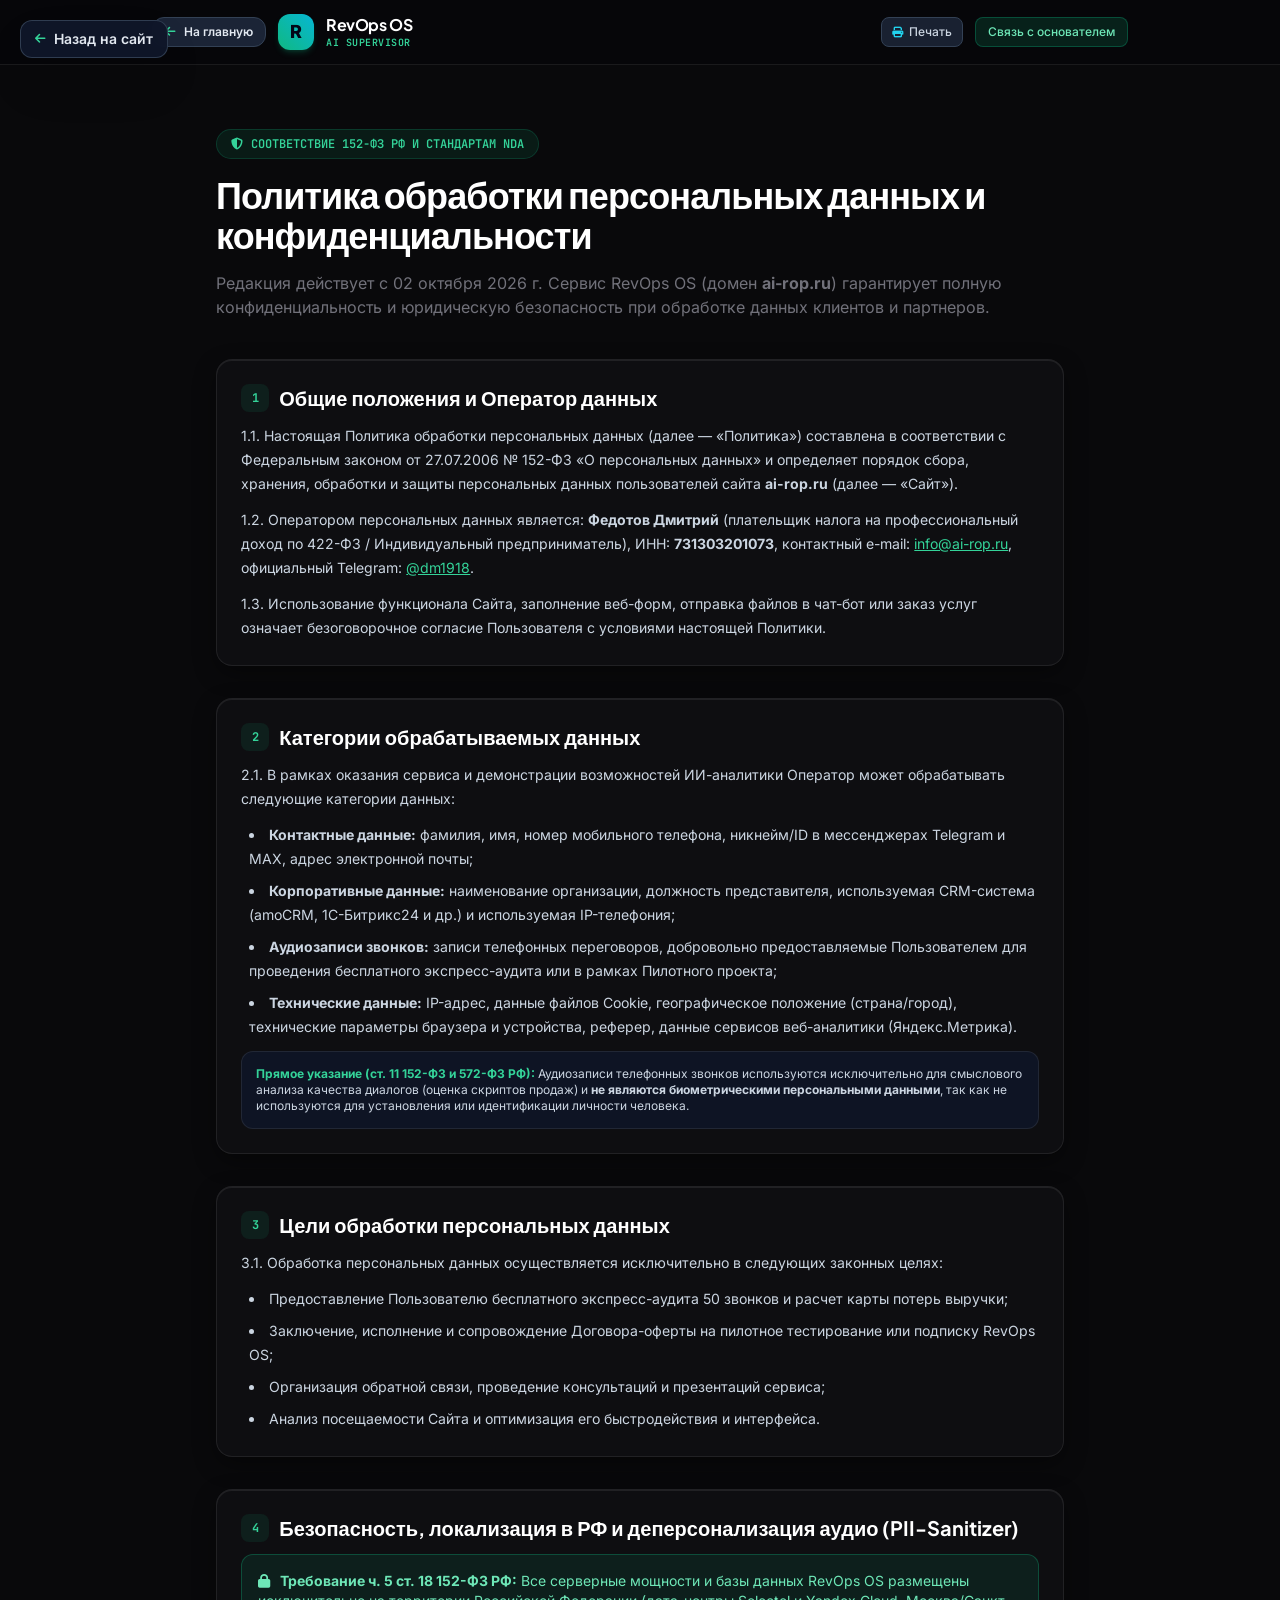
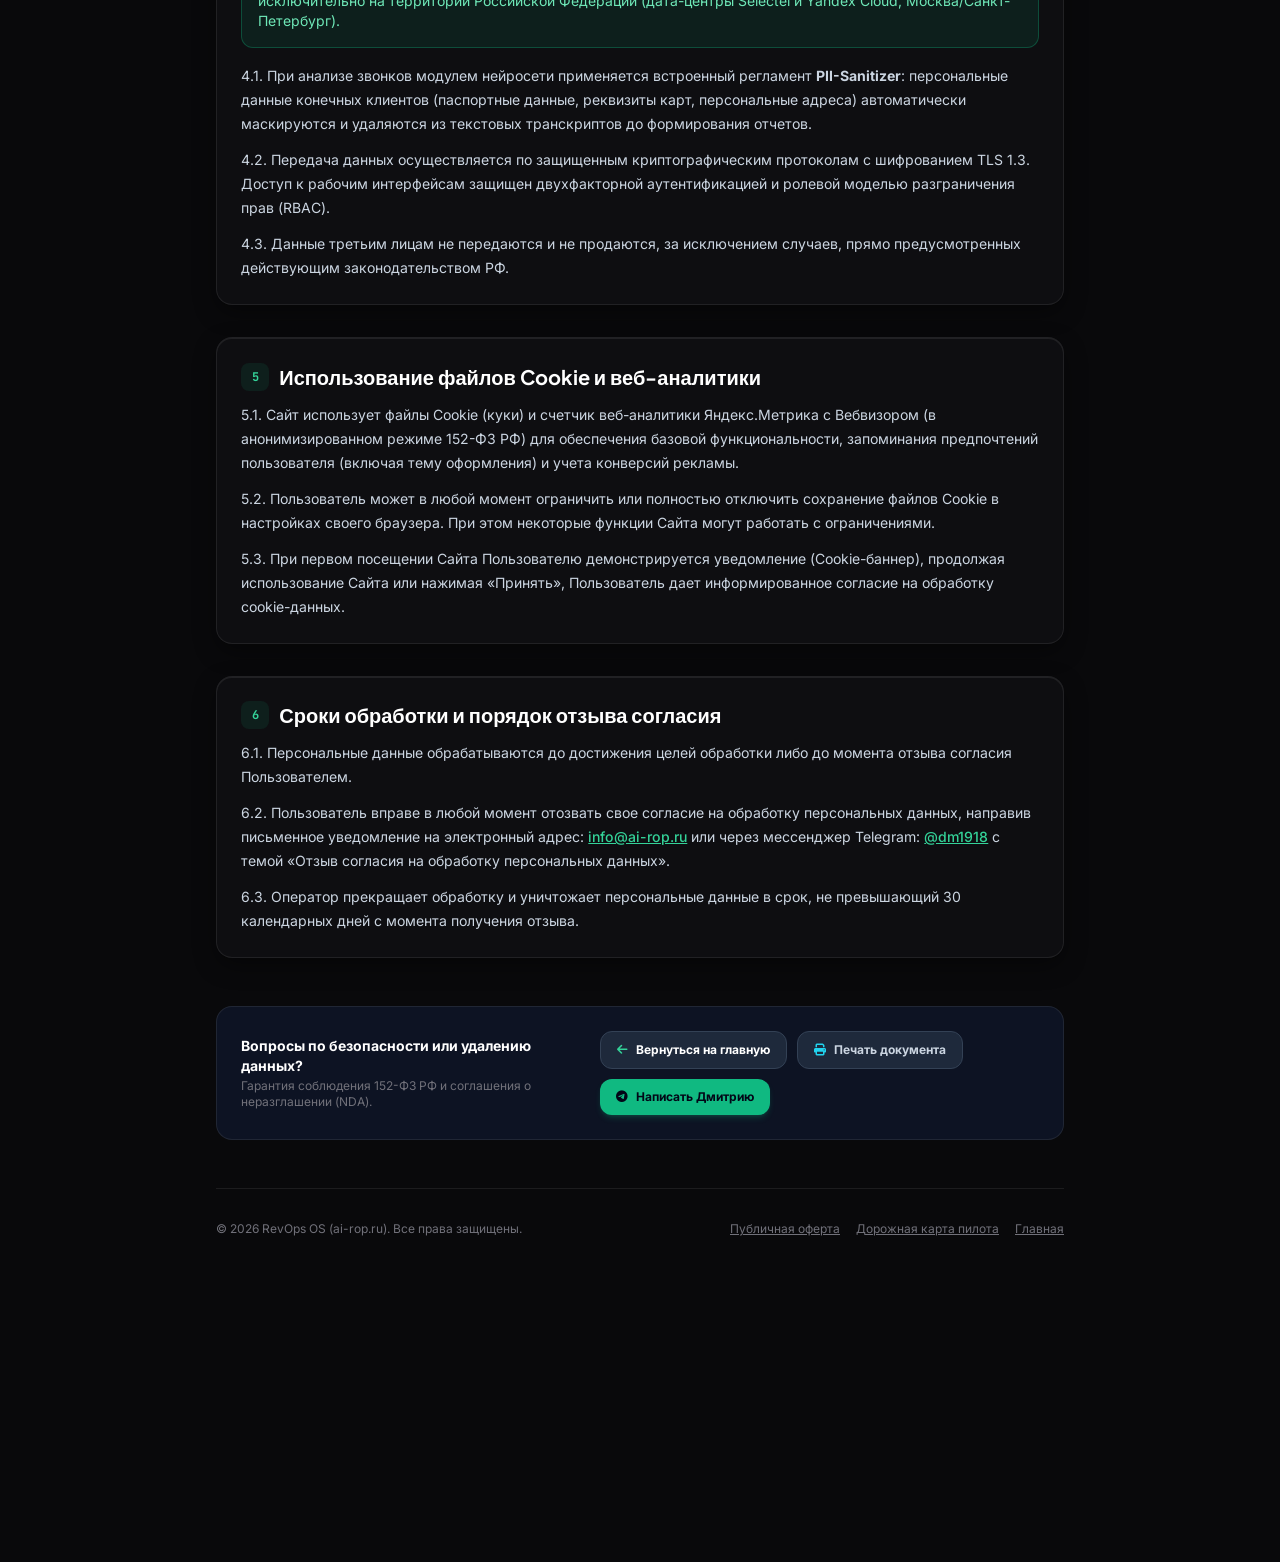
<file: privacy.html>
<!DOCTYPE html>
<html lang="ru" class="scroll-smooth">
<head>
    <meta charset="UTF-8">
    <meta name="viewport" content="width=device-width, initial-scale=1.0">
    <title>Политика конфиденциальности и обработки персональных данных (152-ФЗ) // RevOps OS</title>
    <meta name="description" content="Политика обработки персональных данных и защиты конфиденциальной информации сервиса RevOps OS (ai-rop.ru) в строгом соответствии с 152-ФЗ РФ.">
    <link rel="canonical" href="https://ai-rop.ru/privacy.html">

    <!-- Fonts & Icons (100% Self-Hosted / 152-ФЗ РФ Compliant) -->
    <link rel="stylesheet" href="css/fonts.css">
    <link rel="stylesheet" href="css/fontawesome.min.css">
    
    <!-- Static Production CSS -->
    <link rel="stylesheet" href="css/tailwind.min.css">
    <!-- Полноценная тема «Глубокий чёрный + Фиолетовый глубокий» (как на главной) -->
    <link rel="stylesheet" href="css/dark-theme.css?v=20261017-full-theme">
    <link rel="stylesheet" href="css/tabler-colors.css?v=20261017-full-theme">

    <!-- Тема по умолчанию: тёмная (глубокий чёрный), синхронизирована с главной -->
    <script>
        (function () {
            var t = 'dark';
            try { t = localStorage.getItem('revops-theme') || 'dark'; } catch (e) {}
            if (t !== 'light' && t !== 'dark') t = 'dark';
            document.documentElement.setAttribute('data-theme', t);
            document.documentElement.setAttribute('data-bs-theme', t);
        })();
    </script>
    <!-- Синхронизация темы между страницами -->
    <script>
        window.addEventListener('storage', function (e) {
            if (e.key === 'revops-theme' && (e.newValue === 'light' || e.newValue === 'dark')) {
                document.documentElement.setAttribute('data-theme', e.newValue);
                document.documentElement.setAttribute('data-bs-theme', e.newValue);
            }
        });
    </script>

    <!-- Yandex.Metrika (152-ФЗ РФ Compliant) -->
    <script type="text/javascript">
       (function(m,e,t,r,i,k,a){m[i]=m[i]||function(){(m[i].a=m[i].a||[]).push(arguments)};
       m[i].l=1*new Date();
       for (var j = 0; j < document.scripts.length; j++) {if (document.scripts[j].src === r) { return; }}
       k=e.createElement(t),a=e.getElementsByTagName(t)[0],k.async=1,k.src=r,a.parentNode.insertBefore(k,a)})
       (window, document, "script", "https://mc.yandex.ru/metrika/tag.js", "ym");
       ym(113329268, "init", {
            clickmap:true,
            trackLinks:true,
            accurateTrackBounce:true,
            webvisor:true,
            params: { ip_anonymization: true }
       });
    </script>
    <noscript><div><img src="https://mc.yandex.ru/watch/113329268" style="position:absolute; left:-9999px;" alt="" /></div></noscript>

    <style>
        body { font-family: 'Inter', sans-serif; }
        .font-display { font-family: 'Plus Jakarta Sans', sans-serif; }
        .font-mono { font-family: 'JetBrains Mono', monospace; }
        .glass-card {
            background: rgba(15, 23, 42, 0.7);
            backdrop-filter: blur(16px);
            border: 1px solid rgba(255, 255, 255, 0.08);
        }
    </style>
</head>
<body class="bg-slate-950 text-slate-100 min-h-screen flex flex-col antialiased selection:bg-emerald-500 selection:text-slate-950">

    <!-- Плавающая кнопка Назад (на мобильных и десктопах) -->
    <a href="/" onclick="goBack(event)" class="no-print fixed top-3 left-3 sm:top-5 sm:left-5 z-50 inline-flex items-center gap-2 px-3.5 py-2 rounded-xl bg-slate-900/95 hover:bg-slate-800 text-slate-200 hover:text-white text-xs sm:text-sm font-semibold border border-slate-700/90 hover:border-slate-500 shadow-2xl backdrop-blur-md transition-all group cursor-pointer" title="Назад на главную страницу">
        <i class="fas fa-arrow-left text-xs text-emerald-400 group-hover:-translate-x-1 transition-transform"></i>
        <span>Назад на сайт</span>
    </a>

    <!-- HEADER / NAVIGATION -->
    <header class="sticky top-0 z-40 bg-slate-950/85 backdrop-blur-md border-b border-slate-800">
        <div class="max-w-5xl mx-auto px-4 sm:px-6 h-16 flex items-center justify-between">
            <div class="flex items-center gap-3">
                <a href="/" onclick="goBack(event)" class="inline-flex items-center gap-2 px-3 py-1.5 rounded-xl bg-slate-800/90 hover:bg-slate-700 text-slate-200 hover:text-white text-xs font-semibold border border-slate-700 transition group" title="Вернуться на главную">
                    <i class="fas fa-arrow-left text-xs text-emerald-400 group-hover:-translate-x-0.5 transition-transform"></i>
                    <span>На главную</span>
                </a>
                <a href="/" class="flex items-center gap-3 group">
                    <div class="w-9 h-9 rounded-xl bg-gradient-to-tr from-emerald-500 to-cyan-500 flex items-center justify-center text-slate-950 font-black text-lg shadow-md shadow-emerald-500/20 group-hover:scale-105 transition-transform">
                        R
                    </div>
                    <div class="flex flex-col">
                        <span class="font-display font-bold text-white text-base tracking-tight leading-tight">RevOps OS</span>
                        <span class="text-[10px] font-mono text-emerald-400 font-semibold tracking-wider">AI SUPERVISOR</span>
                    </div>
                </a>
            </div>
            <div class="flex items-center gap-3 text-xs font-medium">
                <button type="button" onclick="window.print()" class="px-2.5 py-1.5 rounded-lg bg-slate-800/80 hover:bg-slate-700 text-slate-300 hover:text-white border border-slate-700 font-medium transition flex items-center gap-1.5" title="Печать">
                    <i class="fas fa-print text-cyan-400 text-[11px]"></i> <span class="hidden sm:inline">Печать</span>
                </button>
                <a href="/offer.html" class="text-slate-300 hover:text-white transition hidden md:inline-block">
                    Договор-оферта
                </a>
                <a href="https://t.me/dm1918" target="_blank" rel="noopener noreferrer" class="px-3 py-1.5 rounded-lg bg-emerald-500/15 border border-emerald-500/30 text-emerald-300 hover:bg-emerald-500/25 transition">
                    Связь с основателем
                </a>
            </div>
        </div>
    </header>

    <!-- MAIN CONTENT -->
    <main class="flex-1 max-w-4xl mx-auto px-4 sm:px-6 py-12 lg:py-16 w-full">
        <!-- Badge & Title -->
        <div class="mb-10 text-center sm:text-left">
            <div class="inline-flex items-center gap-2 px-3.5 py-1.5 rounded-full bg-emerald-500/10 text-emerald-400 text-xs font-mono font-semibold border border-emerald-500/20 mb-4">
                <i class="fas fa-shield-halved"></i>
                <span>СООТВЕТСТВИЕ 152-ФЗ РФ И СТАНДАРТАМ NDA</span>
            </div>
            <h1 class="font-display text-3xl sm:text-4xl font-extrabold text-white tracking-tight leading-tight mb-4">
                Политика обработки персональных данных и конфиденциальности
            </h1>
            <p class="text-slate-400 text-sm sm:text-base leading-relaxed">
                Редакция действует с 02 октября 2026 г. Сервис RevOps OS (домен <strong>ai-rop.ru</strong>) гарантирует полную конфиденциальность и юридическую безопасность при обработке данных клиентов и партнеров.
            </p>
        </div>

        <div class="space-y-8 text-sm sm:text-base text-slate-300 leading-relaxed">

            <!-- Card 1 -->
            <section class="glass-card rounded-2xl p-6 sm:p-8 border border-slate-800">
                <h2 class="font-display text-lg sm:text-xl font-bold text-white mb-3 flex items-center gap-2.5">
                    <span class="w-7 h-7 rounded-lg bg-emerald-500/10 text-emerald-400 text-xs flex items-center justify-center font-mono">1</span>
                    Общие положения и Оператор данных
                </h2>
                <p class="mb-3">
                    1.1. Настоящая Политика обработки персональных данных (далее — «Политика») составлена в соответствии с Федеральным законом от 27.07.2006 № 152-ФЗ «О персональных данных» и определяет порядок сбора, хранения, обработки и защиты персональных данных пользователей сайта <strong>ai-rop.ru</strong> (далее — «Сайт»).
                </p>
                <p class="mb-3">
                    1.2. Оператором персональных данных является: <strong>Федотов Дмитрий</strong> (плательщик налога на профессиональный доход по 422-ФЗ / Индивидуальный предприниматель), ИНН: <strong>731303201073</strong>, контактный e-mail: <a href="mailto:info@ai-rop.ru" class="text-emerald-400 underline">info@ai-rop.ru</a>, официальный Telegram: <a href="https://t.me/dm1918" class="text-emerald-400 underline">@dm1918</a>.
                </p>
                <p>
                    1.3. Использование функционала Сайта, заполнение веб-форм, отправка файлов в чат-бот или заказ услуг означает безоговорочное согласие Пользователя с условиями настоящей Политики.
                </p>
            </section>

            <!-- Card 2 -->
            <section class="glass-card rounded-2xl p-6 sm:p-8 border border-slate-800">
                <h2 class="font-display text-lg sm:text-xl font-bold text-white mb-3 flex items-center gap-2.5">
                    <span class="w-7 h-7 rounded-lg bg-emerald-500/10 text-emerald-400 text-xs flex items-center justify-center font-mono">2</span>
                    Категории обрабатываемых данных
                </h2>
                <p class="mb-3">
                    2.1. В рамках оказания сервиса и демонстрации возможностей ИИ-аналитики Оператор может обрабатывать следующие категории данных:
                </p>
                <ul class="list-disc list-inside space-y-2 text-slate-300 pl-2 mb-3">
                    <li><strong>Контактные данные:</strong> фамилия, имя, номер мобильного телефона, никнейм/ID в мессенджерах Telegram и MAX, адрес электронной почты;</li>
                    <li><strong>Корпоративные данные:</strong> наименование организации, должность представителя, используемая CRM-система (amoCRM, 1С-Битрикс24 и др.) и используемая IP-телефония;</li>
                    <li><strong>Аудиозаписи звонков:</strong> записи телефонных переговоров, добровольно предоставляемые Пользователем для проведения бесплатного экспресс-аудита или в рамках Пилотного проекта;</li>
                    <li><strong>Технические данные:</strong> IP-адрес, данные файлов Cookie, географическое положение (страна/город), технические параметры браузера и устройства, реферер, данные сервисов веб-аналитики (Яндекс.Метрика).</li>
                </ul>
                <div class="p-3.5 bg-slate-900/80 rounded-xl border border-slate-800 text-xs text-slate-300">
                    <strong class="text-emerald-400">Прямое указание (ст. 11 152-ФЗ и 572-ФЗ РФ):</strong>
                    Аудиозаписи телефонных звонков используются исключительно для смыслового анализа качества диалогов (оценка скриптов продаж) и <strong>не являются биометрическими персональными данными</strong>, так как не используются для установления или идентификации личности человека.
                </div>
            </section>

            <!-- Card 3 -->
            <section class="glass-card rounded-2xl p-6 sm:p-8 border border-slate-800">
                <h2 class="font-display text-lg sm:text-xl font-bold text-white mb-3 flex items-center gap-2.5">
                    <span class="w-7 h-7 rounded-lg bg-emerald-500/10 text-emerald-400 text-xs flex items-center justify-center font-mono">3</span>
                    Цели обработки персональных данных
                </h2>
                <p class="mb-3">
                    3.1. Обработка персональных данных осуществляется исключительно в следующих законных целях:
                </p>
                <ul class="list-disc list-inside space-y-2 text-slate-300 pl-2">
                    <li>Предоставление Пользователю бесплатного экспресс-аудита 50 звонков и расчет карты потерь выручки;</li>
                    <li>Заключение, исполнение и сопровождение Договора-оферты на пилотное тестирование или подписку RevOps OS;</li>
                    <li>Организация обратной связи, проведение консультаций и презентаций сервиса;</li>
                    <li>Анализ посещаемости Сайта и оптимизация его быстродействия и интерфейса.</li>
                </ul>
            </section>

            <!-- Card 4 -->
            <section class="glass-card rounded-2xl p-6 sm:p-8 border border-slate-800">
                <h2 class="font-display text-lg sm:text-xl font-bold text-white mb-3 flex items-center gap-2.5">
                    <span class="w-7 h-7 rounded-lg bg-emerald-500/10 text-emerald-400 text-xs flex items-center justify-center font-mono">4</span>
                    Безопасность, локализация в РФ и деперсонализация аудио (PII-Sanitizer)
                </h2>
                <div class="p-4 rounded-xl bg-emerald-500/10 border border-emerald-500/30 mb-4 text-emerald-300 text-xs sm:text-sm">
                    <i class="fas fa-lock mr-1.5"></i>
                    <strong>Требование ч. 5 ст. 18 152-ФЗ РФ:</strong> Все серверные мощности и базы данных RevOps OS размещены исключительно на территории Российской Федерации (дата-центры Selectel и Yandex Cloud, Москва/Санкт-Петербург).
                </div>
                <p class="mb-3">
                    4.1. При анализе звонков модулем нейросети применяется встроенный регламент <strong>PII-Sanitizer</strong>: персональные данные конечных клиентов (паспортные данные, реквизиты карт, персональные адреса) автоматически маскируются и удаляются из текстовых транскриптов до формирования отчетов.
                </p>
                <p class="mb-3">
                    4.2. Передача данных осуществляется по защищенным криптографическим протоколам с шифрованием TLS 1.3. Доступ к рабочим интерфейсам защищен двухфакторной аутентификацией и ролевой моделью разграничения прав (RBAC).
                </p>
                <p>
                    4.3. Данные третьим лицам не передаются и не продаются, за исключением случаев, прямо предусмотренных действующим законодательством РФ.
                </p>
            </section>

            <!-- Card 5 -->
            <section class="glass-card rounded-2xl p-6 sm:p-8 border border-slate-800">
                <h2 class="font-display text-lg sm:text-xl font-bold text-white mb-3 flex items-center gap-2.5">
                    <span class="w-7 h-7 rounded-lg bg-emerald-500/10 text-emerald-400 text-xs flex items-center justify-center font-mono">5</span>
                    Использование файлов Cookie и веб-аналитики
                </h2>
                <p class="mb-3">
                    5.1. Сайт использует файлы Cookie (куки) и счетчик веб-аналитики Яндекс.Метрика с Вебвизором (в анонимизированном режиме 152-ФЗ РФ) для обеспечения базовой функциональности, запоминания предпочтений пользователя (включая тему оформления) и учета конверсий рекламы.
                </p>
                <p class="mb-3">
                    5.2. Пользователь может в любой момент ограничить или полностью отключить сохранение файлов Cookie в настройках своего браузера. При этом некоторые функции Сайта могут работать с ограничениями.
                </p>
                <p>
                    5.3. При первом посещении Сайта Пользователю демонстрируется уведомление (Cookie-баннер), продолжая использование Сайта или нажимая «Принять», Пользователь дает информированное согласие на обработку cookie-данных.
                </p>
            </section>

            <!-- Card 6 -->
            <section class="glass-card rounded-2xl p-6 sm:p-8 border border-slate-800">
                <h2 class="font-display text-lg sm:text-xl font-bold text-white mb-3 flex items-center gap-2.5">
                    <span class="w-7 h-7 rounded-lg bg-emerald-500/10 text-emerald-400 text-xs flex items-center justify-center font-mono">6</span>
                    Сроки обработки и порядок отзыва согласия
                </h2>
                <p class="mb-3">
                    6.1. Персональные данные обрабатываются до достижения целей обработки либо до момента отзыва согласия Пользователем.
                </p>
                <p class="mb-3">
                    6.2. Пользователь вправе в любой момент отозвать свое согласие на обработку персональных данных, направив письменное уведомление на электронный адрес: <a href="mailto:info@ai-rop.ru" class="text-emerald-400 underline font-medium">info@ai-rop.ru</a> или через мессенджер Telegram: <a href="https://t.me/dm1918" class="text-emerald-400 underline font-medium">@dm1918</a> с темой «Отзыв согласия на обработку персональных данных».
                </p>
                <p>
                    6.3. Оператор прекращает обработку и уничтожает персональные данные в срок, не превышающий 30 календарных дней с момента получения отзыва.
                </p>
            </section>

        </div>

        <!-- Блок возврата на сайт и связи с основателем -->
        <div class="mt-12 p-6 rounded-2xl bg-slate-900/80 border border-slate-800 flex flex-col sm:flex-row items-center justify-between gap-4">
            <div class="text-left">
                <div class="text-sm font-bold text-white mb-0.5">Вопросы по безопасности или удалению данных?</div>
                <div class="text-xs text-slate-400">Гарантия соблюдения 152-ФЗ РФ и соглашения о неразглашении (NDA).</div>
            </div>
            <div class="flex flex-wrap items-center gap-2.5">
                <a href="/" onclick="goBack(event)" class="inline-flex items-center gap-2 px-4 py-2.5 rounded-xl bg-slate-800 hover:bg-slate-700 text-white font-bold text-xs border border-slate-700 transition">
                    <i class="fas fa-arrow-left text-emerald-400"></i>
                    <span>Вернуться на главную</span>
                </a>
                <button type="button" onclick="window.print()" class="inline-flex items-center gap-2 px-4 py-2.5 rounded-xl bg-slate-800 hover:bg-slate-700 text-slate-300 hover:text-white font-bold text-xs border border-slate-700 transition">
                    <i class="fas fa-print text-cyan-400"></i>
                    <span>Печать документа</span>
                </button>
                <a href="https://t.me/dm1918" target="_blank" rel="noopener noreferrer" class="inline-flex items-center gap-2 px-4 py-2.5 rounded-xl bg-emerald-500 hover:bg-emerald-400 text-slate-950 font-bold text-xs transition shadow-md shadow-emerald-500/20">
                    <i class="fab fa-telegram"></i>
                    <span>Написать Дмитрию</span>
                </a>
            </div>
        </div>

        <div class="mt-12 pt-8 border-t border-slate-800 flex flex-col sm:flex-row items-center justify-between gap-4 text-xs text-slate-500">
            <div>© 2026 RevOps OS (ai-rop.ru). Все права защищены.</div>
            <div class="flex items-center gap-4">
                <a href="/offer.html" class="hover:text-slate-300 underline">Публичная оферта</a>
                <a href="/pilot-roadmap.html" class="hover:text-slate-300 underline">Дорожная карта пилота</a>
                <a href="/" onclick="goBack(event)" class="hover:text-slate-300 underline">Главная</a>
            </div>
        </div>
    </main>

    <!-- FLOATING SCROLL-TO-TOP BUTTON -->
    <button type="button" id="scrollToTopBtn" aria-label="Вернуться наверх" class="fixed bottom-6 right-6 z-40 p-3 rounded-2xl bg-slate-900/90 hover:bg-emerald-500 text-slate-300 hover:text-slate-950 border border-slate-700/80 shadow-2xl transition-all duration-300 opacity-0 pointer-events-none translate-y-4 hover:scale-105 active:scale-95 flex items-center gap-2 group backdrop-blur-xl">
        <i class="fas fa-arrow-up text-sm group-hover:-translate-y-0.5 transition-transform"></i>
        <span class="text-xs font-bold font-mono pr-1 hidden sm:inline">Наверх</span>
    </button>

    <!-- Universal Back Navigation & Scroll Logic -->
    <script>
        function goBack(e) {
            if (e && e.preventDefault) e.preventDefault();
            var targetUrl = (window.location.protocol === 'file:') ? 'index.html' : '/';
            var ref = document.referrer;
            var isFromOurSite = ref && (ref.indexOf(window.location.host) !== -1 || ref.indexOf('ai-rop.ru') !== -1);
            if (window.history.length > 1 && isFromOurSite) {
                window.history.back();
                setTimeout(function() {
                    if (window.location.pathname.indexOf('privacy') !== -1 || window.location.href.indexOf('privacy') !== -1) {
                        window.location.href = targetUrl;
                    }
                }, 250);
            } else {
                window.location.href = targetUrl;
            }
        }

        (function() {
            const btn = document.getElementById('scrollToTopBtn');
            if (!btn) return;
            window.addEventListener('scroll', function() {
                if (window.scrollY > 300) {
                    btn.classList.remove('opacity-0', 'pointer-events-none', 'translate-y-4');
                    btn.classList.add('opacity-100', 'pointer-events-auto', 'translate-y-0');
                } else {
                    btn.classList.add('opacity-0', 'pointer-events-none', 'translate-y-4');
                    btn.classList.remove('opacity-100', 'pointer-events-auto', 'translate-y-0');
                }
            }, { passive: true });
            btn.addEventListener('click', function() {
                window.scrollTo({ top: 0, behavior: 'smooth' });
            });
        })();
    </script>
</body>
</html>
</file>
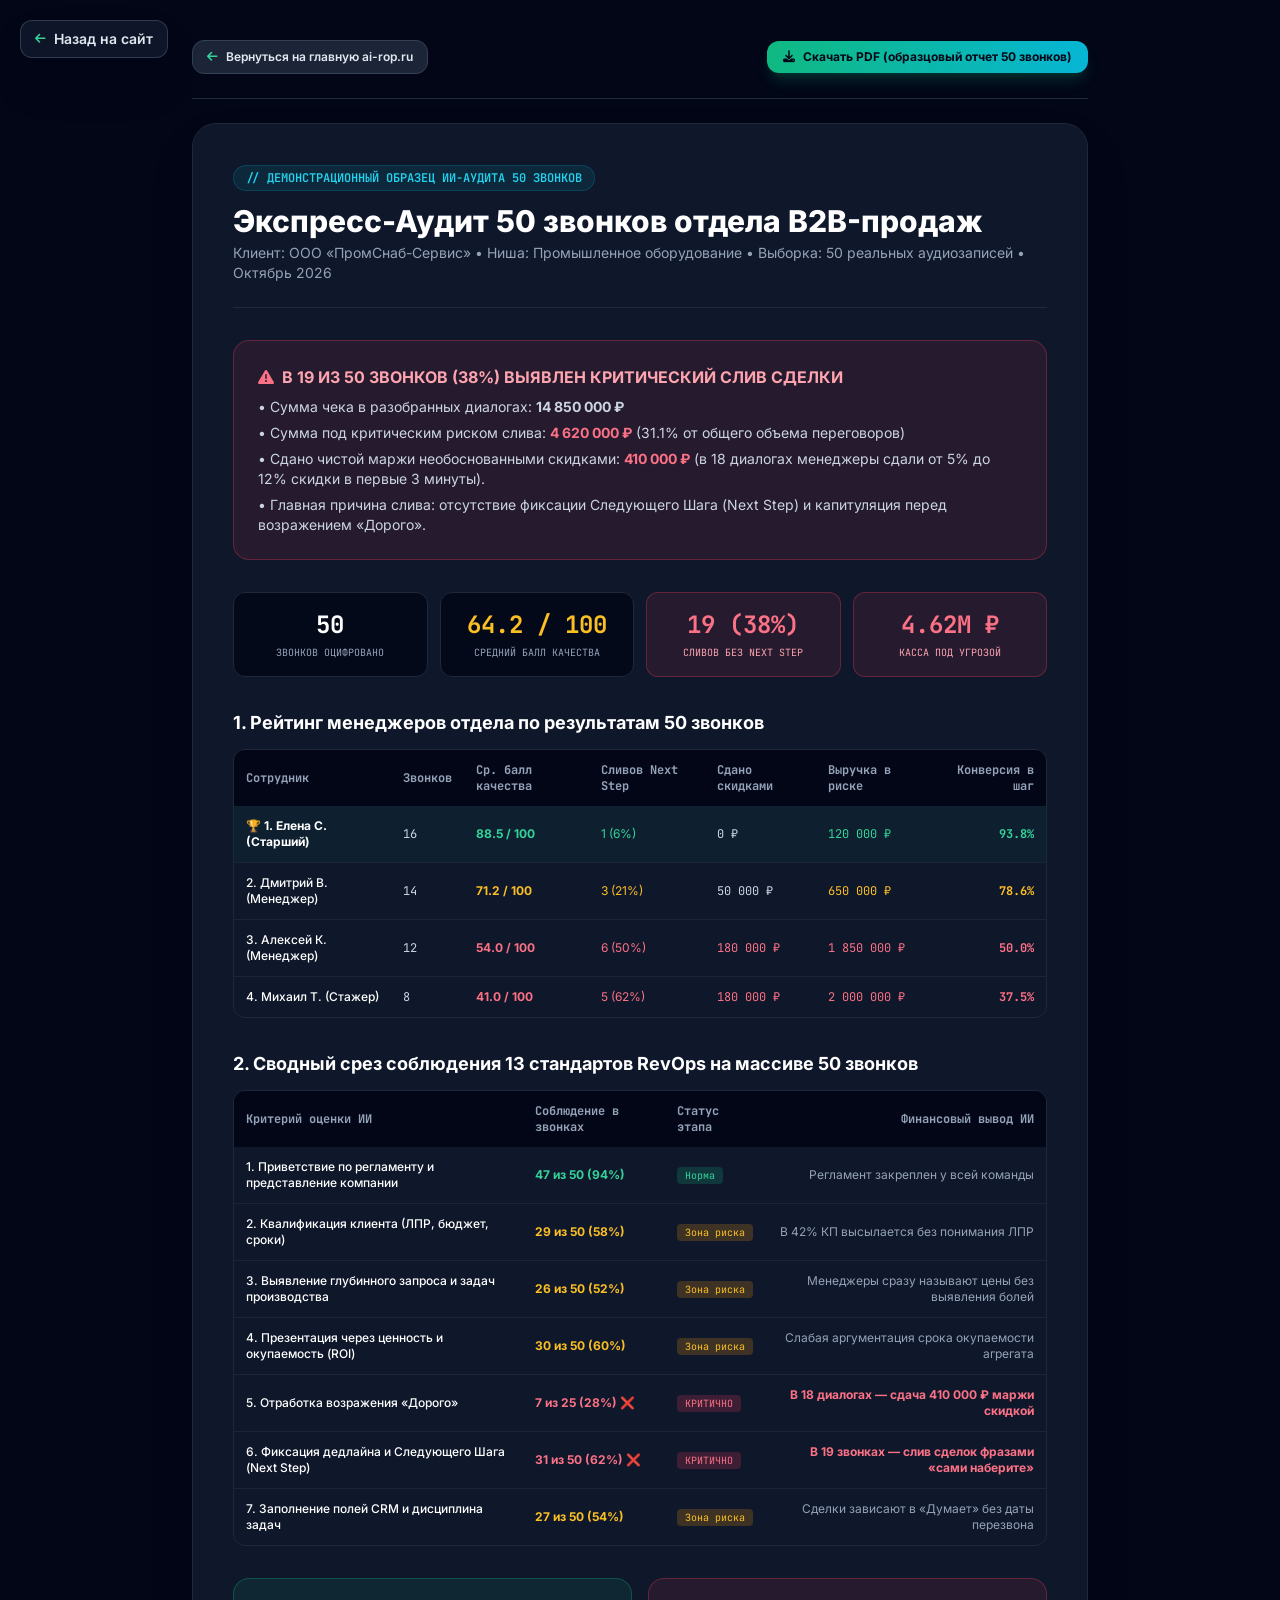
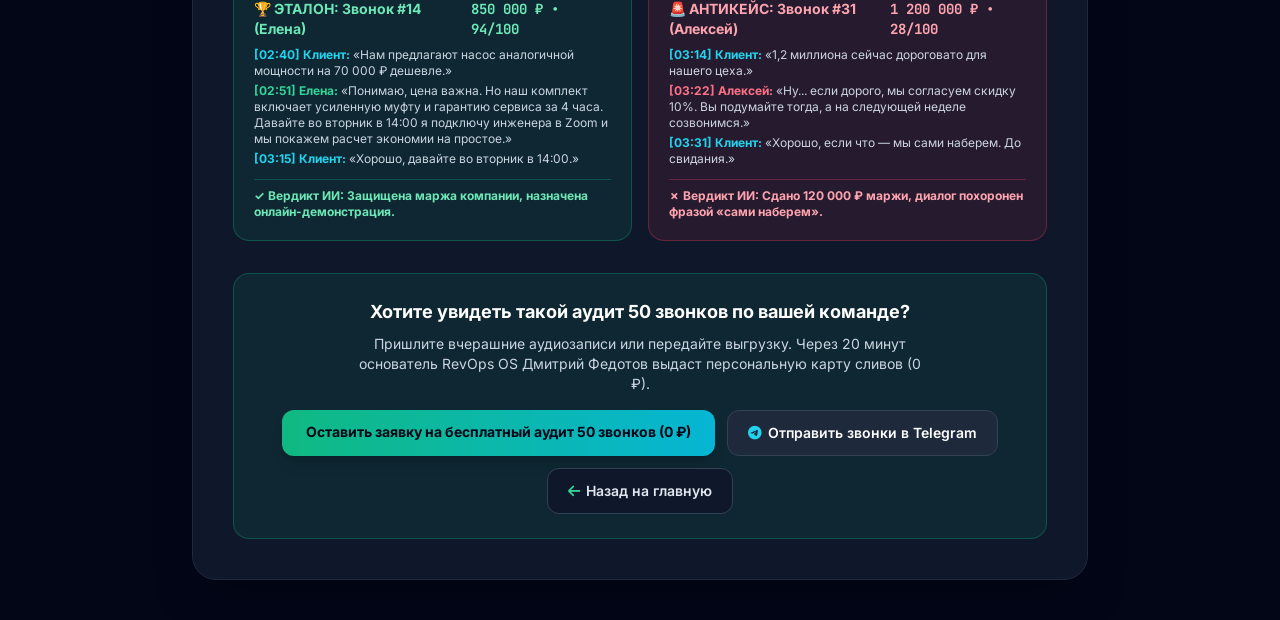
<file: sample-audit-report.html>
<!DOCTYPE html>
<html lang="ru">
<head>
    <meta charset="UTF-8">
    <meta name="viewport" content="width=device-width, initial-scale=1.0">
    <title>Образец ИИ-Аудита 50 звонков // RevOps OS</title>
    <link rel="stylesheet" href="css/fonts.css">
    <link rel="stylesheet" href="css/fontawesome.min.css">
    <link rel="stylesheet" href="css/tailwind.min.css">
    <style>
        body { font-family: 'Inter', -apple-system, sans-serif; }
    </style>
    <!-- Yandex.Metrika counter (152-ФЗ РФ Compliant) -->
    <script type="text/javascript">
       (function(m,e,t,r,i,k,a){m[i]=m[i]||function(){(m[i].a=m[i].a||[]).push(arguments)};
       m[i].l=1*new Date();
       for (var j = 0; j < document.scripts.length; j++) {if (document.scripts[j].src === r) { return; }}
       k=e.createElement(t),a=e.getElementsByTagName(t)[0],k.async=1,k.src=r,a.parentNode.insertBefore(k,a)})
       (window, document, "script", "https://mc.yandex.ru/metrika/tag.js", "ym");
       ym(113329268, "init", {
            clickmap:true,
            trackLinks:true,
            accurateTrackBounce:true,
            webvisor:true,
            params: { ip_anonymization: true }
       });
    </script>
    <noscript><div><img src="https://mc.yandex.ru/watch/113329268" style="position:absolute; left:-9999px;" alt="" /></div></noscript>
    <!-- /Yandex.Metrika counter -->
</head>
<body class="bg-slate-950 text-slate-100 min-h-screen py-10 px-4 sm:px-6">
    <!-- Плавающая кнопка Назад -->
    <a href="/" onclick="goBack(event)" class="fixed top-3 left-3 sm:top-5 sm:left-5 z-50 inline-flex items-center gap-2 px-3.5 py-2 rounded-xl bg-slate-900/95 hover:bg-slate-800 text-slate-200 hover:text-white text-xs sm:text-sm font-semibold border border-slate-700/90 hover:border-slate-500 shadow-2xl backdrop-blur-md transition-all group cursor-pointer" title="Назад на главную страницу">
        <i class="fas fa-arrow-left text-xs text-emerald-400 group-hover:-translate-x-1 transition-transform"></i>
        <span>Назад на сайт</span>
    </a>

    <div class="max-w-4xl mx-auto">
        <!-- Top Nav -->
        <div class="flex flex-col sm:flex-row sm:items-center justify-between gap-4 pb-6 mb-6 border-b border-slate-800">
            <a href="/" onclick="goBack(event)" class="inline-flex items-center gap-2 px-3.5 py-2 rounded-xl bg-slate-800/90 hover:bg-slate-700 text-slate-200 hover:text-white text-xs font-semibold border border-slate-700 transition w-fit">
                <i class="fas fa-arrow-left text-emerald-400"></i>
                <span>Вернуться на главную ai-rop.ru</span>
            </a>
            <a href="samples/Образец_ИИ_Аудита_50_Звонков_RevOps_OS.pdf" download class="px-4 py-2 bg-gradient-to-r from-emerald-500 to-cyan-500 text-slate-950 font-bold rounded-xl text-xs flex items-center gap-2 shadow-lg shadow-emerald-500/20 hover:from-emerald-400 hover:to-cyan-400 transition w-fit">
                <i class="fas fa-download"></i> Скачать PDF (образцовый отчет 50 звонков)
            </a>
        </div>

        <!-- Document Preview Card -->
        <div class="rounded-3xl bg-slate-900 border border-slate-800 p-6 sm:p-10 shadow-2xl space-y-8">
            <!-- Header -->
            <div class="border-b border-slate-800 pb-6">
                <div class="inline-flex items-center gap-2 px-3 py-1 rounded-full bg-cyan-500/10 text-cyan-400 font-mono text-xs font-semibold mb-3 border border-cyan-500/20">
                    // ДЕМОНСТРАЦИОННЫЙ ОБРАЗЕЦ ИИ-АУДИТА 50 ЗВОНКОВ
                </div>
                <h1 class="text-2xl sm:text-3xl font-extrabold text-white">Экспресс-Аудит 50 звонков отдела B2B-продаж</h1>
                <p class="text-slate-400 text-xs sm:text-sm mt-1">Клиент: ООО «ПромСнаб-Сервис» • Ниша: Промышленное оборудование • Выборка: 50 реальных аудиозаписей • Октябрь 2026</p>
            </div>

            <!-- Key Findings Box -->
            <div class="p-5 sm:p-6 rounded-2xl bg-rose-500/10 border border-rose-500/30 text-rose-200">
                <div class="flex items-center gap-2 font-bold text-rose-300 text-sm sm:text-base mb-2">
                    <i class="fas fa-triangle-exclamation text-rose-400"></i>
                    <span>В 19 ИЗ 50 ЗВОНКОВ (38%) ВЫЯВЛЕН КРИТИЧЕСКИЙ СЛИВ СДЕЛКИ</span>
                </div>
                <ul class="text-xs sm:text-sm space-y-1.5 text-slate-300">
                    <li>• Сумма чека в разобранных диалогах: <strong>14 850 000 ₽</strong></li>
                    <li>• Сумма под критическим риском слива: <strong class="text-rose-400">4 620 000 ₽</strong> (31.1% от общего объема переговоров)</li>
                    <li>• Сдано чистой маржи необоснованными скидками: <strong class="text-rose-400">410 000 ₽</strong> (в 18 диалогах менеджеры сдали от 5% до 12% скидки в первые 3 минуты).</li>
                    <li>• Главная причина слива: отсутствие фиксации Следующего Шага (Next Step) и капитуляция перед возражением «Дорого».</li>
                </ul>
            </div>

            <!-- 4 KPI Badges -->
            <div class="grid grid-cols-2 sm:grid-cols-4 gap-3">
                <div class="p-4 rounded-xl bg-slate-950/80 border border-slate-800 text-center">
                    <div class="text-2xl font-extrabold text-white font-mono">50</div>
                    <div class="text-[10px] text-slate-400 uppercase font-mono mt-1">Звонков оцифровано</div>
                </div>
                <div class="p-4 rounded-xl bg-slate-950/80 border border-slate-800 text-center">
                    <div class="text-2xl font-extrabold text-amber-400 font-mono">64.2 / 100</div>
                    <div class="text-[10px] text-slate-400 uppercase font-mono mt-1">Средний балл качества</div>
                </div>
                <div class="p-4 rounded-xl bg-rose-500/10 border border-rose-500/30 text-center">
                    <div class="text-2xl font-extrabold text-rose-400 font-mono">19 (38%)</div>
                    <div class="text-[10px] text-rose-300 uppercase font-mono mt-1">Сливов без Next Step</div>
                </div>
                <div class="p-4 rounded-xl bg-rose-500/10 border border-rose-500/30 text-center">
                    <div class="text-2xl font-extrabold text-rose-400 font-mono">4.62M ₽</div>
                    <div class="text-[10px] text-rose-300 uppercase font-mono mt-1">Касса под угрозой</div>
                </div>
            </div>

            <!-- Team Scoreboard -->
            <div>
                <h3 class="text-lg font-bold text-white mb-3">1. Рейтинг менеджеров отдела по результатам 50 звонков</h3>
                <div class="overflow-x-auto rounded-xl border border-slate-800">
                    <table class="w-full text-xs text-left">
                        <thead class="bg-slate-950 text-slate-400 font-mono">
                            <tr>
                                <th class="p-3">Сотрудник</th>
                                <th class="p-3">Звонков</th>
                                <th class="p-3">Ср. балл качества</th>
                                <th class="p-3">Сливов Next Step</th>
                                <th class="p-3">Сдано скидками</th>
                                <th class="p-3">Выручка в риске</th>
                                <th class="p-3 text-right">Конверсия в шаг</th>
                            </tr>
                        </thead>
                        <tbody class="divide-y divide-slate-800/80 text-slate-300">
                            <tr class="bg-emerald-500/5">
                                <td class="p-3 font-bold text-white">🏆 1. Елена С. (Старший)</td>
                                <td class="p-3 font-mono">16</td>
                                <td class="p-3 text-emerald-400 font-bold">88.5 / 100</td>
                                <td class="p-3 text-emerald-400">1 (6%)</td>
                                <td class="p-3 font-mono">0 ₽</td>
                                <td class="p-3 font-mono text-emerald-400">120 000 ₽</td>
                                <td class="p-3 font-mono text-emerald-400 font-bold text-right">93.8%</td>
                            </tr>
                            <tr>
                                <td class="p-3 font-medium text-white">2. Дмитрий В. (Менеджер)</td>
                                <td class="p-3 font-mono">14</td>
                                <td class="p-3 text-amber-400 font-bold">71.2 / 100</td>
                                <td class="p-3 text-amber-400">3 (21%)</td>
                                <td class="p-3 font-mono">50 000 ₽</td>
                                <td class="p-3 font-mono text-amber-400">650 000 ₽</td>
                                <td class="p-3 font-mono text-amber-400 font-bold text-right">78.6%</td>
                            </tr>
                            <tr>
                                <td class="p-3 font-medium text-white">3. Алексей К. (Менеджер)</td>
                                <td class="p-3 font-mono">12</td>
                                <td class="p-3 text-rose-400 font-bold">54.0 / 100</td>
                                <td class="p-3 text-rose-400">6 (50%)</td>
                                <td class="p-3 font-mono text-rose-400">180 000 ₽</td>
                                <td class="p-3 font-mono text-rose-400">1 850 000 ₽</td>
                                <td class="p-3 font-mono text-rose-400 font-bold text-right">50.0%</td>
                            </tr>
                            <tr>
                                <td class="p-3 font-medium text-white">4. Михаил Т. (Стажер)</td>
                                <td class="p-3 font-mono">8</td>
                                <td class="p-3 text-rose-400 font-bold">41.0 / 100</td>
                                <td class="p-3 text-rose-400">5 (62%)</td>
                                <td class="p-3 font-mono text-rose-400">180 000 ₽</td>
                                <td class="p-3 font-mono text-rose-400">2 000 000 ₽</td>
                                <td class="p-3 font-mono text-rose-400 font-bold text-right">37.5%</td>
                            </tr>
                        </tbody>
                    </table>
                </div>
            </div>

            <!-- Matrix -->
            <div>
                <h3 class="text-lg font-bold text-white mb-3">2. Сводный срез соблюдения 13 стандартов RevOps на массиве 50 звонков</h3>
                <div class="overflow-x-auto rounded-xl border border-slate-800">
                    <table class="w-full text-xs text-left">
                        <thead class="bg-slate-950 text-slate-400 font-mono">
                            <tr>
                                <th class="p-3">Критерий оценки ИИ</th>
                                <th class="p-3">Соблюдение в звонках</th>
                                <th class="p-3">Статус этапа</th>
                                <th class="p-3 text-right">Финансовый вывод ИИ</th>
                            </tr>
                        </thead>
                        <tbody class="divide-y divide-slate-800/80 text-slate-300">
                            <tr>
                                <td class="p-3 font-medium text-white">1. Приветствие по регламенту и представление компании</td>
                                <td class="p-3 text-emerald-400 font-bold">47 из 50 (94%)</td>
                                <td class="p-3"><span class="px-2 py-0.5 rounded bg-emerald-500/20 text-emerald-400 font-mono text-[10px]">Норма</span></td>
                                <td class="p-3 text-right text-slate-400">Регламент закреплен у всей команды</td>
                            </tr>
                            <tr>
                                <td class="p-3 font-medium text-white">2. Квалификация клиента (ЛПР, бюджет, сроки)</td>
                                <td class="p-3 text-amber-400 font-bold">29 из 50 (58%)</td>
                                <td class="p-3"><span class="px-2 py-0.5 rounded bg-amber-500/20 text-amber-400 font-mono text-[10px]">Зона риска</span></td>
                                <td class="p-3 text-right text-slate-400">В 42% КП высылается без понимания ЛПР</td>
                            </tr>
                            <tr>
                                <td class="p-3 font-medium text-white">3. Выявление глубинного запроса и задач производства</td>
                                <td class="p-3 text-amber-400 font-bold">26 из 50 (52%)</td>
                                <td class="p-3"><span class="px-2 py-0.5 rounded bg-amber-500/20 text-amber-400 font-mono text-[10px]">Зона риска</span></td>
                                <td class="p-3 text-right text-slate-400">Менеджеры сразу называют цены без выявления болей</td>
                            </tr>
                            <tr>
                                <td class="p-3 font-medium text-white">4. Презентация через ценность и окупаемость (ROI)</td>
                                <td class="p-3 text-amber-400 font-bold">30 из 50 (60%)</td>
                                <td class="p-3"><span class="px-2 py-0.5 rounded bg-amber-500/20 text-amber-400 font-mono text-[10px]">Зона риска</span></td>
                                <td class="p-3 text-right text-slate-400">Слабая аргументация срока окупаемости агрегата</td>
                            </tr>
                            <tr>
                                <td class="p-3 font-medium text-white">5. Отработка возражения «Дорого»</td>
                                <td class="p-3 text-rose-400 font-bold">7 из 25 (28%) ❌</td>
                                <td class="p-3"><span class="px-2 py-0.5 rounded bg-rose-500/20 text-rose-400 font-mono text-[10px]">КРИТИЧНО</span></td>
                                <td class="p-3 text-right text-rose-400 font-bold">В 18 диалогах — сдача 410 000 ₽ маржи скидкой</td>
                            </tr>
                            <tr>
                                <td class="p-3 font-medium text-white">6. Фиксация дедлайна и Следующего Шага (Next Step)</td>
                                <td class="p-3 text-rose-400 font-bold">31 из 50 (62%) ❌</td>
                                <td class="p-3"><span class="px-2 py-0.5 rounded bg-rose-500/20 text-rose-400 font-mono text-[10px]">КРИТИЧНО</span></td>
                                <td class="p-3 text-right text-rose-400 font-bold">В 19 звонках — слив сделок фразами «сами наберите»</td>
                            </tr>
                            <tr>
                                <td class="p-3 font-medium text-white">7. Заполнение полей CRM и дисциплина задач</td>
                                <td class="p-3 text-amber-400 font-bold">27 из 50 (54%)</td>
                                <td class="p-3"><span class="px-2 py-0.5 rounded bg-amber-500/20 text-amber-400 font-mono text-[10px]">Зона риска</span></td>
                                <td class="p-3 text-right text-slate-400">Сделки зависают в «Думает» без даты перезвона</td>
                            </tr>
                        </tbody>
                    </table>
                </div>
            </div>

            <!-- Contrast Cases -->
            <div class="grid grid-cols-1 md:grid-cols-2 gap-4">
                <div class="p-5 rounded-2xl bg-emerald-500/10 border border-emerald-500/30 text-xs">
                    <div class="flex items-center justify-between font-bold text-emerald-300 text-sm mb-2">
                        <span>🏆 ЭТАЛОН: Звонок #14 (Елена)</span>
                        <span class="font-mono">850 000 ₽ • 94/100</span>
                    </div>
                    <div class="space-y-1 text-slate-300 mb-3">
                        <p><strong class="text-cyan-400">[02:40] Клиент:</strong> «Нам предлагают насос аналогичной мощности на 70 000 ₽ дешевле.»</p>
                        <p><strong class="text-emerald-400">[02:51] Елена:</strong> «Понимаю, цена важна. Но наш комплект включает усиленную муфту и гарантию сервиса за 4 часа. Давайте во вторник в 14:00 я подключу инженера в Zoom и мы покажем расчет экономии на простое.»</p>
                        <p><strong class="text-cyan-400">[03:15] Клиент:</strong> «Хорошо, давайте во вторник в 14:00.»</p>
                    </div>
                    <div class="pt-2 border-t border-emerald-500/30 font-bold text-emerald-300">
                        ✓ Вердикт ИИ: Защищена маржа компании, назначена онлайн-демонстрация.
                    </div>
                </div>

                <div class="p-5 rounded-2xl bg-rose-500/10 border border-rose-500/30 text-xs">
                    <div class="flex items-center justify-between font-bold text-rose-300 text-sm mb-2">
                        <span>🚨 АНТИКЕЙС: Звонок #31 (Алексей)</span>
                        <span class="font-mono">1 200 000 ₽ • 28/100</span>
                    </div>
                    <div class="space-y-1 text-slate-300 mb-3">
                        <p><strong class="text-cyan-400">[03:14] Клиент:</strong> «1,2 миллиона сейчас дороговато для нашего цеха.»</p>
                        <p><strong class="text-rose-400">[03:22] Алексей:</strong> «Ну... если дорого, мы согласуем скидку 10%. Вы подумайте тогда, а на следующей неделе созвонимся.»</p>
                        <p><strong class="text-cyan-400">[03:31] Клиент:</strong> «Хорошо, если что — мы сами наберем. До свидания.»</p>
                    </div>
                    <div class="pt-2 border-t border-rose-500/30 font-bold text-rose-300">
                        ✗ Вердикт ИИ: Сдано 120 000 ₽ маржи, диалог похоронен фразой «сами наберем».
                    </div>
                </div>
            </div>

            <!-- Instant CTA -->
            <div class="p-6 rounded-2xl bg-emerald-500/10 border border-emerald-500/30 text-center">
                <h4 class="text-base sm:text-lg font-bold text-white mb-2">Хотите увидеть такой аудит 50 звонков по вашей команде?</h4>
                <p class="text-xs sm:text-sm text-slate-300 max-w-xl mx-auto mb-4">
                    Пришлите вчерашние аудиозаписи или передайте выгрузку. Через 20 минут основатель RevOps OS Дмитрий Федотов выдаст персональную карту сливов (0 ₽).
                </p>
                <div class="flex flex-wrap gap-3 justify-center">
                    <a href="/#cta" class="px-6 py-3 bg-gradient-to-r from-emerald-500 to-cyan-500 hover:from-emerald-400 hover:to-cyan-400 text-slate-950 font-bold rounded-xl text-xs sm:text-sm shadow-lg transition">
                        Оставить заявку на бесплатный аудит 50 звонков (0 ₽)
                    </a>
                    <a href="https://t.me/dm1918" target="_blank" class="px-5 py-3 bg-slate-800 hover:bg-slate-700 text-white font-semibold rounded-xl text-xs sm:text-sm border border-slate-700 transition flex items-center gap-1.5">
                        <i class="fab fa-telegram text-cyan-400"></i> Отправить звонки в Telegram
                    </a>
                    <a href="/" onclick="goBack(event)" class="px-5 py-3 bg-slate-900 hover:bg-slate-800 text-slate-200 hover:text-white font-semibold rounded-xl text-xs sm:text-sm border border-slate-700 transition flex items-center gap-1.5">
                        <i class="fas fa-arrow-left text-emerald-400"></i> Назад на главную
                    </a>
                </div>
            </div>
        </div>
    </div>

    <!-- FLOATING SCROLL-TO-TOP BUTTON -->
    <button type="button" id="scrollToTopBtn" aria-label="Вернуться наверх" class="fixed bottom-6 right-6 z-40 p-3 rounded-2xl bg-slate-900/90 hover:bg-emerald-500 text-slate-300 hover:text-slate-950 border border-slate-700/80 shadow-2xl transition-all duration-300 opacity-0 pointer-events-none translate-y-4 hover:scale-105 active:scale-95 flex items-center gap-2 group backdrop-blur-xl">
        <i class="fas fa-arrow-up text-sm group-hover:-translate-y-0.5 transition-transform"></i>
        <span class="text-xs font-bold font-mono pr-1 hidden sm:inline">Наверх</span>
    </button>

    <!-- Universal Back Navigation & Scroll Logic -->
    <script>
        function goBack(e) {
            if (e && e.preventDefault) e.preventDefault();
            var targetUrl = (window.location.protocol === 'file:') ? 'index.html' : '/';
            var ref = document.referrer;
            var isFromOurSite = ref && (ref.indexOf(window.location.host) !== -1 || ref.indexOf('ai-rop.ru') !== -1);
            if (window.history.length > 1 && isFromOurSite) {
                window.history.back();
                setTimeout(function() {
                    if (window.location.pathname.indexOf('sample') !== -1 || window.location.href.indexOf('sample') !== -1) {
                        window.location.href = targetUrl;
                    }
                }, 250);
            } else {
                window.location.href = targetUrl;
            }
        }

        (function() {
            const btn = document.getElementById('scrollToTopBtn');
            if (!btn) return;
            window.addEventListener('scroll', function() {
                if (window.scrollY > 300) {
                    btn.classList.remove('opacity-0', 'pointer-events-none', 'translate-y-4');
                    btn.classList.add('opacity-100', 'pointer-events-auto', 'translate-y-0');
                } else {
                    btn.classList.add('opacity-0', 'pointer-events-none', 'translate-y-4');
                    btn.classList.remove('opacity-100', 'pointer-events-auto', 'translate-y-0');
                }
            }, { passive: true });
            btn.addEventListener('click', function() {
                window.scrollTo({ top: 0, behavior: 'smooth' });
            });
        })();
    </script>
</body>
</html>
</file>
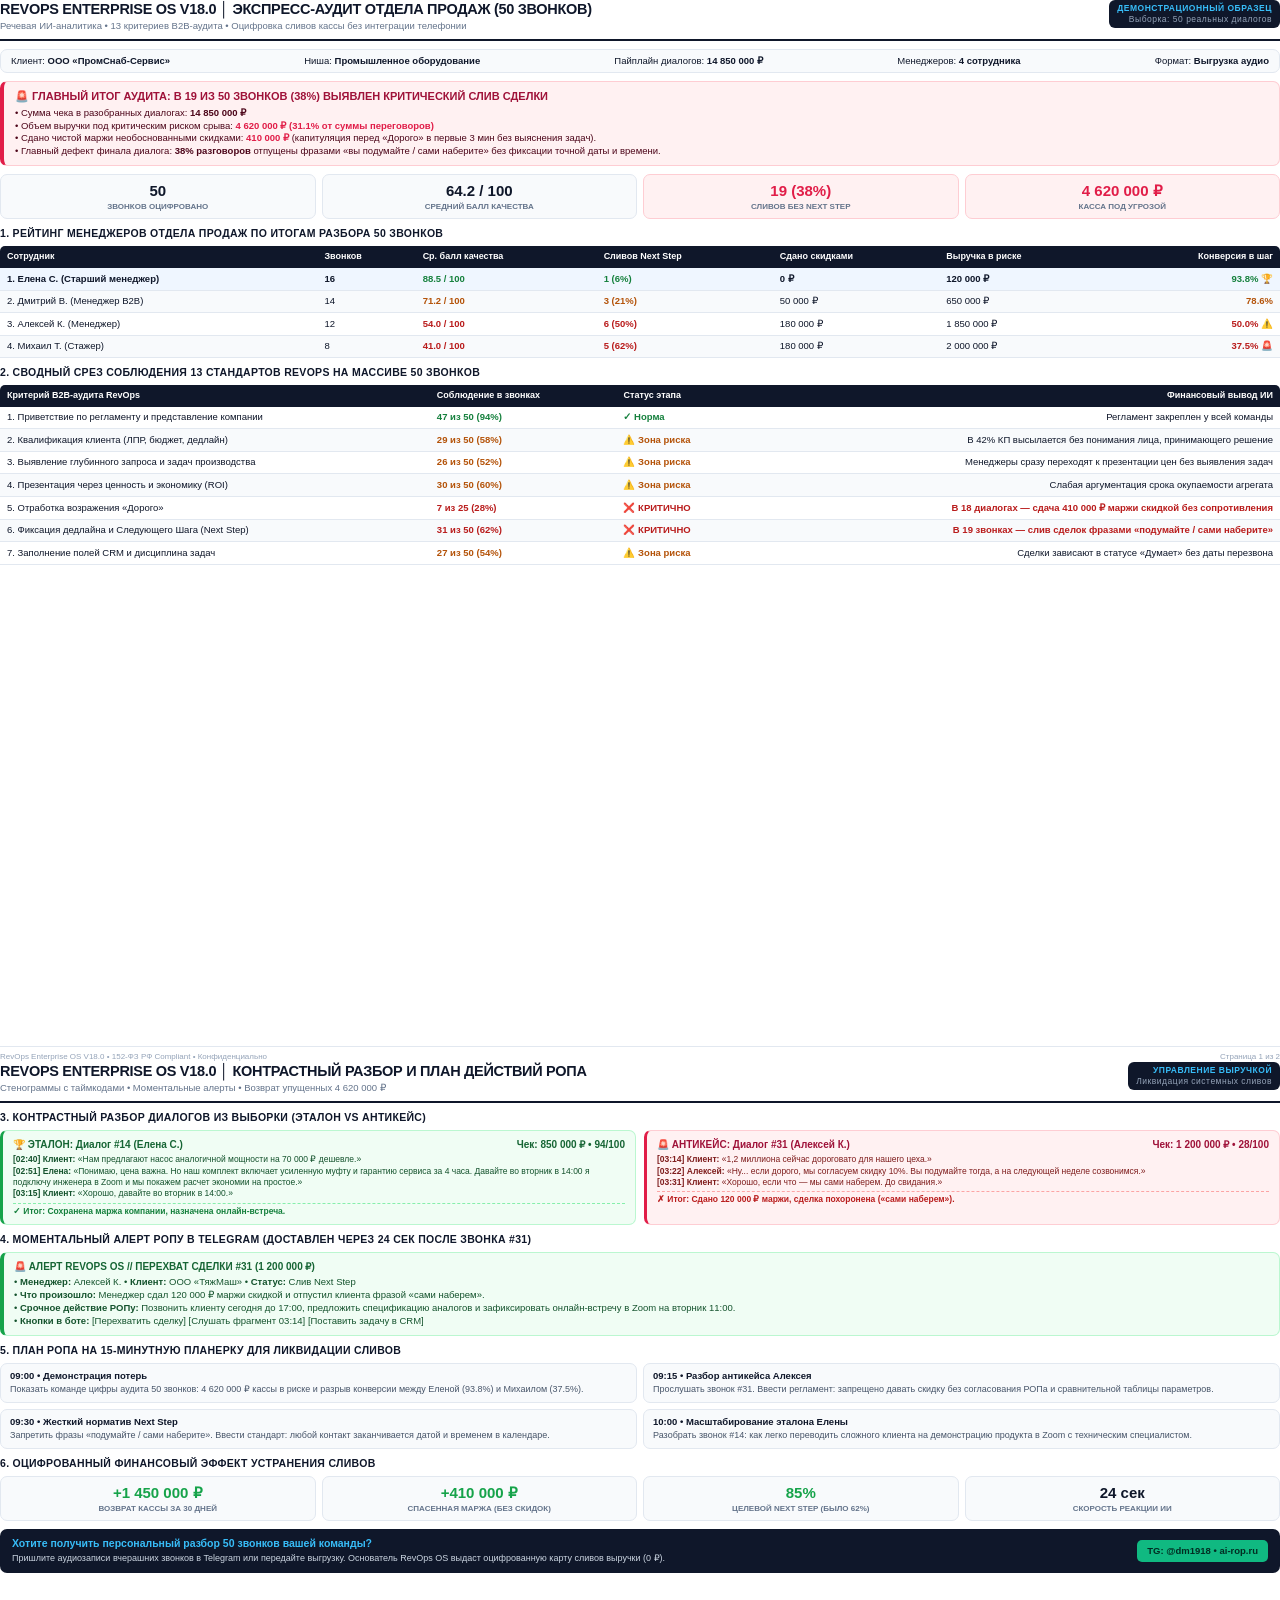
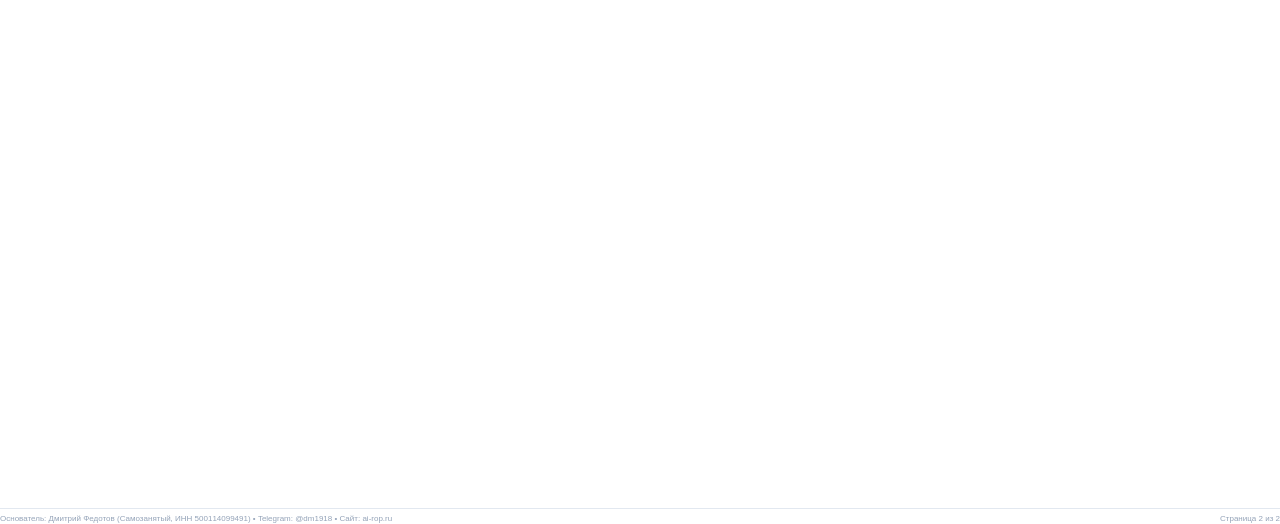
<file: sample_report_50_calls_print.html>
<!DOCTYPE html>
<html lang="ru">
<head>
<meta charset="utf-8">
<title>Экспресс-Аудит 50 звонков отдела B2B-продаж // RevOps Enterprise OS</title>
<style>
  @page {
    size: A4 portrait;
    margin: 8mm 11mm 8mm 11mm;
  }
  * {
    box-sizing: border-box;
    margin: 0;
    padding: 0;
  }
  body {
    font-family: -apple-system, BlinkMacSystemFont, 'Segoe UI', Roboto, Helvetica, Arial, sans-serif;
    color: #0f172a;
    background: #ffffff;
    font-size: 10.5px;
    line-height: 1.32;
    -webkit-print-color-adjust: exact;
    print-color-adjust: exact;
  }
  .page {
    width: 100%;
    height: 281mm;
    page-break-after: always;
    display: flex;
    flex-direction: column;
    justify-content: space-between;
    position: relative;
    overflow: hidden;
  }
  .page:last-child {
    page-break-after: avoid;
  }
  
  /* Header */
  .header {
    border-bottom: 2px solid #0f172a;
    padding-bottom: 6px;
    margin-bottom: 8px;
    display: flex;
    justify-content: space-between;
    align-items: flex-start;
  }
  .brand-title {
    font-size: 14.5px;
    font-weight: 900;
    letter-spacing: -0.3px;
    color: #0f172a;
    text-transform: uppercase;
  }
  .brand-subtitle {
    font-size: 9.5px;
    color: #64748b;
    margin-top: 1px;
  }
  .header-badge {
    background: #0f172a;
    color: #38bdf8;
    padding: 3px 8px;
    border-radius: 6px;
    font-size: 8.5px;
    font-weight: 700;
    letter-spacing: 0.5px;
    text-align: right;
  }
  
  /* Client info strip */
  .meta-strip {
    background: #f8fafc;
    border: 1px solid #e2e8f0;
    border-radius: 7px;
    padding: 5px 10px;
    margin-bottom: 8px;
    display: flex;
    justify-content: space-between;
    align-items: center;
    font-size: 9.5px;
  }
  .meta-item b {
    color: #0f172a;
  }
  
  /* Key alert box */
  .alert-box {
    background: #fff1f2;
    border: 1.5px solid #fecdd3;
    border-left: 4px solid #e11d48;
    border-radius: 7px;
    padding: 7px 11px;
    margin-bottom: 8px;
  }
  .alert-title {
    color: #9f1239;
    font-size: 11px;
    font-weight: 800;
    margin-bottom: 3px;
    display: flex;
    align-items: center;
    gap: 5px;
  }
  .alert-text {
    color: #4c0519;
    font-size: 9.5px;
    line-height: 1.35;
  }
  .alert-highlight {
    font-weight: 700;
    color: #e11d48;
  }

  /* 4 KPI cards row */
  .kpi-row {
    display: grid;
    grid-template-columns: repeat(4, 1fr);
    gap: 6px;
    margin-bottom: 8px;
  }
  .kpi-card {
    background: #f8fafc;
    border: 1px solid #e2e8f0;
    border-radius: 7px;
    padding: 6px 8px;
    text-align: center;
  }
  .kpi-card.danger {
    background: #fff1f2;
    border-color: #fecdd3;
  }
  .kpi-val {
    font-size: 15px;
    font-weight: 900;
    color: #0f172a;
  }
  .kpi-val.danger { color: #e11d48; }
  .kpi-val.green { color: #16a34a; }
  .kpi-label {
    font-size: 8px;
    text-transform: uppercase;
    font-weight: 700;
    color: #64748b;
    margin-top: 1px;
  }

  /* Section Title */
  .section-title {
    font-size: 10.5px;
    font-weight: 800;
    color: #0f172a;
    text-transform: uppercase;
    letter-spacing: 0.3px;
    margin-bottom: 5px;
    display: flex;
    align-items: center;
    gap: 5px;
  }
  
  /* Tables */
  table {
    width: 100%;
    border-collapse: collapse;
    margin-bottom: 8px;
    font-size: 9.5px;
  }
  th {
    background: #0f172a;
    color: #ffffff;
    padding: 5px 7px;
    text-align: left;
    font-weight: 700;
    font-size: 9px;
  }
  th:first-child { border-radius: 5px 0 0 0; }
  th:last-child { border-radius: 0 5px 0 0; text-align: right; }
  td {
    padding: 4.5px 7px;
    border-bottom: 1px solid #e2e8f0;
    vertical-align: middle;
  }
  tr:nth-child(even) td {
    background: #f8fafc;
  }
  .tr-highlight td {
    background: #eff6ff !important;
    font-weight: 700;
  }
  .score-good { color: #15803d; font-weight: 700; }
  .score-warn { color: #b45309; font-weight: 700; }
  .score-bad { color: #b91c1c; font-weight: 800; }
  
  /* Transcript / Cases grid */
  .case-container {
    display: grid;
    grid-template-columns: 1fr 1fr;
    gap: 8px;
    margin-bottom: 8px;
  }
  .case-box {
    border-radius: 7px;
    padding: 7px 10px;
    font-size: 9px;
    line-height: 1.35;
  }
  .case-box.good {
    background: #f0fdf4;
    border: 1px solid #bbf7d0;
    border-left: 3.5px solid #16a34a;
  }
  .case-box.bad {
    background: #fff1f2;
    border: 1px solid #fecdd3;
    border-left: 3.5px solid #e11d48;
  }
  .case-header {
    font-weight: 800;
    font-size: 10px;
    margin-bottom: 3px;
    display: flex;
    justify-content: space-between;
  }
  .case-header.good { color: #166534; }
  .case-header.bad { color: #9f1239; }

  /* TG Mockup */
  .tg-card {
    background: #f0fdf4;
    border: 1.5px solid #bbf7d0;
    border-left: 4px solid #16a34a;
    border-radius: 7px;
    padding: 7px 10px;
    margin-bottom: 8px;
  }
  .tg-header {
    font-weight: 800;
    color: #166534;
    font-size: 10px;
    margin-bottom: 3px;
  }
  .tg-body {
    font-size: 9.5px;
    color: #14532d;
    line-height: 1.35;
  }

  /* ROP Plan Grid */
  .action-grid {
    display: grid;
    grid-template-columns: 1fr 1fr;
    gap: 6px;
    margin-bottom: 8px;
  }
  .action-card {
    background: #f8fafc;
    border: 1px solid #e2e8f0;
    border-radius: 7px;
    padding: 6px 9px;
  }
  .action-time {
    font-weight: 800;
    color: #0f172a;
    font-size: 9.5px;
    margin-bottom: 2px;
  }
  .action-desc {
    font-size: 9px;
    color: #475569;
    line-height: 1.3;
  }

  /* Footer CTA */
  .footer-cta {
    background: #0f172a;
    color: #ffffff;
    border-radius: 7px;
    padding: 8px 12px;
    display: flex;
    justify-content: space-between;
    align-items: center;
  }
  .cta-text b {
    font-size: 10.5px;
    color: #38bdf8;
    display: block;
    margin-bottom: 2px;
  }
  .cta-text p {
    font-size: 9px;
    color: #cbd5e1;
  }
  .cta-badge {
    background: #10b981;
    color: #022c22;
    padding: 5px 10px;
    border-radius: 5px;
    font-weight: 800;
    font-size: 9.5px;
    white-space: nowrap;
  }

  /* Page Footer */
  .page-footer {
    display: flex;
    justify-content: space-between;
    align-items: center;
    border-top: 1px solid #e2e8f0;
    padding-top: 5px;
    font-size: 8px;
    color: #94a3b8;
  }
</style>
</head>
<body>

<!-- СТРАНИЦА 1: СВОДНЫЙ АУДИТ 50 ЗВОНКОВ -->
<div class="page">
  <div>
    <div class="header">
      <div>
        <div class="brand-title">RevOps Enterprise OS V18.0 │ Экспресс-Аудит Отдела Продаж (50 Звонков)</div>
        <div class="brand-subtitle">Речевая ИИ-аналитика • 13 критериев B2B-аудита • Оцифровка сливов кассы без интеграции телефонии</div>
      </div>
      <div class="header-badge">
        ДЕМОНСТРАЦИОННЫЙ ОБРАЗЕЦ<br>
        <span style="color:#94a3b8; font-weight:normal;">Выборка: 50 реальных диалогов</span>
      </div>
    </div>

    <div class="meta-strip">
      <div class="meta-item">Клиент: <b>ООО «ПромСнаб-Сервис»</b></div>
      <div class="meta-item">Ниша: <b>Промышленное оборудование</b></div>
      <div class="meta-item">Пайплайн диалогов: <b>14 850 000 ₽</b></div>
      <div class="meta-item">Менеджеров: <b>4 сотрудника</b></div>
      <div class="meta-item">Формат: <b>Выгрузка аудио</b></div>
    </div>

    <div class="alert-box">
      <div class="alert-title">🚨 ГЛАВНЫЙ ИТОГ АУДИТА: В 19 ИЗ 50 ЗВОНКОВ (38%) ВЫЯВЛЕН КРИТИЧЕСКИЙ СЛИВ СДЕЛКИ</div>
      <div class="alert-text">
        • Сумма чека в разобранных диалогах: <b>14 850 000 ₽</b><br>
        • Объем выручки под критическим риском срыва: <span class="alert-highlight">4 620 000 ₽ (31.1% от суммы переговоров)</span><br>
        • Сдано чистой маржи необоснованными скидками: <span class="alert-highlight">410 000 ₽</span> (капитуляция перед «Дорого» в первые 3 мин без выяснения задач).<br>
        • Главный дефект финала диалога: <b>38% разговоров</b> отпущены фразами «вы подумайте / сами наберите» без фиксации точной даты и времени.
      </div>
    </div>

    <div class="kpi-row">
      <div class="kpi-card">
        <div class="kpi-val">50</div>
        <div class="kpi-label">Звонков оцифровано</div>
      </div>
      <div class="kpi-card">
        <div class="kpi-val">64.2 / 100</div>
        <div class="kpi-label">Средний балл качества</div>
      </div>
      <div class="kpi-card danger">
        <div class="kpi-val danger">19 (38%)</div>
        <div class="kpi-label">Сливов без Next Step</div>
      </div>
      <div class="kpi-card danger">
        <div class="kpi-val danger">4 620 000 ₽</div>
        <div class="kpi-label">Касса под угрозой</div>
      </div>
    </div>

    <div class="section-title">1. Рейтинг менеджеров отдела продаж по итогам разбора 50 звонков</div>
    <table>
      <thead>
        <tr>
          <th>Сотрудник</th>
          <th>Звонков</th>
          <th>Ср. балл качества</th>
          <th>Сливов Next Step</th>
          <th>Сдано скидками</th>
          <th>Выручка в риске</th>
          <th style="text-align:right;">Конверсия в шаг</th>
        </tr>
      </thead>
      <tbody>
        <tr class="tr-highlight">
          <td><b>1. Елена С. (Старший менеджер)</b></td>
          <td>16</td>
          <td class="score-good">88.5 / 100</td>
          <td class="score-good">1 (6%)</td>
          <td>0 ₽</td>
          <td>120 000 ₽</td>
          <td style="text-align:right;" class="score-good">93.8% 🏆</td>
        </tr>
        <tr>
          <td>2. Дмитрий В. (Менеджер B2B)</td>
          <td>14</td>
          <td class="score-warn">71.2 / 100</td>
          <td class="score-warn">3 (21%)</td>
          <td>50 000 ₽</td>
          <td>650 000 ₽</td>
          <td style="text-align:right;" class="score-warn">78.6%</td>
        </tr>
        <tr>
          <td>3. Алексей К. (Менеджер)</td>
          <td>12</td>
          <td class="score-bad">54.0 / 100</td>
          <td class="score-bad">6 (50%)</td>
          <td>180 000 ₽</td>
          <td>1 850 000 ₽</td>
          <td style="text-align:right;" class="score-bad">50.0% ⚠️</td>
        </tr>
        <tr>
          <td>4. Михаил Т. (Стажер)</td>
          <td>8</td>
          <td class="score-bad">41.0 / 100</td>
          <td class="score-bad">5 (62%)</td>
          <td>180 000 ₽</td>
          <td>2 000 000 ₽</td>
          <td style="text-align:right;" class="score-bad">37.5% 🚨</td>
        </tr>
      </tbody>
    </table>

    <div class="section-title">2. Сводный срез соблюдения 13 стандартов RevOps на массиве 50 звонков</div>
    <table>
      <thead>
        <tr>
          <th>Критерий B2B-аудита RevOps</th>
          <th>Соблюдение в звонках</th>
          <th>Статус этапа</th>
          <th style="text-align:right;">Финансовый вывод ИИ</th>
        </tr>
      </thead>
      <tbody>
        <tr>
          <td>1. Приветствие по регламенту и представление компании</td>
          <td class="score-good">47 из 50 (94%)</td>
          <td><span class="score-good">✓ Норма</span></td>
          <td style="text-align:right;">Регламент закреплен у всей команды</td>
        </tr>
        <tr>
          <td>2. Квалификация клиента (ЛПР, бюджет, дедлайн)</td>
          <td class="score-warn">29 из 50 (58%)</td>
          <td><span class="score-warn">⚠️ Зона риска</span></td>
          <td style="text-align:right;">В 42% КП высылается без понимания лица, принимающего решение</td>
        </tr>
        <tr>
          <td>3. Выявление глубинного запроса и задач производства</td>
          <td class="score-warn">26 из 50 (52%)</td>
          <td><span class="score-warn">⚠️ Зона риска</span></td>
          <td style="text-align:right;">Менеджеры сразу переходят к презентации цен без выявления задач</td>
        </tr>
        <tr>
          <td>4. Презентация через ценность и экономику (ROI)</td>
          <td class="score-warn">30 из 50 (60%)</td>
          <td><span class="score-warn">⚠️ Зона риска</span></td>
          <td style="text-align:right;">Слабая аргументация срока окупаемости агрегата</td>
        </tr>
        <tr>
          <td>5. Отработка возражения «Дорого»</td>
          <td class="score-bad">7 из 25 (28%)</td>
          <td><span class="score-bad">❌ КРИТИЧНО</span></td>
          <td style="text-align:right; color:#b91c1c; font-weight:700;">В 18 диалогах — сдача 410 000 ₽ маржи скидкой без сопротивления</td>
        </tr>
        <tr>
          <td>6. Фиксация дедлайна и Следующего Шага (Next Step)</td>
          <td class="score-bad">31 из 50 (62%)</td>
          <td><span class="score-bad">❌ КРИТИЧНО</span></td>
          <td style="text-align:right; color:#b91c1c; font-weight:700;">В 19 звонках — слив сделок фразами «подумайте / сами наберите»</td>
        </tr>
        <tr>
          <td>7. Заполнение полей CRM и дисциплина задач</td>
          <td class="score-warn">27 из 50 (54%)</td>
          <td><span class="score-warn">⚠️ Зона риска</span></td>
          <td style="text-align:right;">Сделки зависают в статусе «Думает» без даты перезвона</td>
        </tr>
      </tbody>
    </table>
  </div>

  <div class="page-footer">
    <div>RevOps Enterprise OS V18.0 &bull; 152-ФЗ РФ Compliant &bull; Конфиденциально</div>
    <div>Страница 1 из 2</div>
  </div>
</div>

<!-- СТРАНИЦА 2: КОНТРАСТНЫЙ РАЗБОР И ПРОТОКОЛ РОПА -->
<div class="page">
  <div>
    <div class="header">
      <div>
        <div class="brand-title">RevOps Enterprise OS V18.0 │ Контрастный Разбор и План Действий РОПа</div>
        <div class="brand-subtitle">Стенограммы с таймкодами • Моментальные алерты • Возврат упущенных 4 620 000 ₽</div>
      </div>
      <div class="header-badge">
        УПРАВЛЕНИЕ ВЫРУЧКОЙ<br>
        <span style="color:#94a3b8; font-weight:normal;">Ликвидация системных сливов</span>
      </div>
    </div>

    <div class="section-title">3. Контрастный разбор диалогов из выборки (Эталон vs Антикейс)</div>
    <div class="case-container">
      <div class="case-box good">
        <div class="case-header good">
          <span>🏆 ЭТАЛОН: Диалог #14 (Елена С.)</span>
          <span>Чек: 850 000 ₽ • 94/100</span>
        </div>
        <div style="font-size:8.5px; margin-bottom:3px; color:#14532d;">
          <b>[02:40] Клиент:</b> «Нам предлагают насос аналогичной мощности на 70 000 ₽ дешевле.»<br>
          <b>[02:51] Елена:</b> «Понимаю, цена важна. Но наш комплект включает усиленную муфту и гарантию сервиса за 4 часа. Давайте во вторник в 14:00 я подключу инженера в Zoom и мы покажем расчет экономии на простое.»<br>
          <b>[03:15] Клиент:</b> «Хорошо, давайте во вторник в 14:00.»
        </div>
        <div style="border-top:1px dashed #86efac; padding-top:2px; font-weight:700; color:#15803d; font-size:8.5px;">
          ✓ Итог: Сохранена маржа компании, назначена онлайн-встреча.
        </div>
      </div>

      <div class="case-box bad">
        <div class="case-header bad">
          <span>🚨 АНТИКЕЙС: Диалог #31 (Алексей К.)</span>
          <span>Чек: 1 200 000 ₽ • 28/100</span>
        </div>
        <div style="font-size:8.5px; margin-bottom:3px; color:#7f1d1d;">
          <b>[03:14] Клиент:</b> «1,2 миллиона сейчас дороговато для нашего цеха.»<br>
          <b>[03:22] Алексей:</b> «Ну... если дорого, мы согласуем скидку 10%. Вы подумайте тогда, а на следующей неделе созвонимся.»<br>
          <b>[03:31] Клиент:</b> «Хорошо, если что — мы сами наберем. До свидания.»
        </div>
        <div style="border-top:1px dashed #fca5a5; padding-top:2px; font-weight:700; color:#b91c1c; font-size:8.5px;">
          ✗ Итог: Сдано 120 000 ₽ маржи, сделка похоронена («сами наберем»).
        </div>
      </div>
    </div>

    <div class="section-title">4. Моментальный алерт РОПу в Telegram (доставлен через 24 сек после звонка #31)</div>
    <div class="tg-card">
      <div class="tg-header">🚨 АЛЕРТ REVOPS OS // ПЕРЕХВАТ СДЕЛКИ #31 (1 200 000 ₽)</div>
      <div class="tg-body">
        &bull; <b>Менеджер:</b> Алексей К. &bull; <b>Клиент:</b> ООО «ТяжМаш» &bull; <b>Статус:</b> Слив Next Step<br>
        &bull; <b>Что произошло:</b> Менеджер сдал 120 000 ₽ маржи скидкой и отпустил клиента фразой «сами наберем».<br>
        &bull; <b>Срочное действие РОПу:</b> Позвонить клиенту сегодня до 17:00, предложить спецификацию аналогов и зафиксировать онлайн-встречу в Zoom на вторник 11:00.<br>
        &bull; <b>Кнопки в боте:</b> [Перехватить сделку] [Слушать фрагмент 03:14] [Поставить задачу в CRM]
      </div>
    </div>

    <div class="section-title">5. План РОПа на 15-минутную планерку для ликвидации сливов</div>
    <div class="action-grid">
      <div class="action-card">
        <div class="action-time">09:00 &bull; Демонстрация потерь</div>
        <div class="action-desc">Показать команде цифры аудита 50 звонков: 4 620 000 ₽ кассы в риске и разрыв конверсии между Еленой (93.8%) и Михаилом (37.5%).</div>
      </div>
      <div class="action-card">
        <div class="action-time">09:15 &bull; Разбор антикейса Алексея</div>
        <div class="action-desc">Прослушать звонок #31. Ввести регламент: запрещено давать скидку без согласования РОПа и сравнительной таблицы параметров.</div>
      </div>
      <div class="action-card">
        <div class="action-time">09:30 &bull; Жесткий норматив Next Step</div>
        <div class="action-desc">Запретить фразы «подумайте / сами наберите». Ввести стандарт: любой контакт заканчивается датой и временем в календаре.</div>
      </div>
      <div class="action-card">
        <div class="action-time">10:00 &bull; Масштабирование эталона Елены</div>
        <div class="action-desc">Разобрать звонок #14: как легко переводить сложного клиента на демонстрацию продукта в Zoom с техническим специалистом.</div>
      </div>
    </div>

    <div class="section-title">6. Оцифрованный финансовый эффект устранения сливов</div>
    <div class="kpi-row">
      <div class="kpi-card">
        <div class="kpi-val green">+1 450 000 ₽</div>
        <div class="kpi-label">Возврат кассы за 30 дней</div>
      </div>
      <div class="kpi-card">
        <div class="kpi-val green">+410 000 ₽</div>
        <div class="kpi-label">Спасенная маржа (без скидок)</div>
      </div>
      <div class="kpi-card">
        <div class="kpi-val green">85%</div>
        <div class="kpi-label">Целевой Next Step (было 62%)</div>
      </div>
      <div class="kpi-card">
        <div class="kpi-val">24 сек</div>
        <div class="kpi-label">Скорость реакции ИИ</div>
      </div>
    </div>

    <div class="footer-cta">
      <div class="cta-text">
        <b>Хотите получить персональный разбор 50 звонков вашей команды?</b>
        <p>Пришлите аудиозаписи вчерашних звонков в Telegram или передайте выгрузку. Основатель RevOps OS выдаст оцифрованную карту сливов выручки (0 ₽).</p>
      </div>
      <div class="cta-badge">
        TG: @dm1918 &bull; ai-rop.ru
      </div>
    </div>
  </div>

  <div class="page-footer">
    <div>Основатель: Дмитрий Федотов (Самозанятый, ИНН 500114099491) &bull; Telegram: @dm1918 &bull; Сайт: ai-rop.ru</div>
    <div>Страница 2 из 2</div>
  </div>
</div>

</body>
</html>
</file>
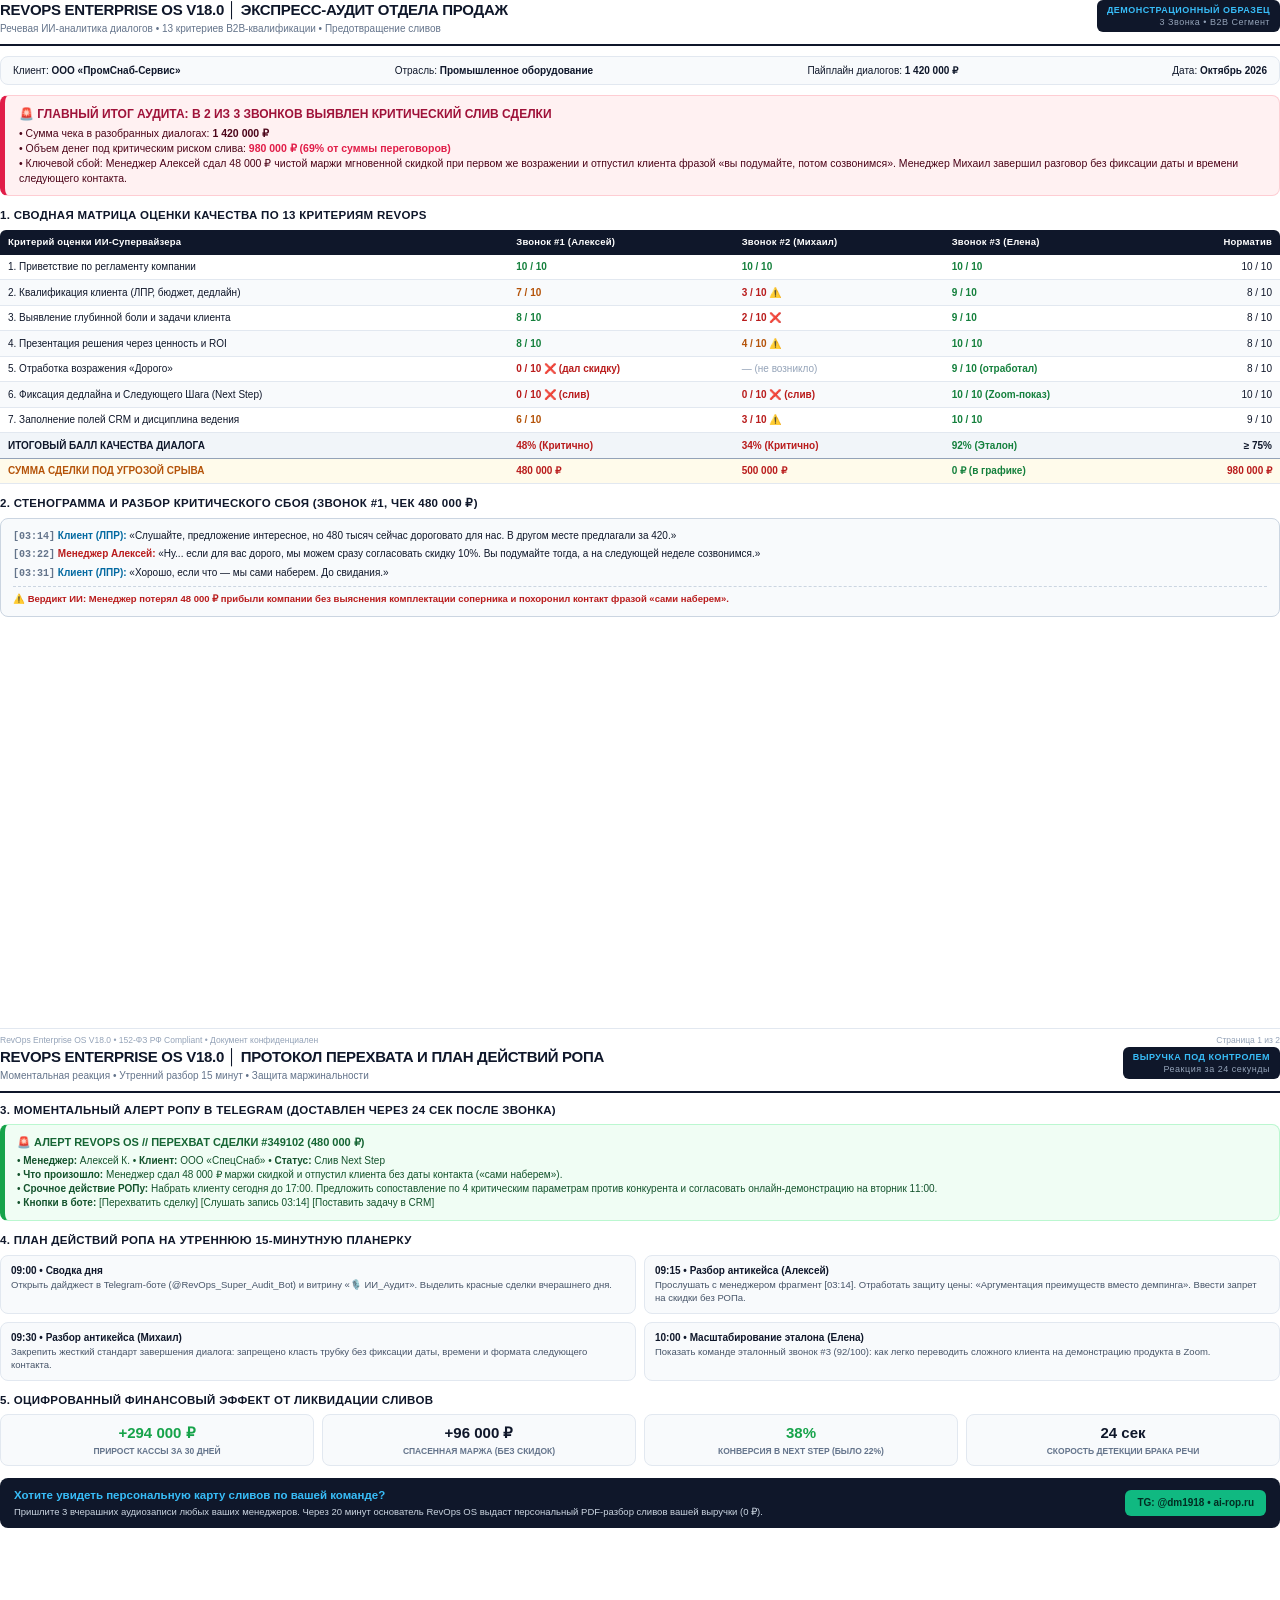
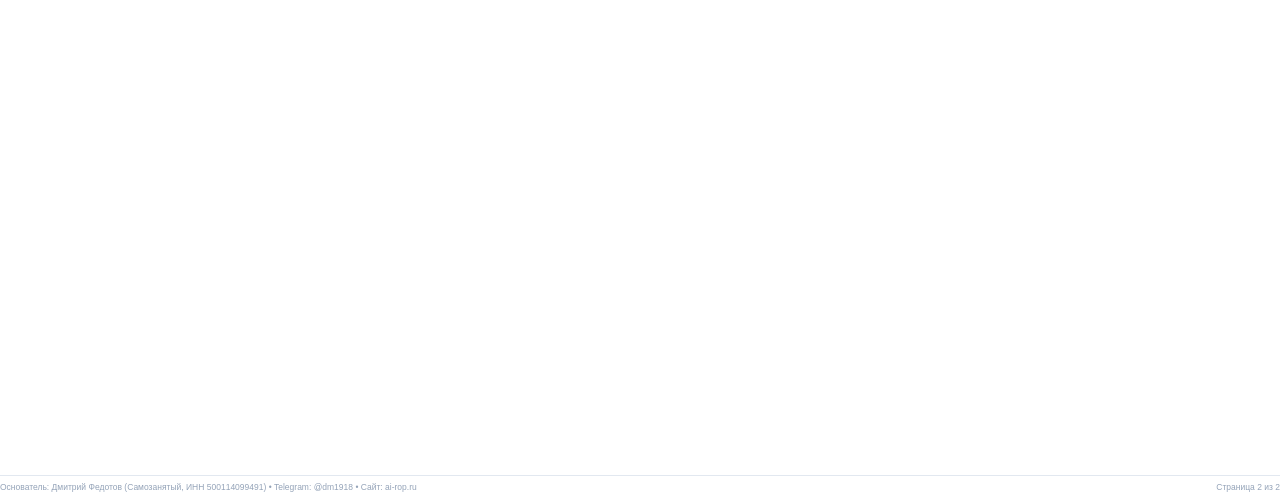
<file: sample_report_print.html>
<!DOCTYPE html>
<html lang="ru">
<head>
<meta charset="utf-8">
<title>Экспресс-Аудит 3 звонков отдела B2B-продаж // RevOps Enterprise OS</title>
<style>
  @page {
    size: A4 portrait;
    margin: 10mm 12mm 10mm 12mm;
  }
  * {
    box-sizing: border-box;
    margin: 0;
    padding: 0;
  }
  body {
    font-family: -apple-system, BlinkMacSystemFont, 'Segoe UI', Roboto, Helvetica, Arial, sans-serif;
    color: #0f172a;
    background: #ffffff;
    font-size: 11px;
    line-height: 1.35;
    -webkit-print-color-adjust: exact;
    print-color-adjust: exact;
  }
  .page {
    width: 100%;
    height: 277mm;
    page-break-after: always;
    display: flex;
    flex-direction: column;
    justify-content: space-between;
    position: relative;
    overflow: hidden;
  }
  .page:last-child {
    page-break-after: avoid;
  }
  
  /* Header */
  .header {
    border-bottom: 2px solid #0f172a;
    padding-bottom: 8px;
    margin-bottom: 10px;
    display: flex;
    justify-content: space-between;
    align-items: flex-start;
  }
  .brand-title {
    font-size: 15px;
    font-weight: 900;
    letter-spacing: -0.3px;
    color: #0f172a;
    text-transform: uppercase;
  }
  .brand-subtitle {
    font-size: 10px;
    color: #64748b;
    margin-top: 2px;
  }
  .header-badge {
    background: #0f172a;
    color: #38bdf8;
    padding: 4px 10px;
    border-radius: 6px;
    font-size: 9px;
    font-weight: 700;
    letter-spacing: 0.5px;
    text-align: right;
  }
  
  /* Client info strip */
  .meta-strip {
    background: #f8fafc;
    border: 1px solid #e2e8f0;
    border-radius: 8px;
    padding: 7px 12px;
    margin-bottom: 10px;
    display: flex;
    justify-content: space-between;
    align-items: center;
    font-size: 10px;
  }
  .meta-item b {
    color: #0f172a;
  }
  
  /* Key alert box */
  .alert-box {
    background: #fff1f2;
    border: 1.5px solid #fecdd3;
    border-left: 5px solid #e11d48;
    border-radius: 8px;
    padding: 10px 14px;
    margin-bottom: 12px;
  }
  .alert-title {
    color: #9f1239;
    font-size: 12px;
    font-weight: 800;
    margin-bottom: 4px;
    display: flex;
    align-items: center;
    gap: 6px;
  }
  .alert-text {
    color: #4c0519;
    font-size: 10.5px;
    line-height: 1.4;
  }
  .alert-highlight {
    font-weight: 700;
    color: #e11d48;
  }

  /* Section Title */
  .section-title {
    font-size: 11.5px;
    font-weight: 800;
    color: #0f172a;
    text-transform: uppercase;
    letter-spacing: 0.3px;
    margin-bottom: 6px;
    display: flex;
    align-items: center;
    gap: 6px;
  }
  
  /* Table */
  table {
    width: 100%;
    border-collapse: collapse;
    margin-bottom: 12px;
    font-size: 10px;
  }
  th {
    background: #0f172a;
    color: #ffffff;
    padding: 6px 8px;
    text-align: left;
    font-weight: 700;
    font-size: 9.5px;
    letter-spacing: 0.2px;
  }
  th:first-child { border-radius: 6px 0 0 0; }
  th:last-child { border-radius: 0 6px 0 0; text-align: right; }
  td {
    padding: 5.5px 8px;
    border-bottom: 1px solid #e2e8f0;
    vertical-align: middle;
  }
  tr:nth-child(even) td {
    background: #f8fafc;
  }
  .score-good { color: #15803d; font-weight: 700; }
  .score-warn { color: #b45309; font-weight: 700; }
  .score-bad { color: #b91c1c; font-weight: 800; }
  .tr-total td {
    background: #f1f5f9 !important;
    font-weight: 800;
    border-top: 1.5px solid #cbd5e1;
    border-bottom: 1.5px solid #94a3b8;
  }

  /* Transcript card */
  .transcript-box {
    background: #f8fafc;
    border: 1px solid #cbd5e1;
    border-radius: 8px;
    padding: 10px 12px;
    margin-bottom: 8px;
  }
  .quote-line {
    font-size: 10px;
    margin-bottom: 4px;
    line-height: 1.35;
  }
  .quote-time {
    font-family: monospace;
    font-weight: 700;
    color: #64748b;
  }
  .quote-speaker-client {
    font-weight: 700;
    color: #0369a1;
  }
  .quote-speaker-mgr {
    font-weight: 700;
    color: #b91c1c;
  }

  /* TG Mockup */
  .tg-card {
    background: #f0fdf4;
    border: 1.5px solid #bbf7d0;
    border-left: 5px solid #16a34a;
    border-radius: 8px;
    padding: 10px 12px;
    margin-bottom: 12px;
  }
  .tg-header {
    font-weight: 800;
    color: #166534;
    font-size: 11px;
    margin-bottom: 4px;
  }
  .tg-body {
    font-size: 10px;
    color: #14532d;
    line-height: 1.4;
  }

  /* ROP Plan */
  .action-grid {
    display: grid;
    grid-template-columns: 1fr 1fr;
    gap: 8px;
    margin-bottom: 12px;
  }
  .action-card {
    background: #f8fafc;
    border: 1px solid #e2e8f0;
    border-radius: 8px;
    padding: 8px 10px;
  }
  .action-time {
    font-weight: 800;
    color: #0f172a;
    font-size: 10px;
    margin-bottom: 2px;
  }
  .action-desc {
    font-size: 9.5px;
    color: #475569;
    line-height: 1.35;
  }

  /* ROI Stats */
  .kpi-row {
    display: flex;
    gap: 8px;
    margin-bottom: 12px;
  }
  .kpi-col {
    flex: 1;
    background: #f8fafc;
    border: 1px solid #e2e8f0;
    border-radius: 8px;
    padding: 8px 10px;
    text-align: center;
  }
  .kpi-num {
    font-size: 15px;
    font-weight: 900;
    color: #0f172a;
  }
  .kpi-num.green { color: #16a34a; }
  .kpi-label {
    font-size: 8.5px;
    text-transform: uppercase;
    font-weight: 700;
    color: #64748b;
    margin-top: 2px;
  }

  /* Footer CTA */
  .footer-cta {
    background: #0f172a;
    color: #ffffff;
    border-radius: 8px;
    padding: 10px 14px;
    display: flex;
    justify-content: space-between;
    align-items: center;
  }
  .cta-text b {
    font-size: 11.5px;
    color: #38bdf8;
    display: block;
    margin-bottom: 2px;
  }
  .cta-text p {
    font-size: 9.5px;
    color: #cbd5e1;
  }
  .cta-badge {
    background: #10b981;
    color: #022c22;
    padding: 6px 12px;
    border-radius: 6px;
    font-weight: 800;
    font-size: 10px;
    white-space: nowrap;
  }

  /* Page Footer */
  .page-footer {
    display: flex;
    justify-content: space-between;
    align-items: center;
    border-top: 1px solid #e2e8f0;
    padding-top: 6px;
    font-size: 8.5px;
    color: #94a3b8;
  }
</style>
</head>
<body>

<!-- СТРАНИЦА 1 -->
<div class="page">
  <div>
    <div class="header">
      <div>
        <div class="brand-title">RevOps Enterprise OS V18.0 │ Экспресс-Аудит Отдела Продаж</div>
        <div class="brand-subtitle">Речевая ИИ-аналитика диалогов • 13 критериев B2B-квалификации • Предотвращение сливов</div>
      </div>
      <div class="header-badge">
        ДЕМОНСТРАЦИОННЫЙ ОБРАЗЕЦ<br>
        <span style="color:#94a3b8; font-weight:normal;">3 Звонка • B2B Сегмент</span>
      </div>
    </div>

    <div class="meta-strip">
      <div class="meta-item">Клиент: <b>ООО «ПромСнаб-Сервис»</b></div>
      <div class="meta-item">Отрасль: <b>Промышленное оборудование</b></div>
      <div class="meta-item">Пайплайн диалогов: <b>1 420 000 ₽</b></div>
      <div class="meta-item">Дата: <b>Октябрь 2026</b></div>
    </div>

    <div class="alert-box">
      <div class="alert-title">🚨 ГЛАВНЫЙ ИТОГ АУДИТА: В 2 ИЗ 3 ЗВОНКОВ ВЫЯВЛЕН КРИТИЧЕСКИЙ СЛИВ СДЕЛКИ</div>
      <div class="alert-text">
        • Сумма чека в разобранных диалогах: <b>1 420 000 ₽</b><br>
        • Объем денег под критическим риском слива: <span class="alert-highlight">980 000 ₽ (69% от суммы переговоров)</span><br>
        • Ключевой сбой: Менеджер Алексей сдал 48 000 ₽ чистой маржи мгновенной скидкой при первом же возражении и отпустил клиента фразой «вы подумайте, потом созвонимся». Менеджер Михаил завершил разговор без фиксации даты и времени следующего контакта.
      </div>
    </div>

    <div class="section-title">1. Сводная матрица оценки качества по 13 критериям RevOps</div>
    <table>
      <thead>
        <tr>
          <th>Критерий оценки ИИ-Супервайзера</th>
          <th>Звонок #1 (Алексей)</th>
          <th>Звонок #2 (Михаил)</th>
          <th>Звонок #3 (Елена)</th>
          <th style="text-align:right;">Норматив</th>
        </tr>
      </thead>
      <tbody>
        <tr>
          <td>1. Приветствие по регламенту компании</td>
          <td class="score-good">10 / 10</td>
          <td class="score-good">10 / 10</td>
          <td class="score-good">10 / 10</td>
          <td style="text-align:right;">10 / 10</td>
        </tr>
        <tr>
          <td>2. Квалификация клиента (ЛПР, бюджет, дедлайн)</td>
          <td class="score-warn">7 / 10</td>
          <td class="score-bad">3 / 10 ⚠️</td>
          <td class="score-good">9 / 10</td>
          <td style="text-align:right;">8 / 10</td>
        </tr>
        <tr>
          <td>3. Выявление глубинной боли и задачи клиента</td>
          <td class="score-good">8 / 10</td>
          <td class="score-bad">2 / 10 ❌</td>
          <td class="score-good">9 / 10</td>
          <td style="text-align:right;">8 / 10</td>
        </tr>
        <tr>
          <td>4. Презентация решения через ценность и ROI</td>
          <td class="score-good">8 / 10</td>
          <td class="score-warn">4 / 10 ⚠️</td>
          <td class="score-good">10 / 10</td>
          <td style="text-align:right;">8 / 10</td>
        </tr>
        <tr>
          <td>5. Отработка возражения «Дорого»</td>
          <td class="score-bad">0 / 10 ❌ (дал скидку)</td>
          <td style="color:#94a3b8;">— (не возникло)</td>
          <td class="score-good">9 / 10 (отработал)</td>
          <td style="text-align:right;">8 / 10</td>
        </tr>
        <tr>
          <td>6. Фиксация дедлайна и Следующего Шага (Next Step)</td>
          <td class="score-bad">0 / 10 ❌ (слив)</td>
          <td class="score-bad">0 / 10 ❌ (слив)</td>
          <td class="score-good">10 / 10 (Zoom-показ)</td>
          <td style="text-align:right;">10 / 10</td>
        </tr>
        <tr>
          <td>7. Заполнение полей CRM и дисциплина ведения</td>
          <td class="score-warn">6 / 10</td>
          <td class="score-bad">3 / 10 ⚠️</td>
          <td class="score-good">10 / 10</td>
          <td style="text-align:right;">9 / 10</td>
        </tr>
        <tr class="tr-total">
          <td>ИТОГОВЫЙ БАЛЛ КАЧЕСТВА ДИАЛОГА</td>
          <td class="score-bad">48% (Критично)</td>
          <td class="score-bad">34% (Критично)</td>
          <td class="score-good">92% (Эталон)</td>
          <td style="text-align:right;"><b>&ge; 75%</b></td>
        </tr>
        <tr style="background:#fffbeb; font-weight:700;">
          <td style="color:#b45309;">СУММА СДЕЛКИ ПОД УГРОЗОЙ СРЫВА</td>
          <td style="color:#b91c1c;">480 000 ₽</td>
          <td style="color:#b91c1c;">500 000 ₽</td>
          <td style="color:#15803d;">0 ₽ (в графике)</td>
          <td style="text-align:right; color:#b91c1c;">980 000 ₽</td>
        </tr>
      </tbody>
    </table>

    <div class="section-title">2. Стенограмма и разбор критического сбоя (Звонок #1, чек 480 000 ₽)</div>
    <div class="transcript-box">
      <div class="quote-line"><span class="quote-time">[03:14]</span> <span class="quote-speaker-client">Клиент (ЛПР):</span> «Слушайте, предложение интересное, но 480 тысяч сейчас дороговато для нас. В другом месте предлагали за 420.»</div>
      <div class="quote-line"><span class="quote-time">[03:22]</span> <span class="quote-speaker-mgr">Менеджер Алексей:</span> «Ну... если для вас дорого, мы можем сразу согласовать скидку 10%. Вы подумайте тогда, а на следующей неделе созвонимся.»</div>
      <div class="quote-line"><span class="quote-time">[03:31]</span> <span class="quote-speaker-client">Клиент (ЛПР):</span> «Хорошо, если что — мы сами наберем. До свидания.»</div>
      <div style="margin-top:6px; padding-top:6px; border-top:1px dashed #cbd5e1; font-size:9.5px; color:#b91c1c; font-weight:600;">
        ⚠️ Вердикт ИИ: Менеджер потерял 48 000 ₽ прибыли компании без выяснения комплектации соперника и похоронил контакт фразой «сами наберем».
      </div>
    </div>
  </div>

  <div class="page-footer">
    <div>RevOps Enterprise OS V18.0 • 152-ФЗ РФ Compliant • Документ конфиденциален</div>
    <div>Страница 1 из 2</div>
  </div>
</div>

<!-- СТРАНИЦА 2 -->
<div class="page">
  <div>
    <div class="header">
      <div>
        <div class="brand-title">RevOps Enterprise OS V18.0 │ Протокол Перехвата и План Действий РОПа</div>
        <div class="brand-subtitle">Моментальная реакция • Утренний разбор 15 минут • Защита маржинальности</div>
      </div>
      <div class="header-badge">
        ВЫРУЧКА ПОД КОНТРОЛЕМ<br>
        <span style="color:#94a3b8; font-weight:normal;">Реакция за 24 секунды</span>
      </div>
    </div>

    <div class="section-title">3. Моментальный алерт РОПу в Telegram (доставлен через 24 сек после звонка)</div>
    <div class="tg-card">
      <div class="tg-header">🚨 АЛЕРТ REVOPS OS // ПЕРЕХВАТ СДЕЛКИ #349102 (480 000 ₽)</div>
      <div class="tg-body">
        • <b>Менеджер:</b> Алексей К. • <b>Клиент:</b> ООО «СпецСнаб» • <b>Статус:</b> Слив Next Step<br>
        • <b>Что произошло:</b> Менеджер сдал 48 000 ₽ маржи скидкой и отпустил клиента без даты контакта («сами наберем»).<br>
        • <b>Срочное действие РОПу:</b> Набрать клиенту сегодня до 17:00. Предложить сопоставление по 4 критическим параметрам против конкурента и согласовать онлайн-демонстрацию на вторник 11:00.<br>
        • <b>Кнопки в боте:</b> [Перехватить сделку] [Слушать запись 03:14] [Поставить задачу в CRM]
      </div>
    </div>

    <div class="section-title">4. План действий РОПа на утреннюю 15-минутную планерку</div>
    <div class="action-grid">
      <div class="action-card">
        <div class="action-time">09:00 • Сводка дня</div>
        <div class="action-desc">Открыть дайджест в Telegram-боте (@RevOps_Super_Audit_Bot) и витрину «🎙️ ИИ_Аудит». Выделить красные сделки вчерашнего дня.</div>
      </div>
      <div class="action-card">
        <div class="action-time">09:15 • Разбор антикейса (Алексей)</div>
        <div class="action-desc">Прослушать с менеджером фрагмент [03:14]. Отработать защиту цены: «Аргументация преимуществ вместо демпинга». Ввести запрет на скидки без РОПа.</div>
      </div>
      <div class="action-card">
        <div class="action-time">09:30 • Разбор антикейса (Михаил)</div>
        <div class="action-desc">Закрепить жесткий стандарт завершения диалога: запрещено класть трубку без фиксации даты, времени и формата следующего контакта.</div>
      </div>
      <div class="action-card">
        <div class="action-time">10:00 • Масштабирование эталона (Елена)</div>
        <div class="action-desc">Показать команде эталонный звонок #3 (92/100): как легко переводить сложного клиента на демонстрацию продукта в Zoom.</div>
      </div>
    </div>

    <div class="section-title">5. Оцифрованный финансовый эффект от ликвидации сливов</div>
    <div class="kpi-row">
      <div class="kpi-col">
        <div class="kpi-num green">+294 000 ₽</div>
        <div class="kpi-label">Прирост кассы за 30 дней</div>
      </div>
      <div class="kpi-col">
        <div class="kpi-num">+96 000 ₽</div>
        <div class="kpi-label">Спасенная маржа (без скидок)</div>
      </div>
      <div class="kpi-col">
        <div class="kpi-num green">38%</div>
        <div class="kpi-label">Конверсия в Next Step (было 22%)</div>
      </div>
      <div class="kpi-col">
        <div class="kpi-num">24 сек</div>
        <div class="kpi-label">Скорость детекции брака речи</div>
      </div>
    </div>

    <div class="footer-cta">
      <div class="cta-text">
        <b>Хотите увидеть персональную карту сливов по вашей команде?</b>
        <p>Пришлите 3 вчерашних аудиозаписи любых ваших менеджеров. Через 20 минут основатель RevOps OS выдаст персональный PDF-разбор сливов вашей выручки (0 ₽).</p>
      </div>
      <div class="cta-badge">
        TG: @dm1918 • ai-rop.ru
      </div>
    </div>
  </div>

  <div class="page-footer">
    <div>Основатель: Дмитрий Федотов (Самозанятый, ИНН 500114099491) • Telegram: @dm1918 • Сайт: ai-rop.ru</div>
    <div>Страница 2 из 2</div>
  </div>
</div>

</body>
</html>
</file>
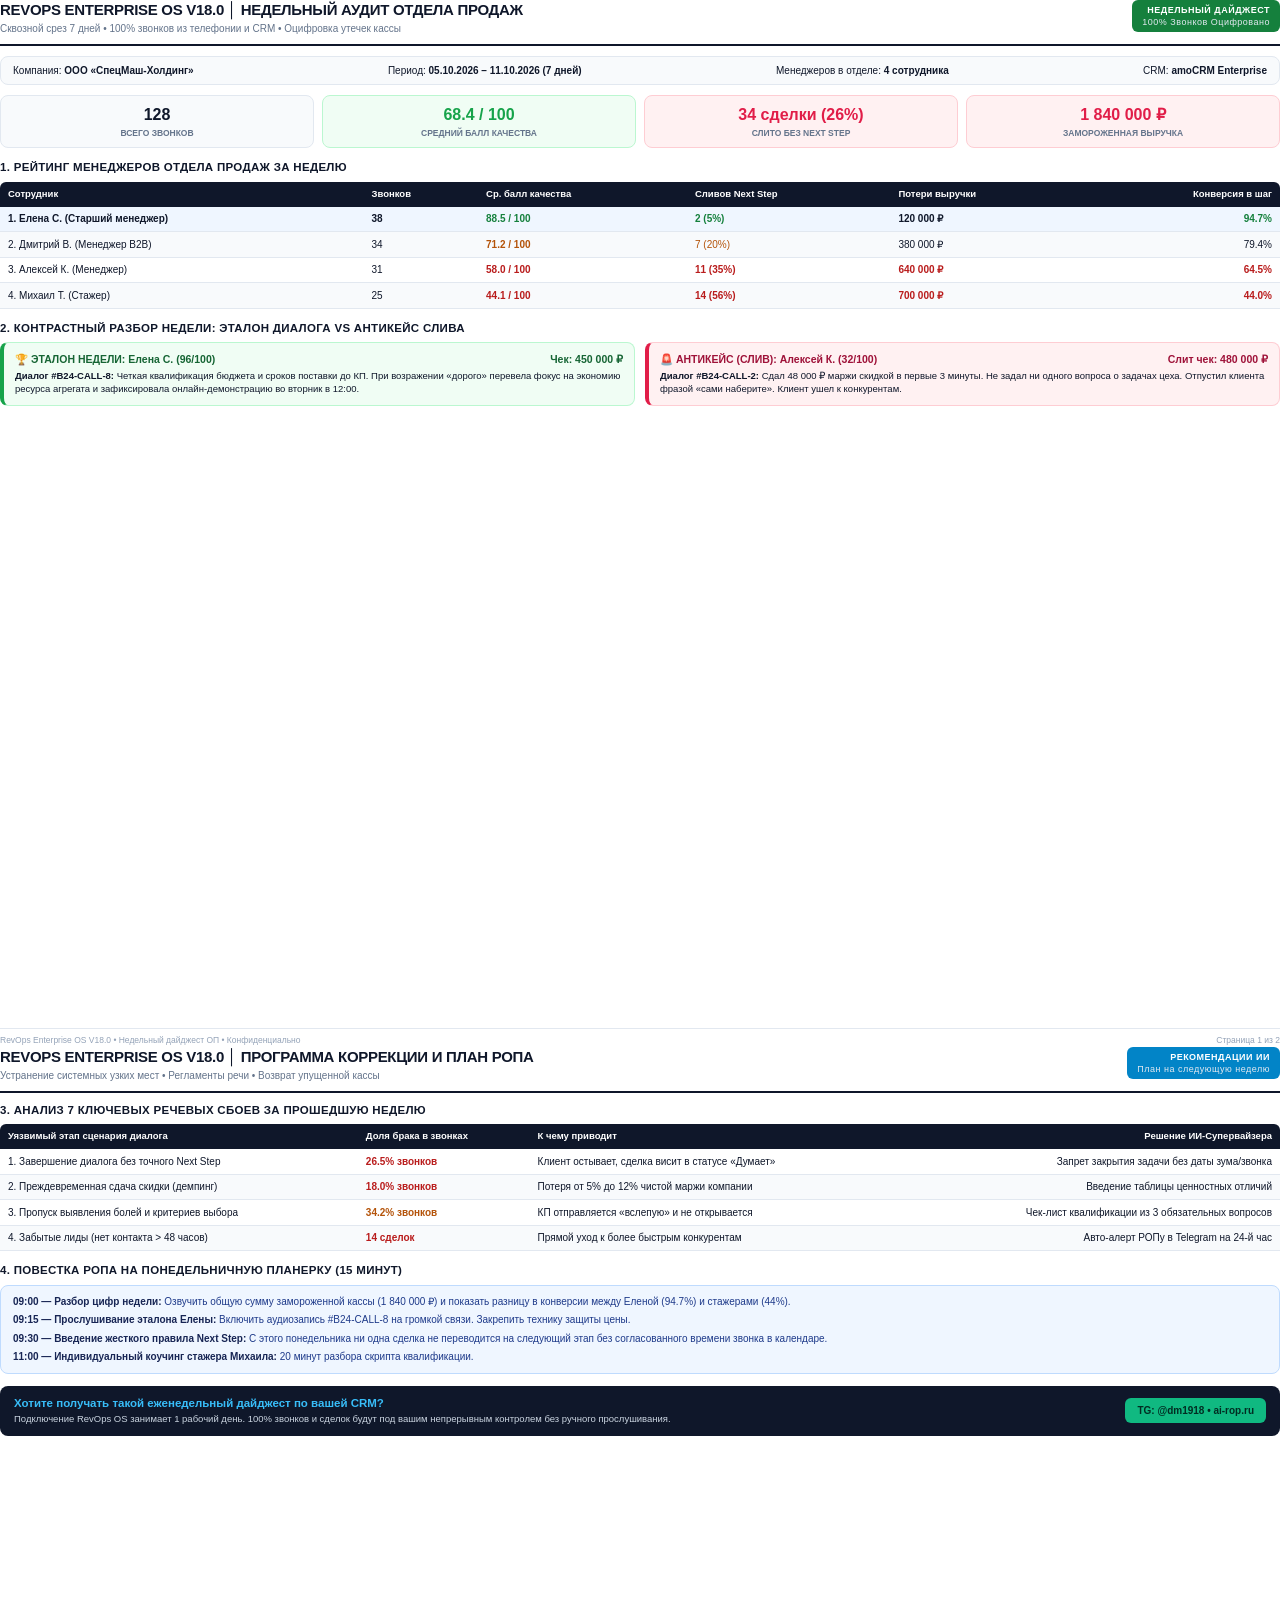
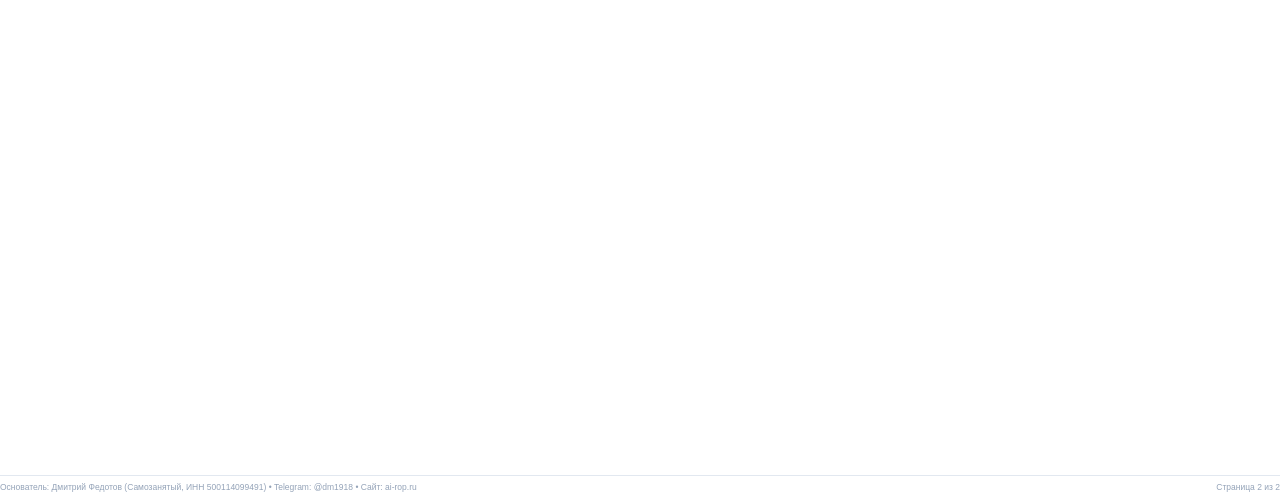
<file: week_report_print.html>
<!DOCTYPE html>
<html lang="ru">
<head>
<meta charset="utf-8">
<title>Недельный Аудит Отдела Продаж // RevOps Enterprise OS</title>
<style>
  @page {
    size: A4 portrait;
    margin: 10mm 12mm 10mm 12mm;
  }
  * {
    box-sizing: border-box;
    margin: 0;
    padding: 0;
  }
  body {
    font-family: -apple-system, BlinkMacSystemFont, 'Segoe UI', Roboto, Helvetica, Arial, sans-serif;
    color: #0f172a;
    background: #ffffff;
    font-size: 11px;
    line-height: 1.35;
    -webkit-print-color-adjust: exact;
    print-color-adjust: exact;
  }
  .page {
    width: 100%;
    height: 277mm;
    page-break-after: always;
    display: flex;
    flex-direction: column;
    justify-content: space-between;
    position: relative;
    overflow: hidden;
  }
  .page:last-child {
    page-break-after: avoid;
  }
  
  .header {
    border-bottom: 2px solid #0f172a;
    padding-bottom: 8px;
    margin-bottom: 10px;
    display: flex;
    justify-content: space-between;
    align-items: flex-start;
  }
  .brand-title {
    font-size: 15px;
    font-weight: 900;
    letter-spacing: -0.3px;
    color: #0f172a;
    text-transform: uppercase;
  }
  .brand-subtitle {
    font-size: 10px;
    color: #64748b;
    margin-top: 2px;
  }
  .header-badge {
    background: #15803d;
    color: #ffffff;
    padding: 4px 10px;
    border-radius: 6px;
    font-size: 9px;
    font-weight: 700;
    letter-spacing: 0.5px;
    text-align: right;
  }
  
  .meta-strip {
    background: #f8fafc;
    border: 1px solid #e2e8f0;
    border-radius: 8px;
    padding: 7px 12px;
    margin-bottom: 10px;
    display: flex;
    justify-content: space-between;
    align-items: center;
    font-size: 10px;
  }
  .meta-item b {
    color: #0f172a;
  }

  .kpi-grid {
    display: grid;
    grid-template-columns: repeat(4, 1fr);
    gap: 8px;
    margin-bottom: 12px;
  }
  .kpi-card {
    background: #f8fafc;
    border: 1px solid #e2e8f0;
    border-radius: 8px;
    padding: 8px 10px;
    text-align: center;
  }
  .kpi-card.danger {
    background: #fff1f2;
    border-color: #fecdd3;
  }
  .kpi-card.success {
    background: #f0fdf4;
    border-color: #bbf7d0;
  }
  .kpi-val {
    font-size: 16px;
    font-weight: 900;
    color: #0f172a;
  }
  .kpi-val.danger { color: #e11d48; }
  .kpi-val.success { color: #16a34a; }
  .kpi-desc {
    font-size: 8.5px;
    text-transform: uppercase;
    font-weight: 700;
    color: #64748b;
    margin-top: 2px;
  }

  .section-title {
    font-size: 11.5px;
    font-weight: 800;
    color: #0f172a;
    text-transform: uppercase;
    letter-spacing: 0.3px;
    margin-bottom: 6px;
    display: flex;
    align-items: center;
    gap: 6px;
  }

  table {
    width: 100%;
    border-collapse: collapse;
    margin-bottom: 12px;
    font-size: 10px;
  }
  th {
    background: #0f172a;
    color: #ffffff;
    padding: 6px 8px;
    text-align: left;
    font-weight: 700;
    font-size: 9.5px;
  }
  th:first-child { border-radius: 6px 0 0 0; }
  th:last-child { border-radius: 0 6px 0 0; text-align: right; }
  td {
    padding: 5.5px 8px;
    border-bottom: 1px solid #e2e8f0;
    vertical-align: middle;
  }
  tr:nth-child(even) td { background: #f8fafc; }
  .tr-highlight td { background: #eff6ff !important; font-weight: 700; }

  .case-container {
    display: grid;
    grid-template-columns: 1fr 1fr;
    gap: 10px;
    margin-bottom: 12px;
  }
  .case-box {
    border-radius: 8px;
    padding: 9px 11px;
    font-size: 9.5px;
  }
  .case-box.good {
    background: #f0fdf4;
    border: 1px solid #bbf7d0;
    border-left: 4px solid #16a34a;
  }
  .case-box.bad {
    background: #fff1f2;
    border: 1px solid #fecdd3;
    border-left: 4px solid #e11d48;
  }
  .case-title {
    font-weight: 800;
    font-size: 10.5px;
    margin-bottom: 4px;
    display: flex;
    justify-content: space-between;
  }
  .case-title.good { color: #166534; }
  .case-title.bad { color: #9f1239; }

  .plan-list {
    background: #eff6ff;
    border: 1px solid #bfdbfe;
    border-radius: 8px;
    padding: 9px 12px;
    margin-bottom: 12px;
  }
  .plan-item {
    font-size: 10px;
    color: #1e3a8a;
    margin-bottom: 5px;
    line-height: 1.35;
  }
  .plan-item:last-child { margin-bottom: 0; }
  .plan-item b { color: #172554; }

  .footer-cta {
    background: #0f172a;
    color: #ffffff;
    border-radius: 8px;
    padding: 10px 14px;
    display: flex;
    justify-content: space-between;
    align-items: center;
  }
  .cta-text b {
    font-size: 11.5px;
    color: #38bdf8;
    display: block;
    margin-bottom: 2px;
  }
  .cta-text p {
    font-size: 9.5px;
    color: #cbd5e1;
  }
  .cta-badge {
    background: #10b981;
    color: #022c22;
    padding: 6px 12px;
    border-radius: 6px;
    font-weight: 800;
    font-size: 10px;
    white-space: nowrap;
  }

  .page-footer {
    display: flex;
    justify-content: space-between;
    align-items: center;
    border-top: 1px solid #e2e8f0;
    padding-top: 6px;
    font-size: 8.5px;
    color: #94a3b8;
  }
</style>
</head>
<body>

<!-- СТРАНИЦА 1 -->
<div class="page">
  <div>
    <div class="header">
      <div>
        <div class="brand-title">RevOps Enterprise OS V18.0 │ Недельный Аудит Отдела Продаж</div>
        <div class="brand-subtitle">Сквозной срез 7 дней • 100% звонков из телефонии и CRM • Оцифровка утечек кассы</div>
      </div>
      <div class="header-badge">
        НЕДЕЛЬНЫЙ ДАЙДЖЕСТ<br>
        <span style="color:#e2e8f0; font-weight:normal;">100% Звонков Оцифровано</span>
      </div>
    </div>

    <div class="meta-strip">
      <div class="meta-item">Компания: <b>ООО «СпецМаш-Холдинг»</b></div>
      <div class="meta-item">Период: <b>05.10.2026 – 11.10.2026 (7 дней)</b></div>
      <div class="meta-item">Менеджеров в отделе: <b>4 сотрудника</b></div>
      <div class="meta-item">CRM: <b>amoCRM Enterprise</b></div>
    </div>

    <div class="kpi-grid">
      <div class="kpi-card">
        <div class="kpi-val">128</div>
        <div class="kpi-desc">Всего звонков</div>
      </div>
      <div class="kpi-card success">
        <div class="kpi-val success">68.4 / 100</div>
        <div class="kpi-desc">Средний балл качества</div>
      </div>
      <div class="kpi-card danger">
        <div class="kpi-val danger">34 сделки (26%)</div>
        <div class="kpi-desc">Слито без Next Step</div>
      </div>
      <div class="kpi-card danger">
        <div class="kpi-val danger">1 840 000 ₽</div>
        <div class="kpi-desc">Замороженная выручка</div>
      </div>
    </div>

    <div class="section-title">1. Рейтинг менеджеров отдела продаж за неделю</div>
    <table>
      <thead>
        <tr>
          <th>Сотрудник</th>
          <th>Звонков</th>
          <th>Ср. балл качества</th>
          <th>Сливов Next Step</th>
          <th>Потери выручки</th>
          <th style="text-align:right;">Конверсия в шаг</th>
        </tr>
      </thead>
      <tbody>
        <tr class="tr-highlight">
          <td><b>1. Елена С. (Старший менеджер)</b></td>
          <td>38</td>
          <td style="color:#15803d; font-weight:700;">88.5 / 100</td>
          <td style="color:#15803d;">2 (5%)</td>
          <td>120 000 ₽</td>
          <td style="text-align:right; color:#15803d; font-weight:700;">94.7%</td>
        </tr>
        <tr>
          <td>2. Дмитрий В. (Менеджер B2B)</td>
          <td>34</td>
          <td style="color:#b45309; font-weight:700;">71.2 / 100</td>
          <td style="color:#b45309;">7 (20%)</td>
          <td>380 000 ₽</td>
          <td style="text-align:right;">79.4%</td>
        </tr>
        <tr>
          <td>3. Алексей К. (Менеджер)</td>
          <td>31</td>
          <td style="color:#b91c1c; font-weight:700;">58.0 / 100</td>
          <td style="color:#b91c1c; font-weight:700;">11 (35%)</td>
          <td style="color:#b91c1c; font-weight:700;">640 000 ₽</td>
          <td style="text-align:right; color:#b91c1c; font-weight:700;">64.5%</td>
        </tr>
        <tr>
          <td>4. Михаил Т. (Стажер)</td>
          <td>25</td>
          <td style="color:#b91c1c; font-weight:700;">44.1 / 100</td>
          <td style="color:#b91c1c; font-weight:700;">14 (56%)</td>
          <td style="color:#b91c1c; font-weight:700;">700 000 ₽</td>
          <td style="text-align:right; color:#b91c1c; font-weight:700;">44.0%</td>
        </tr>
      </tbody>
    </table>

    <div class="section-title">2. Контрастный разбор недели: Эталон диалога vs Антикейс слива</div>
    <div class="case-container">
      <div class="case-box good">
        <div class="case-title good">
          <span>🏆 ЭТАЛОН НЕДЕЛИ: Елена С. (96/100)</span>
          <span>Чек: 450 000 ₽</span>
        </div>
        <p><b>Диалог #B24-CALL-8:</b> Четкая квалификация бюджета и сроков поставки до КП. При возражении «дорого» перевела фокус на экономию ресурса агрегата и зафиксировала онлайн-демонстрацию во вторник в 12:00.</p>
      </div>
      <div class="case-box bad">
        <div class="case-title bad">
          <span>🚨 АНТИКЕЙС (СЛИВ): Алексей К. (32/100)</span>
          <span>Слит чек: 480 000 ₽</span>
        </div>
        <p><b>Диалог #B24-CALL-2:</b> Сдал 48 000 ₽ маржи скидкой в первые 3 минуты. Не задал ни одного вопроса о задачах цеха. Отпустил клиента фразой «сами наберите». Клиент ушел к конкурентам.</p>
      </div>
    </div>
  </div>

  <div class="page-footer">
    <div>RevOps Enterprise OS V18.0 • Недельный дайджест ОП • Конфиденциально</div>
    <div>Страница 1 из 2</div>
  </div>
</div>

<!-- СТРАНИЦА 2 -->
<div class="page">
  <div>
    <div class="header">
      <div>
        <div class="brand-title">RevOps Enterprise OS V18.0 │ Программа Коррекции и План РОПа</div>
        <div class="brand-subtitle">Устранение системных узких мест • Регламенты речи • Возврат упущенной кассы</div>
      </div>
      <div class="header-badge" style="background:#0284c7;">
        РЕКОМЕНДАЦИИ ИИ<br>
        <span style="color:#e2e8f0; font-weight:normal;">План на следующую неделю</span>
      </div>
    </div>

    <div class="section-title">3. Анализ 7 ключевых речевых сбоев за прошедшую неделю</div>
    <table>
      <thead>
        <tr>
          <th>Уязвимый этап сценария диалога</th>
          <th>Доля брака в звонках</th>
          <th>К чему приводит</th>
          <th style="text-align:right;">Решение ИИ-Супервайзера</th>
        </tr>
      </thead>
      <tbody>
        <tr>
          <td>1. Завершение диалога без точного Next Step</td>
          <td style="color:#b91c1c; font-weight:700;">26.5% звонков</td>
          <td>Клиент остывает, сделка висит в статусе «Думает»</td>
          <td style="text-align:right;">Запрет закрытия задачи без даты зума/звонка</td>
        </tr>
        <tr>
          <td>2. Преждевременная сдача скидки (демпинг)</td>
          <td style="color:#b91c1c; font-weight:700;">18.0% звонков</td>
          <td>Потеря от 5% до 12% чистой маржи компании</td>
          <td style="text-align:right;">Введение таблицы ценностных отличий</td>
        </tr>
        <tr>
          <td>3. Пропуск выявления болей и критериев выбора</td>
          <td style="color:#b45309; font-weight:700;">34.2% звонков</td>
          <td>КП отправляется «вслепую» и не открывается</td>
          <td style="text-align:right;">Чек-лист квалификации из 3 обязательных вопросов</td>
        </tr>
        <tr>
          <td>4. Забытые лиды (нет контакта > 48 часов)</td>
          <td style="color:#b91c1c; font-weight:700;">14 сделок</td>
          <td>Прямой уход к более быстрым конкурентам</td>
          <td style="text-align:right;">Авто-алерт РОПу в Telegram на 24-й час</td>
        </tr>
      </tbody>
    </table>

    <div class="section-title">4. Повестка РОПа на понедельничную планерку (15 минут)</div>
    <div class="plan-list">
      <div class="plan-item"><b>09:00 — Разбор цифр недели:</b> Озвучить общую сумму замороженной кассы (1 840 000 ₽) и показать разницу в конверсии между Еленой (94.7%) и стажерами (44%).</div>
      <div class="plan-item"><b>09:15 — Прослушивание эталона Елены:</b> Включить аудиозапись #B24-CALL-8 на громкой связи. Закрепить технику защиты цены.</div>
      <div class="plan-item"><b>09:30 — Введение жесткого правила Next Step:</b> С этого понедельника ни одна сделка не переводится на следующий этап без согласованного времени звонка в календаре.</div>
      <div class="plan-item"><b>11:00 — Индивидуальный коучинг стажера Михаила:</b> 20 минут разбора скрипта квалификации.</div>
    </div>

    <div class="footer-cta">
      <div class="cta-text">
        <b>Хотите получать такой еженедельный дайджест по вашей CRM?</b>
        <p>Подключение RevOps OS занимает 1 рабочий день. 100% звонков и сделок будут под вашим непрерывным контролем без ручного прослушивания.</p>
      </div>
      <div class="cta-badge">
        TG: @dm1918 • ai-rop.ru
      </div>
    </div>
  </div>

  <div class="page-footer">
    <div>Основатель: Дмитрий Федотов (Самозанятый, ИНН 500114099491) • Telegram: @dm1918 • Сайт: ai-rop.ru</div>
    <div>Страница 2 из 2</div>
  </div>
</div>

</body>
</html>
</file>
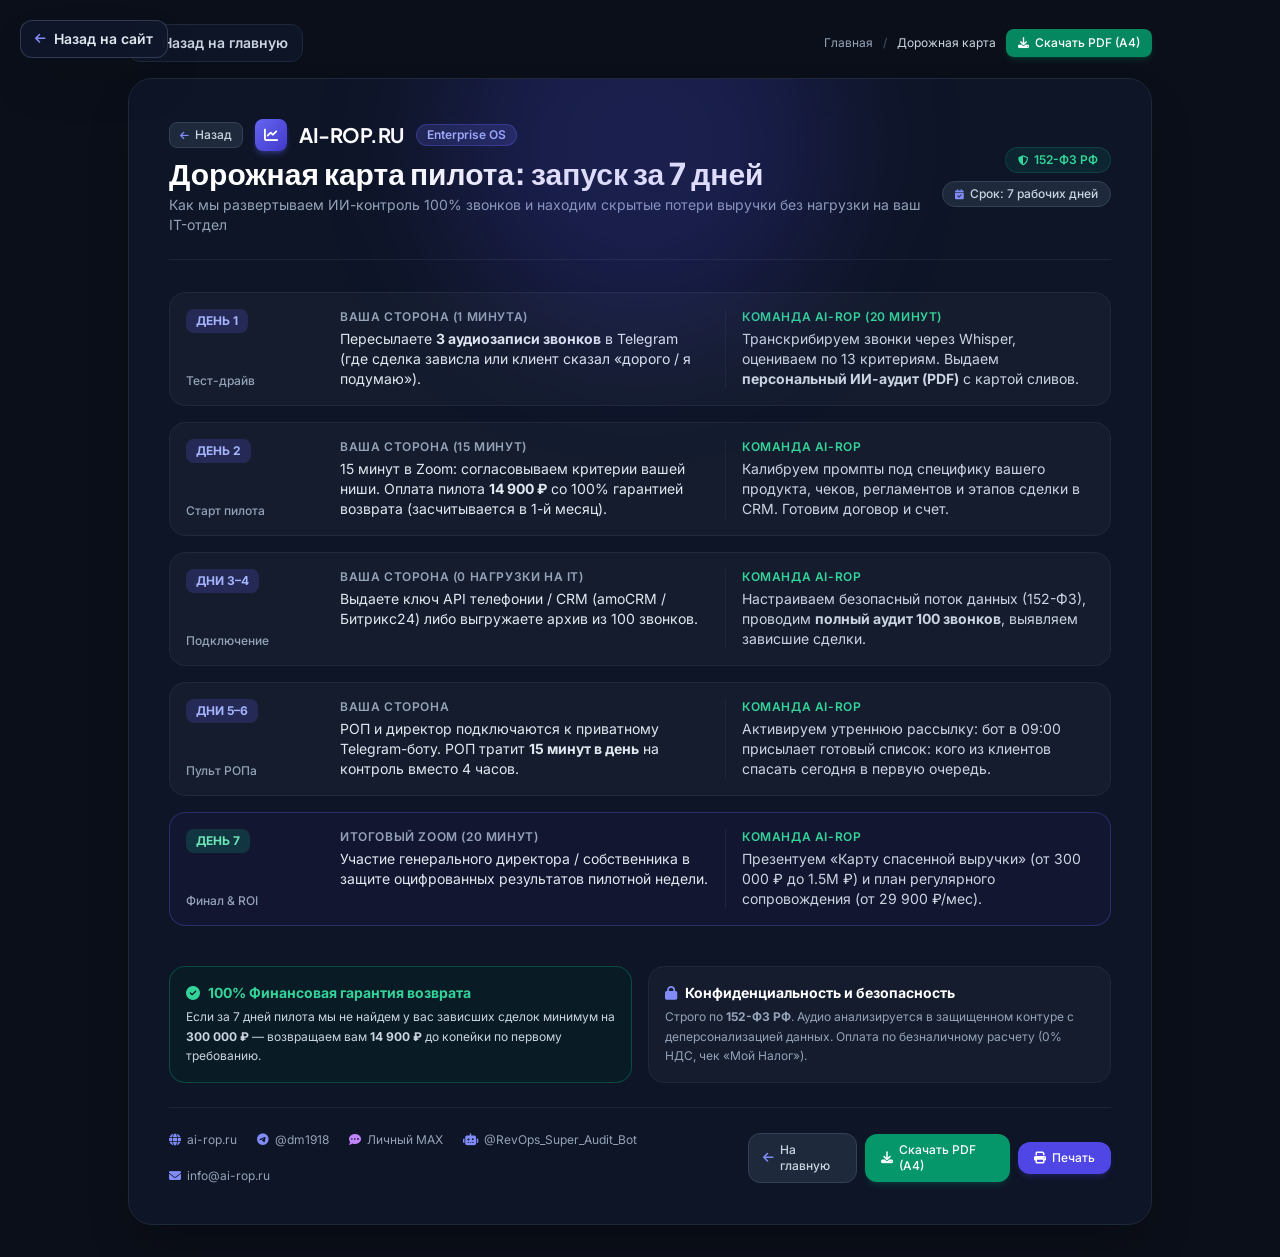
<file: Дорожная_Карта_Пилота_Для_Клиента_7_Дней.html>
<!DOCTYPE html>
<html lang="ru">
<head>
    <meta charset="UTF-8">
    <meta name="viewport" content="width=device-width, initial-scale=1.0">
    <meta http-equiv="Cache-Control" content="no-cache, no-store, must-revalidate">
    <meta http-equiv="Pragma" content="no-cache">
    <meta http-equiv="Expires" content="0">
    <title>Дорожная карта пилота AI-ROP (7 дней под ключ)</title>
    <link rel="stylesheet" href="css/fonts.css">
    <link rel="stylesheet" href="css/fontawesome.min.css">
    <link rel="stylesheet" href="css/tailwind.min.css">
    <style>
        * {
            -webkit-print-color-adjust: exact !important;
            print-color-adjust: exact !important;
        }
        body { font-family: 'Inter', sans-serif; background-color: #0B0F19; color: #F1F5F9; }
        h1, h2, h3, .font-display { font-family: 'Plus Jakarta Sans', sans-serif; }
        a { text-decoration: none; color: inherit; }
        @media print {
            @page {
                size: A4 portrait;
                margin: 0;
            }
            *, *:before, *:after {
                box-sizing: border-box !important;
                -webkit-print-color-adjust: exact !important;
                print-color-adjust: exact !important;
            }
            html, body {
                background-color: #0B0F19 !important;
                color: #F1F5F9 !important;
                margin: 0 !important;
                padding: 0 !important;
                width: 210mm !important;
                height: 297mm !important;
                min-height: 100% !important;
                display: block !important;
                overflow: visible !important;
            }
            .no-print { display: none !important; }
            .print-card {
                border: none !important;
                background-color: #0B0F19 !important;
                box-shadow: none !important;
                padding: 10mm 12mm !important;
                border-radius: 0 !important;
                margin: 0 !important;
                width: 210mm !important;
                min-height: 297mm !important;
                display: flex !important;
                flex-direction: column !important;
                justify-content: space-between !important;
                page-break-inside: avoid !important;
                page-break-after: avoid !important;
                overflow: visible !important;
            }
            /* Header */
            .print-card > div:nth-of-type(2) {
                padding-bottom: 8px !important;
                margin-bottom: 4px !important;
                border-bottom: 1px solid rgba(51, 65, 85, 0.6) !important;
                display: flex !important;
                flex-direction: row !important;
                align-items: center !important;
                justify-content: space-between !important;
            }
            .print-card h1 {
                font-size: 21px !important;
                line-height: 1.2 !important;
                margin-top: 3px !important;
                margin-bottom: 2px !important;
            }
            .print-card p.text-slate-400 {
                font-size: 11px !important;
                line-height: 1.25 !important;
                margin-top: 2px !important;
            }
            /* Steps container */
            .print-card > div:nth-of-type(3) {
                margin-top: 10px !important;
                margin-bottom: 10px !important;
                display: flex !important;
                flex-direction: column !important;
                gap: 8px !important;
            }
            /* Each step (row of 3 columns: Day, Client, Team) */
            .print-card > div:nth-of-type(3) > div {
                padding: 9px 12px !important;
                border-radius: 10px !important;
                display: flex !important;
                flex-direction: row !important;
                align-items: flex-start !important;
                gap: 14px !important;
                page-break-inside: avoid !important;
            }
            /* Col 1: Day badge */
            .print-card > div:nth-of-type(3) > div > div:nth-child(1) {
                width: 95px !important;
                flex-shrink: 0 !important;
                display: flex !important;
                flex-direction: column !important;
                justify-content: center !important;
                gap: 3px !important;
            }
            /* Col 2: Client side */
            .print-card > div:nth-of-type(3) > div > div:nth-child(2) {
                flex: 1 1 0% !important;
                min-width: 0 !important;
            }
            /* Col 3: AI-ROP side */
            .print-card > div:nth-of-type(3) > div > div:nth-child(3) {
                flex: 1 1 0% !important;
                min-width: 0 !important;
                border-left: 1px solid rgba(51, 65, 85, 0.6) !important;
                border-top: none !important;
                padding-left: 14px !important;
                padding-top: 0 !important;
            }
            .print-card > div:nth-of-type(3) .text-xs {
                font-size: 9px !important;
                line-height: 1.2 !important;
                margin-bottom: 3px !important;
            }
            .print-card > div:nth-of-type(3) p {
                font-size: 10.5px !important;
                line-height: 1.32 !important;
            }
            /* Guarantee banner */
            .print-card > div:nth-of-type(4) {
                padding-top: 6px !important;
                padding-bottom: 6px !important;
                gap: 10px !important;
                display: flex !important;
                flex-direction: row !important;
                page-break-inside: avoid !important;
            }
            .print-card > div:nth-of-type(4) > div {
                flex: 1 1 0% !important;
                padding: 8px 12px !important;
                border-radius: 10px !important;
            }
            .print-card > div:nth-of-type(4) .text-sm {
                font-size: 10.5px !important;
                line-height: 1.2 !important;
                margin-bottom: 3px !important;
            }
            .print-card > div:nth-of-type(4) p {
                font-size: 9.5px !important;
                line-height: 1.3 !important;
            }
            /* Footer */
            .print-card > div:nth-of-type(5) {
                padding-top: 10px !important;
                margin-top: 4px !important;
                border-top: 1px solid rgba(51, 65, 85, 0.6) !important;
                font-size: 10px !important;
                display: flex !important;
                flex-direction: row !important;
                justify-content: space-between !important;
                align-items: center !important;
                page-break-inside: avoid !important;
            }
        }
    </style>
</head>
<body class="p-4 sm:p-8 min-h-screen flex flex-col items-center justify-start pt-16 sm:pt-6">

    <!-- Floating Back Button (Always visible on mobile & desktop, hidden in print) -->
    <a href="/" onclick="goBack(event)" class="no-print fixed top-3 left-3 sm:top-5 sm:left-5 z-50 inline-flex items-center gap-2 px-3.5 py-2 rounded-xl bg-slate-900/95 hover:bg-slate-800 text-slate-200 hover:text-white text-xs sm:text-sm font-semibold border border-slate-700/90 hover:border-slate-500 shadow-2xl backdrop-blur-md transition-all group cursor-pointer" title="Назад на главную страницу">
        <i class="fas fa-arrow-left text-xs text-indigo-400 group-hover:-translate-x-1 transition-transform"></i>
        <span>Назад на сайт</span>
    </a>

    <!-- Top Navigation Bar (Hidden in Print) -->
    <header class="max-w-5xl w-full mb-4 flex items-center justify-between no-print">
        <a href="/" onclick="goBack(event)" class="inline-flex items-center gap-2 px-3.5 py-2 rounded-xl bg-slate-900/90 hover:bg-slate-800 text-slate-300 hover:text-white text-xs sm:text-sm font-semibold border border-slate-800 hover:border-slate-700 transition shadow-sm backdrop-blur-md group">
            <i class="fas fa-arrow-left text-xs text-indigo-400 group-hover:-translate-x-0.5 transition-transform"></i>
            <span>Назад на главную</span>
        </a>
        <div class="flex items-center gap-2.5 text-xs text-slate-400">
            <a href="/" onclick="goBack(event)" class="hover:text-indigo-400 transition hidden sm:inline">Главная</a>
            <span class="text-slate-600 hidden sm:inline">/</span>
            <span class="text-slate-300 hidden sm:inline">Дорожная карта</span>
            <a href="pilot-roadmap.pdf" download="Дорожная_Карта_Пилота_AI_ROP_7_Дней.pdf" class="inline-flex items-center gap-1.5 px-3 py-1.5 rounded-lg bg-emerald-600/90 hover:bg-emerald-500 text-white font-medium shadow-md shadow-emerald-600/20 transition">
                <i class="fas fa-download text-[11px]"></i> Скачать PDF (A4)
            </a>
        </div>
    </header>

    <div class="max-w-5xl w-full bg-slate-900/90 border border-slate-800 rounded-3xl p-6 sm:p-10 shadow-2xl backdrop-blur-xl relative overflow-hidden print-card">
        
        <!-- Top Glow -->
        <div class="absolute -top-32 left-1/2 -translate-x-1/2 w-96 h-96 bg-indigo-600/20 rounded-full blur-3xl pointer-events-none no-print"></div>

        <!-- Header -->
        <div class="flex flex-col sm:flex-row items-start sm:items-center justify-between gap-4 pb-6 border-b border-slate-800/80">
            <div>
                <div class="flex items-center gap-3 mb-1">
                    <a href="/" onclick="goBack(event)" class="no-print inline-flex items-center gap-1.5 px-2.5 py-1 rounded-lg bg-slate-800 hover:bg-slate-700 text-slate-300 hover:text-white text-xs font-medium border border-slate-700 transition" title="Вернуться на главную">
                        <i class="fas fa-arrow-left text-[10px] text-indigo-400"></i>
                        <span>Назад</span>
                    </a>
                    <a href="/" onclick="goBack(event)" class="inline-flex items-center gap-3 group" title="На главную AI-ROP.RU">
                        <div class="w-8 h-8 rounded-lg bg-gradient-to-br from-indigo-500 to-indigo-700 flex items-center justify-center text-white text-sm font-bold shadow-md shadow-indigo-500/30 group-hover:scale-105 transition-transform">
                            <i class="fas fa-chart-line"></i>
                        </div>
                        <span class="font-display font-bold text-xl text-white tracking-tight group-hover:text-indigo-300 transition-colors">AI-ROP.RU</span>
                    </a>
                    <span class="px-2.5 py-0.5 rounded-full text-xs font-semibold bg-indigo-500/20 text-indigo-300 border border-indigo-500/30">Enterprise OS</span>
                </div>
                <h1 class="font-display text-2xl sm:text-3xl font-extrabold text-white">Дорожная карта пилота: запуск за 7 дней</h1>
                <p class="text-sm text-slate-400 mt-1">Как мы развертываем ИИ-контроль 100% звонков и находим скрытые потери выручки без нагрузки на ваш IT-отдел</p>
            </div>
            <div class="flex flex-wrap sm:flex-col items-end gap-2 shrink-0">
                <span class="inline-flex items-center gap-1.5 px-3 py-1 rounded-full bg-emerald-500/10 border border-emerald-500/20 text-emerald-400 text-xs font-semibold">
                    <i class="fas fa-shield-alt text-[10px]"></i> 152-ФЗ РФ
                </span>
                <span class="inline-flex items-center gap-1.5 px-3 py-1 rounded-full bg-slate-800 border border-slate-700 text-slate-300 text-xs font-medium">
                    <i class="fas fa-calendar-check text-[10px] text-indigo-400"></i> Срок: 7 рабочих дней
                </span>
            </div>
        </div>

        <!-- Timeline Steps Table -->
        <div class="my-8 space-y-4">
            
            <!-- Step 1 -->
            <div class="grid grid-cols-1 md:grid-cols-12 gap-4 p-4 rounded-2xl bg-slate-800/40 border border-slate-800 hover:border-indigo-500/30 transition-all">
                <div class="md:col-span-2 flex md:flex-col items-center md:items-start justify-between">
                    <span class="px-2.5 py-1 rounded-lg bg-indigo-500/20 text-indigo-300 text-xs font-bold">ДЕНЬ 1</span>
                    <span class="text-xs text-slate-400 font-medium">Тест-драйв</span>
                </div>
                <div class="md:col-span-5">
                    <div class="text-xs text-slate-400 font-semibold uppercase tracking-wider mb-1">Ваша сторона (1 минута)</div>
                    <p class="text-sm text-slate-200">Пересылаете <strong>3 аудиозаписи звонков</strong> в Telegram (где сделка зависла или клиент сказал «дорого / я подумаю»).</p>
                </div>
                <div class="md:col-span-5 border-t md:border-t-0 md:border-l border-slate-800/80 pt-3 md:pt-0 md:pl-4">
                    <div class="text-xs text-emerald-400 font-semibold uppercase tracking-wider mb-1">Команда AI-ROP (20 минут)</div>
                    <p class="text-sm text-slate-300">Транскрибируем звонки через Whisper, оцениваем по 13 критериям. Выдаем <strong>персональный ИИ-аудит (PDF)</strong> с картой сливов.</p>
                </div>
            </div>

            <!-- Step 2 -->
            <div class="grid grid-cols-1 md:grid-cols-12 gap-4 p-4 rounded-2xl bg-slate-800/40 border border-slate-800 hover:border-indigo-500/30 transition-all">
                <div class="md:col-span-2 flex md:flex-col items-center md:items-start justify-between">
                    <span class="px-2.5 py-1 rounded-lg bg-indigo-500/20 text-indigo-300 text-xs font-bold">ДЕНЬ 2</span>
                    <span class="text-xs text-slate-400 font-medium">Старт пилота</span>
                </div>
                <div class="md:col-span-5">
                    <div class="text-xs text-slate-400 font-semibold uppercase tracking-wider mb-1">Ваша сторона (15 минут)</div>
                    <p class="text-sm text-slate-200">15 минут в Zoom: согласовываем критерии вашей ниши. Оплата пилота <strong>14 900 ₽</strong> со 100% гарантией возврата (засчитывается в 1-й месяц).</p>
                </div>
                <div class="md:col-span-5 border-t md:border-t-0 md:border-l border-slate-800/80 pt-3 md:pt-0 md:pl-4">
                    <div class="text-xs text-emerald-400 font-semibold uppercase tracking-wider mb-1">Команда AI-ROP</div>
                    <p class="text-sm text-slate-300">Калибруем промпты под специфику вашего продукта, чеков, регламентов и этапов сделки в CRM. Готовим договор и счет.</p>
                </div>
            </div>

            <!-- Step 3 -->
            <div class="grid grid-cols-1 md:grid-cols-12 gap-4 p-4 rounded-2xl bg-slate-800/40 border border-slate-800 hover:border-indigo-500/30 transition-all">
                <div class="md:col-span-2 flex md:flex-col items-center md:items-start justify-between">
                    <span class="px-2.5 py-1 rounded-lg bg-indigo-500/20 text-indigo-300 text-xs font-bold">ДНИ 3–4</span>
                    <span class="text-xs text-slate-400 font-medium">Подключение</span>
                </div>
                <div class="md:col-span-5">
                    <div class="text-xs text-slate-400 font-semibold uppercase tracking-wider mb-1">Ваша сторона (0 нагрузки на IT)</div>
                    <p class="text-sm text-slate-200">Выдаете ключ API телефонии / CRM (amoCRM / Битрикс24) либо выгружаете архив из 100 звонков.</p>
                </div>
                <div class="md:col-span-5 border-t md:border-t-0 md:border-l border-slate-800/80 pt-3 md:pt-0 md:pl-4">
                    <div class="text-xs text-emerald-400 font-semibold uppercase tracking-wider mb-1">Команда AI-ROP</div>
                    <p class="text-sm text-slate-300">Настраиваем безопасный поток данных (152-ФЗ), проводим <strong>полный аудит 100 звонков</strong>, выявляем зависшие сделки.</p>
                </div>
            </div>

            <!-- Step 4 -->
            <div class="grid grid-cols-1 md:grid-cols-12 gap-4 p-4 rounded-2xl bg-slate-800/40 border border-slate-800 hover:border-indigo-500/30 transition-all">
                <div class="md:col-span-2 flex md:flex-col items-center md:items-start justify-between">
                    <span class="px-2.5 py-1 rounded-lg bg-indigo-500/20 text-indigo-300 text-xs font-bold">ДНИ 5–6</span>
                    <span class="text-xs text-slate-400 font-medium">Пульт РОПа</span>
                </div>
                <div class="md:col-span-5">
                    <div class="text-xs text-slate-400 font-semibold uppercase tracking-wider mb-1">Ваша сторона</div>
                    <p class="text-sm text-slate-200">РОП и директор подключаются к приватному Telegram-боту. РОП тратит <strong>15 минут в день</strong> на контроль вместо 4 часов.</p>
                </div>
                <div class="md:col-span-5 border-t md:border-t-0 md:border-l border-slate-800/80 pt-3 md:pt-0 md:pl-4">
                    <div class="text-xs text-emerald-400 font-semibold uppercase tracking-wider mb-1">Команда AI-ROP</div>
                    <p class="text-sm text-slate-300">Активируем утреннюю рассылку: бот в 09:00 присылает готовый список: кого из клиентов спасать сегодня в первую очередь.</p>
                </div>
            </div>

            <!-- Step 5 -->
            <div class="grid grid-cols-1 md:grid-cols-12 gap-4 p-4 rounded-2xl bg-indigo-950/30 border border-indigo-500/30 hover:border-indigo-500/60 transition-all">
                <div class="md:col-span-2 flex md:flex-col items-center md:items-start justify-between">
                    <span class="px-2.5 py-1 rounded-lg bg-emerald-500/20 text-emerald-300 text-xs font-bold">ДЕНЬ 7</span>
                    <span class="text-xs text-slate-400 font-medium">Финал & ROI</span>
                </div>
                <div class="md:col-span-5">
                    <div class="text-xs text-slate-400 font-semibold uppercase tracking-wider mb-1">Итоговый Zoom (20 минут)</div>
                    <p class="text-sm text-slate-200">Участие генерального директора / собственника в защите оцифрованных результатов пилотной недели.</p>
                </div>
                <div class="md:col-span-5 border-t md:border-t-0 md:border-l border-slate-800/80 pt-3 md:pt-0 md:pl-4">
                    <div class="text-xs text-emerald-400 font-semibold uppercase tracking-wider mb-1">Команда AI-ROP</div>
                    <p class="text-sm text-slate-300">Презентуем «Карту спасенной выручки» (от 300 000 ₽ до 1.5M ₽) и план регулярного сопровождения (от 29 900 ₽/мес).</p>
                </div>
            </div>

        </div>

        <!-- Guarantee & Security Banner -->
        <div class="grid grid-cols-1 md:grid-cols-2 gap-4 pt-2 pb-6">
            <div class="p-4 rounded-2xl bg-emerald-950/30 border border-emerald-500/30">
                <div class="flex items-center gap-2 text-emerald-400 font-bold text-sm mb-1">
                    <i class="fas fa-check-circle"></i> 100% Финансовая гарантия возврата
                </div>
                <p class="text-xs text-slate-300 leading-relaxed">
                    Если за 7 дней пилота мы не найдем у вас зависших сделок минимум на <strong>300 000 ₽</strong> — возвращаем вам <strong>14 900 ₽</strong> до копейки по первому требованию.
                </p>
            </div>
            <div class="p-4 rounded-2xl bg-slate-800/40 border border-slate-800">
                <div class="flex items-center gap-2 text-white font-bold text-sm mb-1">
                    <i class="fas fa-lock text-indigo-400"></i> Конфиденциальность и безопасность
                </div>
                <p class="text-xs text-slate-400 leading-relaxed">
                    Строго по <strong>152-ФЗ РФ</strong>. Аудио анализируется в защищенном контуре с деперсонализацией данных. Оплата по безналичному расчету (0% НДС, чек «Мой Налог»).
                </p>
            </div>
        </div>

        <!-- Footer Contacts -->
        <div class="pt-6 border-t border-slate-800/80 flex flex-col sm:flex-row items-center justify-between gap-4 text-xs text-slate-400">
            <div class="flex flex-wrap items-center gap-4 sm:gap-5">
                <a href="https://ai-rop.ru" class="flex items-center hover:text-indigo-300 transition-colors">
                    <i class="fas fa-globe text-indigo-400 mr-1.5"></i> ai-rop.ru
                </a>
                <a href="https://t.me/dm1918" target="_blank" class="flex items-center hover:text-indigo-300 transition-colors" title="Личный Telegram">
                    <i class="fab fa-telegram text-indigo-400 mr-1.5"></i> @dm1918
                </a>
                <a href="https://max.ru/u/f9LHodD0cOLRcNKRakz94FpZjmUJ25lYzJUMzPBJyLKwxM1Tzzai1aF-dTg" target="_blank" class="flex items-center hover:text-purple-400 transition-colors" title="Личный MAX Дмитрия">
                    <i class="fas fa-comment-dots text-purple-400 mr-1.5"></i> Личный MAX
                </a>
                <a href="https://t.me/RevOps_Super_Audit_Bot" target="_blank" class="flex items-center hover:text-indigo-300 transition-colors" title="Telegram-бот">
                    <i class="fas fa-robot text-indigo-400 mr-1.5"></i> @RevOps_Super_Audit_Bot
                </a>
                <a href="mailto:info@ai-rop.ru" class="flex items-center hover:text-indigo-300 transition-colors">
                    <i class="fas fa-envelope text-indigo-400 mr-1.5"></i> info@ai-rop.ru
                </a>
            </div>
            <div class="no-print flex items-center gap-2">
                <a href="/" onclick="goBack(event)" class="px-3.5 py-2 bg-slate-800 hover:bg-slate-700 text-slate-300 hover:text-white font-medium rounded-xl text-xs transition-all border border-slate-700 flex items-center gap-1.5 cursor-pointer" title="Вернуться на главную">
                    <i class="fas fa-arrow-left text-indigo-400"></i> На главную
                </a>
                <a href="pilot-roadmap.pdf" download="Дорожная_Карта_Пилота_AI_ROP_7_Дней.pdf" class="px-4 py-2 bg-emerald-600 hover:bg-emerald-500 text-white font-medium rounded-xl text-xs transition-all shadow-md shadow-emerald-600/20 flex items-center gap-1.5">
                    <i class="fas fa-download"></i> Скачать PDF (A4)
                </a>
                <button onclick="window.print()" class="px-4 py-2 bg-indigo-600 hover:bg-indigo-500 text-white font-medium rounded-xl text-xs transition-all shadow-md shadow-indigo-600/20 flex items-center gap-1.5">
                    <i class="fas fa-print"></i> Печать
                </button>
            </div>
        </div>

    </div>

    <!-- Universal Back Navigation Logic -->
    <script>
        function goBack(e) {
            if (e && e.preventDefault) {
                e.preventDefault();
            }
            var targetUrl = (window.location.protocol === 'file:') ? 'index.html' : '/';
            var ref = document.referrer;
            var isFromOurSite = ref && (ref.indexOf(window.location.host) !== -1 || ref.indexOf('ai-rop.ru') !== -1);

            if (window.history.length > 1 && isFromOurSite) {
                window.history.back();
                // If history.back did not navigate within 250ms (e.g. edge cases, hash jumps), fallback to root
                setTimeout(function() {
                    if (window.location.pathname.indexOf('roadmap') !== -1 || window.location.href.indexOf('roadmap') !== -1) {
                        window.location.href = targetUrl;
                    }
                }, 250);
            } else {
                window.location.href = targetUrl;
            }
        }
    </script>
</body>
</html>
</file>
<file: css/fonts.css>
@font-face {
  font-family: 'Inter';
  font-style: normal;
  font-weight: 400;
  font-display: swap;
  src: url(../fonts/UcCO3FwrK3iLTeHuS_nVMrMxCp50SjIw2boKoduKmMEVuLyfMZg.ttf) format('truetype');
}
@font-face {
  font-family: 'Inter';
  font-style: normal;
  font-weight: 500;
  font-display: swap;
  src: url(../fonts/UcCO3FwrK3iLTeHuS_nVMrMxCp50SjIw2boKoduKmMEVuI6fMZg.ttf) format('truetype');
}
@font-face {
  font-family: 'Inter';
  font-style: normal;
  font-weight: 600;
  font-display: swap;
  src: url(../fonts/UcCO3FwrK3iLTeHuS_nVMrMxCp50SjIw2boKoduKmMEVuGKYMZg.ttf) format('truetype');
}
@font-face {
  font-family: 'Inter';
  font-style: normal;
  font-weight: 700;
  font-display: swap;
  src: url(../fonts/UcCO3FwrK3iLTeHuS_nVMrMxCp50SjIw2boKoduKmMEVuFuYMZg.ttf) format('truetype');
}
@font-face {
  font-family: 'Inter';
  font-style: normal;
  font-weight: 800;
  font-display: swap;
  src: url(../fonts/UcCO3FwrK3iLTeHuS_nVMrMxCp50SjIw2boKoduKmMEVuDyYMZg.ttf) format('truetype');
}
@font-face {
  font-family: 'JetBrains Mono';
  font-style: normal;
  font-weight: 400;
  font-display: swap;
  src: url(../fonts/tDbY2o-flEEny0FZhsfKu5WU4zr3E_BX0PnT8RD8yKxjPQ.ttf) format('truetype');
}
@font-face {
  font-family: 'JetBrains Mono';
  font-style: normal;
  font-weight: 500;
  font-display: swap;
  src: url(../fonts/tDbY2o-flEEny0FZhsfKu5WU4zr3E_BX0PnT8RD8-qxjPQ.ttf) format('truetype');
}
@font-face {
  font-family: 'JetBrains Mono';
  font-style: normal;
  font-weight: 600;
  font-display: swap;
  src: url(../fonts/tDbY2o-flEEny0FZhsfKu5WU4zr3E_BX0PnT8RD8FqtjPQ.ttf) format('truetype');
}
@font-face {
  font-family: 'JetBrains Mono';
  font-style: normal;
  font-weight: 700;
  font-display: swap;
  src: url(../fonts/tDbY2o-flEEny0FZhsfKu5WU4zr3E_BX0PnT8RD8L6tjPQ.ttf) format('truetype');
}
@font-face {
  font-family: 'Plus Jakarta Sans';
  font-style: normal;
  font-weight: 500;
  font-display: swap;
  src: url(../fonts/LDIbaomQNQcsA88c7O9yZ4KMCoOg4IA6-91aHEjcWuA_m07NSg.ttf) format('truetype');
}
@font-face {
  font-family: 'Plus Jakarta Sans';
  font-style: normal;
  font-weight: 600;
  font-display: swap;
  src: url(../fonts/LDIbaomQNQcsA88c7O9yZ4KMCoOg4IA6-91aHEjcWuA_d0nNSg.ttf) format('truetype');
}
@font-face {
  font-family: 'Plus Jakarta Sans';
  font-style: normal;
  font-weight: 700;
  font-display: swap;
  src: url(../fonts/LDIbaomQNQcsA88c7O9yZ4KMCoOg4IA6-91aHEjcWuA_TknNSg.ttf) format('truetype');
}
@font-face {
  font-family: 'Plus Jakarta Sans';
  font-style: normal;
  font-weight: 800;
  font-display: swap;
  src: url(../fonts/LDIbaomQNQcsA88c7O9yZ4KMCoOg4IA6-91aHEjcWuA_KUnNSg.ttf) format('truetype');
}
</file>
<file: css/violet-palette.css>
.bg-violet-50 { --tw-bg-opacity: 1; background-color: rgb(245 243 255 / var(--tw-bg-opacity, 1)); }
.text-violet-50 { --tw-text-opacity: 1; color: rgb(245 243 255 / var(--tw-text-opacity, 1)); }
.border-violet-50 { --tw-border-opacity: 1; border-color: rgb(245 243 255 / var(--tw-border-opacity, 1)); }
.hover\:bg-violet-50:hover { --tw-bg-opacity: 1; background-color: rgb(245 243 255 / var(--tw-bg-opacity, 1)); }
.hover\:text-violet-50:hover { --tw-text-opacity: 1; color: rgb(245 243 255 / var(--tw-text-opacity, 1)); }
.hover\:border-violet-50:hover { --tw-border-opacity: 1; border-color: rgb(245 243 255 / var(--tw-border-opacity, 1)); }
.focus\:border-violet-50:focus { --tw-border-opacity: 1; border-color: rgb(245 243 255 / var(--tw-border-opacity, 1)); }
.bg-violet-100 { --tw-bg-opacity: 1; background-color: rgb(237 233 254 / var(--tw-bg-opacity, 1)); }
.text-violet-100 { --tw-text-opacity: 1; color: rgb(237 233 254 / var(--tw-text-opacity, 1)); }
.border-violet-100 { --tw-border-opacity: 1; border-color: rgb(237 233 254 / var(--tw-border-opacity, 1)); }
.hover\:bg-violet-100:hover { --tw-bg-opacity: 1; background-color: rgb(237 233 254 / var(--tw-bg-opacity, 1)); }
.hover\:text-violet-100:hover { --tw-text-opacity: 1; color: rgb(237 233 254 / var(--tw-text-opacity, 1)); }
.hover\:border-violet-100:hover { --tw-border-opacity: 1; border-color: rgb(237 233 254 / var(--tw-border-opacity, 1)); }
.focus\:border-violet-100:focus { --tw-border-opacity: 1; border-color: rgb(237 233 254 / var(--tw-border-opacity, 1)); }
.bg-violet-200 { --tw-bg-opacity: 1; background-color: rgb(221 214 254 / var(--tw-bg-opacity, 1)); }
.text-violet-200 { --tw-text-opacity: 1; color: rgb(221 214 254 / var(--tw-text-opacity, 1)); }
.border-violet-200 { --tw-border-opacity: 1; border-color: rgb(221 214 254 / var(--tw-border-opacity, 1)); }
.hover\:bg-violet-200:hover { --tw-bg-opacity: 1; background-color: rgb(221 214 254 / var(--tw-bg-opacity, 1)); }
.hover\:text-violet-200:hover { --tw-text-opacity: 1; color: rgb(221 214 254 / var(--tw-text-opacity, 1)); }
.hover\:border-violet-200:hover { --tw-border-opacity: 1; border-color: rgb(221 214 254 / var(--tw-border-opacity, 1)); }
.focus\:border-violet-200:focus { --tw-border-opacity: 1; border-color: rgb(221 214 254 / var(--tw-border-opacity, 1)); }
.bg-violet-300 { --tw-bg-opacity: 1; background-color: rgb(196 181 253 / var(--tw-bg-opacity, 1)); }
.text-violet-300 { --tw-text-opacity: 1; color: rgb(196 181 253 / var(--tw-text-opacity, 1)); }
.border-violet-300 { --tw-border-opacity: 1; border-color: rgb(196 181 253 / var(--tw-border-opacity, 1)); }
.hover\:bg-violet-300:hover { --tw-bg-opacity: 1; background-color: rgb(196 181 253 / var(--tw-bg-opacity, 1)); }
.hover\:text-violet-300:hover { --tw-text-opacity: 1; color: rgb(196 181 253 / var(--tw-text-opacity, 1)); }
.hover\:border-violet-300:hover { --tw-border-opacity: 1; border-color: rgb(196 181 253 / var(--tw-border-opacity, 1)); }
.focus\:border-violet-300:focus { --tw-border-opacity: 1; border-color: rgb(196 181 253 / var(--tw-border-opacity, 1)); }
.bg-violet-400 { --tw-bg-opacity: 1; background-color: rgb(167 139 250 / var(--tw-bg-opacity, 1)); }
.text-violet-400 { --tw-text-opacity: 1; color: rgb(167 139 250 / var(--tw-text-opacity, 1)); }
.border-violet-400 { --tw-border-opacity: 1; border-color: rgb(167 139 250 / var(--tw-border-opacity, 1)); }
.hover\:bg-violet-400:hover { --tw-bg-opacity: 1; background-color: rgb(167 139 250 / var(--tw-bg-opacity, 1)); }
.hover\:text-violet-400:hover { --tw-text-opacity: 1; color: rgb(167 139 250 / var(--tw-text-opacity, 1)); }
.hover\:border-violet-400:hover { --tw-border-opacity: 1; border-color: rgb(167 139 250 / var(--tw-border-opacity, 1)); }
.focus\:border-violet-400:focus { --tw-border-opacity: 1; border-color: rgb(167 139 250 / var(--tw-border-opacity, 1)); }
.bg-violet-500 { --tw-bg-opacity: 1; background-color: rgb(139 92 246 / var(--tw-bg-opacity, 1)); }
.text-violet-500 { --tw-text-opacity: 1; color: rgb(139 92 246 / var(--tw-text-opacity, 1)); }
.border-violet-500 { --tw-border-opacity: 1; border-color: rgb(139 92 246 / var(--tw-border-opacity, 1)); }
.hover\:bg-violet-500:hover { --tw-bg-opacity: 1; background-color: rgb(139 92 246 / var(--tw-bg-opacity, 1)); }
.hover\:text-violet-500:hover { --tw-text-opacity: 1; color: rgb(139 92 246 / var(--tw-text-opacity, 1)); }
.hover\:border-violet-500:hover { --tw-border-opacity: 1; border-color: rgb(139 92 246 / var(--tw-border-opacity, 1)); }
.focus\:border-violet-500:focus { --tw-border-opacity: 1; border-color: rgb(139 92 246 / var(--tw-border-opacity, 1)); }
.bg-violet-600 { --tw-bg-opacity: 1; background-color: rgb(124 58 237 / var(--tw-bg-opacity, 1)); }
.text-violet-600 { --tw-text-opacity: 1; color: rgb(124 58 237 / var(--tw-text-opacity, 1)); }
.border-violet-600 { --tw-border-opacity: 1; border-color: rgb(124 58 237 / var(--tw-border-opacity, 1)); }
.hover\:bg-violet-600:hover { --tw-bg-opacity: 1; background-color: rgb(124 58 237 / var(--tw-bg-opacity, 1)); }
.hover\:text-violet-600:hover { --tw-text-opacity: 1; color: rgb(124 58 237 / var(--tw-text-opacity, 1)); }
.hover\:border-violet-600:hover { --tw-border-opacity: 1; border-color: rgb(124 58 237 / var(--tw-border-opacity, 1)); }
.focus\:border-violet-600:focus { --tw-border-opacity: 1; border-color: rgb(124 58 237 / var(--tw-border-opacity, 1)); }
.bg-violet-700 { --tw-bg-opacity: 1; background-color: rgb(109 40 217 / var(--tw-bg-opacity, 1)); }
.text-violet-700 { --tw-text-opacity: 1; color: rgb(109 40 217 / var(--tw-text-opacity, 1)); }
.border-violet-700 { --tw-border-opacity: 1; border-color: rgb(109 40 217 / var(--tw-border-opacity, 1)); }
.hover\:bg-violet-700:hover { --tw-bg-opacity: 1; background-color: rgb(109 40 217 / var(--tw-bg-opacity, 1)); }
.hover\:text-violet-700:hover { --tw-text-opacity: 1; color: rgb(109 40 217 / var(--tw-text-opacity, 1)); }
.hover\:border-violet-700:hover { --tw-border-opacity: 1; border-color: rgb(109 40 217 / var(--tw-border-opacity, 1)); }
.focus\:border-violet-700:focus { --tw-border-opacity: 1; border-color: rgb(109 40 217 / var(--tw-border-opacity, 1)); }
.bg-violet-800 { --tw-bg-opacity: 1; background-color: rgb(91 33 182 / var(--tw-bg-opacity, 1)); }
.text-violet-800 { --tw-text-opacity: 1; color: rgb(91 33 182 / var(--tw-text-opacity, 1)); }
.border-violet-800 { --tw-border-opacity: 1; border-color: rgb(91 33 182 / var(--tw-border-opacity, 1)); }
.hover\:bg-violet-800:hover { --tw-bg-opacity: 1; background-color: rgb(91 33 182 / var(--tw-bg-opacity, 1)); }
.hover\:text-violet-800:hover { --tw-text-opacity: 1; color: rgb(91 33 182 / var(--tw-text-opacity, 1)); }
.hover\:border-violet-800:hover { --tw-border-opacity: 1; border-color: rgb(91 33 182 / var(--tw-border-opacity, 1)); }
.focus\:border-violet-800:focus { --tw-border-opacity: 1; border-color: rgb(91 33 182 / var(--tw-border-opacity, 1)); }
.bg-violet-900 { --tw-bg-opacity: 1; background-color: rgb(76 29 149 / var(--tw-bg-opacity, 1)); }
.text-violet-900 { --tw-text-opacity: 1; color: rgb(76 29 149 / var(--tw-text-opacity, 1)); }
.border-violet-900 { --tw-border-opacity: 1; border-color: rgb(76 29 149 / var(--tw-border-opacity, 1)); }
.hover\:bg-violet-900:hover { --tw-bg-opacity: 1; background-color: rgb(76 29 149 / var(--tw-bg-opacity, 1)); }
.hover\:text-violet-900:hover { --tw-text-opacity: 1; color: rgb(76 29 149 / var(--tw-text-opacity, 1)); }
.hover\:border-violet-900:hover { --tw-border-opacity: 1; border-color: rgb(76 29 149 / var(--tw-border-opacity, 1)); }
.focus\:border-violet-900:focus { --tw-border-opacity: 1; border-color: rgb(76 29 149 / var(--tw-border-opacity, 1)); }
.bg-violet-950 { --tw-bg-opacity: 1; background-color: rgb(46 16 101 / var(--tw-bg-opacity, 1)); }
.text-violet-950 { --tw-text-opacity: 1; color: rgb(46 16 101 / var(--tw-text-opacity, 1)); }
.border-violet-950 { --tw-border-opacity: 1; border-color: rgb(46 16 101 / var(--tw-border-opacity, 1)); }
.hover\:bg-violet-950:hover { --tw-bg-opacity: 1; background-color: rgb(46 16 101 / var(--tw-bg-opacity, 1)); }
.hover\:text-violet-950:hover { --tw-text-opacity: 1; color: rgb(46 16 101 / var(--tw-text-opacity, 1)); }
.hover\:border-violet-950:hover { --tw-border-opacity: 1; border-color: rgb(46 16 101 / var(--tw-border-opacity, 1)); }
.focus\:border-violet-950:focus { --tw-border-opacity: 1; border-color: rgb(46 16 101 / var(--tw-border-opacity, 1)); }
.bg-violet-50\/5 { background-color: rgba(245, 243, 255, 0.05); }
.border-violet-50\/5 { border-color: rgba(245, 243, 255, 0.05); }
.text-violet-50\/5 { color: rgba(245, 243, 255, 0.05); }
.shadow-violet-50\/5 { --tw-shadow-color: rgba(245, 243, 255, 0.05); --tw-shadow: var(--tw-shadow-colored); }
.hover\:shadow-violet-50\/5:hover { --tw-shadow-color: rgba(245, 243, 255, 0.05); --tw-shadow: var(--tw-shadow-colored); }
.group-hover\:shadow-violet-50\/5:hover { --tw-shadow-color: rgba(245, 243, 255, 0.05); --tw-shadow: var(--tw-shadow-colored); }
.ring-violet-50\/5 { --tw-ring-color: rgba(245, 243, 255, 0.05); }
.focus\:ring-violet-50\/5:focus { --tw-ring-color: rgba(245, 243, 255, 0.05); }
.bg-violet-50\/10 { background-color: rgba(245, 243, 255, 0.1); }
.border-violet-50\/10 { border-color: rgba(245, 243, 255, 0.1); }
.text-violet-50\/10 { color: rgba(245, 243, 255, 0.1); }
.shadow-violet-50\/10 { --tw-shadow-color: rgba(245, 243, 255, 0.1); --tw-shadow: var(--tw-shadow-colored); }
.hover\:shadow-violet-50\/10:hover { --tw-shadow-color: rgba(245, 243, 255, 0.1); --tw-shadow: var(--tw-shadow-colored); }
.group-hover\:shadow-violet-50\/10:hover { --tw-shadow-color: rgba(245, 243, 255, 0.1); --tw-shadow: var(--tw-shadow-colored); }
.ring-violet-50\/10 { --tw-ring-color: rgba(245, 243, 255, 0.1); }
.focus\:ring-violet-50\/10:focus { --tw-ring-color: rgba(245, 243, 255, 0.1); }
.bg-violet-50\/15 { background-color: rgba(245, 243, 255, 0.15); }
.border-violet-50\/15 { border-color: rgba(245, 243, 255, 0.15); }
.text-violet-50\/15 { color: rgba(245, 243, 255, 0.15); }
.shadow-violet-50\/15 { --tw-shadow-color: rgba(245, 243, 255, 0.15); --tw-shadow: var(--tw-shadow-colored); }
.hover\:shadow-violet-50\/15:hover { --tw-shadow-color: rgba(245, 243, 255, 0.15); --tw-shadow: var(--tw-shadow-colored); }
.group-hover\:shadow-violet-50\/15:hover { --tw-shadow-color: rgba(245, 243, 255, 0.15); --tw-shadow: var(--tw-shadow-colored); }
.ring-violet-50\/15 { --tw-ring-color: rgba(245, 243, 255, 0.15); }
.focus\:ring-violet-50\/15:focus { --tw-ring-color: rgba(245, 243, 255, 0.15); }
.bg-violet-50\/20 { background-color: rgba(245, 243, 255, 0.2); }
.border-violet-50\/20 { border-color: rgba(245, 243, 255, 0.2); }
.text-violet-50\/20 { color: rgba(245, 243, 255, 0.2); }
.shadow-violet-50\/20 { --tw-shadow-color: rgba(245, 243, 255, 0.2); --tw-shadow: var(--tw-shadow-colored); }
.hover\:shadow-violet-50\/20:hover { --tw-shadow-color: rgba(245, 243, 255, 0.2); --tw-shadow: var(--tw-shadow-colored); }
.group-hover\:shadow-violet-50\/20:hover { --tw-shadow-color: rgba(245, 243, 255, 0.2); --tw-shadow: var(--tw-shadow-colored); }
.ring-violet-50\/20 { --tw-ring-color: rgba(245, 243, 255, 0.2); }
.focus\:ring-violet-50\/20:focus { --tw-ring-color: rgba(245, 243, 255, 0.2); }
.bg-violet-50\/25 { background-color: rgba(245, 243, 255, 0.25); }
.border-violet-50\/25 { border-color: rgba(245, 243, 255, 0.25); }
.text-violet-50\/25 { color: rgba(245, 243, 255, 0.25); }
.shadow-violet-50\/25 { --tw-shadow-color: rgba(245, 243, 255, 0.25); --tw-shadow: var(--tw-shadow-colored); }
.hover\:shadow-violet-50\/25:hover { --tw-shadow-color: rgba(245, 243, 255, 0.25); --tw-shadow: var(--tw-shadow-colored); }
.group-hover\:shadow-violet-50\/25:hover { --tw-shadow-color: rgba(245, 243, 255, 0.25); --tw-shadow: var(--tw-shadow-colored); }
.ring-violet-50\/25 { --tw-ring-color: rgba(245, 243, 255, 0.25); }
.focus\:ring-violet-50\/25:focus { --tw-ring-color: rgba(245, 243, 255, 0.25); }
.bg-violet-50\/30 { background-color: rgba(245, 243, 255, 0.3); }
.border-violet-50\/30 { border-color: rgba(245, 243, 255, 0.3); }
.text-violet-50\/30 { color: rgba(245, 243, 255, 0.3); }
.shadow-violet-50\/30 { --tw-shadow-color: rgba(245, 243, 255, 0.3); --tw-shadow: var(--tw-shadow-colored); }
.hover\:shadow-violet-50\/30:hover { --tw-shadow-color: rgba(245, 243, 255, 0.3); --tw-shadow: var(--tw-shadow-colored); }
.group-hover\:shadow-violet-50\/30:hover { --tw-shadow-color: rgba(245, 243, 255, 0.3); --tw-shadow: var(--tw-shadow-colored); }
.ring-violet-50\/30 { --tw-ring-color: rgba(245, 243, 255, 0.3); }
.focus\:ring-violet-50\/30:focus { --tw-ring-color: rgba(245, 243, 255, 0.3); }
.bg-violet-50\/40 { background-color: rgba(245, 243, 255, 0.4); }
.border-violet-50\/40 { border-color: rgba(245, 243, 255, 0.4); }
.text-violet-50\/40 { color: rgba(245, 243, 255, 0.4); }
.shadow-violet-50\/40 { --tw-shadow-color: rgba(245, 243, 255, 0.4); --tw-shadow: var(--tw-shadow-colored); }
.hover\:shadow-violet-50\/40:hover { --tw-shadow-color: rgba(245, 243, 255, 0.4); --tw-shadow: var(--tw-shadow-colored); }
.group-hover\:shadow-violet-50\/40:hover { --tw-shadow-color: rgba(245, 243, 255, 0.4); --tw-shadow: var(--tw-shadow-colored); }
.ring-violet-50\/40 { --tw-ring-color: rgba(245, 243, 255, 0.4); }
.focus\:ring-violet-50\/40:focus { --tw-ring-color: rgba(245, 243, 255, 0.4); }
.bg-violet-50\/50 { background-color: rgba(245, 243, 255, 0.5); }
.border-violet-50\/50 { border-color: rgba(245, 243, 255, 0.5); }
.text-violet-50\/50 { color: rgba(245, 243, 255, 0.5); }
.shadow-violet-50\/50 { --tw-shadow-color: rgba(245, 243, 255, 0.5); --tw-shadow: var(--tw-shadow-colored); }
.hover\:shadow-violet-50\/50:hover { --tw-shadow-color: rgba(245, 243, 255, 0.5); --tw-shadow: var(--tw-shadow-colored); }
.group-hover\:shadow-violet-50\/50:hover { --tw-shadow-color: rgba(245, 243, 255, 0.5); --tw-shadow: var(--tw-shadow-colored); }
.ring-violet-50\/50 { --tw-ring-color: rgba(245, 243, 255, 0.5); }
.focus\:ring-violet-50\/50:focus { --tw-ring-color: rgba(245, 243, 255, 0.5); }
.bg-violet-50\/60 { background-color: rgba(245, 243, 255, 0.6); }
.border-violet-50\/60 { border-color: rgba(245, 243, 255, 0.6); }
.text-violet-50\/60 { color: rgba(245, 243, 255, 0.6); }
.shadow-violet-50\/60 { --tw-shadow-color: rgba(245, 243, 255, 0.6); --tw-shadow: var(--tw-shadow-colored); }
.hover\:shadow-violet-50\/60:hover { --tw-shadow-color: rgba(245, 243, 255, 0.6); --tw-shadow: var(--tw-shadow-colored); }
.group-hover\:shadow-violet-50\/60:hover { --tw-shadow-color: rgba(245, 243, 255, 0.6); --tw-shadow: var(--tw-shadow-colored); }
.ring-violet-50\/60 { --tw-ring-color: rgba(245, 243, 255, 0.6); }
.focus\:ring-violet-50\/60:focus { --tw-ring-color: rgba(245, 243, 255, 0.6); }
.bg-violet-50\/70 { background-color: rgba(245, 243, 255, 0.7); }
.border-violet-50\/70 { border-color: rgba(245, 243, 255, 0.7); }
.text-violet-50\/70 { color: rgba(245, 243, 255, 0.7); }
.shadow-violet-50\/70 { --tw-shadow-color: rgba(245, 243, 255, 0.7); --tw-shadow: var(--tw-shadow-colored); }
.hover\:shadow-violet-50\/70:hover { --tw-shadow-color: rgba(245, 243, 255, 0.7); --tw-shadow: var(--tw-shadow-colored); }
.group-hover\:shadow-violet-50\/70:hover { --tw-shadow-color: rgba(245, 243, 255, 0.7); --tw-shadow: var(--tw-shadow-colored); }
.ring-violet-50\/70 { --tw-ring-color: rgba(245, 243, 255, 0.7); }
.focus\:ring-violet-50\/70:focus { --tw-ring-color: rgba(245, 243, 255, 0.7); }
.bg-violet-50\/80 { background-color: rgba(245, 243, 255, 0.8); }
.border-violet-50\/80 { border-color: rgba(245, 243, 255, 0.8); }
.text-violet-50\/80 { color: rgba(245, 243, 255, 0.8); }
.shadow-violet-50\/80 { --tw-shadow-color: rgba(245, 243, 255, 0.8); --tw-shadow: var(--tw-shadow-colored); }
.hover\:shadow-violet-50\/80:hover { --tw-shadow-color: rgba(245, 243, 255, 0.8); --tw-shadow: var(--tw-shadow-colored); }
.group-hover\:shadow-violet-50\/80:hover { --tw-shadow-color: rgba(245, 243, 255, 0.8); --tw-shadow: var(--tw-shadow-colored); }
.ring-violet-50\/80 { --tw-ring-color: rgba(245, 243, 255, 0.8); }
.focus\:ring-violet-50\/80:focus { --tw-ring-color: rgba(245, 243, 255, 0.8); }
.bg-violet-50\/90 { background-color: rgba(245, 243, 255, 0.9); }
.border-violet-50\/90 { border-color: rgba(245, 243, 255, 0.9); }
.text-violet-50\/90 { color: rgba(245, 243, 255, 0.9); }
.shadow-violet-50\/90 { --tw-shadow-color: rgba(245, 243, 255, 0.9); --tw-shadow: var(--tw-shadow-colored); }
.hover\:shadow-violet-50\/90:hover { --tw-shadow-color: rgba(245, 243, 255, 0.9); --tw-shadow: var(--tw-shadow-colored); }
.group-hover\:shadow-violet-50\/90:hover { --tw-shadow-color: rgba(245, 243, 255, 0.9); --tw-shadow: var(--tw-shadow-colored); }
.ring-violet-50\/90 { --tw-ring-color: rgba(245, 243, 255, 0.9); }
.focus\:ring-violet-50\/90:focus { --tw-ring-color: rgba(245, 243, 255, 0.9); }
.bg-violet-100\/5 { background-color: rgba(237, 233, 254, 0.05); }
.border-violet-100\/5 { border-color: rgba(237, 233, 254, 0.05); }
.text-violet-100\/5 { color: rgba(237, 233, 254, 0.05); }
.shadow-violet-100\/5 { --tw-shadow-color: rgba(237, 233, 254, 0.05); --tw-shadow: var(--tw-shadow-colored); }
.hover\:shadow-violet-100\/5:hover { --tw-shadow-color: rgba(237, 233, 254, 0.05); --tw-shadow: var(--tw-shadow-colored); }
.group-hover\:shadow-violet-100\/5:hover { --tw-shadow-color: rgba(237, 233, 254, 0.05); --tw-shadow: var(--tw-shadow-colored); }
.ring-violet-100\/5 { --tw-ring-color: rgba(237, 233, 254, 0.05); }
.focus\:ring-violet-100\/5:focus { --tw-ring-color: rgba(237, 233, 254, 0.05); }
.bg-violet-100\/10 { background-color: rgba(237, 233, 254, 0.1); }
.border-violet-100\/10 { border-color: rgba(237, 233, 254, 0.1); }
.text-violet-100\/10 { color: rgba(237, 233, 254, 0.1); }
.shadow-violet-100\/10 { --tw-shadow-color: rgba(237, 233, 254, 0.1); --tw-shadow: var(--tw-shadow-colored); }
.hover\:shadow-violet-100\/10:hover { --tw-shadow-color: rgba(237, 233, 254, 0.1); --tw-shadow: var(--tw-shadow-colored); }
.group-hover\:shadow-violet-100\/10:hover { --tw-shadow-color: rgba(237, 233, 254, 0.1); --tw-shadow: var(--tw-shadow-colored); }
.ring-violet-100\/10 { --tw-ring-color: rgba(237, 233, 254, 0.1); }
.focus\:ring-violet-100\/10:focus { --tw-ring-color: rgba(237, 233, 254, 0.1); }
.bg-violet-100\/15 { background-color: rgba(237, 233, 254, 0.15); }
.border-violet-100\/15 { border-color: rgba(237, 233, 254, 0.15); }
.text-violet-100\/15 { color: rgba(237, 233, 254, 0.15); }
.shadow-violet-100\/15 { --tw-shadow-color: rgba(237, 233, 254, 0.15); --tw-shadow: var(--tw-shadow-colored); }
.hover\:shadow-violet-100\/15:hover { --tw-shadow-color: rgba(237, 233, 254, 0.15); --tw-shadow: var(--tw-shadow-colored); }
.group-hover\:shadow-violet-100\/15:hover { --tw-shadow-color: rgba(237, 233, 254, 0.15); --tw-shadow: var(--tw-shadow-colored); }
.ring-violet-100\/15 { --tw-ring-color: rgba(237, 233, 254, 0.15); }
.focus\:ring-violet-100\/15:focus { --tw-ring-color: rgba(237, 233, 254, 0.15); }
.bg-violet-100\/20 { background-color: rgba(237, 233, 254, 0.2); }
.border-violet-100\/20 { border-color: rgba(237, 233, 254, 0.2); }
.text-violet-100\/20 { color: rgba(237, 233, 254, 0.2); }
.shadow-violet-100\/20 { --tw-shadow-color: rgba(237, 233, 254, 0.2); --tw-shadow: var(--tw-shadow-colored); }
.hover\:shadow-violet-100\/20:hover { --tw-shadow-color: rgba(237, 233, 254, 0.2); --tw-shadow: var(--tw-shadow-colored); }
.group-hover\:shadow-violet-100\/20:hover { --tw-shadow-color: rgba(237, 233, 254, 0.2); --tw-shadow: var(--tw-shadow-colored); }
.ring-violet-100\/20 { --tw-ring-color: rgba(237, 233, 254, 0.2); }
.focus\:ring-violet-100\/20:focus { --tw-ring-color: rgba(237, 233, 254, 0.2); }
.bg-violet-100\/25 { background-color: rgba(237, 233, 254, 0.25); }
.border-violet-100\/25 { border-color: rgba(237, 233, 254, 0.25); }
.text-violet-100\/25 { color: rgba(237, 233, 254, 0.25); }
.shadow-violet-100\/25 { --tw-shadow-color: rgba(237, 233, 254, 0.25); --tw-shadow: var(--tw-shadow-colored); }
.hover\:shadow-violet-100\/25:hover { --tw-shadow-color: rgba(237, 233, 254, 0.25); --tw-shadow: var(--tw-shadow-colored); }
.group-hover\:shadow-violet-100\/25:hover { --tw-shadow-color: rgba(237, 233, 254, 0.25); --tw-shadow: var(--tw-shadow-colored); }
.ring-violet-100\/25 { --tw-ring-color: rgba(237, 233, 254, 0.25); }
.focus\:ring-violet-100\/25:focus { --tw-ring-color: rgba(237, 233, 254, 0.25); }
.bg-violet-100\/30 { background-color: rgba(237, 233, 254, 0.3); }
.border-violet-100\/30 { border-color: rgba(237, 233, 254, 0.3); }
.text-violet-100\/30 { color: rgba(237, 233, 254, 0.3); }
.shadow-violet-100\/30 { --tw-shadow-color: rgba(237, 233, 254, 0.3); --tw-shadow: var(--tw-shadow-colored); }
.hover\:shadow-violet-100\/30:hover { --tw-shadow-color: rgba(237, 233, 254, 0.3); --tw-shadow: var(--tw-shadow-colored); }
.group-hover\:shadow-violet-100\/30:hover { --tw-shadow-color: rgba(237, 233, 254, 0.3); --tw-shadow: var(--tw-shadow-colored); }
.ring-violet-100\/30 { --tw-ring-color: rgba(237, 233, 254, 0.3); }
.focus\:ring-violet-100\/30:focus { --tw-ring-color: rgba(237, 233, 254, 0.3); }
.bg-violet-100\/40 { background-color: rgba(237, 233, 254, 0.4); }
.border-violet-100\/40 { border-color: rgba(237, 233, 254, 0.4); }
.text-violet-100\/40 { color: rgba(237, 233, 254, 0.4); }
.shadow-violet-100\/40 { --tw-shadow-color: rgba(237, 233, 254, 0.4); --tw-shadow: var(--tw-shadow-colored); }
.hover\:shadow-violet-100\/40:hover { --tw-shadow-color: rgba(237, 233, 254, 0.4); --tw-shadow: var(--tw-shadow-colored); }
.group-hover\:shadow-violet-100\/40:hover { --tw-shadow-color: rgba(237, 233, 254, 0.4); --tw-shadow: var(--tw-shadow-colored); }
.ring-violet-100\/40 { --tw-ring-color: rgba(237, 233, 254, 0.4); }
.focus\:ring-violet-100\/40:focus { --tw-ring-color: rgba(237, 233, 254, 0.4); }
.bg-violet-100\/50 { background-color: rgba(237, 233, 254, 0.5); }
.border-violet-100\/50 { border-color: rgba(237, 233, 254, 0.5); }
.text-violet-100\/50 { color: rgba(237, 233, 254, 0.5); }
.shadow-violet-100\/50 { --tw-shadow-color: rgba(237, 233, 254, 0.5); --tw-shadow: var(--tw-shadow-colored); }
.hover\:shadow-violet-100\/50:hover { --tw-shadow-color: rgba(237, 233, 254, 0.5); --tw-shadow: var(--tw-shadow-colored); }
.group-hover\:shadow-violet-100\/50:hover { --tw-shadow-color: rgba(237, 233, 254, 0.5); --tw-shadow: var(--tw-shadow-colored); }
.ring-violet-100\/50 { --tw-ring-color: rgba(237, 233, 254, 0.5); }
.focus\:ring-violet-100\/50:focus { --tw-ring-color: rgba(237, 233, 254, 0.5); }
.bg-violet-100\/60 { background-color: rgba(237, 233, 254, 0.6); }
.border-violet-100\/60 { border-color: rgba(237, 233, 254, 0.6); }
.text-violet-100\/60 { color: rgba(237, 233, 254, 0.6); }
.shadow-violet-100\/60 { --tw-shadow-color: rgba(237, 233, 254, 0.6); --tw-shadow: var(--tw-shadow-colored); }
.hover\:shadow-violet-100\/60:hover { --tw-shadow-color: rgba(237, 233, 254, 0.6); --tw-shadow: var(--tw-shadow-colored); }
.group-hover\:shadow-violet-100\/60:hover { --tw-shadow-color: rgba(237, 233, 254, 0.6); --tw-shadow: var(--tw-shadow-colored); }
.ring-violet-100\/60 { --tw-ring-color: rgba(237, 233, 254, 0.6); }
.focus\:ring-violet-100\/60:focus { --tw-ring-color: rgba(237, 233, 254, 0.6); }
.bg-violet-100\/70 { background-color: rgba(237, 233, 254, 0.7); }
.border-violet-100\/70 { border-color: rgba(237, 233, 254, 0.7); }
.text-violet-100\/70 { color: rgba(237, 233, 254, 0.7); }
.shadow-violet-100\/70 { --tw-shadow-color: rgba(237, 233, 254, 0.7); --tw-shadow: var(--tw-shadow-colored); }
.hover\:shadow-violet-100\/70:hover { --tw-shadow-color: rgba(237, 233, 254, 0.7); --tw-shadow: var(--tw-shadow-colored); }
.group-hover\:shadow-violet-100\/70:hover { --tw-shadow-color: rgba(237, 233, 254, 0.7); --tw-shadow: var(--tw-shadow-colored); }
.ring-violet-100\/70 { --tw-ring-color: rgba(237, 233, 254, 0.7); }
.focus\:ring-violet-100\/70:focus { --tw-ring-color: rgba(237, 233, 254, 0.7); }
.bg-violet-100\/80 { background-color: rgba(237, 233, 254, 0.8); }
.border-violet-100\/80 { border-color: rgba(237, 233, 254, 0.8); }
.text-violet-100\/80 { color: rgba(237, 233, 254, 0.8); }
.shadow-violet-100\/80 { --tw-shadow-color: rgba(237, 233, 254, 0.8); --tw-shadow: var(--tw-shadow-colored); }
.hover\:shadow-violet-100\/80:hover { --tw-shadow-color: rgba(237, 233, 254, 0.8); --tw-shadow: var(--tw-shadow-colored); }
.group-hover\:shadow-violet-100\/80:hover { --tw-shadow-color: rgba(237, 233, 254, 0.8); --tw-shadow: var(--tw-shadow-colored); }
.ring-violet-100\/80 { --tw-ring-color: rgba(237, 233, 254, 0.8); }
.focus\:ring-violet-100\/80:focus { --tw-ring-color: rgba(237, 233, 254, 0.8); }
.bg-violet-100\/90 { background-color: rgba(237, 233, 254, 0.9); }
.border-violet-100\/90 { border-color: rgba(237, 233, 254, 0.9); }
.text-violet-100\/90 { color: rgba(237, 233, 254, 0.9); }
.shadow-violet-100\/90 { --tw-shadow-color: rgba(237, 233, 254, 0.9); --tw-shadow: var(--tw-shadow-colored); }
.hover\:shadow-violet-100\/90:hover { --tw-shadow-color: rgba(237, 233, 254, 0.9); --tw-shadow: var(--tw-shadow-colored); }
.group-hover\:shadow-violet-100\/90:hover { --tw-shadow-color: rgba(237, 233, 254, 0.9); --tw-shadow: var(--tw-shadow-colored); }
.ring-violet-100\/90 { --tw-ring-color: rgba(237, 233, 254, 0.9); }
.focus\:ring-violet-100\/90:focus { --tw-ring-color: rgba(237, 233, 254, 0.9); }
.bg-violet-200\/5 { background-color: rgba(221, 214, 254, 0.05); }
.border-violet-200\/5 { border-color: rgba(221, 214, 254, 0.05); }
.text-violet-200\/5 { color: rgba(221, 214, 254, 0.05); }
.shadow-violet-200\/5 { --tw-shadow-color: rgba(221, 214, 254, 0.05); --tw-shadow: var(--tw-shadow-colored); }
.hover\:shadow-violet-200\/5:hover { --tw-shadow-color: rgba(221, 214, 254, 0.05); --tw-shadow: var(--tw-shadow-colored); }
.group-hover\:shadow-violet-200\/5:hover { --tw-shadow-color: rgba(221, 214, 254, 0.05); --tw-shadow: var(--tw-shadow-colored); }
.ring-violet-200\/5 { --tw-ring-color: rgba(221, 214, 254, 0.05); }
.focus\:ring-violet-200\/5:focus { --tw-ring-color: rgba(221, 214, 254, 0.05); }
.bg-violet-200\/10 { background-color: rgba(221, 214, 254, 0.1); }
.border-violet-200\/10 { border-color: rgba(221, 214, 254, 0.1); }
.text-violet-200\/10 { color: rgba(221, 214, 254, 0.1); }
.shadow-violet-200\/10 { --tw-shadow-color: rgba(221, 214, 254, 0.1); --tw-shadow: var(--tw-shadow-colored); }
.hover\:shadow-violet-200\/10:hover { --tw-shadow-color: rgba(221, 214, 254, 0.1); --tw-shadow: var(--tw-shadow-colored); }
.group-hover\:shadow-violet-200\/10:hover { --tw-shadow-color: rgba(221, 214, 254, 0.1); --tw-shadow: var(--tw-shadow-colored); }
.ring-violet-200\/10 { --tw-ring-color: rgba(221, 214, 254, 0.1); }
.focus\:ring-violet-200\/10:focus { --tw-ring-color: rgba(221, 214, 254, 0.1); }
.bg-violet-200\/15 { background-color: rgba(221, 214, 254, 0.15); }
.border-violet-200\/15 { border-color: rgba(221, 214, 254, 0.15); }
.text-violet-200\/15 { color: rgba(221, 214, 254, 0.15); }
.shadow-violet-200\/15 { --tw-shadow-color: rgba(221, 214, 254, 0.15); --tw-shadow: var(--tw-shadow-colored); }
.hover\:shadow-violet-200\/15:hover { --tw-shadow-color: rgba(221, 214, 254, 0.15); --tw-shadow: var(--tw-shadow-colored); }
.group-hover\:shadow-violet-200\/15:hover { --tw-shadow-color: rgba(221, 214, 254, 0.15); --tw-shadow: var(--tw-shadow-colored); }
.ring-violet-200\/15 { --tw-ring-color: rgba(221, 214, 254, 0.15); }
.focus\:ring-violet-200\/15:focus { --tw-ring-color: rgba(221, 214, 254, 0.15); }
.bg-violet-200\/20 { background-color: rgba(221, 214, 254, 0.2); }
.border-violet-200\/20 { border-color: rgba(221, 214, 254, 0.2); }
.text-violet-200\/20 { color: rgba(221, 214, 254, 0.2); }
.shadow-violet-200\/20 { --tw-shadow-color: rgba(221, 214, 254, 0.2); --tw-shadow: var(--tw-shadow-colored); }
.hover\:shadow-violet-200\/20:hover { --tw-shadow-color: rgba(221, 214, 254, 0.2); --tw-shadow: var(--tw-shadow-colored); }
.group-hover\:shadow-violet-200\/20:hover { --tw-shadow-color: rgba(221, 214, 254, 0.2); --tw-shadow: var(--tw-shadow-colored); }
.ring-violet-200\/20 { --tw-ring-color: rgba(221, 214, 254, 0.2); }
.focus\:ring-violet-200\/20:focus { --tw-ring-color: rgba(221, 214, 254, 0.2); }
.bg-violet-200\/25 { background-color: rgba(221, 214, 254, 0.25); }
.border-violet-200\/25 { border-color: rgba(221, 214, 254, 0.25); }
.text-violet-200\/25 { color: rgba(221, 214, 254, 0.25); }
.shadow-violet-200\/25 { --tw-shadow-color: rgba(221, 214, 254, 0.25); --tw-shadow: var(--tw-shadow-colored); }
.hover\:shadow-violet-200\/25:hover { --tw-shadow-color: rgba(221, 214, 254, 0.25); --tw-shadow: var(--tw-shadow-colored); }
.group-hover\:shadow-violet-200\/25:hover { --tw-shadow-color: rgba(221, 214, 254, 0.25); --tw-shadow: var(--tw-shadow-colored); }
.ring-violet-200\/25 { --tw-ring-color: rgba(221, 214, 254, 0.25); }
.focus\:ring-violet-200\/25:focus { --tw-ring-color: rgba(221, 214, 254, 0.25); }
.bg-violet-200\/30 { background-color: rgba(221, 214, 254, 0.3); }
.border-violet-200\/30 { border-color: rgba(221, 214, 254, 0.3); }
.text-violet-200\/30 { color: rgba(221, 214, 254, 0.3); }
.shadow-violet-200\/30 { --tw-shadow-color: rgba(221, 214, 254, 0.3); --tw-shadow: var(--tw-shadow-colored); }
.hover\:shadow-violet-200\/30:hover { --tw-shadow-color: rgba(221, 214, 254, 0.3); --tw-shadow: var(--tw-shadow-colored); }
.group-hover\:shadow-violet-200\/30:hover { --tw-shadow-color: rgba(221, 214, 254, 0.3); --tw-shadow: var(--tw-shadow-colored); }
.ring-violet-200\/30 { --tw-ring-color: rgba(221, 214, 254, 0.3); }
.focus\:ring-violet-200\/30:focus { --tw-ring-color: rgba(221, 214, 254, 0.3); }
.bg-violet-200\/40 { background-color: rgba(221, 214, 254, 0.4); }
.border-violet-200\/40 { border-color: rgba(221, 214, 254, 0.4); }
.text-violet-200\/40 { color: rgba(221, 214, 254, 0.4); }
.shadow-violet-200\/40 { --tw-shadow-color: rgba(221, 214, 254, 0.4); --tw-shadow: var(--tw-shadow-colored); }
.hover\:shadow-violet-200\/40:hover { --tw-shadow-color: rgba(221, 214, 254, 0.4); --tw-shadow: var(--tw-shadow-colored); }
.group-hover\:shadow-violet-200\/40:hover { --tw-shadow-color: rgba(221, 214, 254, 0.4); --tw-shadow: var(--tw-shadow-colored); }
.ring-violet-200\/40 { --tw-ring-color: rgba(221, 214, 254, 0.4); }
.focus\:ring-violet-200\/40:focus { --tw-ring-color: rgba(221, 214, 254, 0.4); }
.bg-violet-200\/50 { background-color: rgba(221, 214, 254, 0.5); }
.border-violet-200\/50 { border-color: rgba(221, 214, 254, 0.5); }
.text-violet-200\/50 { color: rgba(221, 214, 254, 0.5); }
.shadow-violet-200\/50 { --tw-shadow-color: rgba(221, 214, 254, 0.5); --tw-shadow: var(--tw-shadow-colored); }
.hover\:shadow-violet-200\/50:hover { --tw-shadow-color: rgba(221, 214, 254, 0.5); --tw-shadow: var(--tw-shadow-colored); }
.group-hover\:shadow-violet-200\/50:hover { --tw-shadow-color: rgba(221, 214, 254, 0.5); --tw-shadow: var(--tw-shadow-colored); }
.ring-violet-200\/50 { --tw-ring-color: rgba(221, 214, 254, 0.5); }
.focus\:ring-violet-200\/50:focus { --tw-ring-color: rgba(221, 214, 254, 0.5); }
.bg-violet-200\/60 { background-color: rgba(221, 214, 254, 0.6); }
.border-violet-200\/60 { border-color: rgba(221, 214, 254, 0.6); }
.text-violet-200\/60 { color: rgba(221, 214, 254, 0.6); }
.shadow-violet-200\/60 { --tw-shadow-color: rgba(221, 214, 254, 0.6); --tw-shadow: var(--tw-shadow-colored); }
.hover\:shadow-violet-200\/60:hover { --tw-shadow-color: rgba(221, 214, 254, 0.6); --tw-shadow: var(--tw-shadow-colored); }
.group-hover\:shadow-violet-200\/60:hover { --tw-shadow-color: rgba(221, 214, 254, 0.6); --tw-shadow: var(--tw-shadow-colored); }
.ring-violet-200\/60 { --tw-ring-color: rgba(221, 214, 254, 0.6); }
.focus\:ring-violet-200\/60:focus { --tw-ring-color: rgba(221, 214, 254, 0.6); }
.bg-violet-200\/70 { background-color: rgba(221, 214, 254, 0.7); }
.border-violet-200\/70 { border-color: rgba(221, 214, 254, 0.7); }
.text-violet-200\/70 { color: rgba(221, 214, 254, 0.7); }
.shadow-violet-200\/70 { --tw-shadow-color: rgba(221, 214, 254, 0.7); --tw-shadow: var(--tw-shadow-colored); }
.hover\:shadow-violet-200\/70:hover { --tw-shadow-color: rgba(221, 214, 254, 0.7); --tw-shadow: var(--tw-shadow-colored); }
.group-hover\:shadow-violet-200\/70:hover { --tw-shadow-color: rgba(221, 214, 254, 0.7); --tw-shadow: var(--tw-shadow-colored); }
.ring-violet-200\/70 { --tw-ring-color: rgba(221, 214, 254, 0.7); }
.focus\:ring-violet-200\/70:focus { --tw-ring-color: rgba(221, 214, 254, 0.7); }
.bg-violet-200\/80 { background-color: rgba(221, 214, 254, 0.8); }
.border-violet-200\/80 { border-color: rgba(221, 214, 254, 0.8); }
.text-violet-200\/80 { color: rgba(221, 214, 254, 0.8); }
.shadow-violet-200\/80 { --tw-shadow-color: rgba(221, 214, 254, 0.8); --tw-shadow: var(--tw-shadow-colored); }
.hover\:shadow-violet-200\/80:hover { --tw-shadow-color: rgba(221, 214, 254, 0.8); --tw-shadow: var(--tw-shadow-colored); }
.group-hover\:shadow-violet-200\/80:hover { --tw-shadow-color: rgba(221, 214, 254, 0.8); --tw-shadow: var(--tw-shadow-colored); }
.ring-violet-200\/80 { --tw-ring-color: rgba(221, 214, 254, 0.8); }
.focus\:ring-violet-200\/80:focus { --tw-ring-color: rgba(221, 214, 254, 0.8); }
.bg-violet-200\/90 { background-color: rgba(221, 214, 254, 0.9); }
.border-violet-200\/90 { border-color: rgba(221, 214, 254, 0.9); }
.text-violet-200\/90 { color: rgba(221, 214, 254, 0.9); }
.shadow-violet-200\/90 { --tw-shadow-color: rgba(221, 214, 254, 0.9); --tw-shadow: var(--tw-shadow-colored); }
.hover\:shadow-violet-200\/90:hover { --tw-shadow-color: rgba(221, 214, 254, 0.9); --tw-shadow: var(--tw-shadow-colored); }
.group-hover\:shadow-violet-200\/90:hover { --tw-shadow-color: rgba(221, 214, 254, 0.9); --tw-shadow: var(--tw-shadow-colored); }
.ring-violet-200\/90 { --tw-ring-color: rgba(221, 214, 254, 0.9); }
.focus\:ring-violet-200\/90:focus { --tw-ring-color: rgba(221, 214, 254, 0.9); }
.bg-violet-300\/5 { background-color: rgba(196, 181, 253, 0.05); }
.border-violet-300\/5 { border-color: rgba(196, 181, 253, 0.05); }
.text-violet-300\/5 { color: rgba(196, 181, 253, 0.05); }
.shadow-violet-300\/5 { --tw-shadow-color: rgba(196, 181, 253, 0.05); --tw-shadow: var(--tw-shadow-colored); }
.hover\:shadow-violet-300\/5:hover { --tw-shadow-color: rgba(196, 181, 253, 0.05); --tw-shadow: var(--tw-shadow-colored); }
.group-hover\:shadow-violet-300\/5:hover { --tw-shadow-color: rgba(196, 181, 253, 0.05); --tw-shadow: var(--tw-shadow-colored); }
.ring-violet-300\/5 { --tw-ring-color: rgba(196, 181, 253, 0.05); }
.focus\:ring-violet-300\/5:focus { --tw-ring-color: rgba(196, 181, 253, 0.05); }
.bg-violet-300\/10 { background-color: rgba(196, 181, 253, 0.1); }
.border-violet-300\/10 { border-color: rgba(196, 181, 253, 0.1); }
.text-violet-300\/10 { color: rgba(196, 181, 253, 0.1); }
.shadow-violet-300\/10 { --tw-shadow-color: rgba(196, 181, 253, 0.1); --tw-shadow: var(--tw-shadow-colored); }
.hover\:shadow-violet-300\/10:hover { --tw-shadow-color: rgba(196, 181, 253, 0.1); --tw-shadow: var(--tw-shadow-colored); }
.group-hover\:shadow-violet-300\/10:hover { --tw-shadow-color: rgba(196, 181, 253, 0.1); --tw-shadow: var(--tw-shadow-colored); }
.ring-violet-300\/10 { --tw-ring-color: rgba(196, 181, 253, 0.1); }
.focus\:ring-violet-300\/10:focus { --tw-ring-color: rgba(196, 181, 253, 0.1); }
.bg-violet-300\/15 { background-color: rgba(196, 181, 253, 0.15); }
.border-violet-300\/15 { border-color: rgba(196, 181, 253, 0.15); }
.text-violet-300\/15 { color: rgba(196, 181, 253, 0.15); }
.shadow-violet-300\/15 { --tw-shadow-color: rgba(196, 181, 253, 0.15); --tw-shadow: var(--tw-shadow-colored); }
.hover\:shadow-violet-300\/15:hover { --tw-shadow-color: rgba(196, 181, 253, 0.15); --tw-shadow: var(--tw-shadow-colored); }
.group-hover\:shadow-violet-300\/15:hover { --tw-shadow-color: rgba(196, 181, 253, 0.15); --tw-shadow: var(--tw-shadow-colored); }
.ring-violet-300\/15 { --tw-ring-color: rgba(196, 181, 253, 0.15); }
.focus\:ring-violet-300\/15:focus { --tw-ring-color: rgba(196, 181, 253, 0.15); }
.bg-violet-300\/20 { background-color: rgba(196, 181, 253, 0.2); }
.border-violet-300\/20 { border-color: rgba(196, 181, 253, 0.2); }
.text-violet-300\/20 { color: rgba(196, 181, 253, 0.2); }
.shadow-violet-300\/20 { --tw-shadow-color: rgba(196, 181, 253, 0.2); --tw-shadow: var(--tw-shadow-colored); }
.hover\:shadow-violet-300\/20:hover { --tw-shadow-color: rgba(196, 181, 253, 0.2); --tw-shadow: var(--tw-shadow-colored); }
.group-hover\:shadow-violet-300\/20:hover { --tw-shadow-color: rgba(196, 181, 253, 0.2); --tw-shadow: var(--tw-shadow-colored); }
.ring-violet-300\/20 { --tw-ring-color: rgba(196, 181, 253, 0.2); }
.focus\:ring-violet-300\/20:focus { --tw-ring-color: rgba(196, 181, 253, 0.2); }
.bg-violet-300\/25 { background-color: rgba(196, 181, 253, 0.25); }
.border-violet-300\/25 { border-color: rgba(196, 181, 253, 0.25); }
.text-violet-300\/25 { color: rgba(196, 181, 253, 0.25); }
.shadow-violet-300\/25 { --tw-shadow-color: rgba(196, 181, 253, 0.25); --tw-shadow: var(--tw-shadow-colored); }
.hover\:shadow-violet-300\/25:hover { --tw-shadow-color: rgba(196, 181, 253, 0.25); --tw-shadow: var(--tw-shadow-colored); }
.group-hover\:shadow-violet-300\/25:hover { --tw-shadow-color: rgba(196, 181, 253, 0.25); --tw-shadow: var(--tw-shadow-colored); }
.ring-violet-300\/25 { --tw-ring-color: rgba(196, 181, 253, 0.25); }
.focus\:ring-violet-300\/25:focus { --tw-ring-color: rgba(196, 181, 253, 0.25); }
.bg-violet-300\/30 { background-color: rgba(196, 181, 253, 0.3); }
.border-violet-300\/30 { border-color: rgba(196, 181, 253, 0.3); }
.text-violet-300\/30 { color: rgba(196, 181, 253, 0.3); }
.shadow-violet-300\/30 { --tw-shadow-color: rgba(196, 181, 253, 0.3); --tw-shadow: var(--tw-shadow-colored); }
.hover\:shadow-violet-300\/30:hover { --tw-shadow-color: rgba(196, 181, 253, 0.3); --tw-shadow: var(--tw-shadow-colored); }
.group-hover\:shadow-violet-300\/30:hover { --tw-shadow-color: rgba(196, 181, 253, 0.3); --tw-shadow: var(--tw-shadow-colored); }
.ring-violet-300\/30 { --tw-ring-color: rgba(196, 181, 253, 0.3); }
.focus\:ring-violet-300\/30:focus { --tw-ring-color: rgba(196, 181, 253, 0.3); }
.bg-violet-300\/40 { background-color: rgba(196, 181, 253, 0.4); }
.border-violet-300\/40 { border-color: rgba(196, 181, 253, 0.4); }
.text-violet-300\/40 { color: rgba(196, 181, 253, 0.4); }
.shadow-violet-300\/40 { --tw-shadow-color: rgba(196, 181, 253, 0.4); --tw-shadow: var(--tw-shadow-colored); }
.hover\:shadow-violet-300\/40:hover { --tw-shadow-color: rgba(196, 181, 253, 0.4); --tw-shadow: var(--tw-shadow-colored); }
.group-hover\:shadow-violet-300\/40:hover { --tw-shadow-color: rgba(196, 181, 253, 0.4); --tw-shadow: var(--tw-shadow-colored); }
.ring-violet-300\/40 { --tw-ring-color: rgba(196, 181, 253, 0.4); }
.focus\:ring-violet-300\/40:focus { --tw-ring-color: rgba(196, 181, 253, 0.4); }
.bg-violet-300\/50 { background-color: rgba(196, 181, 253, 0.5); }
.border-violet-300\/50 { border-color: rgba(196, 181, 253, 0.5); }
.text-violet-300\/50 { color: rgba(196, 181, 253, 0.5); }
.shadow-violet-300\/50 { --tw-shadow-color: rgba(196, 181, 253, 0.5); --tw-shadow: var(--tw-shadow-colored); }
.hover\:shadow-violet-300\/50:hover { --tw-shadow-color: rgba(196, 181, 253, 0.5); --tw-shadow: var(--tw-shadow-colored); }
.group-hover\:shadow-violet-300\/50:hover { --tw-shadow-color: rgba(196, 181, 253, 0.5); --tw-shadow: var(--tw-shadow-colored); }
.ring-violet-300\/50 { --tw-ring-color: rgba(196, 181, 253, 0.5); }
.focus\:ring-violet-300\/50:focus { --tw-ring-color: rgba(196, 181, 253, 0.5); }
.bg-violet-300\/60 { background-color: rgba(196, 181, 253, 0.6); }
.border-violet-300\/60 { border-color: rgba(196, 181, 253, 0.6); }
.text-violet-300\/60 { color: rgba(196, 181, 253, 0.6); }
.shadow-violet-300\/60 { --tw-shadow-color: rgba(196, 181, 253, 0.6); --tw-shadow: var(--tw-shadow-colored); }
.hover\:shadow-violet-300\/60:hover { --tw-shadow-color: rgba(196, 181, 253, 0.6); --tw-shadow: var(--tw-shadow-colored); }
.group-hover\:shadow-violet-300\/60:hover { --tw-shadow-color: rgba(196, 181, 253, 0.6); --tw-shadow: var(--tw-shadow-colored); }
.ring-violet-300\/60 { --tw-ring-color: rgba(196, 181, 253, 0.6); }
.focus\:ring-violet-300\/60:focus { --tw-ring-color: rgba(196, 181, 253, 0.6); }
.bg-violet-300\/70 { background-color: rgba(196, 181, 253, 0.7); }
.border-violet-300\/70 { border-color: rgba(196, 181, 253, 0.7); }
.text-violet-300\/70 { color: rgba(196, 181, 253, 0.7); }
.shadow-violet-300\/70 { --tw-shadow-color: rgba(196, 181, 253, 0.7); --tw-shadow: var(--tw-shadow-colored); }
.hover\:shadow-violet-300\/70:hover { --tw-shadow-color: rgba(196, 181, 253, 0.7); --tw-shadow: var(--tw-shadow-colored); }
.group-hover\:shadow-violet-300\/70:hover { --tw-shadow-color: rgba(196, 181, 253, 0.7); --tw-shadow: var(--tw-shadow-colored); }
.ring-violet-300\/70 { --tw-ring-color: rgba(196, 181, 253, 0.7); }
.focus\:ring-violet-300\/70:focus { --tw-ring-color: rgba(196, 181, 253, 0.7); }
.bg-violet-300\/80 { background-color: rgba(196, 181, 253, 0.8); }
.border-violet-300\/80 { border-color: rgba(196, 181, 253, 0.8); }
.text-violet-300\/80 { color: rgba(196, 181, 253, 0.8); }
.shadow-violet-300\/80 { --tw-shadow-color: rgba(196, 181, 253, 0.8); --tw-shadow: var(--tw-shadow-colored); }
.hover\:shadow-violet-300\/80:hover { --tw-shadow-color: rgba(196, 181, 253, 0.8); --tw-shadow: var(--tw-shadow-colored); }
.group-hover\:shadow-violet-300\/80:hover { --tw-shadow-color: rgba(196, 181, 253, 0.8); --tw-shadow: var(--tw-shadow-colored); }
.ring-violet-300\/80 { --tw-ring-color: rgba(196, 181, 253, 0.8); }
.focus\:ring-violet-300\/80:focus { --tw-ring-color: rgba(196, 181, 253, 0.8); }
.bg-violet-300\/90 { background-color: rgba(196, 181, 253, 0.9); }
.border-violet-300\/90 { border-color: rgba(196, 181, 253, 0.9); }
.text-violet-300\/90 { color: rgba(196, 181, 253, 0.9); }
.shadow-violet-300\/90 { --tw-shadow-color: rgba(196, 181, 253, 0.9); --tw-shadow: var(--tw-shadow-colored); }
.hover\:shadow-violet-300\/90:hover { --tw-shadow-color: rgba(196, 181, 253, 0.9); --tw-shadow: var(--tw-shadow-colored); }
.group-hover\:shadow-violet-300\/90:hover { --tw-shadow-color: rgba(196, 181, 253, 0.9); --tw-shadow: var(--tw-shadow-colored); }
.ring-violet-300\/90 { --tw-ring-color: rgba(196, 181, 253, 0.9); }
.focus\:ring-violet-300\/90:focus { --tw-ring-color: rgba(196, 181, 253, 0.9); }
.bg-violet-400\/5 { background-color: rgba(167, 139, 250, 0.05); }
.border-violet-400\/5 { border-color: rgba(167, 139, 250, 0.05); }
.text-violet-400\/5 { color: rgba(167, 139, 250, 0.05); }
.shadow-violet-400\/5 { --tw-shadow-color: rgba(167, 139, 250, 0.05); --tw-shadow: var(--tw-shadow-colored); }
.hover\:shadow-violet-400\/5:hover { --tw-shadow-color: rgba(167, 139, 250, 0.05); --tw-shadow: var(--tw-shadow-colored); }
.group-hover\:shadow-violet-400\/5:hover { --tw-shadow-color: rgba(167, 139, 250, 0.05); --tw-shadow: var(--tw-shadow-colored); }
.ring-violet-400\/5 { --tw-ring-color: rgba(167, 139, 250, 0.05); }
.focus\:ring-violet-400\/5:focus { --tw-ring-color: rgba(167, 139, 250, 0.05); }
.bg-violet-400\/10 { background-color: rgba(167, 139, 250, 0.1); }
.border-violet-400\/10 { border-color: rgba(167, 139, 250, 0.1); }
.text-violet-400\/10 { color: rgba(167, 139, 250, 0.1); }
.shadow-violet-400\/10 { --tw-shadow-color: rgba(167, 139, 250, 0.1); --tw-shadow: var(--tw-shadow-colored); }
.hover\:shadow-violet-400\/10:hover { --tw-shadow-color: rgba(167, 139, 250, 0.1); --tw-shadow: var(--tw-shadow-colored); }
.group-hover\:shadow-violet-400\/10:hover { --tw-shadow-color: rgba(167, 139, 250, 0.1); --tw-shadow: var(--tw-shadow-colored); }
.ring-violet-400\/10 { --tw-ring-color: rgba(167, 139, 250, 0.1); }
.focus\:ring-violet-400\/10:focus { --tw-ring-color: rgba(167, 139, 250, 0.1); }
.bg-violet-400\/15 { background-color: rgba(167, 139, 250, 0.15); }
.border-violet-400\/15 { border-color: rgba(167, 139, 250, 0.15); }
.text-violet-400\/15 { color: rgba(167, 139, 250, 0.15); }
.shadow-violet-400\/15 { --tw-shadow-color: rgba(167, 139, 250, 0.15); --tw-shadow: var(--tw-shadow-colored); }
.hover\:shadow-violet-400\/15:hover { --tw-shadow-color: rgba(167, 139, 250, 0.15); --tw-shadow: var(--tw-shadow-colored); }
.group-hover\:shadow-violet-400\/15:hover { --tw-shadow-color: rgba(167, 139, 250, 0.15); --tw-shadow: var(--tw-shadow-colored); }
.ring-violet-400\/15 { --tw-ring-color: rgba(167, 139, 250, 0.15); }
.focus\:ring-violet-400\/15:focus { --tw-ring-color: rgba(167, 139, 250, 0.15); }
.bg-violet-400\/20 { background-color: rgba(167, 139, 250, 0.2); }
.border-violet-400\/20 { border-color: rgba(167, 139, 250, 0.2); }
.text-violet-400\/20 { color: rgba(167, 139, 250, 0.2); }
.shadow-violet-400\/20 { --tw-shadow-color: rgba(167, 139, 250, 0.2); --tw-shadow: var(--tw-shadow-colored); }
.hover\:shadow-violet-400\/20:hover { --tw-shadow-color: rgba(167, 139, 250, 0.2); --tw-shadow: var(--tw-shadow-colored); }
.group-hover\:shadow-violet-400\/20:hover { --tw-shadow-color: rgba(167, 139, 250, 0.2); --tw-shadow: var(--tw-shadow-colored); }
.ring-violet-400\/20 { --tw-ring-color: rgba(167, 139, 250, 0.2); }
.focus\:ring-violet-400\/20:focus { --tw-ring-color: rgba(167, 139, 250, 0.2); }
.bg-violet-400\/25 { background-color: rgba(167, 139, 250, 0.25); }
.border-violet-400\/25 { border-color: rgba(167, 139, 250, 0.25); }
.text-violet-400\/25 { color: rgba(167, 139, 250, 0.25); }
.shadow-violet-400\/25 { --tw-shadow-color: rgba(167, 139, 250, 0.25); --tw-shadow: var(--tw-shadow-colored); }
.hover\:shadow-violet-400\/25:hover { --tw-shadow-color: rgba(167, 139, 250, 0.25); --tw-shadow: var(--tw-shadow-colored); }
.group-hover\:shadow-violet-400\/25:hover { --tw-shadow-color: rgba(167, 139, 250, 0.25); --tw-shadow: var(--tw-shadow-colored); }
.ring-violet-400\/25 { --tw-ring-color: rgba(167, 139, 250, 0.25); }
.focus\:ring-violet-400\/25:focus { --tw-ring-color: rgba(167, 139, 250, 0.25); }
.bg-violet-400\/30 { background-color: rgba(167, 139, 250, 0.3); }
.border-violet-400\/30 { border-color: rgba(167, 139, 250, 0.3); }
.text-violet-400\/30 { color: rgba(167, 139, 250, 0.3); }
.shadow-violet-400\/30 { --tw-shadow-color: rgba(167, 139, 250, 0.3); --tw-shadow: var(--tw-shadow-colored); }
.hover\:shadow-violet-400\/30:hover { --tw-shadow-color: rgba(167, 139, 250, 0.3); --tw-shadow: var(--tw-shadow-colored); }
.group-hover\:shadow-violet-400\/30:hover { --tw-shadow-color: rgba(167, 139, 250, 0.3); --tw-shadow: var(--tw-shadow-colored); }
.ring-violet-400\/30 { --tw-ring-color: rgba(167, 139, 250, 0.3); }
.focus\:ring-violet-400\/30:focus { --tw-ring-color: rgba(167, 139, 250, 0.3); }
.bg-violet-400\/40 { background-color: rgba(167, 139, 250, 0.4); }
.border-violet-400\/40 { border-color: rgba(167, 139, 250, 0.4); }
.text-violet-400\/40 { color: rgba(167, 139, 250, 0.4); }
.shadow-violet-400\/40 { --tw-shadow-color: rgba(167, 139, 250, 0.4); --tw-shadow: var(--tw-shadow-colored); }
.hover\:shadow-violet-400\/40:hover { --tw-shadow-color: rgba(167, 139, 250, 0.4); --tw-shadow: var(--tw-shadow-colored); }
.group-hover\:shadow-violet-400\/40:hover { --tw-shadow-color: rgba(167, 139, 250, 0.4); --tw-shadow: var(--tw-shadow-colored); }
.ring-violet-400\/40 { --tw-ring-color: rgba(167, 139, 250, 0.4); }
.focus\:ring-violet-400\/40:focus { --tw-ring-color: rgba(167, 139, 250, 0.4); }
.bg-violet-400\/50 { background-color: rgba(167, 139, 250, 0.5); }
.border-violet-400\/50 { border-color: rgba(167, 139, 250, 0.5); }
.text-violet-400\/50 { color: rgba(167, 139, 250, 0.5); }
.shadow-violet-400\/50 { --tw-shadow-color: rgba(167, 139, 250, 0.5); --tw-shadow: var(--tw-shadow-colored); }
.hover\:shadow-violet-400\/50:hover { --tw-shadow-color: rgba(167, 139, 250, 0.5); --tw-shadow: var(--tw-shadow-colored); }
.group-hover\:shadow-violet-400\/50:hover { --tw-shadow-color: rgba(167, 139, 250, 0.5); --tw-shadow: var(--tw-shadow-colored); }
.ring-violet-400\/50 { --tw-ring-color: rgba(167, 139, 250, 0.5); }
.focus\:ring-violet-400\/50:focus { --tw-ring-color: rgba(167, 139, 250, 0.5); }
.bg-violet-400\/60 { background-color: rgba(167, 139, 250, 0.6); }
.border-violet-400\/60 { border-color: rgba(167, 139, 250, 0.6); }
.text-violet-400\/60 { color: rgba(167, 139, 250, 0.6); }
.shadow-violet-400\/60 { --tw-shadow-color: rgba(167, 139, 250, 0.6); --tw-shadow: var(--tw-shadow-colored); }
.hover\:shadow-violet-400\/60:hover { --tw-shadow-color: rgba(167, 139, 250, 0.6); --tw-shadow: var(--tw-shadow-colored); }
.group-hover\:shadow-violet-400\/60:hover { --tw-shadow-color: rgba(167, 139, 250, 0.6); --tw-shadow: var(--tw-shadow-colored); }
.ring-violet-400\/60 { --tw-ring-color: rgba(167, 139, 250, 0.6); }
.focus\:ring-violet-400\/60:focus { --tw-ring-color: rgba(167, 139, 250, 0.6); }
.bg-violet-400\/70 { background-color: rgba(167, 139, 250, 0.7); }
.border-violet-400\/70 { border-color: rgba(167, 139, 250, 0.7); }
.text-violet-400\/70 { color: rgba(167, 139, 250, 0.7); }
.shadow-violet-400\/70 { --tw-shadow-color: rgba(167, 139, 250, 0.7); --tw-shadow: var(--tw-shadow-colored); }
.hover\:shadow-violet-400\/70:hover { --tw-shadow-color: rgba(167, 139, 250, 0.7); --tw-shadow: var(--tw-shadow-colored); }
.group-hover\:shadow-violet-400\/70:hover { --tw-shadow-color: rgba(167, 139, 250, 0.7); --tw-shadow: var(--tw-shadow-colored); }
.ring-violet-400\/70 { --tw-ring-color: rgba(167, 139, 250, 0.7); }
.focus\:ring-violet-400\/70:focus { --tw-ring-color: rgba(167, 139, 250, 0.7); }
.bg-violet-400\/80 { background-color: rgba(167, 139, 250, 0.8); }
.border-violet-400\/80 { border-color: rgba(167, 139, 250, 0.8); }
.text-violet-400\/80 { color: rgba(167, 139, 250, 0.8); }
.shadow-violet-400\/80 { --tw-shadow-color: rgba(167, 139, 250, 0.8); --tw-shadow: var(--tw-shadow-colored); }
.hover\:shadow-violet-400\/80:hover { --tw-shadow-color: rgba(167, 139, 250, 0.8); --tw-shadow: var(--tw-shadow-colored); }
.group-hover\:shadow-violet-400\/80:hover { --tw-shadow-color: rgba(167, 139, 250, 0.8); --tw-shadow: var(--tw-shadow-colored); }
.ring-violet-400\/80 { --tw-ring-color: rgba(167, 139, 250, 0.8); }
.focus\:ring-violet-400\/80:focus { --tw-ring-color: rgba(167, 139, 250, 0.8); }
.bg-violet-400\/90 { background-color: rgba(167, 139, 250, 0.9); }
.border-violet-400\/90 { border-color: rgba(167, 139, 250, 0.9); }
.text-violet-400\/90 { color: rgba(167, 139, 250, 0.9); }
.shadow-violet-400\/90 { --tw-shadow-color: rgba(167, 139, 250, 0.9); --tw-shadow: var(--tw-shadow-colored); }
.hover\:shadow-violet-400\/90:hover { --tw-shadow-color: rgba(167, 139, 250, 0.9); --tw-shadow: var(--tw-shadow-colored); }
.group-hover\:shadow-violet-400\/90:hover { --tw-shadow-color: rgba(167, 139, 250, 0.9); --tw-shadow: var(--tw-shadow-colored); }
.ring-violet-400\/90 { --tw-ring-color: rgba(167, 139, 250, 0.9); }
.focus\:ring-violet-400\/90:focus { --tw-ring-color: rgba(167, 139, 250, 0.9); }
.bg-violet-500\/5 { background-color: rgba(139, 92, 246, 0.05); }
.border-violet-500\/5 { border-color: rgba(139, 92, 246, 0.05); }
.text-violet-500\/5 { color: rgba(139, 92, 246, 0.05); }
.shadow-violet-500\/5 { --tw-shadow-color: rgba(139, 92, 246, 0.05); --tw-shadow: var(--tw-shadow-colored); }
.hover\:shadow-violet-500\/5:hover { --tw-shadow-color: rgba(139, 92, 246, 0.05); --tw-shadow: var(--tw-shadow-colored); }
.group-hover\:shadow-violet-500\/5:hover { --tw-shadow-color: rgba(139, 92, 246, 0.05); --tw-shadow: var(--tw-shadow-colored); }
.ring-violet-500\/5 { --tw-ring-color: rgba(139, 92, 246, 0.05); }
.focus\:ring-violet-500\/5:focus { --tw-ring-color: rgba(139, 92, 246, 0.05); }
.bg-violet-500\/10 { background-color: rgba(139, 92, 246, 0.1); }
.border-violet-500\/10 { border-color: rgba(139, 92, 246, 0.1); }
.text-violet-500\/10 { color: rgba(139, 92, 246, 0.1); }
.shadow-violet-500\/10 { --tw-shadow-color: rgba(139, 92, 246, 0.1); --tw-shadow: var(--tw-shadow-colored); }
.hover\:shadow-violet-500\/10:hover { --tw-shadow-color: rgba(139, 92, 246, 0.1); --tw-shadow: var(--tw-shadow-colored); }
.group-hover\:shadow-violet-500\/10:hover { --tw-shadow-color: rgba(139, 92, 246, 0.1); --tw-shadow: var(--tw-shadow-colored); }
.ring-violet-500\/10 { --tw-ring-color: rgba(139, 92, 246, 0.1); }
.focus\:ring-violet-500\/10:focus { --tw-ring-color: rgba(139, 92, 246, 0.1); }
.bg-violet-500\/15 { background-color: rgba(139, 92, 246, 0.15); }
.border-violet-500\/15 { border-color: rgba(139, 92, 246, 0.15); }
.text-violet-500\/15 { color: rgba(139, 92, 246, 0.15); }
.shadow-violet-500\/15 { --tw-shadow-color: rgba(139, 92, 246, 0.15); --tw-shadow: var(--tw-shadow-colored); }
.hover\:shadow-violet-500\/15:hover { --tw-shadow-color: rgba(139, 92, 246, 0.15); --tw-shadow: var(--tw-shadow-colored); }
.group-hover\:shadow-violet-500\/15:hover { --tw-shadow-color: rgba(139, 92, 246, 0.15); --tw-shadow: var(--tw-shadow-colored); }
.ring-violet-500\/15 { --tw-ring-color: rgba(139, 92, 246, 0.15); }
.focus\:ring-violet-500\/15:focus { --tw-ring-color: rgba(139, 92, 246, 0.15); }
.bg-violet-500\/20 { background-color: rgba(139, 92, 246, 0.2); }
.border-violet-500\/20 { border-color: rgba(139, 92, 246, 0.2); }
.text-violet-500\/20 { color: rgba(139, 92, 246, 0.2); }
.shadow-violet-500\/20 { --tw-shadow-color: rgba(139, 92, 246, 0.2); --tw-shadow: var(--tw-shadow-colored); }
.hover\:shadow-violet-500\/20:hover { --tw-shadow-color: rgba(139, 92, 246, 0.2); --tw-shadow: var(--tw-shadow-colored); }
.group-hover\:shadow-violet-500\/20:hover { --tw-shadow-color: rgba(139, 92, 246, 0.2); --tw-shadow: var(--tw-shadow-colored); }
.ring-violet-500\/20 { --tw-ring-color: rgba(139, 92, 246, 0.2); }
.focus\:ring-violet-500\/20:focus { --tw-ring-color: rgba(139, 92, 246, 0.2); }
.bg-violet-500\/25 { background-color: rgba(139, 92, 246, 0.25); }
.border-violet-500\/25 { border-color: rgba(139, 92, 246, 0.25); }
.text-violet-500\/25 { color: rgba(139, 92, 246, 0.25); }
.shadow-violet-500\/25 { --tw-shadow-color: rgba(139, 92, 246, 0.25); --tw-shadow: var(--tw-shadow-colored); }
.hover\:shadow-violet-500\/25:hover { --tw-shadow-color: rgba(139, 92, 246, 0.25); --tw-shadow: var(--tw-shadow-colored); }
.group-hover\:shadow-violet-500\/25:hover { --tw-shadow-color: rgba(139, 92, 246, 0.25); --tw-shadow: var(--tw-shadow-colored); }
.ring-violet-500\/25 { --tw-ring-color: rgba(139, 92, 246, 0.25); }
.focus\:ring-violet-500\/25:focus { --tw-ring-color: rgba(139, 92, 246, 0.25); }
.bg-violet-500\/30 { background-color: rgba(139, 92, 246, 0.3); }
.border-violet-500\/30 { border-color: rgba(139, 92, 246, 0.3); }
.text-violet-500\/30 { color: rgba(139, 92, 246, 0.3); }
.shadow-violet-500\/30 { --tw-shadow-color: rgba(139, 92, 246, 0.3); --tw-shadow: var(--tw-shadow-colored); }
.hover\:shadow-violet-500\/30:hover { --tw-shadow-color: rgba(139, 92, 246, 0.3); --tw-shadow: var(--tw-shadow-colored); }
.group-hover\:shadow-violet-500\/30:hover { --tw-shadow-color: rgba(139, 92, 246, 0.3); --tw-shadow: var(--tw-shadow-colored); }
.ring-violet-500\/30 { --tw-ring-color: rgba(139, 92, 246, 0.3); }
.focus\:ring-violet-500\/30:focus { --tw-ring-color: rgba(139, 92, 246, 0.3); }
.bg-violet-500\/40 { background-color: rgba(139, 92, 246, 0.4); }
.border-violet-500\/40 { border-color: rgba(139, 92, 246, 0.4); }
.text-violet-500\/40 { color: rgba(139, 92, 246, 0.4); }
.shadow-violet-500\/40 { --tw-shadow-color: rgba(139, 92, 246, 0.4); --tw-shadow: var(--tw-shadow-colored); }
.hover\:shadow-violet-500\/40:hover { --tw-shadow-color: rgba(139, 92, 246, 0.4); --tw-shadow: var(--tw-shadow-colored); }
.group-hover\:shadow-violet-500\/40:hover { --tw-shadow-color: rgba(139, 92, 246, 0.4); --tw-shadow: var(--tw-shadow-colored); }
.ring-violet-500\/40 { --tw-ring-color: rgba(139, 92, 246, 0.4); }
.focus\:ring-violet-500\/40:focus { --tw-ring-color: rgba(139, 92, 246, 0.4); }
.bg-violet-500\/50 { background-color: rgba(139, 92, 246, 0.5); }
.border-violet-500\/50 { border-color: rgba(139, 92, 246, 0.5); }
.text-violet-500\/50 { color: rgba(139, 92, 246, 0.5); }
.shadow-violet-500\/50 { --tw-shadow-color: rgba(139, 92, 246, 0.5); --tw-shadow: var(--tw-shadow-colored); }
.hover\:shadow-violet-500\/50:hover { --tw-shadow-color: rgba(139, 92, 246, 0.5); --tw-shadow: var(--tw-shadow-colored); }
.group-hover\:shadow-violet-500\/50:hover { --tw-shadow-color: rgba(139, 92, 246, 0.5); --tw-shadow: var(--tw-shadow-colored); }
.ring-violet-500\/50 { --tw-ring-color: rgba(139, 92, 246, 0.5); }
.focus\:ring-violet-500\/50:focus { --tw-ring-color: rgba(139, 92, 246, 0.5); }
.bg-violet-500\/60 { background-color: rgba(139, 92, 246, 0.6); }
.border-violet-500\/60 { border-color: rgba(139, 92, 246, 0.6); }
.text-violet-500\/60 { color: rgba(139, 92, 246, 0.6); }
.shadow-violet-500\/60 { --tw-shadow-color: rgba(139, 92, 246, 0.6); --tw-shadow: var(--tw-shadow-colored); }
.hover\:shadow-violet-500\/60:hover { --tw-shadow-color: rgba(139, 92, 246, 0.6); --tw-shadow: var(--tw-shadow-colored); }
.group-hover\:shadow-violet-500\/60:hover { --tw-shadow-color: rgba(139, 92, 246, 0.6); --tw-shadow: var(--tw-shadow-colored); }
.ring-violet-500\/60 { --tw-ring-color: rgba(139, 92, 246, 0.6); }
.focus\:ring-violet-500\/60:focus { --tw-ring-color: rgba(139, 92, 246, 0.6); }
.bg-violet-500\/70 { background-color: rgba(139, 92, 246, 0.7); }
.border-violet-500\/70 { border-color: rgba(139, 92, 246, 0.7); }
.text-violet-500\/70 { color: rgba(139, 92, 246, 0.7); }
.shadow-violet-500\/70 { --tw-shadow-color: rgba(139, 92, 246, 0.7); --tw-shadow: var(--tw-shadow-colored); }
.hover\:shadow-violet-500\/70:hover { --tw-shadow-color: rgba(139, 92, 246, 0.7); --tw-shadow: var(--tw-shadow-colored); }
.group-hover\:shadow-violet-500\/70:hover { --tw-shadow-color: rgba(139, 92, 246, 0.7); --tw-shadow: var(--tw-shadow-colored); }
.ring-violet-500\/70 { --tw-ring-color: rgba(139, 92, 246, 0.7); }
.focus\:ring-violet-500\/70:focus { --tw-ring-color: rgba(139, 92, 246, 0.7); }
.bg-violet-500\/80 { background-color: rgba(139, 92, 246, 0.8); }
.border-violet-500\/80 { border-color: rgba(139, 92, 246, 0.8); }
.text-violet-500\/80 { color: rgba(139, 92, 246, 0.8); }
.shadow-violet-500\/80 { --tw-shadow-color: rgba(139, 92, 246, 0.8); --tw-shadow: var(--tw-shadow-colored); }
.hover\:shadow-violet-500\/80:hover { --tw-shadow-color: rgba(139, 92, 246, 0.8); --tw-shadow: var(--tw-shadow-colored); }
.group-hover\:shadow-violet-500\/80:hover { --tw-shadow-color: rgba(139, 92, 246, 0.8); --tw-shadow: var(--tw-shadow-colored); }
.ring-violet-500\/80 { --tw-ring-color: rgba(139, 92, 246, 0.8); }
.focus\:ring-violet-500\/80:focus { --tw-ring-color: rgba(139, 92, 246, 0.8); }
.bg-violet-500\/90 { background-color: rgba(139, 92, 246, 0.9); }
.border-violet-500\/90 { border-color: rgba(139, 92, 246, 0.9); }
.text-violet-500\/90 { color: rgba(139, 92, 246, 0.9); }
.shadow-violet-500\/90 { --tw-shadow-color: rgba(139, 92, 246, 0.9); --tw-shadow: var(--tw-shadow-colored); }
.hover\:shadow-violet-500\/90:hover { --tw-shadow-color: rgba(139, 92, 246, 0.9); --tw-shadow: var(--tw-shadow-colored); }
.group-hover\:shadow-violet-500\/90:hover { --tw-shadow-color: rgba(139, 92, 246, 0.9); --tw-shadow: var(--tw-shadow-colored); }
.ring-violet-500\/90 { --tw-ring-color: rgba(139, 92, 246, 0.9); }
.focus\:ring-violet-500\/90:focus { --tw-ring-color: rgba(139, 92, 246, 0.9); }
.bg-violet-600\/5 { background-color: rgba(124, 58, 237, 0.05); }
.border-violet-600\/5 { border-color: rgba(124, 58, 237, 0.05); }
.text-violet-600\/5 { color: rgba(124, 58, 237, 0.05); }
.shadow-violet-600\/5 { --tw-shadow-color: rgba(124, 58, 237, 0.05); --tw-shadow: var(--tw-shadow-colored); }
.hover\:shadow-violet-600\/5:hover { --tw-shadow-color: rgba(124, 58, 237, 0.05); --tw-shadow: var(--tw-shadow-colored); }
.group-hover\:shadow-violet-600\/5:hover { --tw-shadow-color: rgba(124, 58, 237, 0.05); --tw-shadow: var(--tw-shadow-colored); }
.ring-violet-600\/5 { --tw-ring-color: rgba(124, 58, 237, 0.05); }
.focus\:ring-violet-600\/5:focus { --tw-ring-color: rgba(124, 58, 237, 0.05); }
.bg-violet-600\/10 { background-color: rgba(124, 58, 237, 0.1); }
.border-violet-600\/10 { border-color: rgba(124, 58, 237, 0.1); }
.text-violet-600\/10 { color: rgba(124, 58, 237, 0.1); }
.shadow-violet-600\/10 { --tw-shadow-color: rgba(124, 58, 237, 0.1); --tw-shadow: var(--tw-shadow-colored); }
.hover\:shadow-violet-600\/10:hover { --tw-shadow-color: rgba(124, 58, 237, 0.1); --tw-shadow: var(--tw-shadow-colored); }
.group-hover\:shadow-violet-600\/10:hover { --tw-shadow-color: rgba(124, 58, 237, 0.1); --tw-shadow: var(--tw-shadow-colored); }
.ring-violet-600\/10 { --tw-ring-color: rgba(124, 58, 237, 0.1); }
.focus\:ring-violet-600\/10:focus { --tw-ring-color: rgba(124, 58, 237, 0.1); }
.bg-violet-600\/15 { background-color: rgba(124, 58, 237, 0.15); }
.border-violet-600\/15 { border-color: rgba(124, 58, 237, 0.15); }
.text-violet-600\/15 { color: rgba(124, 58, 237, 0.15); }
.shadow-violet-600\/15 { --tw-shadow-color: rgba(124, 58, 237, 0.15); --tw-shadow: var(--tw-shadow-colored); }
.hover\:shadow-violet-600\/15:hover { --tw-shadow-color: rgba(124, 58, 237, 0.15); --tw-shadow: var(--tw-shadow-colored); }
.group-hover\:shadow-violet-600\/15:hover { --tw-shadow-color: rgba(124, 58, 237, 0.15); --tw-shadow: var(--tw-shadow-colored); }
.ring-violet-600\/15 { --tw-ring-color: rgba(124, 58, 237, 0.15); }
.focus\:ring-violet-600\/15:focus { --tw-ring-color: rgba(124, 58, 237, 0.15); }
.bg-violet-600\/20 { background-color: rgba(124, 58, 237, 0.2); }
.border-violet-600\/20 { border-color: rgba(124, 58, 237, 0.2); }
.text-violet-600\/20 { color: rgba(124, 58, 237, 0.2); }
.shadow-violet-600\/20 { --tw-shadow-color: rgba(124, 58, 237, 0.2); --tw-shadow: var(--tw-shadow-colored); }
.hover\:shadow-violet-600\/20:hover { --tw-shadow-color: rgba(124, 58, 237, 0.2); --tw-shadow: var(--tw-shadow-colored); }
.group-hover\:shadow-violet-600\/20:hover { --tw-shadow-color: rgba(124, 58, 237, 0.2); --tw-shadow: var(--tw-shadow-colored); }
.ring-violet-600\/20 { --tw-ring-color: rgba(124, 58, 237, 0.2); }
.focus\:ring-violet-600\/20:focus { --tw-ring-color: rgba(124, 58, 237, 0.2); }
.bg-violet-600\/25 { background-color: rgba(124, 58, 237, 0.25); }
.border-violet-600\/25 { border-color: rgba(124, 58, 237, 0.25); }
.text-violet-600\/25 { color: rgba(124, 58, 237, 0.25); }
.shadow-violet-600\/25 { --tw-shadow-color: rgba(124, 58, 237, 0.25); --tw-shadow: var(--tw-shadow-colored); }
.hover\:shadow-violet-600\/25:hover { --tw-shadow-color: rgba(124, 58, 237, 0.25); --tw-shadow: var(--tw-shadow-colored); }
.group-hover\:shadow-violet-600\/25:hover { --tw-shadow-color: rgba(124, 58, 237, 0.25); --tw-shadow: var(--tw-shadow-colored); }
.ring-violet-600\/25 { --tw-ring-color: rgba(124, 58, 237, 0.25); }
.focus\:ring-violet-600\/25:focus { --tw-ring-color: rgba(124, 58, 237, 0.25); }
.bg-violet-600\/30 { background-color: rgba(124, 58, 237, 0.3); }
.border-violet-600\/30 { border-color: rgba(124, 58, 237, 0.3); }
.text-violet-600\/30 { color: rgba(124, 58, 237, 0.3); }
.shadow-violet-600\/30 { --tw-shadow-color: rgba(124, 58, 237, 0.3); --tw-shadow: var(--tw-shadow-colored); }
.hover\:shadow-violet-600\/30:hover { --tw-shadow-color: rgba(124, 58, 237, 0.3); --tw-shadow: var(--tw-shadow-colored); }
.group-hover\:shadow-violet-600\/30:hover { --tw-shadow-color: rgba(124, 58, 237, 0.3); --tw-shadow: var(--tw-shadow-colored); }
.ring-violet-600\/30 { --tw-ring-color: rgba(124, 58, 237, 0.3); }
.focus\:ring-violet-600\/30:focus { --tw-ring-color: rgba(124, 58, 237, 0.3); }
.bg-violet-600\/40 { background-color: rgba(124, 58, 237, 0.4); }
.border-violet-600\/40 { border-color: rgba(124, 58, 237, 0.4); }
.text-violet-600\/40 { color: rgba(124, 58, 237, 0.4); }
.shadow-violet-600\/40 { --tw-shadow-color: rgba(124, 58, 237, 0.4); --tw-shadow: var(--tw-shadow-colored); }
.hover\:shadow-violet-600\/40:hover { --tw-shadow-color: rgba(124, 58, 237, 0.4); --tw-shadow: var(--tw-shadow-colored); }
.group-hover\:shadow-violet-600\/40:hover { --tw-shadow-color: rgba(124, 58, 237, 0.4); --tw-shadow: var(--tw-shadow-colored); }
.ring-violet-600\/40 { --tw-ring-color: rgba(124, 58, 237, 0.4); }
.focus\:ring-violet-600\/40:focus { --tw-ring-color: rgba(124, 58, 237, 0.4); }
.bg-violet-600\/50 { background-color: rgba(124, 58, 237, 0.5); }
.border-violet-600\/50 { border-color: rgba(124, 58, 237, 0.5); }
.text-violet-600\/50 { color: rgba(124, 58, 237, 0.5); }
.shadow-violet-600\/50 { --tw-shadow-color: rgba(124, 58, 237, 0.5); --tw-shadow: var(--tw-shadow-colored); }
.hover\:shadow-violet-600\/50:hover { --tw-shadow-color: rgba(124, 58, 237, 0.5); --tw-shadow: var(--tw-shadow-colored); }
.group-hover\:shadow-violet-600\/50:hover { --tw-shadow-color: rgba(124, 58, 237, 0.5); --tw-shadow: var(--tw-shadow-colored); }
.ring-violet-600\/50 { --tw-ring-color: rgba(124, 58, 237, 0.5); }
.focus\:ring-violet-600\/50:focus { --tw-ring-color: rgba(124, 58, 237, 0.5); }
.bg-violet-600\/60 { background-color: rgba(124, 58, 237, 0.6); }
.border-violet-600\/60 { border-color: rgba(124, 58, 237, 0.6); }
.text-violet-600\/60 { color: rgba(124, 58, 237, 0.6); }
.shadow-violet-600\/60 { --tw-shadow-color: rgba(124, 58, 237, 0.6); --tw-shadow: var(--tw-shadow-colored); }
.hover\:shadow-violet-600\/60:hover { --tw-shadow-color: rgba(124, 58, 237, 0.6); --tw-shadow: var(--tw-shadow-colored); }
.group-hover\:shadow-violet-600\/60:hover { --tw-shadow-color: rgba(124, 58, 237, 0.6); --tw-shadow: var(--tw-shadow-colored); }
.ring-violet-600\/60 { --tw-ring-color: rgba(124, 58, 237, 0.6); }
.focus\:ring-violet-600\/60:focus { --tw-ring-color: rgba(124, 58, 237, 0.6); }
.bg-violet-600\/70 { background-color: rgba(124, 58, 237, 0.7); }
.border-violet-600\/70 { border-color: rgba(124, 58, 237, 0.7); }
.text-violet-600\/70 { color: rgba(124, 58, 237, 0.7); }
.shadow-violet-600\/70 { --tw-shadow-color: rgba(124, 58, 237, 0.7); --tw-shadow: var(--tw-shadow-colored); }
.hover\:shadow-violet-600\/70:hover { --tw-shadow-color: rgba(124, 58, 237, 0.7); --tw-shadow: var(--tw-shadow-colored); }
.group-hover\:shadow-violet-600\/70:hover { --tw-shadow-color: rgba(124, 58, 237, 0.7); --tw-shadow: var(--tw-shadow-colored); }
.ring-violet-600\/70 { --tw-ring-color: rgba(124, 58, 237, 0.7); }
.focus\:ring-violet-600\/70:focus { --tw-ring-color: rgba(124, 58, 237, 0.7); }
.bg-violet-600\/80 { background-color: rgba(124, 58, 237, 0.8); }
.border-violet-600\/80 { border-color: rgba(124, 58, 237, 0.8); }
.text-violet-600\/80 { color: rgba(124, 58, 237, 0.8); }
.shadow-violet-600\/80 { --tw-shadow-color: rgba(124, 58, 237, 0.8); --tw-shadow: var(--tw-shadow-colored); }
.hover\:shadow-violet-600\/80:hover { --tw-shadow-color: rgba(124, 58, 237, 0.8); --tw-shadow: var(--tw-shadow-colored); }
.group-hover\:shadow-violet-600\/80:hover { --tw-shadow-color: rgba(124, 58, 237, 0.8); --tw-shadow: var(--tw-shadow-colored); }
.ring-violet-600\/80 { --tw-ring-color: rgba(124, 58, 237, 0.8); }
.focus\:ring-violet-600\/80:focus { --tw-ring-color: rgba(124, 58, 237, 0.8); }
.bg-violet-600\/90 { background-color: rgba(124, 58, 237, 0.9); }
.border-violet-600\/90 { border-color: rgba(124, 58, 237, 0.9); }
.text-violet-600\/90 { color: rgba(124, 58, 237, 0.9); }
.shadow-violet-600\/90 { --tw-shadow-color: rgba(124, 58, 237, 0.9); --tw-shadow: var(--tw-shadow-colored); }
.hover\:shadow-violet-600\/90:hover { --tw-shadow-color: rgba(124, 58, 237, 0.9); --tw-shadow: var(--tw-shadow-colored); }
.group-hover\:shadow-violet-600\/90:hover { --tw-shadow-color: rgba(124, 58, 237, 0.9); --tw-shadow: var(--tw-shadow-colored); }
.ring-violet-600\/90 { --tw-ring-color: rgba(124, 58, 237, 0.9); }
.focus\:ring-violet-600\/90:focus { --tw-ring-color: rgba(124, 58, 237, 0.9); }
.bg-violet-700\/5 { background-color: rgba(109, 40, 217, 0.05); }
.border-violet-700\/5 { border-color: rgba(109, 40, 217, 0.05); }
.text-violet-700\/5 { color: rgba(109, 40, 217, 0.05); }
.shadow-violet-700\/5 { --tw-shadow-color: rgba(109, 40, 217, 0.05); --tw-shadow: var(--tw-shadow-colored); }
.hover\:shadow-violet-700\/5:hover { --tw-shadow-color: rgba(109, 40, 217, 0.05); --tw-shadow: var(--tw-shadow-colored); }
.group-hover\:shadow-violet-700\/5:hover { --tw-shadow-color: rgba(109, 40, 217, 0.05); --tw-shadow: var(--tw-shadow-colored); }
.ring-violet-700\/5 { --tw-ring-color: rgba(109, 40, 217, 0.05); }
.focus\:ring-violet-700\/5:focus { --tw-ring-color: rgba(109, 40, 217, 0.05); }
.bg-violet-700\/10 { background-color: rgba(109, 40, 217, 0.1); }
.border-violet-700\/10 { border-color: rgba(109, 40, 217, 0.1); }
.text-violet-700\/10 { color: rgba(109, 40, 217, 0.1); }
.shadow-violet-700\/10 { --tw-shadow-color: rgba(109, 40, 217, 0.1); --tw-shadow: var(--tw-shadow-colored); }
.hover\:shadow-violet-700\/10:hover { --tw-shadow-color: rgba(109, 40, 217, 0.1); --tw-shadow: var(--tw-shadow-colored); }
.group-hover\:shadow-violet-700\/10:hover { --tw-shadow-color: rgba(109, 40, 217, 0.1); --tw-shadow: var(--tw-shadow-colored); }
.ring-violet-700\/10 { --tw-ring-color: rgba(109, 40, 217, 0.1); }
.focus\:ring-violet-700\/10:focus { --tw-ring-color: rgba(109, 40, 217, 0.1); }
.bg-violet-700\/15 { background-color: rgba(109, 40, 217, 0.15); }
.border-violet-700\/15 { border-color: rgba(109, 40, 217, 0.15); }
.text-violet-700\/15 { color: rgba(109, 40, 217, 0.15); }
.shadow-violet-700\/15 { --tw-shadow-color: rgba(109, 40, 217, 0.15); --tw-shadow: var(--tw-shadow-colored); }
.hover\:shadow-violet-700\/15:hover { --tw-shadow-color: rgba(109, 40, 217, 0.15); --tw-shadow: var(--tw-shadow-colored); }
.group-hover\:shadow-violet-700\/15:hover { --tw-shadow-color: rgba(109, 40, 217, 0.15); --tw-shadow: var(--tw-shadow-colored); }
.ring-violet-700\/15 { --tw-ring-color: rgba(109, 40, 217, 0.15); }
.focus\:ring-violet-700\/15:focus { --tw-ring-color: rgba(109, 40, 217, 0.15); }
.bg-violet-700\/20 { background-color: rgba(109, 40, 217, 0.2); }
.border-violet-700\/20 { border-color: rgba(109, 40, 217, 0.2); }
.text-violet-700\/20 { color: rgba(109, 40, 217, 0.2); }
.shadow-violet-700\/20 { --tw-shadow-color: rgba(109, 40, 217, 0.2); --tw-shadow: var(--tw-shadow-colored); }
.hover\:shadow-violet-700\/20:hover { --tw-shadow-color: rgba(109, 40, 217, 0.2); --tw-shadow: var(--tw-shadow-colored); }
.group-hover\:shadow-violet-700\/20:hover { --tw-shadow-color: rgba(109, 40, 217, 0.2); --tw-shadow: var(--tw-shadow-colored); }
.ring-violet-700\/20 { --tw-ring-color: rgba(109, 40, 217, 0.2); }
.focus\:ring-violet-700\/20:focus { --tw-ring-color: rgba(109, 40, 217, 0.2); }
.bg-violet-700\/25 { background-color: rgba(109, 40, 217, 0.25); }
.border-violet-700\/25 { border-color: rgba(109, 40, 217, 0.25); }
.text-violet-700\/25 { color: rgba(109, 40, 217, 0.25); }
.shadow-violet-700\/25 { --tw-shadow-color: rgba(109, 40, 217, 0.25); --tw-shadow: var(--tw-shadow-colored); }
.hover\:shadow-violet-700\/25:hover { --tw-shadow-color: rgba(109, 40, 217, 0.25); --tw-shadow: var(--tw-shadow-colored); }
.group-hover\:shadow-violet-700\/25:hover { --tw-shadow-color: rgba(109, 40, 217, 0.25); --tw-shadow: var(--tw-shadow-colored); }
.ring-violet-700\/25 { --tw-ring-color: rgba(109, 40, 217, 0.25); }
.focus\:ring-violet-700\/25:focus { --tw-ring-color: rgba(109, 40, 217, 0.25); }
.bg-violet-700\/30 { background-color: rgba(109, 40, 217, 0.3); }
.border-violet-700\/30 { border-color: rgba(109, 40, 217, 0.3); }
.text-violet-700\/30 { color: rgba(109, 40, 217, 0.3); }
.shadow-violet-700\/30 { --tw-shadow-color: rgba(109, 40, 217, 0.3); --tw-shadow: var(--tw-shadow-colored); }
.hover\:shadow-violet-700\/30:hover { --tw-shadow-color: rgba(109, 40, 217, 0.3); --tw-shadow: var(--tw-shadow-colored); }
.group-hover\:shadow-violet-700\/30:hover { --tw-shadow-color: rgba(109, 40, 217, 0.3); --tw-shadow: var(--tw-shadow-colored); }
.ring-violet-700\/30 { --tw-ring-color: rgba(109, 40, 217, 0.3); }
.focus\:ring-violet-700\/30:focus { --tw-ring-color: rgba(109, 40, 217, 0.3); }
.bg-violet-700\/40 { background-color: rgba(109, 40, 217, 0.4); }
.border-violet-700\/40 { border-color: rgba(109, 40, 217, 0.4); }
.text-violet-700\/40 { color: rgba(109, 40, 217, 0.4); }
.shadow-violet-700\/40 { --tw-shadow-color: rgba(109, 40, 217, 0.4); --tw-shadow: var(--tw-shadow-colored); }
.hover\:shadow-violet-700\/40:hover { --tw-shadow-color: rgba(109, 40, 217, 0.4); --tw-shadow: var(--tw-shadow-colored); }
.group-hover\:shadow-violet-700\/40:hover { --tw-shadow-color: rgba(109, 40, 217, 0.4); --tw-shadow: var(--tw-shadow-colored); }
.ring-violet-700\/40 { --tw-ring-color: rgba(109, 40, 217, 0.4); }
.focus\:ring-violet-700\/40:focus { --tw-ring-color: rgba(109, 40, 217, 0.4); }
.bg-violet-700\/50 { background-color: rgba(109, 40, 217, 0.5); }
.border-violet-700\/50 { border-color: rgba(109, 40, 217, 0.5); }
.text-violet-700\/50 { color: rgba(109, 40, 217, 0.5); }
.shadow-violet-700\/50 { --tw-shadow-color: rgba(109, 40, 217, 0.5); --tw-shadow: var(--tw-shadow-colored); }
.hover\:shadow-violet-700\/50:hover { --tw-shadow-color: rgba(109, 40, 217, 0.5); --tw-shadow: var(--tw-shadow-colored); }
.group-hover\:shadow-violet-700\/50:hover { --tw-shadow-color: rgba(109, 40, 217, 0.5); --tw-shadow: var(--tw-shadow-colored); }
.ring-violet-700\/50 { --tw-ring-color: rgba(109, 40, 217, 0.5); }
.focus\:ring-violet-700\/50:focus { --tw-ring-color: rgba(109, 40, 217, 0.5); }
.bg-violet-700\/60 { background-color: rgba(109, 40, 217, 0.6); }
.border-violet-700\/60 { border-color: rgba(109, 40, 217, 0.6); }
.text-violet-700\/60 { color: rgba(109, 40, 217, 0.6); }
.shadow-violet-700\/60 { --tw-shadow-color: rgba(109, 40, 217, 0.6); --tw-shadow: var(--tw-shadow-colored); }
.hover\:shadow-violet-700\/60:hover { --tw-shadow-color: rgba(109, 40, 217, 0.6); --tw-shadow: var(--tw-shadow-colored); }
.group-hover\:shadow-violet-700\/60:hover { --tw-shadow-color: rgba(109, 40, 217, 0.6); --tw-shadow: var(--tw-shadow-colored); }
.ring-violet-700\/60 { --tw-ring-color: rgba(109, 40, 217, 0.6); }
.focus\:ring-violet-700\/60:focus { --tw-ring-color: rgba(109, 40, 217, 0.6); }
.bg-violet-700\/70 { background-color: rgba(109, 40, 217, 0.7); }
.border-violet-700\/70 { border-color: rgba(109, 40, 217, 0.7); }
.text-violet-700\/70 { color: rgba(109, 40, 217, 0.7); }
.shadow-violet-700\/70 { --tw-shadow-color: rgba(109, 40, 217, 0.7); --tw-shadow: var(--tw-shadow-colored); }
.hover\:shadow-violet-700\/70:hover { --tw-shadow-color: rgba(109, 40, 217, 0.7); --tw-shadow: var(--tw-shadow-colored); }
.group-hover\:shadow-violet-700\/70:hover { --tw-shadow-color: rgba(109, 40, 217, 0.7); --tw-shadow: var(--tw-shadow-colored); }
.ring-violet-700\/70 { --tw-ring-color: rgba(109, 40, 217, 0.7); }
.focus\:ring-violet-700\/70:focus { --tw-ring-color: rgba(109, 40, 217, 0.7); }
.bg-violet-700\/80 { background-color: rgba(109, 40, 217, 0.8); }
.border-violet-700\/80 { border-color: rgba(109, 40, 217, 0.8); }
.text-violet-700\/80 { color: rgba(109, 40, 217, 0.8); }
.shadow-violet-700\/80 { --tw-shadow-color: rgba(109, 40, 217, 0.8); --tw-shadow: var(--tw-shadow-colored); }
.hover\:shadow-violet-700\/80:hover { --tw-shadow-color: rgba(109, 40, 217, 0.8); --tw-shadow: var(--tw-shadow-colored); }
.group-hover\:shadow-violet-700\/80:hover { --tw-shadow-color: rgba(109, 40, 217, 0.8); --tw-shadow: var(--tw-shadow-colored); }
.ring-violet-700\/80 { --tw-ring-color: rgba(109, 40, 217, 0.8); }
.focus\:ring-violet-700\/80:focus { --tw-ring-color: rgba(109, 40, 217, 0.8); }
.bg-violet-700\/90 { background-color: rgba(109, 40, 217, 0.9); }
.border-violet-700\/90 { border-color: rgba(109, 40, 217, 0.9); }
.text-violet-700\/90 { color: rgba(109, 40, 217, 0.9); }
.shadow-violet-700\/90 { --tw-shadow-color: rgba(109, 40, 217, 0.9); --tw-shadow: var(--tw-shadow-colored); }
.hover\:shadow-violet-700\/90:hover { --tw-shadow-color: rgba(109, 40, 217, 0.9); --tw-shadow: var(--tw-shadow-colored); }
.group-hover\:shadow-violet-700\/90:hover { --tw-shadow-color: rgba(109, 40, 217, 0.9); --tw-shadow: var(--tw-shadow-colored); }
.ring-violet-700\/90 { --tw-ring-color: rgba(109, 40, 217, 0.9); }
.focus\:ring-violet-700\/90:focus { --tw-ring-color: rgba(109, 40, 217, 0.9); }
.bg-violet-800\/5 { background-color: rgba(91, 33, 182, 0.05); }
.border-violet-800\/5 { border-color: rgba(91, 33, 182, 0.05); }
.text-violet-800\/5 { color: rgba(91, 33, 182, 0.05); }
.shadow-violet-800\/5 { --tw-shadow-color: rgba(91, 33, 182, 0.05); --tw-shadow: var(--tw-shadow-colored); }
.hover\:shadow-violet-800\/5:hover { --tw-shadow-color: rgba(91, 33, 182, 0.05); --tw-shadow: var(--tw-shadow-colored); }
.group-hover\:shadow-violet-800\/5:hover { --tw-shadow-color: rgba(91, 33, 182, 0.05); --tw-shadow: var(--tw-shadow-colored); }
.ring-violet-800\/5 { --tw-ring-color: rgba(91, 33, 182, 0.05); }
.focus\:ring-violet-800\/5:focus { --tw-ring-color: rgba(91, 33, 182, 0.05); }
.bg-violet-800\/10 { background-color: rgba(91, 33, 182, 0.1); }
.border-violet-800\/10 { border-color: rgba(91, 33, 182, 0.1); }
.text-violet-800\/10 { color: rgba(91, 33, 182, 0.1); }
.shadow-violet-800\/10 { --tw-shadow-color: rgba(91, 33, 182, 0.1); --tw-shadow: var(--tw-shadow-colored); }
.hover\:shadow-violet-800\/10:hover { --tw-shadow-color: rgba(91, 33, 182, 0.1); --tw-shadow: var(--tw-shadow-colored); }
.group-hover\:shadow-violet-800\/10:hover { --tw-shadow-color: rgba(91, 33, 182, 0.1); --tw-shadow: var(--tw-shadow-colored); }
.ring-violet-800\/10 { --tw-ring-color: rgba(91, 33, 182, 0.1); }
.focus\:ring-violet-800\/10:focus { --tw-ring-color: rgba(91, 33, 182, 0.1); }
.bg-violet-800\/15 { background-color: rgba(91, 33, 182, 0.15); }
.border-violet-800\/15 { border-color: rgba(91, 33, 182, 0.15); }
.text-violet-800\/15 { color: rgba(91, 33, 182, 0.15); }
.shadow-violet-800\/15 { --tw-shadow-color: rgba(91, 33, 182, 0.15); --tw-shadow: var(--tw-shadow-colored); }
.hover\:shadow-violet-800\/15:hover { --tw-shadow-color: rgba(91, 33, 182, 0.15); --tw-shadow: var(--tw-shadow-colored); }
.group-hover\:shadow-violet-800\/15:hover { --tw-shadow-color: rgba(91, 33, 182, 0.15); --tw-shadow: var(--tw-shadow-colored); }
.ring-violet-800\/15 { --tw-ring-color: rgba(91, 33, 182, 0.15); }
.focus\:ring-violet-800\/15:focus { --tw-ring-color: rgba(91, 33, 182, 0.15); }
.bg-violet-800\/20 { background-color: rgba(91, 33, 182, 0.2); }
.border-violet-800\/20 { border-color: rgba(91, 33, 182, 0.2); }
.text-violet-800\/20 { color: rgba(91, 33, 182, 0.2); }
.shadow-violet-800\/20 { --tw-shadow-color: rgba(91, 33, 182, 0.2); --tw-shadow: var(--tw-shadow-colored); }
.hover\:shadow-violet-800\/20:hover { --tw-shadow-color: rgba(91, 33, 182, 0.2); --tw-shadow: var(--tw-shadow-colored); }
.group-hover\:shadow-violet-800\/20:hover { --tw-shadow-color: rgba(91, 33, 182, 0.2); --tw-shadow: var(--tw-shadow-colored); }
.ring-violet-800\/20 { --tw-ring-color: rgba(91, 33, 182, 0.2); }
.focus\:ring-violet-800\/20:focus { --tw-ring-color: rgba(91, 33, 182, 0.2); }
.bg-violet-800\/25 { background-color: rgba(91, 33, 182, 0.25); }
.border-violet-800\/25 { border-color: rgba(91, 33, 182, 0.25); }
.text-violet-800\/25 { color: rgba(91, 33, 182, 0.25); }
.shadow-violet-800\/25 { --tw-shadow-color: rgba(91, 33, 182, 0.25); --tw-shadow: var(--tw-shadow-colored); }
.hover\:shadow-violet-800\/25:hover { --tw-shadow-color: rgba(91, 33, 182, 0.25); --tw-shadow: var(--tw-shadow-colored); }
.group-hover\:shadow-violet-800\/25:hover { --tw-shadow-color: rgba(91, 33, 182, 0.25); --tw-shadow: var(--tw-shadow-colored); }
.ring-violet-800\/25 { --tw-ring-color: rgba(91, 33, 182, 0.25); }
.focus\:ring-violet-800\/25:focus { --tw-ring-color: rgba(91, 33, 182, 0.25); }
.bg-violet-800\/30 { background-color: rgba(91, 33, 182, 0.3); }
.border-violet-800\/30 { border-color: rgba(91, 33, 182, 0.3); }
.text-violet-800\/30 { color: rgba(91, 33, 182, 0.3); }
.shadow-violet-800\/30 { --tw-shadow-color: rgba(91, 33, 182, 0.3); --tw-shadow: var(--tw-shadow-colored); }
.hover\:shadow-violet-800\/30:hover { --tw-shadow-color: rgba(91, 33, 182, 0.3); --tw-shadow: var(--tw-shadow-colored); }
.group-hover\:shadow-violet-800\/30:hover { --tw-shadow-color: rgba(91, 33, 182, 0.3); --tw-shadow: var(--tw-shadow-colored); }
.ring-violet-800\/30 { --tw-ring-color: rgba(91, 33, 182, 0.3); }
.focus\:ring-violet-800\/30:focus { --tw-ring-color: rgba(91, 33, 182, 0.3); }
.bg-violet-800\/40 { background-color: rgba(91, 33, 182, 0.4); }
.border-violet-800\/40 { border-color: rgba(91, 33, 182, 0.4); }
.text-violet-800\/40 { color: rgba(91, 33, 182, 0.4); }
.shadow-violet-800\/40 { --tw-shadow-color: rgba(91, 33, 182, 0.4); --tw-shadow: var(--tw-shadow-colored); }
.hover\:shadow-violet-800\/40:hover { --tw-shadow-color: rgba(91, 33, 182, 0.4); --tw-shadow: var(--tw-shadow-colored); }
.group-hover\:shadow-violet-800\/40:hover { --tw-shadow-color: rgba(91, 33, 182, 0.4); --tw-shadow: var(--tw-shadow-colored); }
.ring-violet-800\/40 { --tw-ring-color: rgba(91, 33, 182, 0.4); }
.focus\:ring-violet-800\/40:focus { --tw-ring-color: rgba(91, 33, 182, 0.4); }
.bg-violet-800\/50 { background-color: rgba(91, 33, 182, 0.5); }
.border-violet-800\/50 { border-color: rgba(91, 33, 182, 0.5); }
.text-violet-800\/50 { color: rgba(91, 33, 182, 0.5); }
.shadow-violet-800\/50 { --tw-shadow-color: rgba(91, 33, 182, 0.5); --tw-shadow: var(--tw-shadow-colored); }
.hover\:shadow-violet-800\/50:hover { --tw-shadow-color: rgba(91, 33, 182, 0.5); --tw-shadow: var(--tw-shadow-colored); }
.group-hover\:shadow-violet-800\/50:hover { --tw-shadow-color: rgba(91, 33, 182, 0.5); --tw-shadow: var(--tw-shadow-colored); }
.ring-violet-800\/50 { --tw-ring-color: rgba(91, 33, 182, 0.5); }
.focus\:ring-violet-800\/50:focus { --tw-ring-color: rgba(91, 33, 182, 0.5); }
.bg-violet-800\/60 { background-color: rgba(91, 33, 182, 0.6); }
.border-violet-800\/60 { border-color: rgba(91, 33, 182, 0.6); }
.text-violet-800\/60 { color: rgba(91, 33, 182, 0.6); }
.shadow-violet-800\/60 { --tw-shadow-color: rgba(91, 33, 182, 0.6); --tw-shadow: var(--tw-shadow-colored); }
.hover\:shadow-violet-800\/60:hover { --tw-shadow-color: rgba(91, 33, 182, 0.6); --tw-shadow: var(--tw-shadow-colored); }
.group-hover\:shadow-violet-800\/60:hover { --tw-shadow-color: rgba(91, 33, 182, 0.6); --tw-shadow: var(--tw-shadow-colored); }
.ring-violet-800\/60 { --tw-ring-color: rgba(91, 33, 182, 0.6); }
.focus\:ring-violet-800\/60:focus { --tw-ring-color: rgba(91, 33, 182, 0.6); }
.bg-violet-800\/70 { background-color: rgba(91, 33, 182, 0.7); }
.border-violet-800\/70 { border-color: rgba(91, 33, 182, 0.7); }
.text-violet-800\/70 { color: rgba(91, 33, 182, 0.7); }
.shadow-violet-800\/70 { --tw-shadow-color: rgba(91, 33, 182, 0.7); --tw-shadow: var(--tw-shadow-colored); }
.hover\:shadow-violet-800\/70:hover { --tw-shadow-color: rgba(91, 33, 182, 0.7); --tw-shadow: var(--tw-shadow-colored); }
.group-hover\:shadow-violet-800\/70:hover { --tw-shadow-color: rgba(91, 33, 182, 0.7); --tw-shadow: var(--tw-shadow-colored); }
.ring-violet-800\/70 { --tw-ring-color: rgba(91, 33, 182, 0.7); }
.focus\:ring-violet-800\/70:focus { --tw-ring-color: rgba(91, 33, 182, 0.7); }
.bg-violet-800\/80 { background-color: rgba(91, 33, 182, 0.8); }
.border-violet-800\/80 { border-color: rgba(91, 33, 182, 0.8); }
.text-violet-800\/80 { color: rgba(91, 33, 182, 0.8); }
.shadow-violet-800\/80 { --tw-shadow-color: rgba(91, 33, 182, 0.8); --tw-shadow: var(--tw-shadow-colored); }
.hover\:shadow-violet-800\/80:hover { --tw-shadow-color: rgba(91, 33, 182, 0.8); --tw-shadow: var(--tw-shadow-colored); }
.group-hover\:shadow-violet-800\/80:hover { --tw-shadow-color: rgba(91, 33, 182, 0.8); --tw-shadow: var(--tw-shadow-colored); }
.ring-violet-800\/80 { --tw-ring-color: rgba(91, 33, 182, 0.8); }
.focus\:ring-violet-800\/80:focus { --tw-ring-color: rgba(91, 33, 182, 0.8); }
.bg-violet-800\/90 { background-color: rgba(91, 33, 182, 0.9); }
.border-violet-800\/90 { border-color: rgba(91, 33, 182, 0.9); }
.text-violet-800\/90 { color: rgba(91, 33, 182, 0.9); }
.shadow-violet-800\/90 { --tw-shadow-color: rgba(91, 33, 182, 0.9); --tw-shadow: var(--tw-shadow-colored); }
.hover\:shadow-violet-800\/90:hover { --tw-shadow-color: rgba(91, 33, 182, 0.9); --tw-shadow: var(--tw-shadow-colored); }
.group-hover\:shadow-violet-800\/90:hover { --tw-shadow-color: rgba(91, 33, 182, 0.9); --tw-shadow: var(--tw-shadow-colored); }
.ring-violet-800\/90 { --tw-ring-color: rgba(91, 33, 182, 0.9); }
.focus\:ring-violet-800\/90:focus { --tw-ring-color: rgba(91, 33, 182, 0.9); }
.bg-violet-900\/5 { background-color: rgba(76, 29, 149, 0.05); }
.border-violet-900\/5 { border-color: rgba(76, 29, 149, 0.05); }
.text-violet-900\/5 { color: rgba(76, 29, 149, 0.05); }
.shadow-violet-900\/5 { --tw-shadow-color: rgba(76, 29, 149, 0.05); --tw-shadow: var(--tw-shadow-colored); }
.hover\:shadow-violet-900\/5:hover { --tw-shadow-color: rgba(76, 29, 149, 0.05); --tw-shadow: var(--tw-shadow-colored); }
.group-hover\:shadow-violet-900\/5:hover { --tw-shadow-color: rgba(76, 29, 149, 0.05); --tw-shadow: var(--tw-shadow-colored); }
.ring-violet-900\/5 { --tw-ring-color: rgba(76, 29, 149, 0.05); }
.focus\:ring-violet-900\/5:focus { --tw-ring-color: rgba(76, 29, 149, 0.05); }
.bg-violet-900\/10 { background-color: rgba(76, 29, 149, 0.1); }
.border-violet-900\/10 { border-color: rgba(76, 29, 149, 0.1); }
.text-violet-900\/10 { color: rgba(76, 29, 149, 0.1); }
.shadow-violet-900\/10 { --tw-shadow-color: rgba(76, 29, 149, 0.1); --tw-shadow: var(--tw-shadow-colored); }
.hover\:shadow-violet-900\/10:hover { --tw-shadow-color: rgba(76, 29, 149, 0.1); --tw-shadow: var(--tw-shadow-colored); }
.group-hover\:shadow-violet-900\/10:hover { --tw-shadow-color: rgba(76, 29, 149, 0.1); --tw-shadow: var(--tw-shadow-colored); }
.ring-violet-900\/10 { --tw-ring-color: rgba(76, 29, 149, 0.1); }
.focus\:ring-violet-900\/10:focus { --tw-ring-color: rgba(76, 29, 149, 0.1); }
.bg-violet-900\/15 { background-color: rgba(76, 29, 149, 0.15); }
.border-violet-900\/15 { border-color: rgba(76, 29, 149, 0.15); }
.text-violet-900\/15 { color: rgba(76, 29, 149, 0.15); }
.shadow-violet-900\/15 { --tw-shadow-color: rgba(76, 29, 149, 0.15); --tw-shadow: var(--tw-shadow-colored); }
.hover\:shadow-violet-900\/15:hover { --tw-shadow-color: rgba(76, 29, 149, 0.15); --tw-shadow: var(--tw-shadow-colored); }
.group-hover\:shadow-violet-900\/15:hover { --tw-shadow-color: rgba(76, 29, 149, 0.15); --tw-shadow: var(--tw-shadow-colored); }
.ring-violet-900\/15 { --tw-ring-color: rgba(76, 29, 149, 0.15); }
.focus\:ring-violet-900\/15:focus { --tw-ring-color: rgba(76, 29, 149, 0.15); }
.bg-violet-900\/20 { background-color: rgba(76, 29, 149, 0.2); }
.border-violet-900\/20 { border-color: rgba(76, 29, 149, 0.2); }
.text-violet-900\/20 { color: rgba(76, 29, 149, 0.2); }
.shadow-violet-900\/20 { --tw-shadow-color: rgba(76, 29, 149, 0.2); --tw-shadow: var(--tw-shadow-colored); }
.hover\:shadow-violet-900\/20:hover { --tw-shadow-color: rgba(76, 29, 149, 0.2); --tw-shadow: var(--tw-shadow-colored); }
.group-hover\:shadow-violet-900\/20:hover { --tw-shadow-color: rgba(76, 29, 149, 0.2); --tw-shadow: var(--tw-shadow-colored); }
.ring-violet-900\/20 { --tw-ring-color: rgba(76, 29, 149, 0.2); }
.focus\:ring-violet-900\/20:focus { --tw-ring-color: rgba(76, 29, 149, 0.2); }
.bg-violet-900\/25 { background-color: rgba(76, 29, 149, 0.25); }
.border-violet-900\/25 { border-color: rgba(76, 29, 149, 0.25); }
.text-violet-900\/25 { color: rgba(76, 29, 149, 0.25); }
.shadow-violet-900\/25 { --tw-shadow-color: rgba(76, 29, 149, 0.25); --tw-shadow: var(--tw-shadow-colored); }
.hover\:shadow-violet-900\/25:hover { --tw-shadow-color: rgba(76, 29, 149, 0.25); --tw-shadow: var(--tw-shadow-colored); }
.group-hover\:shadow-violet-900\/25:hover { --tw-shadow-color: rgba(76, 29, 149, 0.25); --tw-shadow: var(--tw-shadow-colored); }
.ring-violet-900\/25 { --tw-ring-color: rgba(76, 29, 149, 0.25); }
.focus\:ring-violet-900\/25:focus { --tw-ring-color: rgba(76, 29, 149, 0.25); }
.bg-violet-900\/30 { background-color: rgba(76, 29, 149, 0.3); }
.border-violet-900\/30 { border-color: rgba(76, 29, 149, 0.3); }
.text-violet-900\/30 { color: rgba(76, 29, 149, 0.3); }
.shadow-violet-900\/30 { --tw-shadow-color: rgba(76, 29, 149, 0.3); --tw-shadow: var(--tw-shadow-colored); }
.hover\:shadow-violet-900\/30:hover { --tw-shadow-color: rgba(76, 29, 149, 0.3); --tw-shadow: var(--tw-shadow-colored); }
.group-hover\:shadow-violet-900\/30:hover { --tw-shadow-color: rgba(76, 29, 149, 0.3); --tw-shadow: var(--tw-shadow-colored); }
.ring-violet-900\/30 { --tw-ring-color: rgba(76, 29, 149, 0.3); }
.focus\:ring-violet-900\/30:focus { --tw-ring-color: rgba(76, 29, 149, 0.3); }
.bg-violet-900\/40 { background-color: rgba(76, 29, 149, 0.4); }
.border-violet-900\/40 { border-color: rgba(76, 29, 149, 0.4); }
.text-violet-900\/40 { color: rgba(76, 29, 149, 0.4); }
.shadow-violet-900\/40 { --tw-shadow-color: rgba(76, 29, 149, 0.4); --tw-shadow: var(--tw-shadow-colored); }
.hover\:shadow-violet-900\/40:hover { --tw-shadow-color: rgba(76, 29, 149, 0.4); --tw-shadow: var(--tw-shadow-colored); }
.group-hover\:shadow-violet-900\/40:hover { --tw-shadow-color: rgba(76, 29, 149, 0.4); --tw-shadow: var(--tw-shadow-colored); }
.ring-violet-900\/40 { --tw-ring-color: rgba(76, 29, 149, 0.4); }
.focus\:ring-violet-900\/40:focus { --tw-ring-color: rgba(76, 29, 149, 0.4); }
.bg-violet-900\/50 { background-color: rgba(76, 29, 149, 0.5); }
.border-violet-900\/50 { border-color: rgba(76, 29, 149, 0.5); }
.text-violet-900\/50 { color: rgba(76, 29, 149, 0.5); }
.shadow-violet-900\/50 { --tw-shadow-color: rgba(76, 29, 149, 0.5); --tw-shadow: var(--tw-shadow-colored); }
.hover\:shadow-violet-900\/50:hover { --tw-shadow-color: rgba(76, 29, 149, 0.5); --tw-shadow: var(--tw-shadow-colored); }
.group-hover\:shadow-violet-900\/50:hover { --tw-shadow-color: rgba(76, 29, 149, 0.5); --tw-shadow: var(--tw-shadow-colored); }
.ring-violet-900\/50 { --tw-ring-color: rgba(76, 29, 149, 0.5); }
.focus\:ring-violet-900\/50:focus { --tw-ring-color: rgba(76, 29, 149, 0.5); }
.bg-violet-900\/60 { background-color: rgba(76, 29, 149, 0.6); }
.border-violet-900\/60 { border-color: rgba(76, 29, 149, 0.6); }
.text-violet-900\/60 { color: rgba(76, 29, 149, 0.6); }
.shadow-violet-900\/60 { --tw-shadow-color: rgba(76, 29, 149, 0.6); --tw-shadow: var(--tw-shadow-colored); }
.hover\:shadow-violet-900\/60:hover { --tw-shadow-color: rgba(76, 29, 149, 0.6); --tw-shadow: var(--tw-shadow-colored); }
.group-hover\:shadow-violet-900\/60:hover { --tw-shadow-color: rgba(76, 29, 149, 0.6); --tw-shadow: var(--tw-shadow-colored); }
.ring-violet-900\/60 { --tw-ring-color: rgba(76, 29, 149, 0.6); }
.focus\:ring-violet-900\/60:focus { --tw-ring-color: rgba(76, 29, 149, 0.6); }
.bg-violet-900\/70 { background-color: rgba(76, 29, 149, 0.7); }
.border-violet-900\/70 { border-color: rgba(76, 29, 149, 0.7); }
.text-violet-900\/70 { color: rgba(76, 29, 149, 0.7); }
.shadow-violet-900\/70 { --tw-shadow-color: rgba(76, 29, 149, 0.7); --tw-shadow: var(--tw-shadow-colored); }
.hover\:shadow-violet-900\/70:hover { --tw-shadow-color: rgba(76, 29, 149, 0.7); --tw-shadow: var(--tw-shadow-colored); }
.group-hover\:shadow-violet-900\/70:hover { --tw-shadow-color: rgba(76, 29, 149, 0.7); --tw-shadow: var(--tw-shadow-colored); }
.ring-violet-900\/70 { --tw-ring-color: rgba(76, 29, 149, 0.7); }
.focus\:ring-violet-900\/70:focus { --tw-ring-color: rgba(76, 29, 149, 0.7); }
.bg-violet-900\/80 { background-color: rgba(76, 29, 149, 0.8); }
.border-violet-900\/80 { border-color: rgba(76, 29, 149, 0.8); }
.text-violet-900\/80 { color: rgba(76, 29, 149, 0.8); }
.shadow-violet-900\/80 { --tw-shadow-color: rgba(76, 29, 149, 0.8); --tw-shadow: var(--tw-shadow-colored); }
.hover\:shadow-violet-900\/80:hover { --tw-shadow-color: rgba(76, 29, 149, 0.8); --tw-shadow: var(--tw-shadow-colored); }
.group-hover\:shadow-violet-900\/80:hover { --tw-shadow-color: rgba(76, 29, 149, 0.8); --tw-shadow: var(--tw-shadow-colored); }
.ring-violet-900\/80 { --tw-ring-color: rgba(76, 29, 149, 0.8); }
.focus\:ring-violet-900\/80:focus { --tw-ring-color: rgba(76, 29, 149, 0.8); }
.bg-violet-900\/90 { background-color: rgba(76, 29, 149, 0.9); }
.border-violet-900\/90 { border-color: rgba(76, 29, 149, 0.9); }
.text-violet-900\/90 { color: rgba(76, 29, 149, 0.9); }
.shadow-violet-900\/90 { --tw-shadow-color: rgba(76, 29, 149, 0.9); --tw-shadow: var(--tw-shadow-colored); }
.hover\:shadow-violet-900\/90:hover { --tw-shadow-color: rgba(76, 29, 149, 0.9); --tw-shadow: var(--tw-shadow-colored); }
.group-hover\:shadow-violet-900\/90:hover { --tw-shadow-color: rgba(76, 29, 149, 0.9); --tw-shadow: var(--tw-shadow-colored); }
.ring-violet-900\/90 { --tw-ring-color: rgba(76, 29, 149, 0.9); }
.focus\:ring-violet-900\/90:focus { --tw-ring-color: rgba(76, 29, 149, 0.9); }
.bg-violet-950\/5 { background-color: rgba(46, 16, 101, 0.05); }
.border-violet-950\/5 { border-color: rgba(46, 16, 101, 0.05); }
.text-violet-950\/5 { color: rgba(46, 16, 101, 0.05); }
.shadow-violet-950\/5 { --tw-shadow-color: rgba(46, 16, 101, 0.05); --tw-shadow: var(--tw-shadow-colored); }
.hover\:shadow-violet-950\/5:hover { --tw-shadow-color: rgba(46, 16, 101, 0.05); --tw-shadow: var(--tw-shadow-colored); }
.group-hover\:shadow-violet-950\/5:hover { --tw-shadow-color: rgba(46, 16, 101, 0.05); --tw-shadow: var(--tw-shadow-colored); }
.ring-violet-950\/5 { --tw-ring-color: rgba(46, 16, 101, 0.05); }
.focus\:ring-violet-950\/5:focus { --tw-ring-color: rgba(46, 16, 101, 0.05); }
.bg-violet-950\/10 { background-color: rgba(46, 16, 101, 0.1); }
.border-violet-950\/10 { border-color: rgba(46, 16, 101, 0.1); }
.text-violet-950\/10 { color: rgba(46, 16, 101, 0.1); }
.shadow-violet-950\/10 { --tw-shadow-color: rgba(46, 16, 101, 0.1); --tw-shadow: var(--tw-shadow-colored); }
.hover\:shadow-violet-950\/10:hover { --tw-shadow-color: rgba(46, 16, 101, 0.1); --tw-shadow: var(--tw-shadow-colored); }
.group-hover\:shadow-violet-950\/10:hover { --tw-shadow-color: rgba(46, 16, 101, 0.1); --tw-shadow: var(--tw-shadow-colored); }
.ring-violet-950\/10 { --tw-ring-color: rgba(46, 16, 101, 0.1); }
.focus\:ring-violet-950\/10:focus { --tw-ring-color: rgba(46, 16, 101, 0.1); }
.bg-violet-950\/15 { background-color: rgba(46, 16, 101, 0.15); }
.border-violet-950\/15 { border-color: rgba(46, 16, 101, 0.15); }
.text-violet-950\/15 { color: rgba(46, 16, 101, 0.15); }
.shadow-violet-950\/15 { --tw-shadow-color: rgba(46, 16, 101, 0.15); --tw-shadow: var(--tw-shadow-colored); }
.hover\:shadow-violet-950\/15:hover { --tw-shadow-color: rgba(46, 16, 101, 0.15); --tw-shadow: var(--tw-shadow-colored); }
.group-hover\:shadow-violet-950\/15:hover { --tw-shadow-color: rgba(46, 16, 101, 0.15); --tw-shadow: var(--tw-shadow-colored); }
.ring-violet-950\/15 { --tw-ring-color: rgba(46, 16, 101, 0.15); }
.focus\:ring-violet-950\/15:focus { --tw-ring-color: rgba(46, 16, 101, 0.15); }
.bg-violet-950\/20 { background-color: rgba(46, 16, 101, 0.2); }
.border-violet-950\/20 { border-color: rgba(46, 16, 101, 0.2); }
.text-violet-950\/20 { color: rgba(46, 16, 101, 0.2); }
.shadow-violet-950\/20 { --tw-shadow-color: rgba(46, 16, 101, 0.2); --tw-shadow: var(--tw-shadow-colored); }
.hover\:shadow-violet-950\/20:hover { --tw-shadow-color: rgba(46, 16, 101, 0.2); --tw-shadow: var(--tw-shadow-colored); }
.group-hover\:shadow-violet-950\/20:hover { --tw-shadow-color: rgba(46, 16, 101, 0.2); --tw-shadow: var(--tw-shadow-colored); }
.ring-violet-950\/20 { --tw-ring-color: rgba(46, 16, 101, 0.2); }
.focus\:ring-violet-950\/20:focus { --tw-ring-color: rgba(46, 16, 101, 0.2); }
.bg-violet-950\/25 { background-color: rgba(46, 16, 101, 0.25); }
.border-violet-950\/25 { border-color: rgba(46, 16, 101, 0.25); }
.text-violet-950\/25 { color: rgba(46, 16, 101, 0.25); }
.shadow-violet-950\/25 { --tw-shadow-color: rgba(46, 16, 101, 0.25); --tw-shadow: var(--tw-shadow-colored); }
.hover\:shadow-violet-950\/25:hover { --tw-shadow-color: rgba(46, 16, 101, 0.25); --tw-shadow: var(--tw-shadow-colored); }
.group-hover\:shadow-violet-950\/25:hover { --tw-shadow-color: rgba(46, 16, 101, 0.25); --tw-shadow: var(--tw-shadow-colored); }
.ring-violet-950\/25 { --tw-ring-color: rgba(46, 16, 101, 0.25); }
.focus\:ring-violet-950\/25:focus { --tw-ring-color: rgba(46, 16, 101, 0.25); }
.bg-violet-950\/30 { background-color: rgba(46, 16, 101, 0.3); }
.border-violet-950\/30 { border-color: rgba(46, 16, 101, 0.3); }
.text-violet-950\/30 { color: rgba(46, 16, 101, 0.3); }
.shadow-violet-950\/30 { --tw-shadow-color: rgba(46, 16, 101, 0.3); --tw-shadow: var(--tw-shadow-colored); }
.hover\:shadow-violet-950\/30:hover { --tw-shadow-color: rgba(46, 16, 101, 0.3); --tw-shadow: var(--tw-shadow-colored); }
.group-hover\:shadow-violet-950\/30:hover { --tw-shadow-color: rgba(46, 16, 101, 0.3); --tw-shadow: var(--tw-shadow-colored); }
.ring-violet-950\/30 { --tw-ring-color: rgba(46, 16, 101, 0.3); }
.focus\:ring-violet-950\/30:focus { --tw-ring-color: rgba(46, 16, 101, 0.3); }
.bg-violet-950\/40 { background-color: rgba(46, 16, 101, 0.4); }
.border-violet-950\/40 { border-color: rgba(46, 16, 101, 0.4); }
.text-violet-950\/40 { color: rgba(46, 16, 101, 0.4); }
.shadow-violet-950\/40 { --tw-shadow-color: rgba(46, 16, 101, 0.4); --tw-shadow: var(--tw-shadow-colored); }
.hover\:shadow-violet-950\/40:hover { --tw-shadow-color: rgba(46, 16, 101, 0.4); --tw-shadow: var(--tw-shadow-colored); }
.group-hover\:shadow-violet-950\/40:hover { --tw-shadow-color: rgba(46, 16, 101, 0.4); --tw-shadow: var(--tw-shadow-colored); }
.ring-violet-950\/40 { --tw-ring-color: rgba(46, 16, 101, 0.4); }
.focus\:ring-violet-950\/40:focus { --tw-ring-color: rgba(46, 16, 101, 0.4); }
.bg-violet-950\/50 { background-color: rgba(46, 16, 101, 0.5); }
.border-violet-950\/50 { border-color: rgba(46, 16, 101, 0.5); }
.text-violet-950\/50 { color: rgba(46, 16, 101, 0.5); }
.shadow-violet-950\/50 { --tw-shadow-color: rgba(46, 16, 101, 0.5); --tw-shadow: var(--tw-shadow-colored); }
.hover\:shadow-violet-950\/50:hover { --tw-shadow-color: rgba(46, 16, 101, 0.5); --tw-shadow: var(--tw-shadow-colored); }
.group-hover\:shadow-violet-950\/50:hover { --tw-shadow-color: rgba(46, 16, 101, 0.5); --tw-shadow: var(--tw-shadow-colored); }
.ring-violet-950\/50 { --tw-ring-color: rgba(46, 16, 101, 0.5); }
.focus\:ring-violet-950\/50:focus { --tw-ring-color: rgba(46, 16, 101, 0.5); }
.bg-violet-950\/60 { background-color: rgba(46, 16, 101, 0.6); }
.border-violet-950\/60 { border-color: rgba(46, 16, 101, 0.6); }
.text-violet-950\/60 { color: rgba(46, 16, 101, 0.6); }
.shadow-violet-950\/60 { --tw-shadow-color: rgba(46, 16, 101, 0.6); --tw-shadow: var(--tw-shadow-colored); }
.hover\:shadow-violet-950\/60:hover { --tw-shadow-color: rgba(46, 16, 101, 0.6); --tw-shadow: var(--tw-shadow-colored); }
.group-hover\:shadow-violet-950\/60:hover { --tw-shadow-color: rgba(46, 16, 101, 0.6); --tw-shadow: var(--tw-shadow-colored); }
.ring-violet-950\/60 { --tw-ring-color: rgba(46, 16, 101, 0.6); }
.focus\:ring-violet-950\/60:focus { --tw-ring-color: rgba(46, 16, 101, 0.6); }
.bg-violet-950\/70 { background-color: rgba(46, 16, 101, 0.7); }
.border-violet-950\/70 { border-color: rgba(46, 16, 101, 0.7); }
.text-violet-950\/70 { color: rgba(46, 16, 101, 0.7); }
.shadow-violet-950\/70 { --tw-shadow-color: rgba(46, 16, 101, 0.7); --tw-shadow: var(--tw-shadow-colored); }
.hover\:shadow-violet-950\/70:hover { --tw-shadow-color: rgba(46, 16, 101, 0.7); --tw-shadow: var(--tw-shadow-colored); }
.group-hover\:shadow-violet-950\/70:hover { --tw-shadow-color: rgba(46, 16, 101, 0.7); --tw-shadow: var(--tw-shadow-colored); }
.ring-violet-950\/70 { --tw-ring-color: rgba(46, 16, 101, 0.7); }
.focus\:ring-violet-950\/70:focus { --tw-ring-color: rgba(46, 16, 101, 0.7); }
.bg-violet-950\/80 { background-color: rgba(46, 16, 101, 0.8); }
.border-violet-950\/80 { border-color: rgba(46, 16, 101, 0.8); }
.text-violet-950\/80 { color: rgba(46, 16, 101, 0.8); }
.shadow-violet-950\/80 { --tw-shadow-color: rgba(46, 16, 101, 0.8); --tw-shadow: var(--tw-shadow-colored); }
.hover\:shadow-violet-950\/80:hover { --tw-shadow-color: rgba(46, 16, 101, 0.8); --tw-shadow: var(--tw-shadow-colored); }
.group-hover\:shadow-violet-950\/80:hover { --tw-shadow-color: rgba(46, 16, 101, 0.8); --tw-shadow: var(--tw-shadow-colored); }
.ring-violet-950\/80 { --tw-ring-color: rgba(46, 16, 101, 0.8); }
.focus\:ring-violet-950\/80:focus { --tw-ring-color: rgba(46, 16, 101, 0.8); }
.bg-violet-950\/90 { background-color: rgba(46, 16, 101, 0.9); }
.border-violet-950\/90 { border-color: rgba(46, 16, 101, 0.9); }
.text-violet-950\/90 { color: rgba(46, 16, 101, 0.9); }
.shadow-violet-950\/90 { --tw-shadow-color: rgba(46, 16, 101, 0.9); --tw-shadow: var(--tw-shadow-colored); }
.hover\:shadow-violet-950\/90:hover { --tw-shadow-color: rgba(46, 16, 101, 0.9); --tw-shadow: var(--tw-shadow-colored); }
.group-hover\:shadow-violet-950\/90:hover { --tw-shadow-color: rgba(46, 16, 101, 0.9); --tw-shadow: var(--tw-shadow-colored); }
.ring-violet-950\/90 { --tw-ring-color: rgba(46, 16, 101, 0.9); }
.focus\:ring-violet-950\/90:focus { --tw-ring-color: rgba(46, 16, 101, 0.9); }
.from-violet-50 { --tw-gradient-from: #f5f3ff var(--tw-gradient-from-position); --tw-gradient-to: rgba(139, 92, 246, 0) var(--tw-gradient-to-position); --tw-gradient-stops: var(--tw-gradient-from), var(--tw-gradient-to); }
.to-violet-50 { --tw-gradient-to: #f5f3ff var(--tw-gradient-to-position); }
.via-violet-50 { --tw-gradient-to: rgba(139, 92, 246, 0) var(--tw-gradient-to-position); --tw-gradient-stops: var(--tw-gradient-from), #f5f3ff var(--tw-gradient-via-position), var(--tw-gradient-to); }
.from-violet-100 { --tw-gradient-from: #ede9fe var(--tw-gradient-from-position); --tw-gradient-to: rgba(139, 92, 246, 0) var(--tw-gradient-to-position); --tw-gradient-stops: var(--tw-gradient-from), var(--tw-gradient-to); }
.to-violet-100 { --tw-gradient-to: #ede9fe var(--tw-gradient-to-position); }
.via-violet-100 { --tw-gradient-to: rgba(139, 92, 246, 0) var(--tw-gradient-to-position); --tw-gradient-stops: var(--tw-gradient-from), #ede9fe var(--tw-gradient-via-position), var(--tw-gradient-to); }
.from-violet-200 { --tw-gradient-from: #ddd6fe var(--tw-gradient-from-position); --tw-gradient-to: rgba(139, 92, 246, 0) var(--tw-gradient-to-position); --tw-gradient-stops: var(--tw-gradient-from), var(--tw-gradient-to); }
.to-violet-200 { --tw-gradient-to: #ddd6fe var(--tw-gradient-to-position); }
.via-violet-200 { --tw-gradient-to: rgba(139, 92, 246, 0) var(--tw-gradient-to-position); --tw-gradient-stops: var(--tw-gradient-from), #ddd6fe var(--tw-gradient-via-position), var(--tw-gradient-to); }
.from-violet-300 { --tw-gradient-from: #c4b5fd var(--tw-gradient-from-position); --tw-gradient-to: rgba(139, 92, 246, 0) var(--tw-gradient-to-position); --tw-gradient-stops: var(--tw-gradient-from), var(--tw-gradient-to); }
.to-violet-300 { --tw-gradient-to: #c4b5fd var(--tw-gradient-to-position); }
.via-violet-300 { --tw-gradient-to: rgba(139, 92, 246, 0) var(--tw-gradient-to-position); --tw-gradient-stops: var(--tw-gradient-from), #c4b5fd var(--tw-gradient-via-position), var(--tw-gradient-to); }
.from-violet-400 { --tw-gradient-from: #a78bfa var(--tw-gradient-from-position); --tw-gradient-to: rgba(139, 92, 246, 0) var(--tw-gradient-to-position); --tw-gradient-stops: var(--tw-gradient-from), var(--tw-gradient-to); }
.to-violet-400 { --tw-gradient-to: #a78bfa var(--tw-gradient-to-position); }
.via-violet-400 { --tw-gradient-to: rgba(139, 92, 246, 0) var(--tw-gradient-to-position); --tw-gradient-stops: var(--tw-gradient-from), #a78bfa var(--tw-gradient-via-position), var(--tw-gradient-to); }
.from-violet-500 { --tw-gradient-from: #8b5cf6 var(--tw-gradient-from-position); --tw-gradient-to: rgba(139, 92, 246, 0) var(--tw-gradient-to-position); --tw-gradient-stops: var(--tw-gradient-from), var(--tw-gradient-to); }
.to-violet-500 { --tw-gradient-to: #8b5cf6 var(--tw-gradient-to-position); }
.via-violet-500 { --tw-gradient-to: rgba(139, 92, 246, 0) var(--tw-gradient-to-position); --tw-gradient-stops: var(--tw-gradient-from), #8b5cf6 var(--tw-gradient-via-position), var(--tw-gradient-to); }
.from-violet-600 { --tw-gradient-from: #7c3aed var(--tw-gradient-from-position); --tw-gradient-to: rgba(139, 92, 246, 0) var(--tw-gradient-to-position); --tw-gradient-stops: var(--tw-gradient-from), var(--tw-gradient-to); }
.to-violet-600 { --tw-gradient-to: #7c3aed var(--tw-gradient-to-position); }
.via-violet-600 { --tw-gradient-to: rgba(139, 92, 246, 0) var(--tw-gradient-to-position); --tw-gradient-stops: var(--tw-gradient-from), #7c3aed var(--tw-gradient-via-position), var(--tw-gradient-to); }
.from-violet-700 { --tw-gradient-from: #6d28d9 var(--tw-gradient-from-position); --tw-gradient-to: rgba(139, 92, 246, 0) var(--tw-gradient-to-position); --tw-gradient-stops: var(--tw-gradient-from), var(--tw-gradient-to); }
.to-violet-700 { --tw-gradient-to: #6d28d9 var(--tw-gradient-to-position); }
.via-violet-700 { --tw-gradient-to: rgba(139, 92, 246, 0) var(--tw-gradient-to-position); --tw-gradient-stops: var(--tw-gradient-from), #6d28d9 var(--tw-gradient-via-position), var(--tw-gradient-to); }
.from-violet-800 { --tw-gradient-from: #5b21b6 var(--tw-gradient-from-position); --tw-gradient-to: rgba(139, 92, 246, 0) var(--tw-gradient-to-position); --tw-gradient-stops: var(--tw-gradient-from), var(--tw-gradient-to); }
.to-violet-800 { --tw-gradient-to: #5b21b6 var(--tw-gradient-to-position); }
.via-violet-800 { --tw-gradient-to: rgba(139, 92, 246, 0) var(--tw-gradient-to-position); --tw-gradient-stops: var(--tw-gradient-from), #5b21b6 var(--tw-gradient-via-position), var(--tw-gradient-to); }
.from-violet-900 { --tw-gradient-from: #4c1d95 var(--tw-gradient-from-position); --tw-gradient-to: rgba(139, 92, 246, 0) var(--tw-gradient-to-position); --tw-gradient-stops: var(--tw-gradient-from), var(--tw-gradient-to); }
.to-violet-900 { --tw-gradient-to: #4c1d95 var(--tw-gradient-to-position); }
.via-violet-900 { --tw-gradient-to: rgba(139, 92, 246, 0) var(--tw-gradient-to-position); --tw-gradient-stops: var(--tw-gradient-from), #4c1d95 var(--tw-gradient-via-position), var(--tw-gradient-to); }
.from-violet-950 { --tw-gradient-from: #2e1065 var(--tw-gradient-from-position); --tw-gradient-to: rgba(139, 92, 246, 0) var(--tw-gradient-to-position); --tw-gradient-stops: var(--tw-gradient-from), var(--tw-gradient-to); }
.to-violet-950 { --tw-gradient-to: #2e1065 var(--tw-gradient-to-position); }
.via-violet-950 { --tw-gradient-to: rgba(139, 92, 246, 0) var(--tw-gradient-to-position); --tw-gradient-stops: var(--tw-gradient-from), #2e1065 var(--tw-gradient-via-position), var(--tw-gradient-to); }
.border-t-violet-500 { border-top-color: #8b5cf6; }
.group-open\:bg-violet-50[open] { background-color: #f5f3ff; }
.group-open\:text-violet-600[open] { color: #7c3aed; }
.from-violet-500\/10 { --tw-gradient-from: rgba(139, 92, 246, 0.1) var(--tw-gradient-from-position); --tw-gradient-to: rgba(139, 92, 246, 0) var(--tw-gradient-to-position); --tw-gradient-stops: var(--tw-gradient-from), var(--tw-gradient-to); }
.to-violet-100\/40 { --tw-gradient-to: rgba(237, 233, 254, 0.4) var(--tw-gradient-to-position); }
.to-violet-500\/10 { --tw-gradient-to: rgba(139, 92, 246, 0.1) var(--tw-gradient-to-position); }

/* Layout & Text Bounds Safety */
.truncate {
    overflow: hidden !important;
    text-overflow: ellipsis !important;
    white-space: nowrap !important;
}
.overflow-hidden {
    overflow: hidden !important;
}
.break-words {
    overflow-wrap: break-word !important;
    word-break: break-word !important;
}
</file>
<file: css/dark-theme.css>
/* ==========================================================================
   REVOPS BENTO DESIGN SYSTEM (ai-rop.ru) — ДВУСТОРОННЯЯ СИСТЕМА ТЕМ
   Светлая тема (чистый FinTech Slate #f8fafc / #ffffff) — по умолчанию.
   Тёмная тема (глубокий обсидиановый #09090b) включается через data-theme="dark"
   (переключатель в шапке, синхронизируется с ЛК через revops-store).
   ========================================================================== */

:root {
  --bg-void: #09090b;
  --bg-canvas: #09090b;
  --bg-card: #0e0e11;
  --bg-card-hover: #141418;
  --bg-card-featured: rgba(20, 16, 36, 0.92);
  --bg-glass: rgba(255, 255, 255, 0.03);
  
  --border-subtle: rgba(255, 255, 255, 0.08);
  --border-subtle-hover: rgba(139, 92, 246, 0.45);
  --border-glow-p50: linear-gradient(135deg, rgba(124, 58, 237, 0.6), rgba(167, 139, 250, 0.35), rgba(124, 58, 237, 0.6));
  
  /* Фиолетовый акцент (в тон ЛК #8b5cf6 / #7c3aed) */
  --accent-purple: #8b5cf6;
  --accent-purple-deep: #7c3aed;
  --accent-purple-glow: rgba(139, 92, 246, 0.35);
  --accent-cyan: #38bdf8;
  --accent-cyan-glow: rgba(56, 189, 248, 0.25);
  --accent-emerald: #10b981;
  --accent-rose: #f43f5e;
  --accent-amber: #f59e0b;
  
  --text-primary: #fafafa;
  --text-secondary: #a1a1aa;
  --text-muted: #71717a;

  --ease-spring: cubic-bezier(0.16, 1, 0.3, 1);
  --ease-smooth: cubic-bezier(0.4, 0, 0.2, 1);
}

/* Base Body & Layout Overrides */

html[data-theme="dark"] {
  background-color: var(--bg-void) !important;
  color-scheme: dark;
}
html[data-theme="dark"] body,
html[data-theme="dark"] body {
  background-color: var(--bg-void) !important;
  color: var(--text-primary) !important;
  -webkit-font-smoothing: antialiased;
  -moz-osx-font-smoothing: grayscale;
}


/* Dark Dot Pattern with Neon Violet Flecks */

html[data-theme="dark"] .bg-dot-pattern {
  background-image: radial-gradient(rgba(89, 50, 196, 0.16) 1.2px, transparent 1.2px) !important;
  background-size: 24px 24px !important;
}


/* Sections Background Harmonization */

html[data-theme="dark"] section.bg-white,
html[data-theme="dark"] div.bg-white,
html[data-theme="dark"] header.bg-white:not(:has(#theme-toggle)),
html[data-theme="dark"] header.bg-white\/95:not(:has(#theme-toggle)) {
  background-color: var(--bg-void) !important;
}
html[data-theme="dark"] section.bg-slate-50,
html[data-theme="dark"] section.bg-slate-50\/80,
html[data-theme="dark"] section.bg-slate-100 {
  background-color: var(--bg-canvas) !important;
  border-color: var(--border-subtle) !important;
}


/* Fixed Header in Deep Frosted Dark Glass */

html[data-theme="dark"] header:not(:has(#theme-toggle)) {
  background: rgba(6, 7, 10, 0.85) !important;
  backdrop-filter: blur(16px) !important;
  -webkit-backdrop-filter: blur(16px) !important;
  border-bottom: 1px solid var(--border-subtle) !important;
}


/* Bento Cards & Glass Panels (Attio / Raycast / Clay Luxury Aesthetic) */

html[data-theme="dark"] .bento-card,
html[data-theme="dark"] .glass-card,
html[data-theme="dark"] .rounded-3xl.bg-slate-50,
html[data-theme="dark"] .rounded-2xl.bg-slate-50,
html[data-theme="dark"] .rounded-3xl.bg-white,
html[data-theme="dark"] .rounded-2xl.bg-white {
  background: var(--bg-card) !important;
  border: 1px solid var(--border-subtle) !important;
  box-shadow: inset 0 1px 0 0 rgba(255, 255, 255, 0.08), 0 8px 24px -2px rgba(0, 0, 0, 0.45) !important;
  backdrop-filter: blur(16px) !important;
  -webkit-backdrop-filter: blur(16px) !important;
  transition: all 0.25s var(--ease-spring) !important;
}
html[data-theme="dark"] .bento-card:hover,
html[data-theme="dark"] .glass-card:hover,
html[data-theme="dark"] .rounded-3xl.bg-slate-50:hover,
html[data-theme="dark"] .rounded-2xl.bg-slate-50:hover,
html[data-theme="dark"] .rounded-3xl.bg-white:hover,
html[data-theme="dark"] .rounded-2xl.bg-white:hover {
  background: var(--bg-card-hover) !important;
  border-color: rgba(124, 58, 237, 0.5) !important;
  box-shadow: inset 0 1px 0 0 rgba(255, 255, 255, 0.16), 0 14px 36px -4px rgba(89, 50, 196, 0.25) !important;
  transform: translateY(-2px) !important;
}
html[data-theme="dark"] .glass-panel {
  background: rgba(10, 12, 16, 0.88) !important;
  backdrop-filter: blur(20px) !important;
  -webkit-backdrop-filter: blur(20px) !important;
  border: 1px solid var(--border-subtle) !important;
  box-shadow: 0 8px 32px 0 rgba(0, 0, 0, 0.6) !important;
}


/* Featured / Highlighted Tier Cards (Comparison & Pricing) */

html[data-theme="dark"] .bg-violet-100\/50,
html[data-theme="dark"] .bg-violet-50\/70,
html[data-theme="dark"] .bg-violet-100\/70 {
  background: var(--bg-card-featured) !important;
  border-color: #5932c4 !important;
  box-shadow: 0 0 35px rgba(89, 50, 196, 0.35), 0 12px 32px -4px rgba(0, 0, 0, 0.5) !important;
}


/* Typography Overrides */

html[data-theme="dark"] .text-slate-900,
html[data-theme="dark"] .text-slate-800 {
  color: var(--text-primary) !important;
}
html[data-theme="dark"] .text-slate-700,
html[data-theme="dark"] .text-slate-600 {
  color: var(--text-secondary) !important;
}
html[data-theme="dark"] .text-slate-500,
html[data-theme="dark"] .text-slate-400 {
  color: var(--text-muted) !important;
}


/* High-Contrast Violet Glowing Text */

html[data-theme="dark"] .text-violet-600,
html[data-theme="dark"] .text-violet-700 {
  color: #a78bfa !important;
}
html[data-theme="dark"] .text-violet-800,
html[data-theme="dark"] .text-violet-900,
html[data-theme="dark"] .text-violet-950 {
  color: #c4b5fd !important;
}


/* Borders */

html[data-theme="dark"] .border-slate-200,
html[data-theme="dark"] .border-slate-100,
html[data-theme="dark"] .border-slate-300,
html[data-theme="dark"] .border-slate-800 {
  border-color: var(--border-subtle) !important;
}
html[data-theme="dark"] .divide-slate-100 > :not([hidden]) ~ :not([hidden]),
html[data-theme="dark"] .divide-slate-200 > :not([hidden]) ~ :not([hidden]) {
  border-color: var(--border-subtle) !important;
}


/* Badges & Chip Components */

html[data-theme="dark"] .bg-slate-100,
html[data-theme="dark"] .bg-slate-200 {
  background-color: rgba(255, 255, 255, 0.05) !important;
  border-color: var(--border-subtle) !important;
  color: #cbd5e1 !important;
}
html[data-theme="dark"] .bg-violet-50 {
  background-color: rgba(89, 50, 196, 0.15) !important;
  border-color: rgba(89, 50, 196, 0.35) !important;
  color: #c4b5fd !important;
}
html[data-theme="dark"] .bg-sky-50 {
  background-color: rgba(155, 123, 255, 0.12) !important;
  border-color: rgba(155, 123, 255, 0.3) !important;
  color: #38bdf8 !important;
}
html[data-theme="dark"] .bg-purple-50 {
  background-color: rgba(168, 85, 247, 0.12) !important;
  border-color: rgba(168, 85, 247, 0.3) !important;
  color: #c084fc !important;
}
html[data-theme="dark"] .bg-red-50,
html[data-theme="dark"] .bg-red-50\/20,
html[data-theme="dark"] .bg-red-50\/50,
html[data-theme="dark"] .bg-red-100 {
  background-color: rgba(244, 63, 94, 0.12) !important;
  border-color: rgba(244, 63, 94, 0.3) !important;
}
html[data-theme="dark"] .text-red-600,
html[data-theme="dark"] .text-red-700 {
  color: #fb7185 !important;
}
html[data-theme="dark"] .bg-amber-50,
html[data-theme="dark"] .bg-amber-50\/15,
html[data-theme="dark"] .bg-amber-50\/70,
html[data-theme="dark"] .bg-amber-100 {
  background-color: rgba(245, 158, 11, 0.12) !important;
  border-color: rgba(245, 158, 11, 0.3) !important;
}
html[data-theme="dark"] .text-amber-700,
html[data-theme="dark"] .text-amber-800 {
  color: #fbbf24 !important;
}
html[data-theme="dark"] .bg-emerald-50,
html[data-theme="dark"] .bg-emerald-50\/10,
html[data-theme="dark"] .bg-emerald-100 {
  background-color: rgba(16, 185, 129, 0.12) !important;
  border-color: rgba(16, 185, 129, 0.3) !important;
}
html[data-theme="dark"] .text-emerald-700,
html[data-theme="dark"] .text-emerald-800,
html[data-theme="dark"] .text-emerald-600 {
  color: #34d399 !important;
}


/* Primary Neon Buttons */

html[data-theme="dark"] .bg-violet-500 {
  background: linear-gradient(135deg, #5932c4 0%, #6038f7 100%) !important;
  color: #ffffff !important;
  box-shadow: 0 0 24px rgba(89, 50, 196, 0.4) !important;
  border: 1px solid rgba(255, 255, 255, 0.12) !important;
}
html[data-theme="dark"] .bg-violet-500:hover,
html[data-theme="dark"] .hover\:bg-violet-400:hover {
  background: linear-gradient(135deg, #8466ff 0%, #714af9 100%) !important;
  box-shadow: 0 0 36px rgba(89, 50, 196, 0.65) !important;
}


/* Form Inputs & Interactive Controls */

html[data-theme="dark"] input[type="text"],
html[data-theme="dark"] input[type="tel"],
html[data-theme="dark"] input[type="email"],
html[data-theme="dark"] select,
html[data-theme="dark"] textarea {
  background-color: rgba(14, 17, 24, 0.95) !important;
  color: #f8fafc !important;
  border: 1.5px solid rgba(255, 255, 255, 0.12) !important;
  border-radius: 0.75rem !important;
}
html[data-theme="dark"] input[type="text"]:focus,
html[data-theme="dark"] input[type="tel"]:focus,
html[data-theme="dark"] input[type="email"]:focus,
html[data-theme="dark"] select:focus,
html[data-theme="dark"] textarea:focus {
  border-color: #5932c4 !important;
  box-shadow: 0 0 0 3px rgba(89, 50, 196, 0.3) !important;
}
html[data-theme="dark"] input::placeholder,
html[data-theme="dark"] textarea::placeholder {
  color: #64748b !important;
}


/* Range Sliders with Cyber Glow */

html[data-theme="dark"] input[type=range] {
  background: #181c28 !important;
}
html[data-theme="dark"] input[type=range]::-webkit-slider-runnable-track {
  background: #181c28 !important;
}
html[data-theme="dark"] input[type=range]::-webkit-slider-thumb {
  background: #5932c4 !important;
  border: 2px solid #ffffff !important;
  box-shadow: 0 0 16px rgba(89, 50, 196, 0.8) !important;
}
html[data-theme="dark"] input[type=range]::-moz-range-track {
  background: #181c28 !important;
}
html[data-theme="dark"] input[type=range]::-moz-range-thumb {
  background: #5932c4 !important;
  border: 2px solid #ffffff !important;
  box-shadow: 0 0 16px rgba(89, 50, 196, 0.8) !important;
}


/* Audio Player Waveform in Cyber Cyan / Violet */

html[data-theme="dark"] .wave-bar {
  background: linear-gradient(180deg, #00d4ff 0%, #5932c4 100%) !important;
  border-radius: 9999px !important;
}


/* FAQ Accordion Details / Summary */

html[data-theme="dark"] details {
  background: var(--bg-card) !important;
  border: 1px solid var(--border-subtle) !important;
  border-radius: 1rem !important;
  transition: all 0.25s ease !important;
}
html[data-theme="dark"] details:hover {
  border-color: rgba(89, 50, 196, 0.35) !important;
}
html[data-theme="dark"] details[open] {
  border-color: rgba(89, 50, 196, 0.5) !important;
  box-shadow: 0 8px 24px -2px rgba(89, 50, 196, 0.15) !important;
}


/* CTA Bottom Section */

html[data-theme="dark"] #cta {
  background: radial-gradient(circle at 50% 0%, rgba(89, 50, 196, 0.24) 0%, rgba(6, 7, 10, 1) 75%) !important;
  border-top: 1px solid var(--border-subtle) !important;
}


/* Custom Scrollbar */

html[data-theme="dark"] ::-webkit-scrollbar {
  width: 8px;
  height: 8px;
}
html[data-theme="dark"] ::-webkit-scrollbar-track {
  background: #06070a !important;
}
html[data-theme="dark"] ::-webkit-scrollbar-thumb {
  background: rgba(255, 255, 255, 0.15) !important;
  border-radius: 4px;
}
html[data-theme="dark"] ::-webkit-scrollbar-thumb:hover {
  background: rgba(89, 50, 196, 0.5) !important;
}


/* Glow Utilities */

html[data-theme="dark"] .glow-emerald {
  box-shadow: 0 0 40px -5px rgba(89, 50, 196, 0.35) !important;
}
html[data-theme="dark"] .glow-cyan {
  box-shadow: 0 0 40px -5px rgba(155, 123, 255, 0.35) !important;
}
html[data-theme="dark"] .glow-rose {
  box-shadow: 0 0 40px -5px rgba(244, 63, 94, 0.35) !important;
}
/* ==========================================================================
   UI / UX CONTRAST & BUTTON POLISH (HIGH READABILITY GUARDS)
   ========================================================================== */

/* High-contrast solid white secondary buttons (Hero & modals) */
html[data-theme="dark"] a.bg-white,
html[data-theme="dark"] a.bg-white span,
html[data-theme="dark"] button.bg-white:not(.track-btn):not([class*="niche-btn"]) {
  color: #0f172a !important;
}
html[data-theme="dark"] a.bg-white i,
html[data-theme="dark"] button.bg-white i {
  color: #7c3aed !important;
}

/* Audio Demo Unselected Track Tabs & Niche Tabs */
html[data-theme="dark"] .track-btn:not(.active),
html[data-theme="dark"] .niche-btn:not(.active) {
  background-color: rgba(255, 255, 255, 0.05) !important;
  border-color: var(--border-subtle) !important;
  color: var(--text-secondary) !important;
}
html[data-theme="dark"] .track-btn:not(.active):hover,
html[data-theme="dark"] .niche-btn:not(.active):hover {
  background-color: rgba(255, 255, 255, 0.1) !important;
  color: var(--text-primary) !important;
}

/* Audio Player Progress Container & Dialogue Speech Bubbles */
html[data-theme="dark"] #progressContainer {
  background-color: rgba(255, 255, 255, 0.12) !important;
}
html[data-theme="dark"] .rounded-xl.bg-slate-50 {
  background-color: rgba(255, 255, 255, 0.05) !important;
  border-color: rgba(255, 255, 255, 0.08) !important;
}

/* Pain Points / Revenue Leak Cards (High-Contrast Cyber Danger Theme) */
html[data-theme="dark"] #pain-points .bento-card {
  background: linear-gradient(180deg, #101422 0%, #0a0d17 100%) !important;
  border: 1px solid rgba(255, 255, 255, 0.12) !important;
  box-shadow: inset 0 1px 0 0 rgba(255, 255, 255, 0.1), 0 10px 28px -4px rgba(0, 0, 0, 0.55) !important;
}
html[data-theme="dark"] #pain-points .bento-card:hover {
  border-color: rgba(244, 63, 94, 0.45) !important;
  box-shadow: inset 0 1px 0 0 rgba(255, 255, 255, 0.15), 0 16px 36px -4px rgba(244, 63, 94, 0.22) !important;
  transform: translateY(-2px) !important;
}
html[data-theme="dark"] #pain-points .font-mono.text-red-500,
html[data-theme="dark"] #pain-points .font-mono.text-red-600 {
  color: #ff4757 !important;
  white-space: nowrap !important;
  letter-spacing: -0.02em !important;
}

/* Solution Framework (4 Pillars) High-End Bento Styling */
html[data-theme="dark"] #solution-framework .glass-card {
  background: linear-gradient(180deg, #101422 0%, #0a0d17 100%) !important;
  border: 1px solid rgba(255, 255, 255, 0.12) !important;
  box-shadow: inset 0 1px 0 0 rgba(255, 255, 255, 0.1), 0 10px 28px -4px rgba(0, 0, 0, 0.55) !important;
}
html[data-theme="dark"] #solution-framework .glass-card:hover {
  border-color: rgba(124, 58, 237, 0.5) !important;
  box-shadow: inset 0 1px 0 0 rgba(255, 255, 255, 0.18), 0 16px 36px -4px rgba(89, 50, 196, 0.25) !important;
  transform: translateY(-2px) !important;
}
html[data-theme="dark"] #solution-framework .w-12.h-12 {
  background: rgba(124, 58, 237, 0.15) !important;
  border: 1px solid rgba(124, 58, 237, 0.35) !important;
  color: #c4b5fd !important;
}
html[data-theme="dark"] #solution-framework .w-12.h-12.bg-red-50 {
  background: rgba(239, 68, 68, 0.15) !important;
  border: 1px solid rgba(239, 68, 68, 0.35) !important;
  color: #fca5a5 !important;
}

/* High-Contrast Secondary Slate-900 CTA Buttons in Dark Mode */
html[data-theme="dark"] a.bg-slate-900,
html[data-theme="dark"] button.bg-slate-900 {
  background: linear-gradient(135deg, rgba(89, 50, 196, 0.25) 0%, rgba(124, 58, 237, 0.15) 100%) !important;
  border: 1px solid rgba(124, 58, 237, 0.45) !important;
  color: #ffffff !important;
  box-shadow: 0 4px 20px rgba(89, 50, 196, 0.25) !important;
}
html[data-theme="dark"] a.bg-slate-900:hover,
html[data-theme="dark"] button.bg-slate-900:hover {
  background: linear-gradient(135deg, rgba(89, 50, 196, 0.4) 0%, rgba(124, 58, 237, 0.3) 100%) !important;
  border-color: rgba(124, 58, 237, 0.75) !important;
  box-shadow: 0 6px 28px rgba(89, 50, 196, 0.4) !important;
}

/* Form Unselected Tariff Buttons */
html[data-theme="dark"] button[id^="tariffBtn_"]:not([class*="border-violet-500"]) {
  background-color: rgba(255, 255, 255, 0.05) !important;
  border-color: var(--border-subtle) !important;
  color: var(--text-secondary) !important;
}
</file>
<file: css/tabler-colors.css>
/* ==========================================================================
   TABLER COLOR UTILITIES — "Deep Black + Deep Violet" (ai-rop.ru)
   Утилитарные классы в стиле Tabler (.bg-*, .text-*, .border-*) для
   двух основных тонов: Глубокий чёрный и Фиолетовый глубокий.
   Подключать ПОСЛЕ css/tabler-theme.css.

   Полноценная тема: утилиты адаптированы под переключение
   html[data-theme="dark"] (по умолчанию) / html[data-theme="light"].
   ========================================================================== */

:root {
  /* Глубокий чёрный (с фиолетовым подтоном) */
  --color-black-deep: #0b0918;
  --color-black-void: #060512;
  --color-black-soft: #131024;

  /* Фиолетовый глубокий */
  --color-violet-deep: #4a1d96;
  --color-violet-core: #5932c4;
  --color-violet-bright: #6740c2;
  --color-violet-light: #9b7bff;
  --color-violet-pale: #ece9f7;
}

/* ---------- Поверхности тем (переключаются через data-theme на <html>) ---------- */
html:not([data-theme]) body,
html[data-theme="dark"] body {
  background-color: var(--color-black-void);
  color: var(--color-violet-pale);
}
html[data-theme="light"] body {
  background-color: #f4f2fa;
  color: #0b0918;
}

.theme-surface { background-color: var(--tblr-bg-surface, #0b0918); }
.theme-panel   { background-color: var(--tblr-bg-surface-secondary, #131024); }
.theme-border  { border-color: var(--tblr-border-color, #221c3a); }

/* ---------- Фоны ---------- */
.bg-black-deep { background-color: #0b0918 !important; color: #ece9f7; }
.bg-black-void { background-color: #060512 !important; color: #ece9f7; }
.bg-black-soft { background-color: #131024 !important; color: #ece9f7; }
.bg-violet-deep { background-color: #4a1d96 !important; color: #ffffff; }
.bg-violet-core { background-color: #5932c4 !important; color: #ffffff; }
.bg-violet-bright { background-color: #6740c2 !important; color: #ffffff; }
.bg-violet-light { background-color: #9b7bff !important; color: #0b0918; }
.bg-violet-pale { background-color: #ece9f7 !important; color: #0b0918; }

/* ---------- Текст (адаптивен к теме) ---------- */
.text-on-theme { color: var(--tblr-body-color, #ece9f7); }
.text-muted-theme { color: var(--tblr-secondary, #9b93b8); }
.text-black-deep { color: #0b0918 !important; }
.text-violet-deep { color: #4a1d96 !important; }
.text-violet-core { color: #5932c4 !important; }
.text-violet-bright { color: #6740c2 !important; }
.text-violet-light { color: #9b7bff !important; }
html[data-theme="light"] .text-violet-light { color: #5932c4 !important; }

/* ---------- Границы ---------- */
.border-black-deep { border-color: #0b0918 !important; }
.border-violet-deep { border-color: #4a1d96 !important; }
.border-violet-core { border-color: #5932c4 !important; }
.border-violet-light { border-color: #9b7bff !important; }

/* ---------- Градиент бренда (чёрный → фиолетовый глубокий) ---------- */
.bg-brand-gradient {
  background-image: linear-gradient(135deg, #060512 0%, #0b0918 45%, #4a1d96 100%) !important;
  color: #ffffff;
}

/* ---------- Hover-варианты кнопок ---------- */
.btn-violet-deep {
  background-color: #4a1d96;
  border-color: #4a1d96;
  color: #ffffff;
}
.btn-violet-deep:hover,
.btn-violet-deep:focus {
  background-color: #3a1776;
  border-color: #3a1776;
  color: #ffffff;
}

.btn-black-deep {
  background-color: #0b0918;
  border-color: #0b0918;
  color: #ece9f7;
}
.btn-black-deep:hover,
.btn-black-deep:focus {
  background-color: #131024;
  border-color: #4a1d96;
  color: #ffffff;
}

/* В светлой теме кнопка «глубокий чёрный» остаётся чёрной, но с фиолетовым фокусом */
html[data-theme="light"] .btn-black-deep {
  background-color: #0b0918;
  color: #ece9f7;
}

/* ---------- Переключатель темы (виден в обеих темах) ---------- */
#theme-toggle {
  background-color: rgba(155, 123, 255, 0.12) !important;
  border: 1px solid rgba(155, 123, 255, 0.35) !important;
  color: #9b7bff !important;
}
#theme-toggle:hover {
  background-color: rgba(89, 50, 196, 0.35) !important;
  border-color: #5932c4 !important;
  color: #ffffff !important;
}
html[data-theme="light"] #theme-toggle {
  background-color: #f7f5fc !important;
  border: 1px solid #e4e0f2 !important;
  color: #4a1d96 !important;
}
html[data-theme="light"] #theme-toggle:hover {
  background-color: #ece9f7 !important;
  border-color: #4a1d96 !important;
}
</file>
